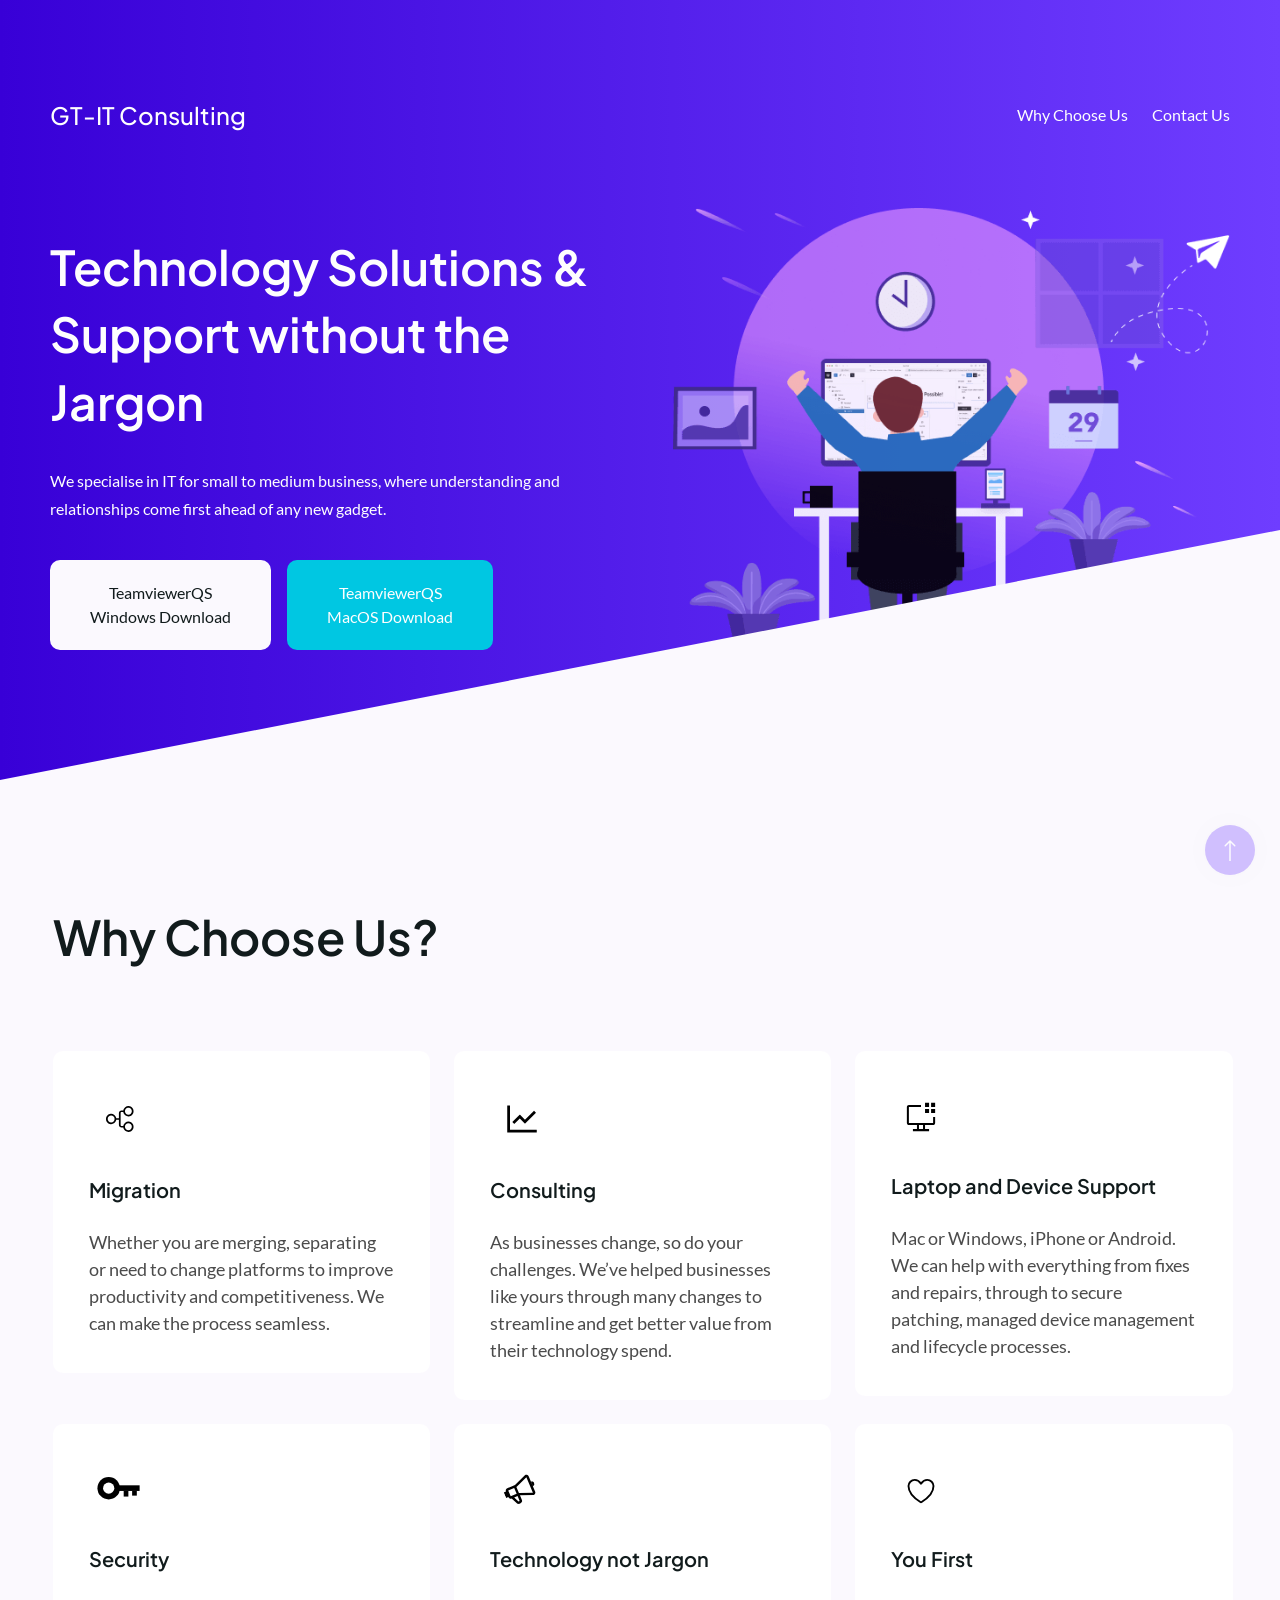
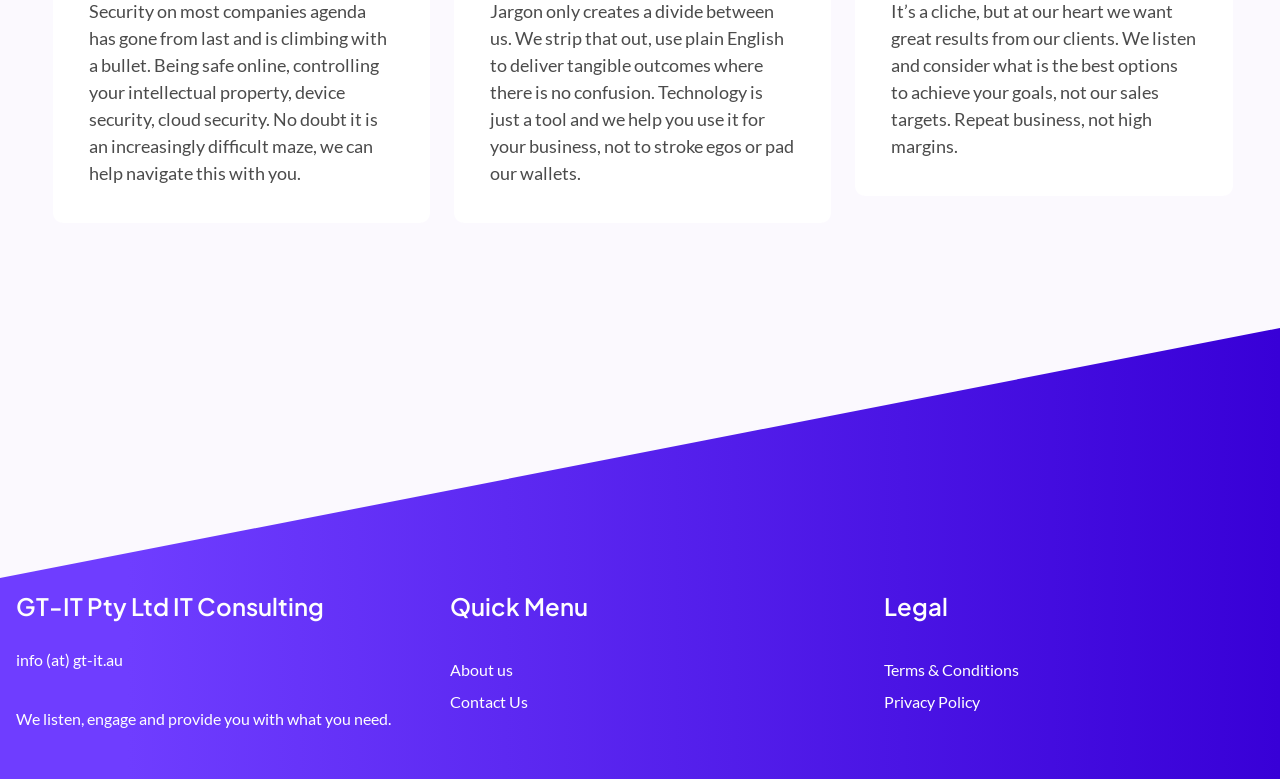
<file: index.html>
<!DOCTYPE html>
<html lang="en-US">
<head><meta charset="UTF-8">
	
	<meta name="viewport" content="width=device-width, initial-scale=1">
<meta name="robots" content="max-image-preview:large">
<title>GT-IT Consulting</title>
<link rel="alternate" type="application/rss+xml" title="GT-IT Consulting » Feed" href="/feed/">
<link rel="alternate" type="application/rss+xml" title="GT-IT Consulting » Comments Feed" href="/comments/feed/">
<style id="gt-it-custom-css">
/* Hide #Why label above Why Choose Us heading */
#why h6.wp-block-heading.has-foreground-color { display: none; }
/* Hero diagonal triangle: match background-alt so it blends into Why Choose Us */
.wp-block-cover.fotawpbanner-with-slantbottom::before {
  border-color: transparent transparent var(--wp--preset--color--background-alt) transparent !important;
	  pointer-events: none;
}

.footer-topslant {
  position: relative;
  overflow: visible;
  padding-top: 260px !important;
}
.footer-topslant::before {
  content: "";
  width: 0;
  height: 0;
  position: absolute;
  left: 0;
  top: 0;
  border-style: solid;
  border-width: 250px 100vw 0 0;
  border-color: var(--wp--preset--color--background-alt) transparent transparent transparent;
  z-index: 3;
}
</style>
<style id="wp-img-auto-sizes-contain-inline-css">
img:is([sizes=auto i],[sizes^="auto," i]){contain-intrinsic-size:3000px 1500px}
/*# sourceURL=wp-img-auto-sizes-contain-inline-css */
</style>
<style id="wp-block-site-title-inline-css">
.wp-block-site-title{box-sizing:border-box}.wp-block-site-title :where(a){color:inherit;font-family:inherit;font-size:inherit;font-style:inherit;font-weight:inherit;letter-spacing:inherit;line-height:inherit;text-decoration:inherit}
/*# sourceURL=/wp-includes/blocks/site-title/style.min.css */
</style>
<style id="wp-block-group-inline-css">
.wp-block-group{box-sizing:border-box}:where(.wp-block-group.wp-block-group-is-layout-constrained){position:relative}
/*# sourceURL=/wp-includes/blocks/group/style.min.css */
</style>
<style id="wp-block-group-theme-inline-css">
:where(.wp-block-group.has-background){padding:1.25em 2.375em}
/*# sourceURL=/wp-includes/blocks/group/theme.min.css */
</style>
<style id="wp-block-navigation-link-inline-css">
.wp-block-navigation .wp-block-navigation-item__label{overflow-wrap:break-word}.wp-block-navigation .wp-block-navigation-item__description{display:none}.link-ui-tools{outline:1px solid #f0f0f0;padding:8px}.link-ui-block-inserter{padding-top:8px}.link-ui-block-inserter__back{margin-left:8px;text-transform:uppercase}
/*# sourceURL=/wp-includes/blocks/navigation-link/style.min.css */
</style>
<link rel="stylesheet" id="wp-block-navigation-css" href="/wp-includes/blocks/navigation/style.min.css?ver=6.9.1" media="all">
<style id="wp-block-spacer-inline-css">
.wp-block-spacer{clear:both}
/*# sourceURL=/wp-includes/blocks/spacer/style.min.css */
</style>
<style id="wp-block-heading-inline-css">
h1:where(.wp-block-heading).has-background,h2:where(.wp-block-heading).has-background,h3:where(.wp-block-heading).has-background,h4:where(.wp-block-heading).has-background,h5:where(.wp-block-heading).has-background,h6:where(.wp-block-heading).has-background{padding:1.25em 2.375em}h1.has-text-align-left[style*=writing-mode]:where([style*=vertical-lr]),h1.has-text-align-right[style*=writing-mode]:where([style*=vertical-rl]),h2.has-text-align-left[style*=writing-mode]:where([style*=vertical-lr]),h2.has-text-align-right[style*=writing-mode]:where([style*=vertical-rl]),h3.has-text-align-left[style*=writing-mode]:where([style*=vertical-lr]),h3.has-text-align-right[style*=writing-mode]:where([style*=vertical-rl]),h4.has-text-align-left[style*=writing-mode]:where([style*=vertical-lr]),h4.has-text-align-right[style*=writing-mode]:where([style*=vertical-rl]),h5.has-text-align-left[style*=writing-mode]:where([style*=vertical-lr]),h5.has-text-align-right[style*=writing-mode]:where([style*=vertical-rl]),h6.has-text-align-left[style*=writing-mode]:where([style*=vertical-lr]),h6.has-text-align-right[style*=writing-mode]:where([style*=vertical-rl]){rotate:180deg}
/*# sourceURL=/wp-includes/blocks/heading/style.min.css */
</style>
<style id="wp-block-paragraph-inline-css">
.is-small-text{font-size:.875em}.is-regular-text{font-size:1em}.is-large-text{font-size:2.25em}.is-larger-text{font-size:3em}.has-drop-cap:not(:focus):first-letter{float:left;font-size:8.4em;font-style:normal;font-weight:100;line-height:.68;margin:.05em .1em 0 0;text-transform:uppercase}body.rtl .has-drop-cap:not(:focus):first-letter{float:none;margin-left:.1em}p.has-drop-cap.has-background{overflow:hidden}:root :where(p.has-background){padding:1.25em 2.375em}:where(p.has-text-color:not(.has-link-color)) a{color:inherit}p.has-text-align-left[style*="writing-mode:vertical-lr"],p.has-text-align-right[style*="writing-mode:vertical-rl"]{rotate:180deg}
/*# sourceURL=/wp-includes/blocks/paragraph/style.min.css */
</style>
<style id="wp-block-button-inline-css">
.wp-block-button__link{align-content:center;box-sizing:border-box;cursor:pointer;display:inline-block;height:100%;text-align:center;word-break:break-word}.wp-block-button__link.aligncenter{text-align:center}.wp-block-button__link.alignright{text-align:right}:where(.wp-block-button__link){border-radius:9999px;box-shadow:none;padding:calc(.667em + 2px) calc(1.333em + 2px);text-decoration:none}.wp-block-button[style*=text-decoration] .wp-block-button__link{text-decoration:inherit}.wp-block-buttons>.wp-block-button.has-custom-width{max-width:none}.wp-block-buttons>.wp-block-button.has-custom-width .wp-block-button__link{width:100%}.wp-block-buttons>.wp-block-button.has-custom-font-size .wp-block-button__link{font-size:inherit}.wp-block-buttons>.wp-block-button.wp-block-button__width-25{width:calc(25% - var(--wp--style--block-gap, .5em)*.75)}.wp-block-buttons>.wp-block-button.wp-block-button__width-50{width:calc(50% - var(--wp--style--block-gap, .5em)*.5)}.wp-block-buttons>.wp-block-button.wp-block-button__width-75{width:calc(75% - var(--wp--style--block-gap, .5em)*.25)}.wp-block-buttons>.wp-block-button.wp-block-button__width-100{flex-basis:100%;width:100%}.wp-block-buttons.is-vertical>.wp-block-button.wp-block-button__width-25{width:25%}.wp-block-buttons.is-vertical>.wp-block-button.wp-block-button__width-50{width:50%}.wp-block-buttons.is-vertical>.wp-block-button.wp-block-button__width-75{width:75%}.wp-block-button.is-style-squared,.wp-block-button__link.wp-block-button.is-style-squared{border-radius:0}.wp-block-button.no-border-radius,.wp-block-button__link.no-border-radius{border-radius:0!important}:root :where(.wp-block-button .wp-block-button__link.is-style-outline),:root :where(.wp-block-button.is-style-outline>.wp-block-button__link){border:2px solid;padding:.667em 1.333em}:root :where(.wp-block-button .wp-block-button__link.is-style-outline:not(.has-text-color)),:root :where(.wp-block-button.is-style-outline>.wp-block-button__link:not(.has-text-color)){color:currentColor}:root :where(.wp-block-button .wp-block-button__link.is-style-outline:not(.has-background)),:root :where(.wp-block-button.is-style-outline>.wp-block-button__link:not(.has-background)){background-color:initial;background-image:none}
/*# sourceURL=/wp-includes/blocks/button/style.min.css */
</style>
<style id="wp-block-buttons-inline-css">
.wp-block-buttons{box-sizing:border-box}.wp-block-buttons.is-vertical{flex-direction:column}.wp-block-buttons.is-vertical>.wp-block-button:last-child{margin-bottom:0}.wp-block-buttons>.wp-block-button{display:inline-block;margin:0}.wp-block-buttons.is-content-justification-left{justify-content:flex-start}.wp-block-buttons.is-content-justification-left.is-vertical{align-items:flex-start}.wp-block-buttons.is-content-justification-center{justify-content:center}.wp-block-buttons.is-content-justification-center.is-vertical{align-items:center}.wp-block-buttons.is-content-justification-right{justify-content:flex-end}.wp-block-buttons.is-content-justification-right.is-vertical{align-items:flex-end}.wp-block-buttons.is-content-justification-space-between{justify-content:space-between}.wp-block-buttons.aligncenter{text-align:center}.wp-block-buttons:not(.is-content-justification-space-between,.is-content-justification-right,.is-content-justification-left,.is-content-justification-center) .wp-block-button.aligncenter{margin-left:auto;margin-right:auto;width:100%}.wp-block-buttons[style*=text-decoration] .wp-block-button,.wp-block-buttons[style*=text-decoration] .wp-block-button__link{text-decoration:inherit}.wp-block-buttons.has-custom-font-size .wp-block-button__link{font-size:inherit}.wp-block-buttons .wp-block-button__link{width:100%}.wp-block-button.aligncenter{text-align:center}
/*# sourceURL=/wp-includes/blocks/buttons/style.min.css */
</style>
<style id="wp-block-image-inline-css">
.wp-block-image>a,.wp-block-image>figure>a{display:inline-block}.wp-block-image img{box-sizing:border-box;height:auto;max-width:100%;vertical-align:bottom}@media not (prefers-reduced-motion){.wp-block-image img.hide{visibility:hidden}.wp-block-image img.show{animation:show-content-image .4s}}.wp-block-image[style*=border-radius] img,.wp-block-image[style*=border-radius]>a{border-radius:inherit}.wp-block-image.has-custom-border img{box-sizing:border-box}.wp-block-image.aligncenter{text-align:center}.wp-block-image.alignfull>a,.wp-block-image.alignwide>a{width:100%}.wp-block-image.alignfull img,.wp-block-image.alignwide img{height:auto;width:100%}.wp-block-image .aligncenter,.wp-block-image .alignleft,.wp-block-image .alignright,.wp-block-image.aligncenter,.wp-block-image.alignleft,.wp-block-image.alignright{display:table}.wp-block-image .aligncenter>figcaption,.wp-block-image .alignleft>figcaption,.wp-block-image .alignright>figcaption,.wp-block-image.aligncenter>figcaption,.wp-block-image.alignleft>figcaption,.wp-block-image.alignright>figcaption{caption-side:bottom;display:table-caption}.wp-block-image .alignleft{float:left;margin:.5em 1em .5em 0}.wp-block-image .alignright{float:right;margin:.5em 0 .5em 1em}.wp-block-image .aligncenter{margin-left:auto;margin-right:auto}.wp-block-image :where(figcaption){margin-bottom:1em;margin-top:.5em}.wp-block-image.is-style-circle-mask img{border-radius:9999px}@supports ((-webkit-mask-image:none) or (mask-image:none)) or (-webkit-mask-image:none){.wp-block-image.is-style-circle-mask img{border-radius:0;-webkit-mask-image:url('data:image/svg+xml;utf8,<svg viewBox="0 0 100 100" xmlns="http://www.w3.org/2000/svg"><circle cx="50" cy="50" r="50"/></svg>');mask-image:url('data:image/svg+xml;utf8,<svg viewBox="0 0 100 100" xmlns="http://www.w3.org/2000/svg"><circle cx="50" cy="50" r="50"/></svg>');mask-mode:alpha;-webkit-mask-position:center;mask-position:center;-webkit-mask-repeat:no-repeat;mask-repeat:no-repeat;-webkit-mask-size:contain;mask-size:contain}}:root :where(.wp-block-image.is-style-rounded img,.wp-block-image .is-style-rounded img){border-radius:9999px}.wp-block-image figure{margin:0}.wp-lightbox-container{display:flex;flex-direction:column;position:relative}.wp-lightbox-container img{cursor:zoom-in}.wp-lightbox-container img:hover+button{opacity:1}.wp-lightbox-container button{align-items:center;backdrop-filter:blur(16px) saturate(180%);background-color:#5a5a5a40;border:none;border-radius:4px;cursor:zoom-in;display:flex;height:20px;justify-content:center;opacity:0;padding:0;position:absolute;right:16px;text-align:center;top:16px;width:20px;z-index:100}@media not (prefers-reduced-motion){.wp-lightbox-container button{transition:opacity .2s ease}}.wp-lightbox-container button:focus-visible{outline:3px auto #5a5a5a40;outline:3px auto -webkit-focus-ring-color;outline-offset:3px}.wp-lightbox-container button:hover{cursor:pointer;opacity:1}.wp-lightbox-container button:focus{opacity:1}.wp-lightbox-container button:focus,.wp-lightbox-container button:hover,.wp-lightbox-container button:not(:hover):not(:active):not(.has-background){background-color:#5a5a5a40;border:none}.wp-lightbox-overlay{box-sizing:border-box;cursor:zoom-out;height:100vh;left:0;overflow:hidden;position:fixed;top:0;visibility:hidden;width:100%;z-index:100000}.wp-lightbox-overlay .close-button{align-items:center;cursor:pointer;display:flex;justify-content:center;min-height:40px;min-width:40px;padding:0;position:absolute;right:calc(env(safe-area-inset-right) + 16px);top:calc(env(safe-area-inset-top) + 16px);z-index:5000000}.wp-lightbox-overlay .close-button:focus,.wp-lightbox-overlay .close-button:hover,.wp-lightbox-overlay .close-button:not(:hover):not(:active):not(.has-background){background:none;border:none}.wp-lightbox-overlay .lightbox-image-container{height:var(--wp--lightbox-container-height);left:50%;overflow:hidden;position:absolute;top:50%;transform:translate(-50%,-50%);transform-origin:top left;width:var(--wp--lightbox-container-width);z-index:9999999999}.wp-lightbox-overlay .wp-block-image{align-items:center;box-sizing:border-box;display:flex;height:100%;justify-content:center;margin:0;position:relative;transform-origin:0 0;width:100%;z-index:3000000}.wp-lightbox-overlay .wp-block-image img{height:var(--wp--lightbox-image-height);min-height:var(--wp--lightbox-image-height);min-width:var(--wp--lightbox-image-width);width:var(--wp--lightbox-image-width)}.wp-lightbox-overlay .wp-block-image figcaption{display:none}.wp-lightbox-overlay button{background:none;border:none}.wp-lightbox-overlay .scrim{background-color:#fff;height:100%;opacity:.9;position:absolute;width:100%;z-index:2000000}.wp-lightbox-overlay.active{visibility:visible}@media not (prefers-reduced-motion){.wp-lightbox-overlay.active{animation:turn-on-visibility .25s both}.wp-lightbox-overlay.active img{animation:turn-on-visibility .35s both}.wp-lightbox-overlay.show-closing-animation:not(.active){animation:turn-off-visibility .35s both}.wp-lightbox-overlay.show-closing-animation:not(.active) img{animation:turn-off-visibility .25s both}.wp-lightbox-overlay.zoom.active{animation:none;opacity:1;visibility:visible}.wp-lightbox-overlay.zoom.active .lightbox-image-container{animation:lightbox-zoom-in .4s}.wp-lightbox-overlay.zoom.active .lightbox-image-container img{animation:none}.wp-lightbox-overlay.zoom.active .scrim{animation:turn-on-visibility .4s forwards}.wp-lightbox-overlay.zoom.show-closing-animation:not(.active){animation:none}.wp-lightbox-overlay.zoom.show-closing-animation:not(.active) .lightbox-image-container{animation:lightbox-zoom-out .4s}.wp-lightbox-overlay.zoom.show-closing-animation:not(.active) .lightbox-image-container img{animation:none}.wp-lightbox-overlay.zoom.show-closing-animation:not(.active) .scrim{animation:turn-off-visibility .4s forwards}}@keyframes show-content-image{0%{visibility:hidden}99%{visibility:hidden}to{visibility:visible}}@keyframes turn-on-visibility{0%{opacity:0}to{opacity:1}}@keyframes turn-off-visibility{0%{opacity:1;visibility:visible}99%{opacity:0;visibility:visible}to{opacity:0;visibility:hidden}}@keyframes lightbox-zoom-in{0%{transform:translate(calc((-100vw + var(--wp--lightbox-scrollbar-width))/2 + var(--wp--lightbox-initial-left-position)),calc(-50vh + var(--wp--lightbox-initial-top-position))) scale(var(--wp--lightbox-scale))}to{transform:translate(-50%,-50%) scale(1)}}@keyframes lightbox-zoom-out{0%{transform:translate(-50%,-50%) scale(1);visibility:visible}99%{visibility:visible}to{transform:translate(calc((-100vw + var(--wp--lightbox-scrollbar-width))/2 + var(--wp--lightbox-initial-left-position)),calc(-50vh + var(--wp--lightbox-initial-top-position))) scale(var(--wp--lightbox-scale));visibility:hidden}}
/*# sourceURL=/wp-includes/blocks/image/style.min.css */
</style>
<style id="wp-block-image-theme-inline-css">
:root :where(.wp-block-image figcaption){color:#555;font-size:13px;text-align:center}.is-dark-theme :root :where(.wp-block-image figcaption){color:#ffffffa6}.wp-block-image{margin:0 0 1em}
/*# sourceURL=/wp-includes/blocks/image/theme.min.css */
</style>
<style id="wp-block-columns-inline-css">
.wp-block-columns{box-sizing:border-box;display:flex;flex-wrap:wrap!important}@media (min-width:782px){.wp-block-columns{flex-wrap:nowrap!important}}.wp-block-columns{align-items:normal!important}.wp-block-columns.are-vertically-aligned-top{align-items:flex-start}.wp-block-columns.are-vertically-aligned-center{align-items:center}.wp-block-columns.are-vertically-aligned-bottom{align-items:flex-end}@media (max-width:781px){.wp-block-columns:not(.is-not-stacked-on-mobile)>.wp-block-column{flex-basis:100%!important}}@media (min-width:782px){.wp-block-columns:not(.is-not-stacked-on-mobile)>.wp-block-column{flex-basis:0;flex-grow:1}.wp-block-columns:not(.is-not-stacked-on-mobile)>.wp-block-column[style*=flex-basis]{flex-grow:0}}.wp-block-columns.is-not-stacked-on-mobile{flex-wrap:nowrap!important}.wp-block-columns.is-not-stacked-on-mobile>.wp-block-column{flex-basis:0;flex-grow:1}.wp-block-columns.is-not-stacked-on-mobile>.wp-block-column[style*=flex-basis]{flex-grow:0}:where(.wp-block-columns){margin-bottom:1.75em}:where(.wp-block-columns.has-background){padding:1.25em 2.375em}.wp-block-column{flex-grow:1;min-width:0;overflow-wrap:break-word;word-break:break-word}.wp-block-column.is-vertically-aligned-top{align-self:flex-start}.wp-block-column.is-vertically-aligned-center{align-self:center}.wp-block-column.is-vertically-aligned-bottom{align-self:flex-end}.wp-block-column.is-vertically-aligned-stretch{align-self:stretch}.wp-block-column.is-vertically-aligned-bottom,.wp-block-column.is-vertically-aligned-center,.wp-block-column.is-vertically-aligned-top{width:100%}
/*# sourceURL=/wp-includes/blocks/columns/style.min.css */
</style>
<link rel="stylesheet" id="wp-block-cover-css" href="/wp-includes/blocks/cover/style.min.css?ver=6.9.1" media="all">
<style id="wp-block-template-part-theme-inline-css">
:root :where(.wp-block-template-part.has-background){margin-bottom:0;margin-top:0;padding:1.25em 2.375em}
/*# sourceURL=/wp-includes/blocks/template-part/theme.min.css */
</style>
<link rel="stylesheet" id="wp-block-gallery-css" href="/wp-includes/blocks/gallery/style.min.css?ver=6.9.1" media="all">
<style id="wp-block-gallery-theme-inline-css">
.blocks-gallery-caption{color:#555;font-size:13px;text-align:center}.is-dark-theme .blocks-gallery-caption{color:#ffffffa6}
/*# sourceURL=/wp-includes/blocks/gallery/theme.min.css */
</style>
<style id="wp-block-social-links-inline-css">
.wp-block-social-links{background:none;box-sizing:border-box;margin-left:0;padding-left:0;padding-right:0;text-indent:0}.wp-block-social-links .wp-social-link a,.wp-block-social-links .wp-social-link a:hover{border-bottom:0;box-shadow:none;text-decoration:none}.wp-block-social-links .wp-social-link svg{height:1em;width:1em}.wp-block-social-links .wp-social-link span:not(.screen-reader-text){font-size:.65em;margin-left:.5em;margin-right:.5em}.wp-block-social-links.has-small-icon-size{font-size:16px}.wp-block-social-links,.wp-block-social-links.has-normal-icon-size{font-size:24px}.wp-block-social-links.has-large-icon-size{font-size:36px}.wp-block-social-links.has-huge-icon-size{font-size:48px}.wp-block-social-links.aligncenter{display:flex;justify-content:center}.wp-block-social-links.alignright{justify-content:flex-end}.wp-block-social-link{border-radius:9999px;display:block}@media not (prefers-reduced-motion){.wp-block-social-link{transition:transform .1s ease}}.wp-block-social-link{height:auto}.wp-block-social-link a{align-items:center;display:flex;line-height:0}.wp-block-social-link:hover{transform:scale(1.1)}.wp-block-social-links .wp-block-social-link.wp-social-link{display:inline-block;margin:0;padding:0}.wp-block-social-links .wp-block-social-link.wp-social-link .wp-block-social-link-anchor,.wp-block-social-links .wp-block-social-link.wp-social-link .wp-block-social-link-anchor svg,.wp-block-social-links .wp-block-social-link.wp-social-link .wp-block-social-link-anchor:active,.wp-block-social-links .wp-block-social-link.wp-social-link .wp-block-social-link-anchor:hover,.wp-block-social-links .wp-block-social-link.wp-social-link .wp-block-social-link-anchor:visited{color:currentColor;fill:currentColor}:where(.wp-block-social-links:not(.is-style-logos-only)) .wp-social-link{background-color:#f0f0f0;color:#444}:where(.wp-block-social-links:not(.is-style-logos-only)) .wp-social-link-amazon{background-color:#f90;color:#fff}:where(.wp-block-social-links:not(.is-style-logos-only)) .wp-social-link-bandcamp{background-color:#1ea0c3;color:#fff}:where(.wp-block-social-links:not(.is-style-logos-only)) .wp-social-link-behance{background-color:#0757fe;color:#fff}:where(.wp-block-social-links:not(.is-style-logos-only)) .wp-social-link-bluesky{background-color:#0a7aff;color:#fff}:where(.wp-block-social-links:not(.is-style-logos-only)) .wp-social-link-codepen{background-color:#1e1f26;color:#fff}:where(.wp-block-social-links:not(.is-style-logos-only)) .wp-social-link-deviantart{background-color:#02e49b;color:#fff}:where(.wp-block-social-links:not(.is-style-logos-only)) .wp-social-link-discord{background-color:#5865f2;color:#fff}:where(.wp-block-social-links:not(.is-style-logos-only)) .wp-social-link-dribbble{background-color:#e94c89;color:#fff}:where(.wp-block-social-links:not(.is-style-logos-only)) .wp-social-link-dropbox{background-color:#4280ff;color:#fff}:where(.wp-block-social-links:not(.is-style-logos-only)) .wp-social-link-etsy{background-color:#f45800;color:#fff}:where(.wp-block-social-links:not(.is-style-logos-only)) .wp-social-link-facebook{background-color:#0866ff;color:#fff}:where(.wp-block-social-links:not(.is-style-logos-only)) .wp-social-link-fivehundredpx{background-color:#000;color:#fff}:where(.wp-block-social-links:not(.is-style-logos-only)) .wp-social-link-flickr{background-color:#0461dd;color:#fff}:where(.wp-block-social-links:not(.is-style-logos-only)) .wp-social-link-foursquare{background-color:#e65678;color:#fff}:where(.wp-block-social-links:not(.is-style-logos-only)) .wp-social-link-github{background-color:#24292d;color:#fff}:where(.wp-block-social-links:not(.is-style-logos-only)) .wp-social-link-goodreads{background-color:#eceadd;color:#382110}:where(.wp-block-social-links:not(.is-style-logos-only)) .wp-social-link-google{background-color:#ea4434;color:#fff}:where(.wp-block-social-links:not(.is-style-logos-only)) .wp-social-link-gravatar{background-color:#1d4fc4;color:#fff}:where(.wp-block-social-links:not(.is-style-logos-only)) .wp-social-link-instagram{background-color:#f00075;color:#fff}:where(.wp-block-social-links:not(.is-style-logos-only)) .wp-social-link-lastfm{background-color:#e21b24;color:#fff}:where(.wp-block-social-links:not(.is-style-logos-only)) .wp-social-link-linkedin{background-color:#0d66c2;color:#fff}:where(.wp-block-social-links:not(.is-style-logos-only)) .wp-social-link-mastodon{background-color:#3288d4;color:#fff}:where(.wp-block-social-links:not(.is-style-logos-only)) .wp-social-link-medium{background-color:#000;color:#fff}:where(.wp-block-social-links:not(.is-style-logos-only)) .wp-social-link-meetup{background-color:#f6405f;color:#fff}:where(.wp-block-social-links:not(.is-style-logos-only)) .wp-social-link-patreon{background-color:#000;color:#fff}:where(.wp-block-social-links:not(.is-style-logos-only)) .wp-social-link-pinterest{background-color:#e60122;color:#fff}:where(.wp-block-social-links:not(.is-style-logos-only)) .wp-social-link-pocket{background-color:#ef4155;color:#fff}:where(.wp-block-social-links:not(.is-style-logos-only)) .wp-social-link-reddit{background-color:#ff4500;color:#fff}:where(.wp-block-social-links:not(.is-style-logos-only)) .wp-social-link-skype{background-color:#0478d7;color:#fff}:where(.wp-block-social-links:not(.is-style-logos-only)) .wp-social-link-snapchat{background-color:#fefc00;color:#fff;stroke:#000}:where(.wp-block-social-links:not(.is-style-logos-only)) .wp-social-link-soundcloud{background-color:#ff5600;color:#fff}:where(.wp-block-social-links:not(.is-style-logos-only)) .wp-social-link-spotify{background-color:#1bd760;color:#fff}:where(.wp-block-social-links:not(.is-style-logos-only)) .wp-social-link-telegram{background-color:#2aabee;color:#fff}:where(.wp-block-social-links:not(.is-style-logos-only)) .wp-social-link-threads{background-color:#000;color:#fff}:where(.wp-block-social-links:not(.is-style-logos-only)) .wp-social-link-tiktok{background-color:#000;color:#fff}:where(.wp-block-social-links:not(.is-style-logos-only)) .wp-social-link-tumblr{background-color:#011835;color:#fff}:where(.wp-block-social-links:not(.is-style-logos-only)) .wp-social-link-twitch{background-color:#6440a4;color:#fff}:where(.wp-block-social-links:not(.is-style-logos-only)) .wp-social-link-twitter{background-color:#1da1f2;color:#fff}:where(.wp-block-social-links:not(.is-style-logos-only)) .wp-social-link-vimeo{background-color:#1eb7ea;color:#fff}:where(.wp-block-social-links:not(.is-style-logos-only)) .wp-social-link-vk{background-color:#4680c2;color:#fff}:where(.wp-block-social-links:not(.is-style-logos-only)) .wp-social-link-wordpress{background-color:#3499cd;color:#fff}:where(.wp-block-social-links:not(.is-style-logos-only)) .wp-social-link-whatsapp{background-color:#25d366;color:#fff}:where(.wp-block-social-links:not(.is-style-logos-only)) .wp-social-link-x{background-color:#000;color:#fff}:where(.wp-block-social-links:not(.is-style-logos-only)) .wp-social-link-yelp{background-color:#d32422;color:#fff}:where(.wp-block-social-links:not(.is-style-logos-only)) .wp-social-link-youtube{background-color:red;color:#fff}:where(.wp-block-social-links.is-style-logos-only) .wp-social-link{background:none}:where(.wp-block-social-links.is-style-logos-only) .wp-social-link svg{height:1.25em;width:1.25em}:where(.wp-block-social-links.is-style-logos-only) .wp-social-link-amazon{color:#f90}:where(.wp-block-social-links.is-style-logos-only) .wp-social-link-bandcamp{color:#1ea0c3}:where(.wp-block-social-links.is-style-logos-only) .wp-social-link-behance{color:#0757fe}:where(.wp-block-social-links.is-style-logos-only) .wp-social-link-bluesky{color:#0a7aff}:where(.wp-block-social-links.is-style-logos-only) .wp-social-link-codepen{color:#1e1f26}:where(.wp-block-social-links.is-style-logos-only) .wp-social-link-deviantart{color:#02e49b}:where(.wp-block-social-links.is-style-logos-only) .wp-social-link-discord{color:#5865f2}:where(.wp-block-social-links.is-style-logos-only) .wp-social-link-dribbble{color:#e94c89}:where(.wp-block-social-links.is-style-logos-only) .wp-social-link-dropbox{color:#4280ff}:where(.wp-block-social-links.is-style-logos-only) .wp-social-link-etsy{color:#f45800}:where(.wp-block-social-links.is-style-logos-only) .wp-social-link-facebook{color:#0866ff}:where(.wp-block-social-links.is-style-logos-only) .wp-social-link-fivehundredpx{color:#000}:where(.wp-block-social-links.is-style-logos-only) .wp-social-link-flickr{color:#0461dd}:where(.wp-block-social-links.is-style-logos-only) .wp-social-link-foursquare{color:#e65678}:where(.wp-block-social-links.is-style-logos-only) .wp-social-link-github{color:#24292d}:where(.wp-block-social-links.is-style-logos-only) .wp-social-link-goodreads{color:#382110}:where(.wp-block-social-links.is-style-logos-only) .wp-social-link-google{color:#ea4434}:where(.wp-block-social-links.is-style-logos-only) .wp-social-link-gravatar{color:#1d4fc4}:where(.wp-block-social-links.is-style-logos-only) .wp-social-link-instagram{color:#f00075}:where(.wp-block-social-links.is-style-logos-only) .wp-social-link-lastfm{color:#e21b24}:where(.wp-block-social-links.is-style-logos-only) .wp-social-link-linkedin{color:#0d66c2}:where(.wp-block-social-links.is-style-logos-only) .wp-social-link-mastodon{color:#3288d4}:where(.wp-block-social-links.is-style-logos-only) .wp-social-link-medium{color:#000}:where(.wp-block-social-links.is-style-logos-only) .wp-social-link-meetup{color:#f6405f}:where(.wp-block-social-links.is-style-logos-only) .wp-social-link-patreon{color:#000}:where(.wp-block-social-links.is-style-logos-only) .wp-social-link-pinterest{color:#e60122}:where(.wp-block-social-links.is-style-logos-only) .wp-social-link-pocket{color:#ef4155}:where(.wp-block-social-links.is-style-logos-only) .wp-social-link-reddit{color:#ff4500}:where(.wp-block-social-links.is-style-logos-only) .wp-social-link-skype{color:#0478d7}:where(.wp-block-social-links.is-style-logos-only) .wp-social-link-snapchat{color:#fff;stroke:#000}:where(.wp-block-social-links.is-style-logos-only) .wp-social-link-soundcloud{color:#ff5600}:where(.wp-block-social-links.is-style-logos-only) .wp-social-link-spotify{color:#1bd760}:where(.wp-block-social-links.is-style-logos-only) .wp-social-link-telegram{color:#2aabee}:where(.wp-block-social-links.is-style-logos-only) .wp-social-link-threads{color:#000}:where(.wp-block-social-links.is-style-logos-only) .wp-social-link-tiktok{color:#000}:where(.wp-block-social-links.is-style-logos-only) .wp-social-link-tumblr{color:#011835}:where(.wp-block-social-links.is-style-logos-only) .wp-social-link-twitch{color:#6440a4}:where(.wp-block-social-links.is-style-logos-only) .wp-social-link-twitter{color:#1da1f2}:where(.wp-block-social-links.is-style-logos-only) .wp-social-link-vimeo{color:#1eb7ea}:where(.wp-block-social-links.is-style-logos-only) .wp-social-link-vk{color:#4680c2}:where(.wp-block-social-links.is-style-logos-only) .wp-social-link-whatsapp{color:#25d366}:where(.wp-block-social-links.is-style-logos-only) .wp-social-link-wordpress{color:#3499cd}:where(.wp-block-social-links.is-style-logos-only) .wp-social-link-x{color:#000}:where(.wp-block-social-links.is-style-logos-only) .wp-social-link-yelp{color:#d32422}:where(.wp-block-social-links.is-style-logos-only) .wp-social-link-youtube{color:red}.wp-block-social-links.is-style-pill-shape .wp-social-link{width:auto}:root :where(.wp-block-social-links .wp-social-link a){padding:.25em}:root :where(.wp-block-social-links.is-style-logos-only .wp-social-link a){padding:0}:root :where(.wp-block-social-links.is-style-pill-shape .wp-social-link a){padding-left:.6666666667em;padding-right:.6666666667em}.wp-block-social-links:not(.has-icon-color):not(.has-icon-background-color) .wp-social-link-snapchat .wp-block-social-link-label{color:#000}
/*# sourceURL=/wp-includes/blocks/social-links/style.min.css */
</style>
<style id="wp-block-list-inline-css">
ol,ul{box-sizing:border-box}:root :where(.wp-block-list.has-background){padding:1.25em 2.375em}
/*# sourceURL=/wp-includes/blocks/list/style.min.css */
</style>
<style id="wp-emoji-styles-inline-css">

	img.wp-smiley, img.emoji {
		display: inline !important;
		border: none !important;
		box-shadow: none !important;
		height: 1em !important;
		width: 1em !important;
		margin: 0 0.07em !important;
		vertical-align: -0.1em !important;
		background: none !important;
		padding: 0 !important;
	}
/*# sourceURL=wp-emoji-styles-inline-css */
</style>
<style id="wp-block-library-inline-css">
:root{--wp-block-synced-color:#7a00df;--wp-block-synced-color--rgb:122,0,223;--wp-bound-block-color:var(--wp-block-synced-color);--wp-editor-canvas-background:#ddd;--wp-admin-theme-color:#007cba;--wp-admin-theme-color--rgb:0,124,186;--wp-admin-theme-color-darker-10:#006ba1;--wp-admin-theme-color-darker-10--rgb:0,107,160.5;--wp-admin-theme-color-darker-20:#005a87;--wp-admin-theme-color-darker-20--rgb:0,90,135;--wp-admin-border-width-focus:2px}@media (min-resolution:192dpi){:root{--wp-admin-border-width-focus:1.5px}}.wp-element-button{cursor:pointer}:root .has-very-light-gray-background-color{background-color:#eee}:root .has-very-dark-gray-background-color{background-color:#313131}:root .has-very-light-gray-color{color:#eee}:root .has-very-dark-gray-color{color:#313131}:root .has-vivid-green-cyan-to-vivid-cyan-blue-gradient-background{background:linear-gradient(135deg,#00d084,#0693e3)}:root .has-purple-crush-gradient-background{background:linear-gradient(135deg,#34e2e4,#4721fb 50%,#ab1dfe)}:root .has-hazy-dawn-gradient-background{background:linear-gradient(135deg,#faaca8,#dad0ec)}:root .has-subdued-olive-gradient-background{background:linear-gradient(135deg,#fafae1,#67a671)}:root .has-atomic-cream-gradient-background{background:linear-gradient(135deg,#fdd79a,#004a59)}:root .has-nightshade-gradient-background{background:linear-gradient(135deg,#330968,#31cdcf)}:root .has-midnight-gradient-background{background:linear-gradient(135deg,#020381,#2874fc)}:root{--wp--preset--font-size--normal:16px;--wp--preset--font-size--huge:42px}.has-regular-font-size{font-size:1em}.has-larger-font-size{font-size:2.625em}.has-normal-font-size{font-size:var(--wp--preset--font-size--normal)}.has-huge-font-size{font-size:var(--wp--preset--font-size--huge)}.has-text-align-center{text-align:center}.has-text-align-left{text-align:left}.has-text-align-right{text-align:right}.has-fit-text{white-space:nowrap!important}#end-resizable-editor-section{display:none}.aligncenter{clear:both}.items-justified-left{justify-content:flex-start}.items-justified-center{justify-content:center}.items-justified-right{justify-content:flex-end}.items-justified-space-between{justify-content:space-between}.screen-reader-text{border:0;clip-path:inset(50%);height:1px;margin:-1px;overflow:hidden;padding:0;position:absolute;width:1px;word-wrap:normal!important}.screen-reader-text:focus{background-color:#ddd;clip-path:none;color:#444;display:block;font-size:1em;height:auto;left:5px;line-height:normal;padding:15px 23px 14px;text-decoration:none;top:5px;width:auto;z-index:100000}html :where(.has-border-color){border-style:solid}html :where([style*=border-top-color]){border-top-style:solid}html :where([style*=border-right-color]){border-right-style:solid}html :where([style*=border-bottom-color]){border-bottom-style:solid}html :where([style*=border-left-color]){border-left-style:solid}html :where([style*=border-width]){border-style:solid}html :where([style*=border-top-width]){border-top-style:solid}html :where([style*=border-right-width]){border-right-style:solid}html :where([style*=border-bottom-width]){border-bottom-style:solid}html :where([style*=border-left-width]){border-left-style:solid}html :where(img[class*=wp-image-]){height:auto;max-width:100%}:where(figure){margin:0 0 1em}html :where(.is-position-sticky){--wp-admin--admin-bar--position-offset:var(--wp-admin--admin-bar--height,0px)}@media screen and (max-width:600px){html :where(.is-position-sticky){--wp-admin--admin-bar--position-offset:0px}}
/*# sourceURL=/wp-includes/css/dist/block-library/common.min.css */
</style>
<link rel="stylesheet" id="fotawp-blocks-style-css" href="/wp-content/themes/fotawp/assets/css/blocks.css?ver=6.9.1" media="all">
<style id="global-styles-inline-css">
:root{--wp--preset--aspect-ratio--square: 1;--wp--preset--aspect-ratio--4-3: 4/3;--wp--preset--aspect-ratio--3-4: 3/4;--wp--preset--aspect-ratio--3-2: 3/2;--wp--preset--aspect-ratio--2-3: 2/3;--wp--preset--aspect-ratio--16-9: 16/9;--wp--preset--aspect-ratio--9-16: 9/16;--wp--preset--color--black: #000000;--wp--preset--color--cyan-bluish-gray: #abb8c3;--wp--preset--color--white: #ffffff;--wp--preset--color--pale-pink: #f78da7;--wp--preset--color--vivid-red: #cf2e2e;--wp--preset--color--luminous-vivid-orange: #ff6900;--wp--preset--color--luminous-vivid-amber: #fcb900;--wp--preset--color--light-green-cyan: #7bdcb5;--wp--preset--color--vivid-green-cyan: #00d084;--wp--preset--color--pale-cyan-blue: #8ed1fc;--wp--preset--color--vivid-cyan-blue: #0693e3;--wp--preset--color--vivid-purple: #9b51e0;--wp--preset--color--primary: #3800D7;--wp--preset--color--secondary: #00C7E2;--wp--preset--color--tertiary: #6F3DFF;--wp--preset--color--tertiary-light: #EFEAF7;--wp--preset--color--accent: #966BF1;--wp--preset--color--accent-lite: #BF76D5;--wp--preset--color--background-alt: #FBF9FE;--wp--preset--color--foreground: #4B4B4B;--wp--preset--color--background: #ffffff;--wp--preset--color--heading-color: #111B1C;--wp--preset--color--sub-heading-color: #515151;--wp--preset--color--foregound-alt: #FEFEFE;--wp--preset--color--border-color: #EDEFF2;--wp--preset--color--post-meta-color: #767676;--wp--preset--color--extra-category-color: #DE0741;--wp--preset--color--overlay-header-bgcolor: #1D0F30;--wp--preset--color--transparent: #ffffff00;--wp--preset--gradient--vivid-cyan-blue-to-vivid-purple: linear-gradient(135deg,rgb(6,147,227) 0%,rgb(155,81,224) 100%);--wp--preset--gradient--light-green-cyan-to-vivid-green-cyan: linear-gradient(135deg,rgb(122,220,180) 0%,rgb(0,208,130) 100%);--wp--preset--gradient--luminous-vivid-amber-to-luminous-vivid-orange: linear-gradient(135deg,rgb(252,185,0) 0%,rgb(255,105,0) 100%);--wp--preset--gradient--luminous-vivid-orange-to-vivid-red: linear-gradient(135deg,rgb(255,105,0) 0%,rgb(207,46,46) 100%);--wp--preset--gradient--very-light-gray-to-cyan-bluish-gray: linear-gradient(135deg,rgb(238,238,238) 0%,rgb(169,184,195) 100%);--wp--preset--gradient--cool-to-warm-spectrum: linear-gradient(135deg,rgb(74,234,220) 0%,rgb(151,120,209) 20%,rgb(207,42,186) 40%,rgb(238,44,130) 60%,rgb(251,105,98) 80%,rgb(254,248,76) 100%);--wp--preset--gradient--blush-light-purple: linear-gradient(135deg,rgb(255,206,236) 0%,rgb(152,150,240) 100%);--wp--preset--gradient--blush-bordeaux: linear-gradient(135deg,rgb(254,205,165) 0%,rgb(254,45,45) 50%,rgb(107,0,62) 100%);--wp--preset--gradient--luminous-dusk: linear-gradient(135deg,rgb(255,203,112) 0%,rgb(199,81,192) 50%,rgb(65,88,208) 100%);--wp--preset--gradient--pale-ocean: linear-gradient(135deg,rgb(255,245,203) 0%,rgb(182,227,212) 50%,rgb(51,167,181) 100%);--wp--preset--gradient--electric-grass: linear-gradient(135deg,rgb(202,248,128) 0%,rgb(113,206,126) 100%);--wp--preset--gradient--midnight: linear-gradient(135deg,rgb(2,3,129) 0%,rgb(40,116,252) 100%);--wp--preset--gradient--first-primary-gradient: linear-gradient(90deg, var(--wp--preset--color--primary) 0%, var(--wp--preset--color--tertiary) 100%);--wp--preset--gradient--second-primary-gradient: linear-gradient(90deg, var(--wp--preset--color--tertiary) 10%,var(--wp--preset--color--primary) 100%);--wp--preset--gradient--third-primary-gradient: linear-gradient(290deg, var(--wp--preset--color--accent-lite) 0%, var(--wp--preset--color--accent) 60%, var(--wp--preset--color--primary) 120%);--wp--preset--gradient--fourth-primary-gradient: linear-gradient(135deg, var(--wp--preset--color--primary) 45%, var(--wp--preset--color--accent-lite) 100%);--wp--preset--gradient--fade-gradient: linear-gradient(108.08deg, #F3FEFF 49.32%, #E5DDFE 98.43%);--wp--preset--gradient--combination-gradient: linear-gradient(180deg, #00C7E2 0%, #3800D7 70%);--wp--preset--font-size--small: 16px;--wp--preset--font-size--medium: 20px;--wp--preset--font-size--large: 24px;--wp--preset--font-size--x-large: 34px;--wp--preset--font-size--xx-small: 12px;--wp--preset--font-size--x-small: 14px;--wp--preset--font-size--xx-large: 44px;--wp--preset--font-size--xxx-large: 56px;--wp--preset--font-size--xxxx-large: 74px;--wp--preset--font-family--albert-sans: "Albert Sans", sans-serif;--wp--preset--font-family--allura: "Allura", sans-serif;--wp--preset--font-family--dancing-script: "Dancing Script", sans-serif;--wp--preset--font-family--dm-sans: "DM Sans", sans-serif;--wp--preset--font-family--hanken-grotesk: "Hanken Grotesk", sans-serif;--wp--preset--font-family--ibm-plex-serif: "IBM Plex Serif", sans-serif;--wp--preset--font-family--inter: "Inter", sans-serif;--wp--preset--font-family--jost: "Jost", sans-serif;--wp--preset--font-family--body: "Lato", sans-serif;--wp--preset--font-family--league-spartan: "League Spartan", sans-serif;--wp--preset--font-family--merriweather: "Merriweather", sans-serif;--wp--preset--font-family--montserrat: "Montserrat", sans-serif;--wp--preset--font-family--nunito: "Nunito", sans-serif;--wp--preset--font-family--open-sans: "Open Sans", sans-serif;--wp--preset--font-family--oswald: "Oswald", sans-serif;--wp--preset--font-family--outfit: "Outfit", sans-serif;--wp--preset--font-family--pacifico: "Pacifico", sans-serif;--wp--preset--font-family--playfair-display: "Playfair Display", sans-serif;--wp--preset--font-family--plus-jakarta-sans: "Plus Jakarta Sans", sans-serif;--wp--preset--font-family--poppins: "Poppins", sans-serif;--wp--preset--font-family--public-sans: "Public Sans", sans-serif;--wp--preset--font-family--quicksand: "Quicksand", sans-serif;--wp--preset--font-family--raleway: "Raleway", sans-serif;--wp--preset--font-family--roboto-condensed: "Roboto Condensed", sans-serif;--wp--preset--font-family--space-grotesk: "Space Grotesk", sans-serif;--wp--preset--font-family--syne: "Syne", sans-serif;--wp--preset--spacing--20: 0.44rem;--wp--preset--spacing--30: 0.67rem;--wp--preset--spacing--40: 1rem;--wp--preset--spacing--50: 1.5rem;--wp--preset--spacing--60: 2.25rem;--wp--preset--spacing--70: 3.38rem;--wp--preset--spacing--80: 5.06rem;--wp--preset--shadow--natural: 6px 6px 9px rgba(0, 0, 0, 0.2);--wp--preset--shadow--deep: 12px 12px 50px rgba(0, 0, 0, 0.4);--wp--preset--shadow--sharp: 6px 6px 0px rgba(0, 0, 0, 0.2);--wp--preset--shadow--outlined: 6px 6px 0px -3px rgb(255, 255, 255), 6px 6px rgb(0, 0, 0);--wp--preset--shadow--crisp: 6px 6px 0px rgb(0, 0, 0);--wp--custom--font-weight--black: 900;--wp--custom--font-weight--extra-bold: 800;--wp--custom--font-weight--bold: 700;--wp--custom--font-weight--semi-bold: 600;--wp--custom--font-weight--medium: 500;--wp--custom--font-weight--regular: 400;--wp--custom--font-weight--light: 300;--wp--custom--font-weight--extra-light: 200;--wp--custom--font-weight--thin: 100;--wp--custom--line-height--initial: 1;--wp--custom--line-height--xx-small: 1.2;--wp--custom--line-height--x-small: 1.3;--wp--custom--line-height--small: 1.4;--wp--custom--line-height--medium: 1.45;--wp--custom--line-height--large: 1.6;--wp--custom--border-radius--xx-small: 2px;--wp--custom--border-radius--x-small: 4px;--wp--custom--border-radius--small: 6px;--wp--custom--border-radius--medium: 10px;--wp--custom--border-radius--large: 30px;--wp--custom--border-radius--x-large: 50px;--wp--custom--border-radius--xx-large: 99px;--wp--custom--border-radius--full: 999px;}:root { --wp--style--global--content-size: 100%;--wp--style--global--wide-size: 100%; }:where(body) { margin: 0; }.wp-site-blocks > .alignleft { float: left; margin-right: 2em; }.wp-site-blocks > .alignright { float: right; margin-left: 2em; }.wp-site-blocks > .aligncenter { justify-content: center; margin-left: auto; margin-right: auto; }:where(.wp-site-blocks) > * { margin-block-start: 24px; margin-block-end: 0; }:where(.wp-site-blocks) > :first-child { margin-block-start: 0; }:where(.wp-site-blocks) > :last-child { margin-block-end: 0; }:root { --wp--style--block-gap: 24px; }:root :where(.is-layout-flow) > :first-child{margin-block-start: 0;}:root :where(.is-layout-flow) > :last-child{margin-block-end: 0;}:root :where(.is-layout-flow) > *{margin-block-start: 24px;margin-block-end: 0;}:root :where(.is-layout-constrained) > :first-child{margin-block-start: 0;}:root :where(.is-layout-constrained) > :last-child{margin-block-end: 0;}:root :where(.is-layout-constrained) > *{margin-block-start: 24px;margin-block-end: 0;}:root :where(.is-layout-flex){gap: 24px;}:root :where(.is-layout-grid){gap: 24px;}.is-layout-flow > .alignleft{float: left;margin-inline-start: 0;margin-inline-end: 2em;}.is-layout-flow > .alignright{float: right;margin-inline-start: 2em;margin-inline-end: 0;}.is-layout-flow > .aligncenter{margin-left: auto !important;margin-right: auto !important;}.is-layout-constrained > .alignleft{float: left;margin-inline-start: 0;margin-inline-end: 2em;}.is-layout-constrained > .alignright{float: right;margin-inline-start: 2em;margin-inline-end: 0;}.is-layout-constrained > .aligncenter{margin-left: auto !important;margin-right: auto !important;}.is-layout-constrained > :where(:not(.alignleft):not(.alignright):not(.alignfull)){max-width: var(--wp--style--global--content-size);margin-left: auto !important;margin-right: auto !important;}.is-layout-constrained > .alignwide{max-width: var(--wp--style--global--wide-size);}body .is-layout-flex{display: flex;}.is-layout-flex{flex-wrap: wrap;align-items: center;}.is-layout-flex > :is(*, div){margin: 0;}body .is-layout-grid{display: grid;}.is-layout-grid > :is(*, div){margin: 0;}body{background-color: var(--wp--preset--color--background);color: var(--wp--preset--color--foreground);font-family: var(--wp--preset--font-family--body);font-size: var(--wp-preset--font-size--small);line-height: 1.5;padding-top: 0px;padding-right: 0px;padding-bottom: 0px;padding-left: 0px;}a:where(:not(.wp-element-button)){color: var(--wp--preset--color--primary);text-decoration: none;}:root :where(a:where(:not(.wp-element-button)):hover){color: var(--wp--preset--color--secondary);}h1, h2, h3, h4, h5, h6{background-color: var(--wp--preset--color--transparent);color: var(--wp--preset--color--heading-color);font-family: var(--wp--preset--font-family--plus-jakarta-sans);font-style: normal;font-weight: var(--wp--preset--font-weight--semi-bold);line-height: var(--wp--preset--line-height--xxSmall);}h1{font-size: var(--wp--preset--font-size--xxx-large);font-weight: 600;line-height: var(--wp--preset--line-height--initial);margin-bottom: var(--wp--preset--spacing--small);}h2{font-size: var(--wp--preset--font-size--xx-large);font-weight: 600;line-height: var(--wp--preset--line-height--xx-small);margin-top: var(--wp--preset--spacing--medium);margin-bottom: var(--wp--preset--spacing--x-small);}h3{font-size: var(--wp--preset--font-size--x-large);font-weight: 600;line-height: var(--wp--preset--line-height--x-small);margin-top: var(--wp--preset--spacing--medium);margin-bottom: var(--wp--preset--spacing--x-small);}h4{font-size: var(--wp--preset--font-size--large);font-weight: 500;line-height: var(--wp--preset--line-height--x-small);margin-top: var(--wp--preset--spacing--small);margin-bottom: var(--wp--preset--spacing--xx-small);}h5{font-size: var(--wp--preset--font-size--medium);font-weight: 500;line-height: var(--wp--preset--line-height--medium);margin-top: var(--wp--preset--spacing--small);margin-bottom: var(--wp--preset--spacing--xx-small);}h6{font-size: var(--wp--preset--font-size--small);margin-top: var(--wp--preset--spacing--x-small);margin-bottom: var(--wp--preset--spacing--xx-small);}:root :where(.wp-element-button, .wp-block-button__link){background-color: var(--wp--preset--color--primary);border-radius: 0.375em;border-color: var(--wp--preset--color--tertiary);border-width: 0;color: var(--wp--preset--color--background);font-family: inherit;font-size: var(--wp--preset--font-size--small);font-style: inherit;font-weight: var(--wp--preset--font-weight--medium);letter-spacing: inherit;line-height: var(--wp--preset--line-height--initial);padding-top: calc(0.667em + 2px);padding-right: calc(1.333em + 2px);padding-bottom: calc(0.667em + 2px);padding-left: calc(1.333em + 2px);text-decoration: none;text-transform: inherit;}:root :where(.wp-element-button:hover, .wp-block-button__link:hover){background-color: var(--wp--preset--color--secondary);}.has-black-color{color: var(--wp--preset--color--black) !important;}.has-cyan-bluish-gray-color{color: var(--wp--preset--color--cyan-bluish-gray) !important;}.has-white-color{color: var(--wp--preset--color--white) !important;}.has-pale-pink-color{color: var(--wp--preset--color--pale-pink) !important;}.has-vivid-red-color{color: var(--wp--preset--color--vivid-red) !important;}.has-luminous-vivid-orange-color{color: var(--wp--preset--color--luminous-vivid-orange) !important;}.has-luminous-vivid-amber-color{color: var(--wp--preset--color--luminous-vivid-amber) !important;}.has-light-green-cyan-color{color: var(--wp--preset--color--light-green-cyan) !important;}.has-vivid-green-cyan-color{color: var(--wp--preset--color--vivid-green-cyan) !important;}.has-pale-cyan-blue-color{color: var(--wp--preset--color--pale-cyan-blue) !important;}.has-vivid-cyan-blue-color{color: var(--wp--preset--color--vivid-cyan-blue) !important;}.has-vivid-purple-color{color: var(--wp--preset--color--vivid-purple) !important;}.has-primary-color{color: var(--wp--preset--color--primary) !important;}.has-secondary-color{color: var(--wp--preset--color--secondary) !important;}.has-tertiary-color{color: var(--wp--preset--color--tertiary) !important;}.has-tertiary-light-color{color: var(--wp--preset--color--tertiary-light) !important;}.has-accent-color{color: var(--wp--preset--color--accent) !important;}.has-accent-lite-color{color: var(--wp--preset--color--accent-lite) !important;}.has-background-alt-color{color: var(--wp--preset--color--background-alt) !important;}.has-foreground-color{color: var(--wp--preset--color--foreground) !important;}.has-background-color{color: var(--wp--preset--color--background) !important;}.has-heading-color-color{color: var(--wp--preset--color--heading-color) !important;}.has-sub-heading-color-color{color: var(--wp--preset--color--sub-heading-color) !important;}.has-foregound-alt-color{color: var(--wp--preset--color--foregound-alt) !important;}.has-border-color-color{color: var(--wp--preset--color--border-color) !important;}.has-post-meta-color-color{color: var(--wp--preset--color--post-meta-color) !important;}.has-extra-category-color-color{color: var(--wp--preset--color--extra-category-color) !important;}.has-overlay-header-bgcolor-color{color: var(--wp--preset--color--overlay-header-bgcolor) !important;}.has-transparent-color{color: var(--wp--preset--color--transparent) !important;}.has-black-background-color{background-color: var(--wp--preset--color--black) !important;}.has-cyan-bluish-gray-background-color{background-color: var(--wp--preset--color--cyan-bluish-gray) !important;}.has-white-background-color{background-color: var(--wp--preset--color--white) !important;}.has-pale-pink-background-color{background-color: var(--wp--preset--color--pale-pink) !important;}.has-vivid-red-background-color{background-color: var(--wp--preset--color--vivid-red) !important;}.has-luminous-vivid-orange-background-color{background-color: var(--wp--preset--color--luminous-vivid-orange) !important;}.has-luminous-vivid-amber-background-color{background-color: var(--wp--preset--color--luminous-vivid-amber) !important;}.has-light-green-cyan-background-color{background-color: var(--wp--preset--color--light-green-cyan) !important;}.has-vivid-green-cyan-background-color{background-color: var(--wp--preset--color--vivid-green-cyan) !important;}.has-pale-cyan-blue-background-color{background-color: var(--wp--preset--color--pale-cyan-blue) !important;}.has-vivid-cyan-blue-background-color{background-color: var(--wp--preset--color--vivid-cyan-blue) !important;}.has-vivid-purple-background-color{background-color: var(--wp--preset--color--vivid-purple) !important;}.has-primary-background-color{background-color: var(--wp--preset--color--primary) !important;}.has-secondary-background-color{background-color: var(--wp--preset--color--secondary) !important;}.has-tertiary-background-color{background-color: var(--wp--preset--color--tertiary) !important;}.has-tertiary-light-background-color{background-color: var(--wp--preset--color--tertiary-light) !important;}.has-accent-background-color{background-color: var(--wp--preset--color--accent) !important;}.has-accent-lite-background-color{background-color: var(--wp--preset--color--accent-lite) !important;}.has-background-alt-background-color{background-color: var(--wp--preset--color--background-alt) !important;}.has-foreground-background-color{background-color: var(--wp--preset--color--foreground) !important;}.has-background-background-color{background-color: var(--wp--preset--color--background) !important;}.has-heading-color-background-color{background-color: var(--wp--preset--color--heading-color) !important;}.has-sub-heading-color-background-color{background-color: var(--wp--preset--color--sub-heading-color) !important;}.has-foregound-alt-background-color{background-color: var(--wp--preset--color--foregound-alt) !important;}.has-border-color-background-color{background-color: var(--wp--preset--color--border-color) !important;}.has-post-meta-color-background-color{background-color: var(--wp--preset--color--post-meta-color) !important;}.has-extra-category-color-background-color{background-color: var(--wp--preset--color--extra-category-color) !important;}.has-overlay-header-bgcolor-background-color{background-color: var(--wp--preset--color--overlay-header-bgcolor) !important;}.has-transparent-background-color{background-color: var(--wp--preset--color--transparent) !important;}.has-black-border-color{border-color: var(--wp--preset--color--black) !important;}.has-cyan-bluish-gray-border-color{border-color: var(--wp--preset--color--cyan-bluish-gray) !important;}.has-white-border-color{border-color: var(--wp--preset--color--white) !important;}.has-pale-pink-border-color{border-color: var(--wp--preset--color--pale-pink) !important;}.has-vivid-red-border-color{border-color: var(--wp--preset--color--vivid-red) !important;}.has-luminous-vivid-orange-border-color{border-color: var(--wp--preset--color--luminous-vivid-orange) !important;}.has-luminous-vivid-amber-border-color{border-color: var(--wp--preset--color--luminous-vivid-amber) !important;}.has-light-green-cyan-border-color{border-color: var(--wp--preset--color--light-green-cyan) !important;}.has-vivid-green-cyan-border-color{border-color: var(--wp--preset--color--vivid-green-cyan) !important;}.has-pale-cyan-blue-border-color{border-color: var(--wp--preset--color--pale-cyan-blue) !important;}.has-vivid-cyan-blue-border-color{border-color: var(--wp--preset--color--vivid-cyan-blue) !important;}.has-vivid-purple-border-color{border-color: var(--wp--preset--color--vivid-purple) !important;}.has-primary-border-color{border-color: var(--wp--preset--color--primary) !important;}.has-secondary-border-color{border-color: var(--wp--preset--color--secondary) !important;}.has-tertiary-border-color{border-color: var(--wp--preset--color--tertiary) !important;}.has-tertiary-light-border-color{border-color: var(--wp--preset--color--tertiary-light) !important;}.has-accent-border-color{border-color: var(--wp--preset--color--accent) !important;}.has-accent-lite-border-color{border-color: var(--wp--preset--color--accent-lite) !important;}.has-background-alt-border-color{border-color: var(--wp--preset--color--background-alt) !important;}.has-foreground-border-color{border-color: var(--wp--preset--color--foreground) !important;}.has-background-border-color{border-color: var(--wp--preset--color--background) !important;}.has-heading-color-border-color{border-color: var(--wp--preset--color--heading-color) !important;}.has-sub-heading-color-border-color{border-color: var(--wp--preset--color--sub-heading-color) !important;}.has-foregound-alt-border-color{border-color: var(--wp--preset--color--foregound-alt) !important;}.has-border-color-border-color{border-color: var(--wp--preset--color--border-color) !important;}.has-post-meta-color-border-color{border-color: var(--wp--preset--color--post-meta-color) !important;}.has-extra-category-color-border-color{border-color: var(--wp--preset--color--extra-category-color) !important;}.has-overlay-header-bgcolor-border-color{border-color: var(--wp--preset--color--overlay-header-bgcolor) !important;}.has-transparent-border-color{border-color: var(--wp--preset--color--transparent) !important;}.has-vivid-cyan-blue-to-vivid-purple-gradient-background{background: var(--wp--preset--gradient--vivid-cyan-blue-to-vivid-purple) !important;}.has-light-green-cyan-to-vivid-green-cyan-gradient-background{background: var(--wp--preset--gradient--light-green-cyan-to-vivid-green-cyan) !important;}.has-luminous-vivid-amber-to-luminous-vivid-orange-gradient-background{background: var(--wp--preset--gradient--luminous-vivid-amber-to-luminous-vivid-orange) !important;}.has-luminous-vivid-orange-to-vivid-red-gradient-background{background: var(--wp--preset--gradient--luminous-vivid-orange-to-vivid-red) !important;}.has-very-light-gray-to-cyan-bluish-gray-gradient-background{background: var(--wp--preset--gradient--very-light-gray-to-cyan-bluish-gray) !important;}.has-cool-to-warm-spectrum-gradient-background{background: var(--wp--preset--gradient--cool-to-warm-spectrum) !important;}.has-blush-light-purple-gradient-background{background: var(--wp--preset--gradient--blush-light-purple) !important;}.has-blush-bordeaux-gradient-background{background: var(--wp--preset--gradient--blush-bordeaux) !important;}.has-luminous-dusk-gradient-background{background: var(--wp--preset--gradient--luminous-dusk) !important;}.has-pale-ocean-gradient-background{background: var(--wp--preset--gradient--pale-ocean) !important;}.has-electric-grass-gradient-background{background: var(--wp--preset--gradient--electric-grass) !important;}.has-midnight-gradient-background{background: var(--wp--preset--gradient--midnight) !important;}.has-first-primary-gradient-gradient-background{background: var(--wp--preset--gradient--first-primary-gradient) !important;}.has-second-primary-gradient-gradient-background{background: var(--wp--preset--gradient--second-primary-gradient) !important;}.has-third-primary-gradient-gradient-background{background: var(--wp--preset--gradient--third-primary-gradient) !important;}.has-fourth-primary-gradient-gradient-background{background: var(--wp--preset--gradient--fourth-primary-gradient) !important;}.has-fade-gradient-gradient-background{background: var(--wp--preset--gradient--fade-gradient) !important;}.has-combination-gradient-gradient-background{background: var(--wp--preset--gradient--combination-gradient) !important;}.has-small-font-size{font-size: var(--wp--preset--font-size--small) !important;}.has-medium-font-size{font-size: var(--wp--preset--font-size--medium) !important;}.has-large-font-size{font-size: var(--wp--preset--font-size--large) !important;}.has-x-large-font-size{font-size: var(--wp--preset--font-size--x-large) !important;}.has-xx-small-font-size{font-size: var(--wp--preset--font-size--xx-small) !important;}.has-x-small-font-size{font-size: var(--wp--preset--font-size--x-small) !important;}.has-xx-large-font-size{font-size: var(--wp--preset--font-size--xx-large) !important;}.has-xxx-large-font-size{font-size: var(--wp--preset--font-size--xxx-large) !important;}.has-xxxx-large-font-size{font-size: var(--wp--preset--font-size--xxxx-large) !important;}.has-albert-sans-font-family{font-family: var(--wp--preset--font-family--albert-sans) !important;}.has-allura-font-family{font-family: var(--wp--preset--font-family--allura) !important;}.has-dancing-script-font-family{font-family: var(--wp--preset--font-family--dancing-script) !important;}.has-dm-sans-font-family{font-family: var(--wp--preset--font-family--dm-sans) !important;}.has-hanken-grotesk-font-family{font-family: var(--wp--preset--font-family--hanken-grotesk) !important;}.has-ibm-plex-serif-font-family{font-family: var(--wp--preset--font-family--ibm-plex-serif) !important;}.has-inter-font-family{font-family: var(--wp--preset--font-family--inter) !important;}.has-jost-font-family{font-family: var(--wp--preset--font-family--jost) !important;}.has-body-font-family{font-family: var(--wp--preset--font-family--body) !important;}.has-league-spartan-font-family{font-family: var(--wp--preset--font-family--league-spartan) !important;}.has-merriweather-font-family{font-family: var(--wp--preset--font-family--merriweather) !important;}.has-montserrat-font-family{font-family: var(--wp--preset--font-family--montserrat) !important;}.has-nunito-font-family{font-family: var(--wp--preset--font-family--nunito) !important;}.has-open-sans-font-family{font-family: var(--wp--preset--font-family--open-sans) !important;}.has-oswald-font-family{font-family: var(--wp--preset--font-family--oswald) !important;}.has-outfit-font-family{font-family: var(--wp--preset--font-family--outfit) !important;}.has-pacifico-font-family{font-family: var(--wp--preset--font-family--pacifico) !important;}.has-playfair-display-font-family{font-family: var(--wp--preset--font-family--playfair-display) !important;}.has-plus-jakarta-sans-font-family{font-family: var(--wp--preset--font-family--plus-jakarta-sans) !important;}.has-poppins-font-family{font-family: var(--wp--preset--font-family--poppins) !important;}.has-public-sans-font-family{font-family: var(--wp--preset--font-family--public-sans) !important;}.has-quicksand-font-family{font-family: var(--wp--preset--font-family--quicksand) !important;}.has-raleway-font-family{font-family: var(--wp--preset--font-family--raleway) !important;}.has-roboto-condensed-font-family{font-family: var(--wp--preset--font-family--roboto-condensed) !important;}.has-space-grotesk-font-family{font-family: var(--wp--preset--font-family--space-grotesk) !important;}.has-syne-font-family{font-family: var(--wp--preset--font-family--syne) !important;}
/*# sourceURL=global-styles-inline-css */
</style>
<style id="core-block-supports-inline-css">
.wp-elements-56e6b7b50cd2b74590395bb033423eaa a:where(:not(.wp-element-button)){color:var(--wp--preset--color--foregound-alt);}.wp-container-core-group-is-layout-fc054d2d{flex-wrap:nowrap;gap:var(--wp--preset--spacing--30);}.wp-container-core-navigation-is-layout-f5b6105e{gap:var(--wp--preset--spacing--50);justify-content:center;}.wp-container-core-group-is-layout-0c0c9e10{justify-content:flex-end;}.wp-container-core-group-is-layout-9366075c{justify-content:space-between;}.wp-container-core-group-is-layout-cdc884a5 > :where(:not(.alignleft):not(.alignright):not(.alignfull)){max-width:1180px;margin-left:auto !important;margin-right:auto !important;}.wp-container-core-group-is-layout-cdc884a5 > .alignwide{max-width:1180px;}.wp-container-core-group-is-layout-cdc884a5 .alignfull{max-width:none;}.wp-container-core-group-is-layout-cdc884a5 > .alignfull{margin-right:calc(0px * -1);margin-left:calc(0px * -1);}.wp-container-core-buttons-is-layout-9d59fe93{gap:var(--wp--preset--spacing--40);}.wp-container-core-column-is-layout-c8bb7c14 > *{margin-block-start:0;margin-block-end:0;}.wp-container-core-column-is-layout-c8bb7c14 > * + *{margin-block-start:var(--wp--preset--spacing--20);margin-block-end:0;}.wp-container-core-columns-is-layout-643ced6b{flex-wrap:nowrap;gap:var(--wp--preset--spacing--60) var(--wp--preset--spacing--60);}.wp-container-core-group-is-layout-e70e5c24 > :where(:not(.alignleft):not(.alignright):not(.alignfull)){max-width:1180px;margin-left:auto !important;margin-right:auto !important;}.wp-container-core-group-is-layout-e70e5c24 > .alignwide{max-width:1180px;}.wp-container-core-group-is-layout-e70e5c24 .alignfull{max-width:none;}.wp-container-core-group-is-layout-e70e5c24 > *{margin-block-start:0;margin-block-end:0;}.wp-container-core-group-is-layout-e70e5c24 > * + *{margin-block-start:0;margin-block-end:0;}.wp-container-core-columns-is-layout-28f84493{flex-wrap:nowrap;}.wp-container-core-group-is-layout-da7f0b59 > :where(:not(.alignleft):not(.alignright):not(.alignfull)){max-width:1180px;margin-left:auto !important;margin-right:auto !important;}.wp-container-core-group-is-layout-da7f0b59 > .alignwide{max-width:1180px;}.wp-container-core-group-is-layout-da7f0b59 .alignfull{max-width:none;}.wp-container-core-group-is-layout-465a2fef > .alignfull{margin-right:calc(0px * -1);margin-left:calc(0px * -1);}.wp-container-core-group-is-layout-32228efa > :where(:not(.alignleft):not(.alignright):not(.alignfull)){max-width:1180px;margin-left:auto !important;margin-right:auto !important;}.wp-container-core-group-is-layout-32228efa > .alignwide{max-width:1180px;}.wp-container-core-group-is-layout-32228efa .alignfull{max-width:none;}.wp-container-core-group-is-layout-fe9cc265{flex-direction:column;align-items:flex-start;}.wp-container-core-group-is-layout-ca09131d > .alignfull{margin-right:calc(var(--wp--preset--spacing--60) * -1);margin-left:calc(var(--wp--preset--spacing--60) * -1);}.wp-block-gallery.wp-block-gallery-3{--wp--style--unstable-gallery-gap:var( --wp--style--gallery-gap-default, var( --gallery-block--gutter-size, var( --wp--style--block-gap, 0.5em ) ) );gap:var( --wp--style--gallery-gap-default, var( --gallery-block--gutter-size, var( --wp--style--block-gap, 0.5em ) ) );}.wp-container-core-group-is-layout-da8aefc1 > :where(:not(.alignleft):not(.alignright):not(.alignfull)){max-width:1180px;margin-left:auto !important;margin-right:auto !important;}.wp-container-core-group-is-layout-da8aefc1 > .alignwide{max-width:1180px;}.wp-container-core-group-is-layout-da8aefc1 .alignfull{max-width:none;}.wp-container-core-group-is-layout-dedbb937 > .alignfull{margin-right:calc(0px * -1);margin-left:calc(0px * -1);}.wp-container-core-social-links-is-layout-8f0a90ea{flex-wrap:nowrap;gap:var(--wp--preset--spacing--20) 0;}.wp-elements-9affc47db6167e0d48b34c68260d6804 a:where(:not(.wp-element-button)){color:var(--wp--preset--color--foregound-alt);}.wp-elements-344e105d80130d755c07aebc5fe36d78 a:where(:not(.wp-element-button)){color:var(--wp--preset--color--foregound-alt);}.wp-container-core-columns-is-layout-d0cfe4c5{flex-wrap:nowrap;gap:var(--wp--preset--spacing--70) var(--wp--preset--spacing--70);}.wp-elements-3318a9a1b74fab775e2a8db285ce2261 a:where(:not(.wp-element-button)){color:var(--wp--preset--color--foregound-alt);}.wp-container-core-group-is-layout-2cfed10a{flex-wrap:nowrap;justify-content:space-between;}.wp-container-core-group-is-layout-154ff700 > :where(:not(.alignleft):not(.alignright):not(.alignfull)){max-width:1260px;margin-left:auto !important;margin-right:auto !important;}.wp-container-core-group-is-layout-154ff700 > .alignwide{max-width:1260px;}.wp-container-core-group-is-layout-154ff700 .alignfull{max-width:none;}.wp-container-core-group-is-layout-154ff700 > .alignfull{margin-right:calc(var(--wp--preset--spacing--40) * -1);margin-left:calc(var(--wp--preset--spacing--40) * -1);}.wp-duotone-unset-2.wp-block-image img, .wp-duotone-unset-2.wp-block-image .components-placeholder{filter:unset;}
/*# sourceURL=core-block-supports-inline-css */
</style>
<style id="wp-block-template-skip-link-inline-css">

		.skip-link.screen-reader-text {
			border: 0;
			clip-path: inset(50%);
			height: 1px;
			margin: -1px;
			overflow: hidden;
			padding: 0;
			position: absolute !important;
			width: 1px;
			word-wrap: normal !important;
		}

		.skip-link.screen-reader-text:focus {
			background-color: #eee;
			clip-path: none;
			color: #444;
			display: block;
			font-size: 1em;
			height: auto;
			left: 5px;
			line-height: normal;
			padding: 15px 23px 14px;
			text-decoration: none;
			top: 5px;
			width: auto;
			z-index: 100000;
		}
/*# sourceURL=wp-block-template-skip-link-inline-css */
</style>
<link rel="stylesheet" id="fotawp-style-css" href="/wp-content/themes/fotawp/style.css?ver=2.0.0" media="all">
<link rel="stylesheet" id="fotawp-aos-style-css" href="/wp-content/themes/fotawp/assets/css/aos.css?ver=6.9.1" media="all">
<script src="/wp-includes/js/jquery/jquery.min.js?ver=3.7.1" id="jquery-core-js"></script>
<script src="/wp-includes/js/jquery/jquery-migrate.min.js?ver=3.4.1" id="jquery-migrate-js"></script>
<link rel="https://api.w.org/" href="/wp-json/"><link rel="EditURI" type="application/rsd+xml" title="RSD" href="/xmlrpc.php?rsd">
<meta name="generator" content="WordPress 6.9.1">
<script type="importmap" id="wp-importmap">
{"imports":{"@wordpress/interactivity":"/wp-includes/js/dist/script-modules/interactivity/index.min.js?ver=66c613f68580994bb00a"}}
</script>
<link rel="modulepreload" href="/wp-includes/js/dist/script-modules/interactivity/index.min.js?ver=66c613f68580994bb00a" id="@wordpress/interactivity-js-modulepreload" fetchpriority="low">
<style class="wp-fonts-local">
@font-face{font-family:"Albert Sans";font-style:normal;font-weight:300 400 500 600 700 900;font-display:fallback;src:url('/wp-content/themes/fotawp/assets/fonts/albert-sans/AlbertSans-VariableFont_wght.ttf') format('truetype');font-stretch:normal;}
@font-face{font-family:"Albert Sans";font-style:italic;font-weight:300 400 500 600 700 900;font-display:fallback;src:url('/wp-content/themes/fotawp/assets/fonts/albert-sans/AlbertSans-Italic-VariableFont_wght.ttf') format('truetype');font-stretch:normal;}
@font-face{font-family:Allura;font-style:normal;font-weight:400;font-display:fallback;src:url('/wp-content/themes/fotawp/assets/fonts/allura/Allura-Regular.woff2') format('woff2');font-stretch:normal;}
@font-face{font-family:"Dancing Script";font-style:normal;font-weight:300 400 500 600 700 900;font-display:fallback;src:url('/wp-content/themes/fotawp/assets/fonts/dancing_script/DancingScript-VariableFont_wght.ttf') format('truetype');font-stretch:normal;}
@font-face{font-family:"DM Sans";font-style:normal;font-weight:300 400 500 600 700 900;font-display:fallback;src:url('/wp-content/themes/fotawp/assets/fonts/dm-sans/DMSans-VariableFont_wght.ttf') format('truetype');font-stretch:normal;}
@font-face{font-family:"DM Sans";font-style:italic;font-weight:300 400 500 600 700 900;font-display:fallback;src:url('/wp-content/themes/fotawp/assets/fonts/dm-sans/DMSans-Italic-VariableFont_wght.ttf') format('truetype');font-stretch:normal;}
@font-face{font-family:"Hanken Grotesk";font-style:normal;font-weight:300 400 500 600 700 900;font-display:fallback;src:url('/wp-content/themes/fotawp/assets/fonts/hanken-grotesk/HankenGrotesk-VariableFont_wght.ttf') format('truetype');font-stretch:normal;}
@font-face{font-family:"Hanken Grotesk";font-style:italic;font-weight:300 400 500 600 700 900;font-display:fallback;src:url('/wp-content/themes/fotawp/assets/fonts/hanken-grotesk/HankenGrotesk-Italic-VariableFont_wght.ttf') format('truetype');font-stretch:normal;}
@font-face{font-family:"IBM Plex Serif";font-style:normal;font-weight:400;font-display:fallback;src:url('/wp-content/themes/fotawp/assets/fonts/ibm_plex_serif/IBMPlexSerif-Regular.woff2') format('woff2');font-stretch:normal;}
@font-face{font-family:"IBM Plex Serif";font-style:normal;font-weight:500;font-display:fallback;src:url('/wp-content/themes/fotawp/assets/fonts/ibm_plex_serif/IBMPlexSerif-Medium.woff2') format('woff2');font-stretch:normal;}
@font-face{font-family:"IBM Plex Serif";font-style:normal;font-weight:600;font-display:fallback;src:url('/wp-content/themes/fotawp/assets/fonts/ibm_plex_serif/IBMPlexSerif-SemiBold.woff2') format('woff2');font-stretch:normal;}
@font-face{font-family:"IBM Plex Serif";font-style:normal;font-weight:700;font-display:fallback;src:url('/wp-content/themes/fotawp/assets/fonts/ibm_plex_serif/IBMPlexSerif-Bold.woff2') format('woff2');font-stretch:normal;}
@font-face{font-family:Inter;font-style:normal;font-weight:300 400 500 600 700;font-display:fallback;src:url('/wp-content/themes/fotawp/assets/fonts/inter/Inter-VariableFont_wght.ttf') format('truetype');font-stretch:normal;}
@font-face{font-family:Jost;font-style:normal;font-weight:300 400 500 600 700 900;font-display:fallback;src:url('/wp-content/themes/fotawp/assets/fonts/jost/Jost-VariableFont_wght.ttf') format('truetype');font-stretch:normal;}
@font-face{font-family:Jost;font-style:italic;font-weight:300 400 500 600 700 900;font-display:fallback;src:url('/wp-content/themes/fotawp/assets/fonts/jost/Jost-Italic-VariableFont_wght.ttf') format('truetype');font-stretch:normal;}
@font-face{font-family:Lato;font-style:normal;font-weight:300;font-display:fallback;src:url('/wp-content/themes/fotawp/assets/fonts/lato/Lato-Light.woff2') format('woff2');font-stretch:normal;}
@font-face{font-family:Lato;font-style:normal;font-weight:400;font-display:fallback;src:url('/wp-content/themes/fotawp/assets/fonts/lato/Lato-Regular.woff2') format('woff2');font-stretch:normal;}
@font-face{font-family:Lato;font-style:normal;font-weight:700;font-display:fallback;src:url('/wp-content/themes/fotawp/assets/fonts/lato/Lato-Bold.woff2') format('woff2');font-stretch:normal;}
@font-face{font-family:"League Spartan";font-style:normal;font-weight:100 200 300 400 500 600 700 900;font-display:fallback;src:url('/wp-content/themes/fotawp/assets/fonts/league_spartan/LeagueSpartan-VariableFont_wght.ttf') format('truetype');font-stretch:normal;}
@font-face{font-family:Merriweather;font-style:normal;font-weight:300;font-display:fallback;src:url('/wp-content/themes/fotawp/assets/fonts/merriweather/Merriweather-Light.woff2') format('woff2');font-stretch:normal;}
@font-face{font-family:Merriweather;font-style:normal;font-weight:400;font-display:fallback;src:url('/wp-content/themes/fotawp/assets/fonts/merriweather/Merriweather-Regular.woff2') format('woff2');font-stretch:normal;}
@font-face{font-family:Merriweather;font-style:normal;font-weight:700;font-display:fallback;src:url('/wp-content/themes/fotawp/assets/fonts/merriweather/Merriweather-Bold.woff2') format('woff2');font-stretch:normal;}
@font-face{font-family:Montserrat;font-style:normal;font-weight:300 400 500 600 700 900;font-display:fallback;src:url('/wp-content/themes/fotawp/assets/fonts/montserrat/Montserrat-VariableFont_wght.ttf') format('truetype');font-stretch:normal;}
@font-face{font-family:Montserrat;font-style:italic;font-weight:300 400 500 600 700 900;font-display:fallback;src:url('/wp-content/themes/fotawp/assets/fonts/montserrat/Montserrat-Italic-VariableFont_wght.ttf') format('truetype');font-stretch:normal;}
@font-face{font-family:Nunito;font-style:normal;font-weight:300 400 500 600 700 900;font-display:fallback;src:url('/wp-content/themes/fotawp/assets/fonts/nunito/Nunito-VariableFont_wght.ttf') format('truetype');font-stretch:normal;}
@font-face{font-family:Nunito;font-style:italic;font-weight:300 400 500 600 700 900;font-display:fallback;src:url('/wp-content/themes/fotawp/assets/fonts/nunito/Nunito-Italic-VariableFont_wght.ttf') format('truetype');font-stretch:normal;}
@font-face{font-family:"Open Sans";font-style:normal;font-weight:300 400 500 600 700 900;font-display:fallback;src:url('/wp-content/themes/fotawp/assets/fonts/open-sans/OpenSans-VariableFont_wght.ttf') format('truetype');font-stretch:normal;}
@font-face{font-family:"Open Sans";font-style:italic;font-weight:300 400 500 600 700 900;font-display:fallback;src:url('/wp-content/themes/fotawp/assets/fonts/open-sans/OpenSans-Italic-VariableFont_wght.ttf') format('truetype');font-stretch:normal;}
@font-face{font-family:Oswald;font-style:normal;font-weight:300 400 500 600 700 900;font-display:fallback;src:url('/wp-content/themes/fotawp/assets/fonts/oswald/Oswald-VariableFont_wght.ttf') format('truetype');font-stretch:normal;}
@font-face{font-family:Outfit;font-style:normal;font-weight:300 400 500 600 700 900;font-display:fallback;src:url('/wp-content/themes/fotawp/assets/fonts/outfit/Outfit-VariableFont_wght.ttf') format('truetype');font-stretch:normal;}
@font-face{font-family:Pacifico;font-style:normal;font-weight:400;font-display:fallback;src:url('/wp-content/themes/fotawp/assets/fonts/pacifico/Pacifico-Regular.woff2') format('woff2');font-stretch:normal;}
@font-face{font-family:"Playfair Display";font-style:normal;font-weight:300 400 500 600 700 900;font-display:fallback;src:url('/wp-content/themes/fotawp/assets/fonts/playfair-display/PlayfairDisplay-VariableFont_wght.ttf') format('truetype');font-stretch:normal;}
@font-face{font-family:"Playfair Display";font-style:italic;font-weight:300 400 500 600 700 900;font-display:fallback;src:url('/wp-content/themes/fotawp/assets/fonts/playfair-display/PlayfairDisplay-Italic-VariableFont_wght.ttf') format('truetype');font-stretch:normal;}
@font-face{font-family:"Plus Jakarta Sans";font-style:normal;font-weight:300 400 500 600 700 900;font-display:fallback;src:url('/wp-content/themes/fotawp/assets/fonts/plus-jakarta-sans/PlusJakartaSans-VariableFont_wght.ttf') format('truetype');font-stretch:normal;}
@font-face{font-family:"Plus Jakarta Sans";font-style:italic;font-weight:300 400 500 600 700 900;font-display:fallback;src:url('/wp-content/themes/fotawp/assets/fonts/plus-jakarta-sans/PlusJakartaSans-Italic-VariableFont_wght.ttf') format('truetype');font-stretch:normal;}
@font-face{font-family:Poppins;font-style:normal;font-weight:300;font-display:fallback;src:url('/wp-content/themes/fotawp/assets/fonts/poppins/Poppins-Light.woff2') format('woff2');font-stretch:normal;}
@font-face{font-family:Poppins;font-style:normal;font-weight:400;font-display:fallback;src:url('/wp-content/themes/fotawp/assets/fonts/poppins/Poppins-Regular.woff2') format('woff2');font-stretch:normal;}
@font-face{font-family:Poppins;font-style:normal;font-weight:500;font-display:fallback;src:url('/wp-content/themes/fotawp/assets/fonts/poppins/Poppins-Medium.woff2') format('woff2');font-stretch:normal;}
@font-face{font-family:Poppins;font-style:normal;font-weight:600;font-display:fallback;src:url('/wp-content/themes/fotawp/assets/fonts/poppins/Poppins-SemiBold.woff2') format('woff2');font-stretch:normal;}
@font-face{font-family:Poppins;font-style:normal;font-weight:700;font-display:fallback;src:url('/wp-content/themes/fotawp/assets/fonts/poppins/Poppins-Bold.woff2') format('woff2');font-stretch:normal;}
@font-face{font-family:"Public Sans";font-style:normal;font-weight:300 400 500 600 700 900;font-display:fallback;src:url('/wp-content/themes/fotawp/assets/fonts/public_sans/PublicSans-VariableFont_wght.ttf') format('truetype');font-stretch:normal;}
@font-face{font-family:"Public Sans";font-style:italic;font-weight:300 400 500 600 700 900;font-display:fallback;src:url('/wp-content/themes/fotawp/assets/fonts/public_sans/PublicSans-Italic-VariableFont_wght.ttf') format('truetype');font-stretch:normal;}
@font-face{font-family:Quicksand;font-style:normal;font-weight:300 400 500 600 700 900;font-display:fallback;src:url('/wp-content/themes/fotawp/assets/fonts/quicksand/Quicksand-VariableFont_wght.ttf') format('truetype');font-stretch:normal;}
@font-face{font-family:Raleway;font-style:normal;font-weight:300 400 500 600 700 900;font-display:fallback;src:url('/wp-content/themes/fotawp/assets/fonts/raleway/Raleway-VariableFont_wght.ttf') format('truetype');font-stretch:normal;}
@font-face{font-family:Raleway;font-style:italic;font-weight:300 400 500 600 700 900;font-display:fallback;src:url('/wp-content/themes/fotawp/assets/fonts/raleway/Raleway-Italic-VariableFont_wght.ttf') format('truetype');font-stretch:normal;}
@font-face{font-family:"Roboto Condensed";font-style:normal;font-weight:300 400 500 600 700 900;font-display:fallback;src:url('/wp-content/themes/fotawp/assets/fonts/roboto_condensed/RobotoCondensed-VariableFont_wght.ttf') format('truetype');font-stretch:normal;}
@font-face{font-family:"Roboto Condensed";font-style:italic;font-weight:300 400 500 600 700 900;font-display:fallback;src:url('/wp-content/themes/fotawp/assets/fonts/roboto_condensed/RobotoCondensed-Italic-VariableFont_wght.ttf') format('truetype');font-stretch:normal;}
@font-face{font-family:"Space Grotesk";font-style:normal;font-weight:300 400 500 600 700 900;font-display:fallback;src:url('/wp-content/themes/fotawp/assets/fonts/space_grotesk/SpaceGrotesk-VariableFont_wght.ttf') format('truetype');font-stretch:normal;}
@font-face{font-family:Syne;font-style:normal;font-weight:300 400 500 600 700 900;font-display:fallback;src:url('/wp-content/themes/fotawp/assets/fonts/syne/Syne-VariableFont_wght.ttf') format('truetype');font-stretch:normal;}
</style>
</head>

<body class="home blog wp-embed-responsive wp-theme-fotawp">

<div class="wp-site-blocks"><header class="wp-block-template-part">
<div class="wp-block-cover alignfull is-light fotawpbanner-with-slantbottom" style="padding-top:var(--wp--preset--spacing--40);padding-right:var(--wp--preset--spacing--40);padding-bottom:var(--wp--preset--spacing--40);padding-left:var(--wp--preset--spacing--40);min-height:780px;aspect-ratio:unset;"><span aria-hidden="true" class="wp-block-cover__background has-background-dim-100 has-background-dim has-background-gradient has-first-primary-gradient-gradient-background"></span><div class="wp-block-cover__inner-container is-layout-flow wp-block-cover-is-layout-flow">
<div class="wp-block-group is-layout-constrained wp-container-core-group-is-layout-cdc884a5 wp-block-group-is-layout-constrained" style="padding-top:var(--wp--preset--spacing--40);padding-right:0;padding-bottom:var(--wp--preset--spacing--20);padding-left:0">
<div class="wp-block-group is-content-justification-space-between is-layout-flex wp-container-core-group-is-layout-9366075c wp-block-group-is-layout-flex">
<div class="wp-block-group is-nowrap is-layout-flex wp-container-core-group-is-layout-fc054d2d wp-block-group-is-layout-flex"><h1 style="font-style:normal;font-weight:500;" class="has-link-color wp-elements-56e6b7b50cd2b74590395bb033423eaa wp-block-site-title has-text-color has-text-alter-color-color has-large-font-size"><a href="/" target="_self" rel="home" aria-current="page">GT-IT Consulting</a></h1></div>



<div class="wp-block-group is-content-justification-right is-layout-flex wp-container-core-group-is-layout-0c0c9e10 wp-block-group-is-layout-flex"><nav class="has-text-color has-foregound-alt-color is-responsive items-justified-center wp-block-navigation is-content-justification-center is-layout-flex wp-container-core-navigation-is-layout-f5b6105e wp-block-navigation-is-layout-flex" aria-label="Header navigation" data-wp-interactive="core/navigation" data-wp-context="{&quot;overlayOpenedBy&quot;:{&quot;click&quot;:false,&quot;hover&quot;:false,&quot;focus&quot;:false},&quot;type&quot;:&quot;overlay&quot;,&quot;roleAttribute&quot;:&quot;&quot;,&quot;ariaLabel&quot;:&quot;Menu&quot;}"><button aria-haspopup="dialog" aria-label="Open menu" class="wp-block-navigation__responsive-container-open" data-wp-on--click="actions.openMenuOnClick" data-wp-on--keydown="actions.handleMenuKeydown"><svg width="24" height="24" xmlns="http://www.w3.org/2000/svg" viewbox="0 0 24 24" aria-hidden="true" focusable="false"><path d="M4 7.5h16v1.5H4z"></path><path d="M4 15h16v1.5H4z"></path></svg></button>
				<div class="wp-block-navigation__responsive-container  has-text-color has-secondary-color has-background has-accent-background-color" id="modal-1" data-wp-class--has-modal-open="state.isMenuOpen" data-wp-class--is-menu-open="state.isMenuOpen" data-wp-watch="callbacks.initMenu" data-wp-on--keydown="actions.handleMenuKeydown" data-wp-on--focusout="actions.handleMenuFocusout" tabindex="-1">
					<div class="wp-block-navigation__responsive-close" tabindex="-1">
						<div class="wp-block-navigation__responsive-dialog" data-wp-bind--aria-modal="state.ariaModal" data-wp-bind--aria-label="state.ariaLabel" data-wp-bind--role="state.roleAttribute">
							<button aria-label="Close menu" class="wp-block-navigation__responsive-container-close" data-wp-on--click="actions.closeMenuOnClick"><svg xmlns="http://www.w3.org/2000/svg" viewbox="0 0 24 24" width="24" height="24" aria-hidden="true" focusable="false"><path d="m13.06 12 6.47-6.47-1.06-1.06L12 10.94 5.53 4.47 4.47 5.53 10.94 12l-6.47 6.47 1.06 1.06L12 13.06l6.47 6.47 1.06-1.06L13.06 12Z"></path></svg></button>
							<div class="wp-block-navigation__responsive-container-content" data-wp-watch="callbacks.focusFirstElement" id="modal-1-content">
								<ul class="wp-block-navigation__container has-text-color has-foregound-alt-color is-responsive items-justified-center wp-block-navigation"><li class=" wp-block-navigation-item wp-block-navigation-link"><a class="wp-block-navigation-item__content" href="#why"><span class="wp-block-navigation-item__label">Why Choose Us</span></a></li><li class=" wp-block-navigation-item wp-block-navigation-link"><a class="wp-block-navigation-item__content" href="#Footer"><span class="wp-block-navigation-item__label">Contact Us</span></a></li></ul>
							</div>
						</div>
					</div>
				</div></nav></div>
</div>
</div>



<div style="height:20px" aria-hidden="true" class="wp-block-spacer"></div>



<div class="wp-block-group is-layout-constrained wp-container-core-group-is-layout-e70e5c24 wp-block-group-is-layout-constrained">
<div class="wp-block-columns is-layout-flex wp-container-core-columns-is-layout-643ced6b wp-block-columns-is-layout-flex">
<div class="wp-block-column is-vertically-aligned-center is-style-default is-layout-flow wp-container-core-column-is-layout-c8bb7c14 wp-block-column-is-layout-flow" style="padding-top:var(--wp--preset--spacing--40);padding-right:0;padding-bottom:var(--wp--preset--spacing--40);padding-left:0;flex-basis:47%">
<h2 class="wp-block-heading alignwide has-text-align-left has-foregound-alt-color has-text-color" style="margin-top:0;margin-right:0;margin-bottom:32px;margin-left:0;padding-top:0;padding-right:0;padding-bottom:0;padding-left:0;font-size:48px;font-style:normal;font-weight:600;line-height:1.4">Technology Solutions &amp; Support without the Jargon</h2>



<p class="has-foregound-alt-color has-text-color" style="margin-bottom:var(--wp--preset--spacing--60);font-size:16px;line-height:1.8">We specialise in IT for small to medium business, where understanding and relationships come first ahead of any new gadget.</p>



<div class="wp-block-buttons is-layout-flex wp-container-core-buttons-is-layout-9d59fe93 wp-block-buttons-is-layout-flex">
<div class="wp-block-button is-style-button-hover-secondary-bgcolor"><a class="wp-block-button__link has-heading-color-color has-background-alt-background-color has-text-color has-background wp-element-button" href="https://download.teamviewer.com/download/TeamViewerQS_x64.exe" style="border-radius:10px;padding-top:1.3rem;padding-right:2.5rem;padding-bottom:1.3rem;padding-left:2.5rem" target="_blank" rel="noreferrer noopener">TeamviewerQS <br>Windows Download</a></div>



<div class="wp-block-button has-custom-font-size is-style-button-hover-white-bgcolor has-small-font-size"><a class="wp-block-button__link has-foregound-alt-color has-secondary-background-color has-text-color has-background wp-element-button" href="https://download.teamviewer.com/download/TeamViewerQS.dmg" style="border-radius:10px;padding-top:1.3rem;padding-right:2.5rem;padding-bottom:1.3rem;padding-left:2.5rem" target="_blank" rel="noreferrer noopener">TeamviewerQS <br>MacOS Download</a></div>
</div>
</div>



<div class="wp-block-column is-layout-flow wp-block-column-is-layout-flow" style="padding-top:0;padding-right:0;padding-bottom:0;padding-left:0">
<figure class="wp-block-image alignright size-full"><img decoding="async" src="/wp-content/themes/fotawp/assets/images/banner_featured_image.png" alt="" class="wp-image-1828"></figure>
</div>
</div>
</div>



<div style="height:0px" aria-hidden="true" class="wp-block-spacer"></div>
</div></div>
</header>


<main class="wp-block-group is-layout-constrained wp-block-group-is-layout-constrained">



<div id="why" class="wp-block-group has-heading-color-color has-background-alt-background-color has-text-color has-background is-layout-constrained wp-container-core-group-is-layout-465a2fef wp-block-group-is-layout-constrained" style="padding-top:0;padding-right:0;padding-bottom:0;padding-left:0">
<div class="wp-block-cover is-light" style="padding-top:var(--wp--preset--spacing--80);padding-right:var(--wp--preset--spacing--30);padding-bottom:var(--wp--preset--spacing--80);padding-left:var(--wp--preset--spacing--40)"><span aria-hidden="true" class="wp-block-cover__background has-background-dim-0 has-background-dim"></span><div class="wp-block-cover__inner-container is-layout-flow wp-block-cover-is-layout-flow">
<div class="wp-block-group is-layout-constrained wp-container-core-group-is-layout-32228efa wp-block-group-is-layout-constrained" style="padding-top:var(--wp--preset--spacing--50)">
<div class="wp-block-columns is-layout-flex wp-container-core-columns-is-layout-28f84493 wp-block-columns-is-layout-flex">
<div class="wp-block-column is-layout-flow wp-block-column-is-layout-flow">
<h6 class="wp-block-heading has-foreground-color has-text-color has-x-small-font-size" style="font-style:normal;font-weight:600">#Why</h6>



<h1 class="wp-block-heading has-heading-color-color has-text-color" style="margin-top:var(--wp--preset--spacing--40);font-size:48px;font-style:normal;font-weight:600">Why Choose Us?</h1>
</div>



<div class="wp-block-column is-layout-flow wp-block-column-is-layout-flow"></div>
</div>
</div>



<div class="wp-block-group is-layout-constrained wp-container-core-group-is-layout-da8aefc1 wp-block-group-is-layout-constrained" style="padding-top:var(--wp--preset--spacing--70);padding-bottom:var(--wp--preset--spacing--50)">
<div class="wp-block-columns is-layout-flex wp-container-core-columns-is-layout-28f84493 wp-block-columns-is-layout-flex">
<div class="wp-block-column is-layout-flow wp-block-column-is-layout-flow">
<div class="wp-block-group is-style-fotawp-boxshadow-hover has-background-background-color has-background is-layout-constrained wp-container-core-group-is-layout-ca09131d wp-block-group-is-layout-constrained" style="border-radius:10px;padding-top:var(--wp--preset--spacing--60);padding-right:var(--wp--preset--spacing--60);padding-bottom:var(--wp--preset--spacing--60);padding-left:var(--wp--preset--spacing--60)">
<div class="wp-block-group is-vertical is-layout-flex wp-container-core-group-is-layout-fe9cc265 wp-block-group-is-layout-flex">
<figure class="wp-block-image alignleft size-full fotawp-duotone-primary"><img src="/wp-content/themes/fotawp/assets/images/icon_strategy.svg" alt="" class="wp-image-1114"></figure>



<h6 class="wp-block-heading has-heading-color-color has-text-color has-medium-font-size" style="font-style:normal;font-weight:600">Migration</h6>



<p class="has-foreground-color has-text-color" style="font-size:18px;line-height:1.5">Whether you are merging, separating or need to change platforms to improve productivity and competitiveness. We can make the process seamless.</p>
</div>
</div>
</div>



<div class="wp-block-column is-layout-flow wp-block-column-is-layout-flow">
<div class="wp-block-group is-style-fotawp-boxshadow-hover has-background-background-color has-background is-layout-constrained wp-container-core-group-is-layout-ca09131d wp-block-group-is-layout-constrained" style="border-radius:10px;padding-top:var(--wp--preset--spacing--60);padding-right:var(--wp--preset--spacing--60);padding-bottom:var(--wp--preset--spacing--60);padding-left:var(--wp--preset--spacing--60)">
<div class="wp-block-group is-vertical is-layout-flex wp-container-core-group-is-layout-fe9cc265 wp-block-group-is-layout-flex">
<div class="wp-block-group is-vertical is-layout-flex wp-container-core-group-is-layout-fe9cc265 wp-block-group-is-layout-flex">
<figure class="wp-block-image alignleft size-full fotawp-duotone-primary"><img src="/wp-content/themes/fotawp/assets/images/icon_data.svg" alt="" class="wp-image-167"></figure>
</div>



<h6 class="wp-block-heading has-heading-color-color has-text-color has-medium-font-size" style="font-style:normal;font-weight:600">Consulting</h6>



<p class="has-foreground-color has-text-color" style="font-size:18px;line-height:1.5">As businesses change, so do your challenges. We’ve helped businesses like yours through many changes to streamline and get better value from their technology spend.</p>
</div>
</div>
</div>



<div class="wp-block-column is-layout-flow wp-block-column-is-layout-flow">
<div class="wp-block-group is-style-fotawp-boxshadow-hover has-background-background-color has-background is-layout-constrained wp-container-core-group-is-layout-ca09131d wp-block-group-is-layout-constrained" style="border-radius:10px;padding-top:var(--wp--preset--spacing--60);padding-right:var(--wp--preset--spacing--60);padding-bottom:var(--wp--preset--spacing--60);padding-left:var(--wp--preset--spacing--60)">
<div class="wp-block-group is-vertical is-layout-flex wp-container-core-group-is-layout-fe9cc265 wp-block-group-is-layout-flex">
<figure class="wp-block-image alignleft size-full is-resized fotawp-duotone-primary"><img src="/wp-content/themes/fotawp/assets/images/icon_screen.svg" alt="" class="wp-image-167" style="width:60px;height:60px"></figure>



<h6 class="wp-block-heading has-heading-color-color has-text-color has-medium-font-size" style="font-style:normal;font-weight:600">Laptop and Device Support</h6>



<p class="has-foreground-color has-text-color" style="font-size:18px;line-height:1.5">Mac or Windows, iPhone or Android. We can help with everything from fixes and repairs, through to secure patching, managed device management and lifecycle processes.</p>
</div>
</div>
</div>
</div>



<div class="wp-block-columns is-layout-flex wp-container-core-columns-is-layout-28f84493 wp-block-columns-is-layout-flex">
<div class="wp-block-column is-layout-flow wp-block-column-is-layout-flow">
<div class="wp-block-group is-style-fotawp-boxshadow-hover has-background-background-color has-background is-layout-constrained wp-container-core-group-is-layout-ca09131d wp-block-group-is-layout-constrained" style="border-radius:10px;padding-top:var(--wp--preset--spacing--60);padding-right:var(--wp--preset--spacing--60);padding-bottom:var(--wp--preset--spacing--60);padding-left:var(--wp--preset--spacing--60)">
<div class="wp-block-group is-vertical is-layout-flex wp-container-core-group-is-layout-fe9cc265 wp-block-group-is-layout-flex">
<figure class="wp-block-image alignleft size-full is-resized fotawp-duotone-primary"><img src="/wp-content/themes/fotawp/assets/images/icon_key.svg" alt="" class="wp-image-167" style="width:60px;height:60px"></figure>



<h6 class="wp-block-heading has-heading-color-color has-text-color has-medium-font-size" style="font-style:normal;font-weight:600">Security</h6>



<p class="has-foreground-color has-text-color" style="font-size:18px;line-height:1.5">Security on most companies agenda has gone from last and is climbing with a bullet. Being safe online, controlling your intellectual property, device security, cloud security. No doubt it is an increasingly difficult maze, we can help navigate this with you. </p>
</div>
</div>
</div>



<div class="wp-block-column is-layout-flow wp-block-column-is-layout-flow">
<div class="wp-block-group is-style-fotawp-boxshadow-hover has-background-background-color has-background is-layout-constrained wp-container-core-group-is-layout-ca09131d wp-block-group-is-layout-constrained" style="border-radius:10px;padding-top:var(--wp--preset--spacing--60);padding-right:var(--wp--preset--spacing--60);padding-bottom:var(--wp--preset--spacing--60);padding-left:var(--wp--preset--spacing--60)">
<div class="wp-block-group is-vertical is-layout-flex wp-container-core-group-is-layout-fe9cc265 wp-block-group-is-layout-flex">
<figure class="wp-block-image alignleft size-full is-resized fotawp-duotone-primary"><img src="/wp-content/themes/fotawp/assets/images/icon_marketing.svg" alt="" class="wp-image-167" style="width:60px;height:60px"></figure>



<h6 class="wp-block-heading has-heading-color-color has-text-color has-medium-font-size" style="font-style:normal;font-weight:600">Technology not Jargon</h6>



<p class="has-foreground-color has-text-color" style="font-size:18px;line-height:1.5">Jargon only creates a divide between us. We strip that out, use plain English to deliver tangible outcomes where there is no confusion. Technology is just a tool and we help you use it for your business, not to stroke egos or pad our wallets.</p>
</div>
</div>
</div>



<div class="wp-block-column is-layout-flow wp-block-column-is-layout-flow">
<div class="wp-block-group is-style-fotawp-boxshadow-hover has-background-background-color has-background is-layout-constrained wp-container-core-group-is-layout-ca09131d wp-block-group-is-layout-constrained" style="border-radius:10px;padding-top:var(--wp--preset--spacing--60);padding-right:var(--wp--preset--spacing--60);padding-bottom:var(--wp--preset--spacing--60);padding-left:var(--wp--preset--spacing--60)">
<div class="wp-block-group is-vertical is-layout-flex wp-container-core-group-is-layout-fe9cc265 wp-block-group-is-layout-flex">
<figure class="wp-block-image alignleft size-full is-resized fotawp-duotone-primary"><img src="/wp-content/themes/fotawp/assets/images/icon_social.svg" alt="" class="wp-image-167" style="width:60px;height:60px"></figure>



<h6 class="wp-block-heading has-heading-color-color has-text-color has-medium-font-size" style="font-style:normal;font-weight:600">You First</h6>



<p class="has-foreground-color has-text-color" style="font-size:18px;line-height:1.5">It’s a cliche, but at our heart we want great results from our clients. We listen and consider what is the best options to achieve your goals, not our sales targets. Repeat business, not high margins.</p>
</div>
</div>
</div>
</div>
</div>
</div></div>
</div>




</main>


<footer id="Footer" class="wp-block-template-part">
<div class="wp-block-group footer-topslant has-background-color has-second-primary-gradient-gradient-background has-text-color has-background is-layout-constrained wp-container-core-group-is-layout-154ff700 wp-block-group-is-layout-constrained" style="padding-top:var(--wp--preset--spacing--80);padding-right:var(--wp--preset--spacing--40);padding-bottom:var(--wp--preset--spacing--50);padding-left:var(--wp--preset--spacing--40)">
<div class="wp-block-columns is-layout-flex wp-container-core-columns-is-layout-d0cfe4c5 wp-block-columns-is-layout-flex" style="padding-top:0;padding-right:0;padding-bottom:0;padding-left:0">
<div class="wp-block-column is-layout-flow wp-block-column-is-layout-flow" style="padding-top:0;padding-right:0;padding-bottom:0;padding-left:0">
<h3 class="wp-block-heading has-foregound-alt-color has-text-color has-large-font-size" style="margin-bottom:var(--wp--preset--spacing--40);font-style:normal;font-weight:600">GT-IT Pty Ltd   IT Consulting</h3>



<p>info (at) gt-it.au</p>



<p class="has-foregound-alt-color has-text-color" style="margin-top:35px;margin-right:0;margin-bottom:var(--wp--preset--spacing--30);margin-left:0">We listen, engage and provide you with what you need. </p>



<ul class="wp-block-social-links has-icon-background-color is-style-default is-nowrap is-layout-flex wp-container-core-social-links-is-layout-8f0a90ea wp-block-social-links-is-layout-flex"></ul>
</div>



<div class="wp-block-column is-layout-flow wp-block-column-is-layout-flow" style="padding-top:0;padding-right:0;padding-bottom:0;padding-left:0">
<h3 class="wp-block-heading has-foregound-alt-color has-text-color has-large-font-size" style="margin-bottom:var(--wp--preset--spacing--40);font-style:normal;font-weight:600">Quick Menu</h3>



<ul style="margin-top:30px;margin-right:0;margin-bottom:0;margin-left:0;padding-top:0;padding-right:0;padding-bottom:0;padding-left:0;line-height:2" class="is-style-hide-bullet-list-link-hover-style-secondary has-link-color wp-block-list wp-elements-9affc47db6167e0d48b34c68260d6804">
<li><a href="#why">About us</a></li>



<li><a href="#Footer">Contact Us</a></li>
</ul>
</div>



<div class="wp-block-column is-layout-flow wp-block-column-is-layout-flow" style="padding-top:0;padding-right:0;padding-bottom:0;padding-left:0">
<h3 class="wp-block-heading has-foregound-alt-color has-text-color has-large-font-size" style="margin-bottom:var(--wp--preset--spacing--40);font-style:normal;font-weight:600">Legal</h3>



<ul style="margin-top:30px;margin-right:0;margin-bottom:0;margin-left:0;padding-top:0;padding-right:0;padding-bottom:0;padding-left:0;line-height:2" class="is-style-hide-bullet-list-link-hover-style-secondary has-link-color wp-block-list wp-elements-344e105d80130d755c07aebc5fe36d78">
<li><a href="#">Terms &amp; Conditions</a></li>



<li><a href="#">Privacy Policy</a></li>
</ul>
</div>
</div>



</div>



<div class="wp-block-buttons is-layout-flex wp-block-buttons-is-layout-flex">
<div class="wp-block-button fotawp-scrollto-top is-style-button-hover-white-bgcolor"><a class="wp-block-button__link has-foregound-alt-color has-tertiary-background-color has-text-color has-background wp-element-button" style="border-radius:50%">Scroll to Top</a></div>
</div>
</footer></div>
<script type="speculationrules">
{"prefetch":[{"source":"document","where":{"and":[{"href_matches":"/*"},{"not":{"href_matches":["/wp-*.php","/wp-admin/*","/wp-content/uploads/*","/wp-content/*","/wp-content/plugins/*","/wp-content/themes/fotawp/*","/*\\?(.+)"]}},{"not":{"selector_matches":"a[rel~=\"nofollow\"]"}},{"not":{"selector_matches":".no-prefetch, .no-prefetch a"}}]},"eagerness":"conservative"}]}
</script>
<script type="module" src="/wp-includes/js/dist/script-modules/block-library/navigation/view.min.js?ver=b0f909c3ec791c383210" id="@wordpress/block-library/navigation/view-js-module" fetchpriority="low" data-wp-router-options="{&quot;loadOnClientNavigation&quot;:true}"></script>
<script id="wp-block-template-skip-link-js-after">
	( function() {
		var skipLinkTarget = document.querySelector( 'main' ),
			sibling,
			skipLinkTargetID,
			skipLink;

		// Early exit if a skip-link target can't be located.
		if ( ! skipLinkTarget ) {
			return;
		}

		/*
		 * Get the site wrapper.
		 * The skip-link will be injected in the beginning of it.
		 */
		sibling = document.querySelector( '.wp-site-blocks' );

		// Early exit if the root element was not found.
		if ( ! sibling ) {
			return;
		}

		// Get the skip-link target's ID, and generate one if it doesn't exist.
		skipLinkTargetID = skipLinkTarget.id;
		if ( ! skipLinkTargetID ) {
			skipLinkTargetID = 'wp--skip-link--target';
			skipLinkTarget.id = skipLinkTargetID;
		}

		// Create the skip link.
		skipLink = document.createElement( 'a' );
		skipLink.classList.add( 'skip-link', 'screen-reader-text' );
		skipLink.id = 'wp-skip-link';
		skipLink.href = '#' + skipLinkTargetID;
		skipLink.innerText = 'Skip to content';

		// Inject the skip link.
		sibling.parentElement.insertBefore( skipLink, sibling );
	}() );
	
//# sourceURL=wp-block-template-skip-link-js-after
</script>
<script src="/wp-content/themes/fotawp/assets/js/aos.js?ver=2.0.0" id="fotawp-aos-scripts-js"></script>
<script src="/wp-content/themes/fotawp/assets/js/fotawp-scripts.js?ver=2.0.0" id="fotawp-scripts-js"></script>
<script id="wp-emoji-settings" type="application/json">
{"baseUrl":"https://s.w.org/images/core/emoji/17.0.2/72x72/","ext":".png","svgUrl":"https://s.w.org/images/core/emoji/17.0.2/svg/","svgExt":".svg","source":{"concatemoji":"/wp-includes/js/wp-emoji-release.min.js?ver=6.9.1"}}
</script>
<script type="module">
/*! This file is auto-generated */
const a=JSON.parse(document.getElementById("wp-emoji-settings").textContent),o=(window._wpemojiSettings=a,"wpEmojiSettingsSupports"),s=["flag","emoji"];function i(e){try{var t={supportTests:e,timestamp:(new Date).valueOf()};sessionStorage.setItem(o,JSON.stringify(t))}catch(e){}}function c(e,t,n){e.clearRect(0,0,e.canvas.width,e.canvas.height),e.fillText(t,0,0);t=new Uint32Array(e.getImageData(0,0,e.canvas.width,e.canvas.height).data);e.clearRect(0,0,e.canvas.width,e.canvas.height),e.fillText(n,0,0);const a=new Uint32Array(e.getImageData(0,0,e.canvas.width,e.canvas.height).data);return t.every((e,t)=>e===a[t])}function p(e,t){e.clearRect(0,0,e.canvas.width,e.canvas.height),e.fillText(t,0,0);var n=e.getImageData(16,16,1,1);for(let e=0;e<n.data.length;e++)if(0!==n.data[e])return!1;return!0}function u(e,t,n,a){switch(t){case"flag":return n(e,"\ud83c\udff3\ufe0f\u200d\u26a7\ufe0f","\ud83c\udff3\ufe0f\u200b\u26a7\ufe0f")?!1:!n(e,"\ud83c\udde8\ud83c\uddf6","\ud83c\udde8\u200b\ud83c\uddf6")&&!n(e,"\ud83c\udff4\udb40\udc67\udb40\udc62\udb40\udc65\udb40\udc6e\udb40\udc67\udb40\udc7f","\ud83c\udff4\u200b\udb40\udc67\u200b\udb40\udc62\u200b\udb40\udc65\u200b\udb40\udc6e\u200b\udb40\udc67\u200b\udb40\udc7f");case"emoji":return!a(e,"\ud83e\u1fac8")}return!1}function f(e,t,n,a){let r;const o=(r="undefined"!=typeof WorkerGlobalScope&&self instanceof WorkerGlobalScope?new OffscreenCanvas(300,150):document.createElement("canvas")).getContext("2d",{willReadFrequently:!0}),s=(o.textBaseline="top",o.font="600 32px Arial",{});return e.forEach(e=>{s[e]=t(o,e,n,a)}),s}function r(e){var t=document.createElement("script");t.src=e,t.defer=!0,document.head.appendChild(t)}a.supports={everything:!0,everythingExceptFlag:!0},new Promise(t=>{let n=function(){try{var e=JSON.parse(sessionStorage.getItem(o));if("object"==typeof e&&"number"==typeof e.timestamp&&(new Date).valueOf()<e.timestamp+604800&&"object"==typeof e.supportTests)return e.supportTests}catch(e){}return null}();if(!n){if("undefined"!=typeof Worker&&"undefined"!=typeof OffscreenCanvas&&"undefined"!=typeof URL&&URL.createObjectURL&&"undefined"!=typeof Blob)try{var e="postMessage("+f.toString()+"("+[JSON.stringify(s),u.toString(),c.toString(),p.toString()].join(",")+"));",a=new Blob([e],{type:"text/javascript"});const r=new Worker(URL.createObjectURL(a),{name:"wpTestEmojiSupports"});return void(r.onmessage=e=>{i(n=e.data),r.terminate(),t(n)})}catch(e){}i(n=f(s,u,c,p))}t(n)}).then(e=>{for(const n in e)a.supports[n]=e[n],a.supports.everything=a.supports.everything&&a.supports[n],"flag"!==n&&(a.supports.everythingExceptFlag=a.supports.everythingExceptFlag&&a.supports[n]);var t;a.supports.everythingExceptFlag=a.supports.everythingExceptFlag&&!a.supports.flag,a.supports.everything||((t=a.source||{}).concatemoji?r(t.concatemoji):t.wpemoji&&t.twemoji&&(r(t.twemoji),r(t.wpemoji)))});
//# sourceURL=/wp-includes/js/wp-emoji-loader.min.js
</script>
</body>
</html>
</file>
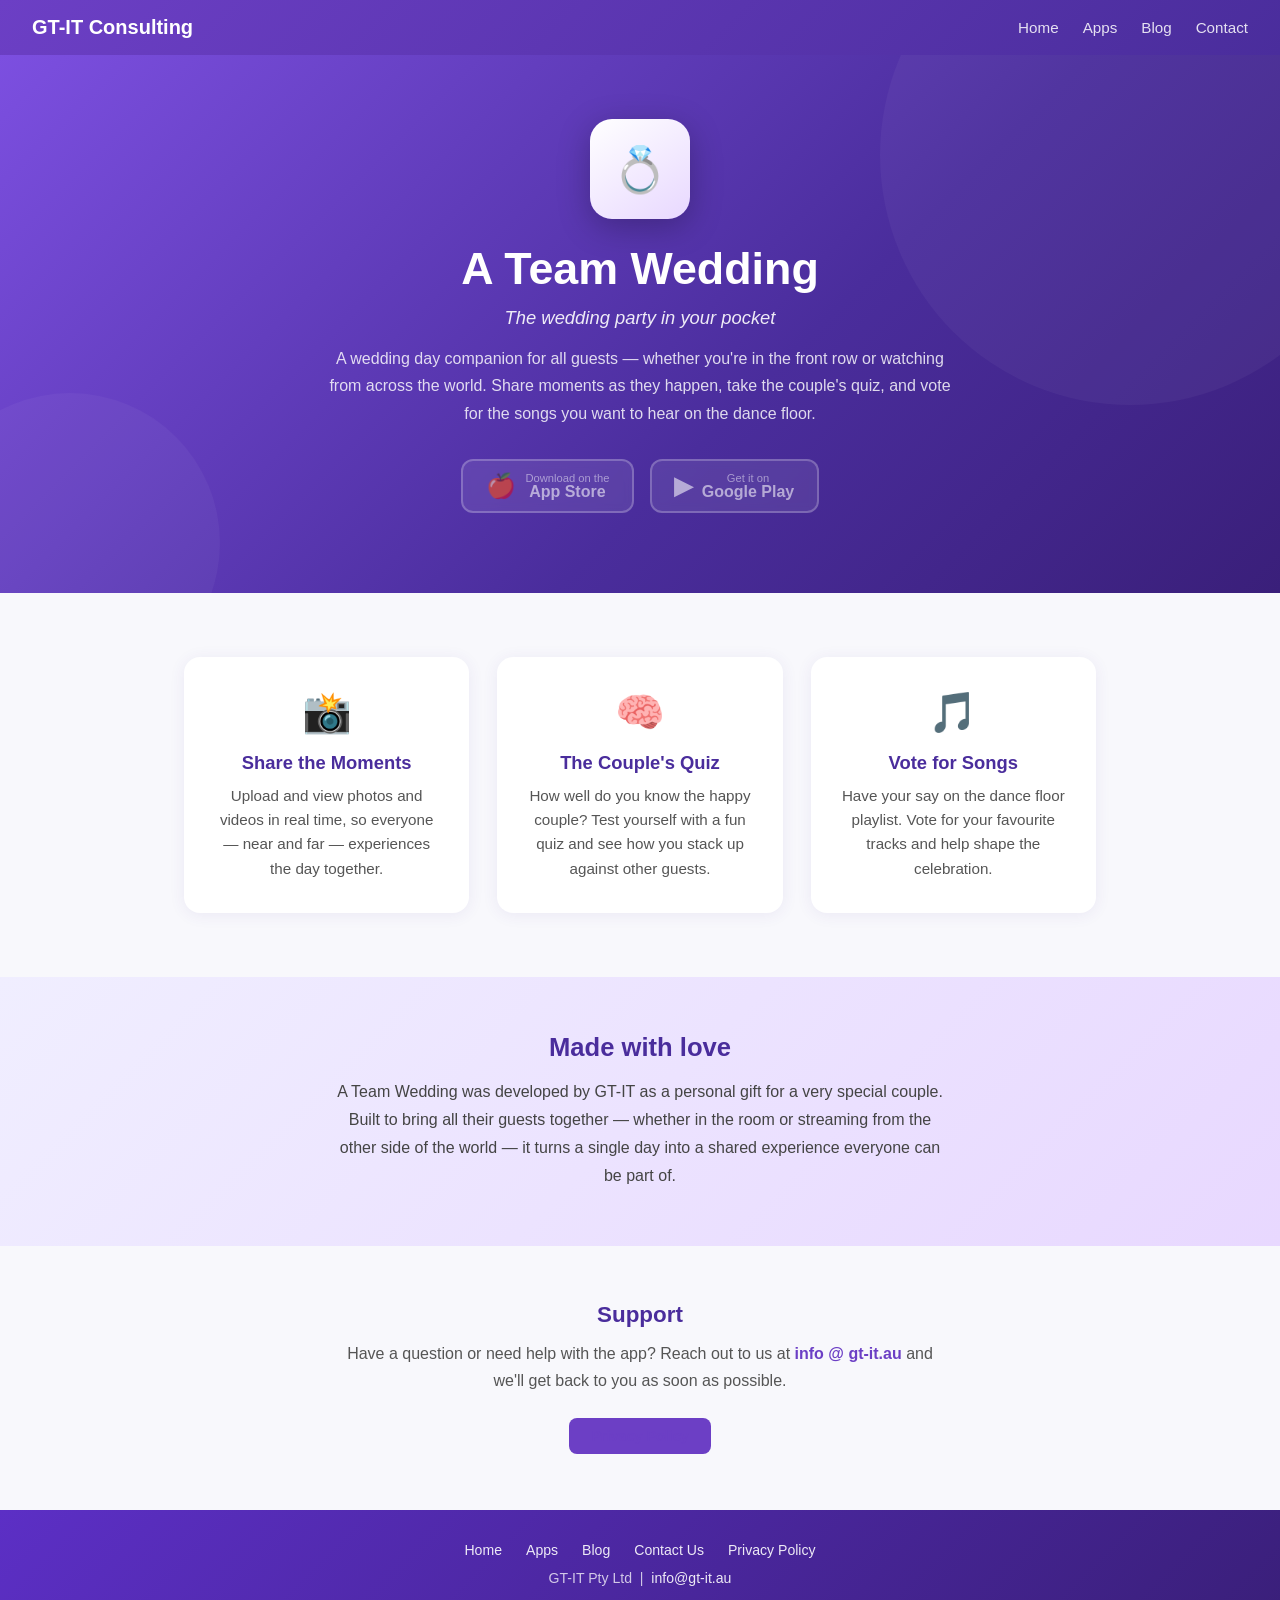
<file: apps/index.html>
<!DOCTYPE html>
<html lang="en">
<head>
  <meta charset="UTF-8" />
  <meta name="viewport" content="width=device-width, initial-scale=1.0" />
  <title>A Team Wedding — Wedding Day App</title>
  <meta name="description" content="A Team Wedding is a wedding day companion app for all guests — near and far. Share moments, take the couples quiz, and vote for your favourite songs." />

  <!-- App store meta tags -->
  <meta property="og:title" content="A Team Wedding" />
  <meta property="og:description" content="A wedding day companion app for all guests — near and far. Share moments, take the couples quiz, and vote for your favourite songs." />
  <meta property="og:type" content="website" />

  <style>
    *, *::before, *::after { box-sizing: border-box; margin: 0; padding: 0; }

    body {
      font-family: -apple-system, BlinkMacSystemFont, "Segoe UI", Roboto, Helvetica, Arial, sans-serif;
      color: #1a1a2e;
      background: #f8f8fc;
    }

    /* ── Nav ── */
    nav {
      background: linear-gradient(135deg, #6c3fc5 0%, #4a2d9c 100%);
      padding: 1rem 2rem;
      display: flex;
      align-items: center;
      justify-content: space-between;
    }
    nav .brand { color: #fff; font-size: 1.25rem; font-weight: 700; text-decoration: none; }
    nav ul { list-style: none; display: flex; gap: 1.5rem; }
    nav ul a { color: rgba(255,255,255,0.85); text-decoration: none; font-size: 0.95rem; transition: color 0.2s; }
    nav ul a:hover { color: #fff; }

    /* ── Hero ── */
    .hero {
      background: linear-gradient(135deg, #7c4fe0 0%, #4a2d9c 60%, #3a1f7a 100%);
      color: #fff;
      padding: 4rem 1.5rem 5rem;
      text-align: center;
      position: relative;
      overflow: hidden;
    }
    .hero::before {
      content: '';
      position: absolute;
      width: 500px; height: 500px;
      background: rgba(255,255,255,0.04);
      border-radius: 50%;
      top: -150px; right: -100px;
    }
    .hero::after {
      content: '';
      position: absolute;
      width: 300px; height: 300px;
      background: rgba(255,255,255,0.04);
      border-radius: 50%;
      bottom: -100px; left: -80px;
    }
    .hero-inner { position: relative; z-index: 1; max-width: 640px; margin: 0 auto; }

    .app-icon {
      width: 100px; height: 100px;
      background: linear-gradient(145deg, #fff 0%, #e8d8ff 100%);
      border-radius: 22px;
      margin: 0 auto 1.5rem;
      display: flex;
      align-items: center;
      justify-content: center;
      font-size: 2.8rem;
      box-shadow: 0 8px 32px rgba(0,0,0,0.25);
    }

    .hero h1 { font-size: clamp(2rem, 5vw, 2.8rem); margin-bottom: 0.5rem; }
    .hero .tagline {
      font-size: 1.15rem;
      opacity: 0.9;
      margin-bottom: 0.75rem;
      font-style: italic;
    }
    .hero p {
      font-size: 1rem;
      opacity: 0.82;
      line-height: 1.7;
      margin-bottom: 2rem;
    }

    /* ── Store badges ── */
    .store-badges {
      display: flex;
      gap: 1rem;
      justify-content: center;
      flex-wrap: wrap;
    }
    .badge {
      display: inline-flex;
      align-items: center;
      gap: 0.6rem;
      background: rgba(255,255,255,0.15);
      border: 2px solid rgba(255,255,255,0.4);
      color: #fff;
      text-decoration: none;
      padding: 0.7rem 1.4rem;
      border-radius: 12px;
      font-size: 0.9rem;
      font-weight: 600;
      transition: background 0.2s, border-color 0.2s;
      backdrop-filter: blur(4px);
    }
    .badge:hover {
      background: rgba(255,255,255,0.25);
      border-color: rgba(255,255,255,0.7);
    }
    .badge .badge-icon { font-size: 1.5rem; }
    .badge-sub { display: block; font-size: 0.7rem; font-weight: 400; opacity: 0.85; }
    .badge-label { display: block; font-size: 1rem; font-weight: 700; line-height: 1; }
    .badge.coming-soon { opacity: 0.6; cursor: default; pointer-events: none; }

    /* ── Features ── */
    .features {
      max-width: 960px;
      margin: 0 auto;
      padding: 4rem 1.5rem;
      display: grid;
      grid-template-columns: repeat(auto-fit, minmax(260px, 1fr));
      gap: 1.75rem;
    }
    .feature-card {
      background: #fff;
      border-radius: 16px;
      padding: 2rem 1.75rem;
      box-shadow: 0 2px 16px rgba(74,45,156,0.08);
      text-align: center;
      transition: transform 0.2s, box-shadow 0.2s;
    }
    .feature-card:hover {
      transform: translateY(-3px);
      box-shadow: 0 8px 28px rgba(74,45,156,0.14);
    }
    .feature-icon {
      font-size: 2.5rem;
      margin-bottom: 1rem;
    }
    .feature-card h3 { font-size: 1.15rem; color: #4a2d9c; margin-bottom: 0.6rem; }
    .feature-card p { color: #555; font-size: 0.95rem; line-height: 1.6; }

    /* ── About section ── */
    .about {
      background: linear-gradient(135deg, #f0eeff 0%, #e8d8ff 100%);
      padding: 3.5rem 1.5rem;
      text-align: center;
    }
    .about-inner { max-width: 620px; margin: 0 auto; }
    .about h2 { font-size: 1.6rem; color: #4a2d9c; margin-bottom: 1rem; }
    .about p { color: #444; line-height: 1.75; font-size: 1rem; }

    /* ── Support ── */
    .support {
      max-width: 640px;
      margin: 0 auto;
      padding: 3.5rem 1.5rem;
      text-align: center;
    }
    .support h2 { font-size: 1.4rem; color: #4a2d9c; margin-bottom: 0.75rem; }
    .support p { color: #555; line-height: 1.7; }
    .support a { color: #6c3fc5; text-decoration: none; font-weight: 600; }
    .support a:hover { text-decoration: underline; }
    .privacy-link {
      display: inline-block;
      margin-top: 1.5rem;
      background: #6c3fc5;
      color: #fff;
      padding: 0.6rem 1.4rem;
      border-radius: 8px;
      text-decoration: none;
      font-size: 0.9rem;
      font-weight: 600;
      transition: background 0.2s;
    }
    .privacy-link:hover { background: #4a2d9c; }

    /* ── Footer ── */
    footer {
      background: linear-gradient(135deg, #5c2fc5 0%, #3a1f7a 100%);
      color: rgba(255,255,255,0.75);
      text-align: center;
      padding: 2rem 1.5rem;
      font-size: 0.88rem;
    }
    footer a { color: rgba(255,255,255,0.9); text-decoration: none; }
    footer a:hover { text-decoration: underline; }
    footer .footer-links { margin-bottom: 0.75rem; display: flex; justify-content: center; gap: 1.5rem; flex-wrap: wrap; }

    @media (max-width: 600px) {
      nav ul { gap: 1rem; }
      .store-badges { flex-direction: column; align-items: center; }
    }
  </style>
</head>
<body>

  <nav>
    <a href="../index.html" class="brand">GT-IT Consulting</a>
    <ul>
      <li><a href="../index.html">Home</a></li>
      <li><a href="#">Apps</a></li>
      <li><a href="../blog/index.html">Blog</a></li>
      <li><a href="../contact-us/index.html">Contact</a></li>
    </ul>
  </nav>

  <div class="hero">
    <div class="hero-inner">
      <div class="app-icon">💍</div>
      <h1>A Team Wedding</h1>
      <p class="tagline">The wedding party in your pocket</p>
      <p>
        A wedding day companion for all guests — whether you're in the front row
        or watching from across the world. Share moments as they happen, take the
        couple's quiz, and vote for the songs you want to hear on the dance floor.
      </p>
      <div class="store-badges">
        <a href="#coming-soon" class="badge coming-soon" aria-label="Download on the App Store">
          <span class="badge-icon">🍎</span>
          <span>
            <span class="badge-sub">Download on the</span>
            <span class="badge-label">App Store</span>
          </span>
        </a>
        <a href="#coming-soon" class="badge coming-soon" aria-label="Get it on Google Play">
          <span class="badge-icon">▶</span>
          <span>
            <span class="badge-sub">Get it on</span>
            <span class="badge-label">Google Play</span>
          </span>
        </a>
      </div>
    </div>
  </div>

  <!-- Features -->
  <section class="features">
    <div class="feature-card">
      <div class="feature-icon">📸</div>
      <h3>Share the Moments</h3>
      <p>Upload and view photos and videos in real time, so everyone — near and far — experiences the day together.</p>
    </div>
    <div class="feature-card">
      <div class="feature-icon">🧠</div>
      <h3>The Couple's Quiz</h3>
      <p>How well do you know the happy couple? Test yourself with a fun quiz and see how you stack up against other guests.</p>
    </div>
    <div class="feature-card">
      <div class="feature-icon">🎵</div>
      <h3>Vote for Songs</h3>
      <p>Have your say on the dance floor playlist. Vote for your favourite tracks and help shape the celebration.</p>
    </div>
  </section>

  <!-- About -->
  <section class="about">
    <div class="about-inner">
      <h2>Made with love</h2>
      <p>
        A Team Wedding was developed by GT-IT as a personal gift for a very special couple.
        Built to bring all their guests together — whether in the room or streaming from
        the other side of the world — it turns a single day into a shared experience everyone
        can be part of.
      </p>
    </div>
  </section>

  <!-- Support -->
  <section class="support" id="support">
    <h2>Support</h2>
    <p>
      Have a question or need help with the app? Reach out to us at
      <a href="mailto:info@gt-it.au">info&nbsp;@&nbsp;gt-it.au</a> and we'll get back to you as soon as possible.
    </p>
    <a class="privacy-link" href="privacy.html">Privacy Policy</a>
  </section>

  <footer>
    <div class="footer-links">
      <a href="../index.html">Home</a>
      <a href="#">Apps</a>
      <a href="../blog/index.html">Blog</a>
      <a href="../contact-us/index.html">Contact Us</a>
      <a href="privacy.html">Privacy Policy</a>
    </div>
    <p>GT-IT Pty Ltd &nbsp;|&nbsp; <a href="mailto:info &nbsp; @ &nbsp; gt-it.au">info@gt-it.au</a></p>
  </footer>

</body>
</html>
</file>
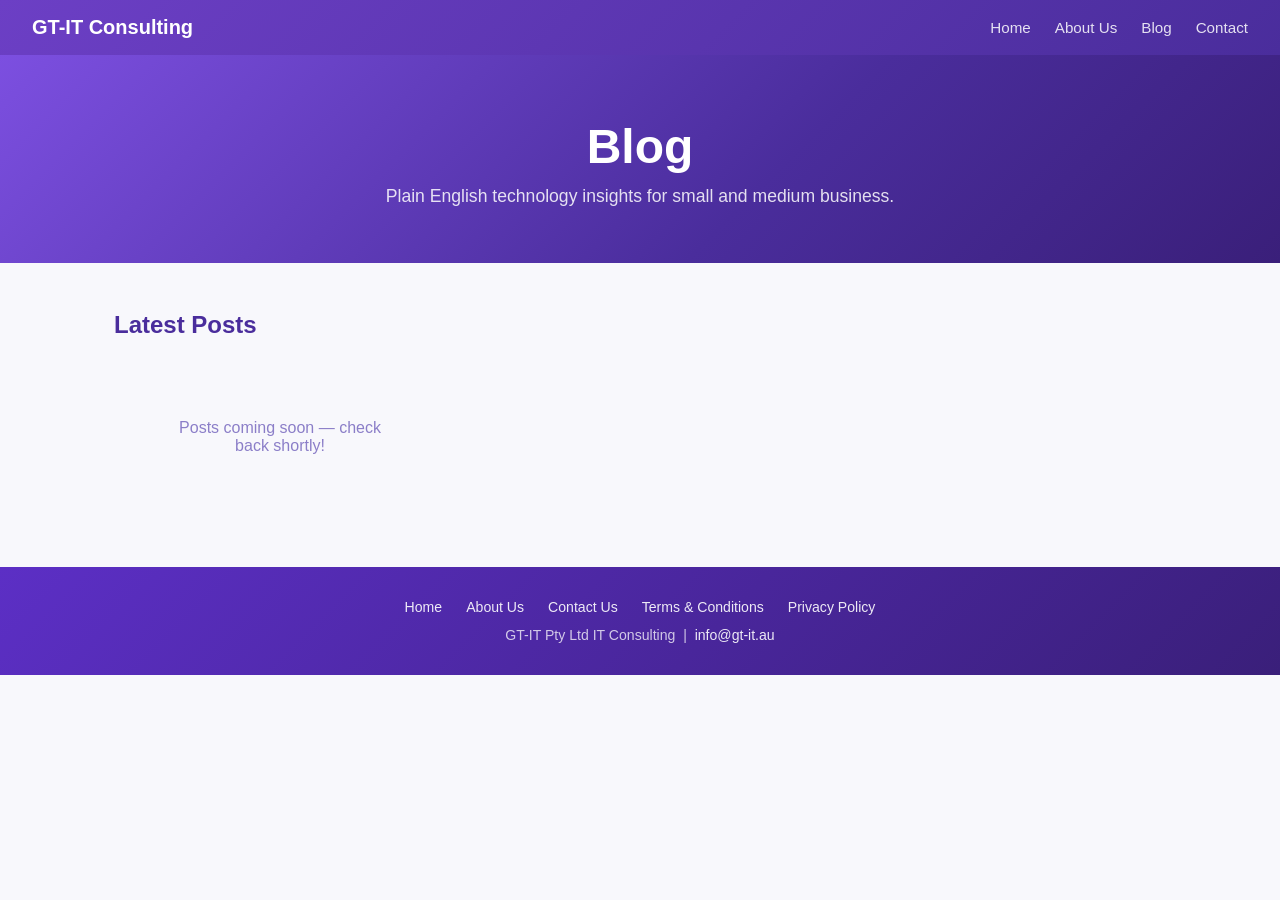
<file: blog/index.html>
<!DOCTYPE html>
<html lang="en">
<head>
  <meta charset="UTF-8" />
  <meta name="viewport" content="width=device-width, initial-scale=1.0" />
  <title>Blog — GT-IT Consulting</title>
  <meta name="description" content="Technology insights and tips from GT-IT Consulting. Plain English IT for small and medium business." />
  <style>
    *, *::before, *::after { box-sizing: border-box; margin: 0; padding: 0; }

    body {
      font-family: -apple-system, BlinkMacSystemFont, "Segoe UI", Roboto, Helvetica, Arial, sans-serif;
      color: #1a1a2e;
      background: #f8f8fc;
    }

    /* ── Nav ── */
    nav {
      background: linear-gradient(135deg, #6c3fc5 0%, #4a2d9c 100%);
      padding: 1rem 2rem;
      display: flex;
      align-items: center;
      justify-content: space-between;
    }
    nav .brand {
      color: #fff;
      font-size: 1.25rem;
      font-weight: 700;
      text-decoration: none;
    }
    nav ul {
      list-style: none;
      display: flex;
      gap: 1.5rem;
    }
    nav ul a {
      color: rgba(255,255,255,0.85);
      text-decoration: none;
      font-size: 0.95rem;
      transition: color 0.2s;
    }
    nav ul a:hover { color: #fff; }

    /* ── Hero ── */
    .hero {
      background: linear-gradient(135deg, #7c4fe0 0%, #4a2d9c 60%, #3a1f7a 100%);
      color: #fff;
      text-align: center;
      padding: 4rem 1.5rem 3.5rem;
    }
    .hero h1 { font-size: clamp(2rem, 5vw, 3rem); margin-bottom: 0.75rem; }
    .hero p { font-size: 1.1rem; opacity: 0.85; max-width: 540px; margin: 0 auto; }

    /* ── Posts grid ── */
    .posts-section {
      max-width: 1100px;
      margin: 0 auto;
      padding: 3rem 1.5rem 4rem;
    }
    .posts-section h2 {
      font-size: 1.5rem;
      margin-bottom: 2rem;
      color: #4a2d9c;
    }
    .posts-grid {
      display: grid;
      grid-template-columns: repeat(auto-fill, minmax(300px, 1fr));
      gap: 1.75rem;
    }

    /* ── Post card ── */
    .post-card {
      background: #fff;
      border-radius: 12px;
      padding: 1.75rem;
      box-shadow: 0 2px 12px rgba(74,45,156,0.08);
      transition: transform 0.2s, box-shadow 0.2s;
      display: flex;
      flex-direction: column;
    }
    .post-card:hover {
      transform: translateY(-3px);
      box-shadow: 0 8px 24px rgba(74,45,156,0.14);
    }
    .post-meta {
      font-size: 0.8rem;
      color: #8b7ec8;
      margin-bottom: 0.6rem;
      text-transform: uppercase;
      letter-spacing: 0.05em;
    }
    .post-card h3 {
      font-size: 1.15rem;
      margin-bottom: 0.75rem;
      line-height: 1.4;
      color: #1a1a2e;
    }
    .post-card p {
      color: #555;
      font-size: 0.93rem;
      line-height: 1.6;
      flex: 1;
    }
    .read-more {
      display: inline-block;
      margin-top: 1.2rem;
      color: #6c3fc5;
      font-weight: 600;
      font-size: 0.9rem;
      text-decoration: none;
      transition: color 0.2s;
    }
    .read-more:hover { color: #4a2d9c; text-decoration: underline; }

    /* ── Empty state ── */
    .empty-state {
      text-align: center;
      padding: 3rem;
      color: #8b7ec8;
    }
    .empty-state p { font-size: 1rem; }

    /* ── Footer ── */
    footer {
      background: linear-gradient(135deg, #5c2fc5 0%, #3a1f7a 100%);
      color: rgba(255,255,255,0.75);
      text-align: center;
      padding: 2rem 1.5rem;
      font-size: 0.88rem;
    }
    footer a { color: rgba(255,255,255,0.9); text-decoration: none; }
    footer a:hover { text-decoration: underline; }
    footer .footer-links { margin-bottom: 0.75rem; display: flex; justify-content: center; gap: 1.5rem; flex-wrap: wrap; }

    @media (max-width: 600px) {
      nav ul { gap: 1rem; }
    }
  </style>
</head>
<body>

  <nav>
    <a href="../index.html" class="brand">GT-IT Consulting</a>
    <ul>
      <li><a href="../index.html">Home</a></li>
      <li><a href="../about-us/index.html">About Us</a></li>
      <li><a href="#">Blog</a></li>
      <li><a href="../contact-us/index.html">Contact</a></li>
    </ul>
  </nav>

  <div class="hero">
    <h1>Blog</h1>
    <p>Plain English technology insights for small and medium business.</p>
  </div>

  <section class="posts-section">
    <h2>Latest Posts</h2>

    <div class="posts-grid">

      <!--
        ════════════════════════════════════════════════
        HOW TO ADD A NEW POST:
        1. Copy one of the <article class="post-card"> blocks below
        2. Update the date, title, excerpt, and the href in the "Read more" link
        3. The href should point to your new post file, e.g. href="my-post-title.html"
        4. Save this file and upload it to GitHub
        ════════════════════════════════════════════════

        EXAMPLE CARD — remove this comment block and uncomment the card below
        when you're ready to add your first post:

      <article class="post-card">
        <div class="post-meta">March 4, 2026</div>
        <h3>Your Post Title Goes Here</h3>
        <p>A short 2–3 sentence summary of what the post is about. Keep it punchy so readers want to click through.</p>
        <a class="read-more" href="your-post-filename.html">Read more →</a>
      </article>

      -->

      <div class="empty-state">
        <p>Posts coming soon — check back shortly!</p>
      </div>

    </div>
  </section>

  <footer>
    <div class="footer-links">
      <a href="../index.html">Home</a>
      <a href="../about-us/index.html">About Us</a>
      <a href="../contact-us/index.html">Contact Us</a>
      <a href="../terms-conditions/index.html">Terms &amp; Conditions</a>
      <a href="../privacy-policy/index.html">Privacy Policy</a>
    </div>
    <p>GT-IT Pty Ltd IT Consulting &nbsp;|&nbsp; <a href="mailto:info@gt-it.au">info@gt-it.au</a></p>
  </footer>

</body>
</html>
</file>
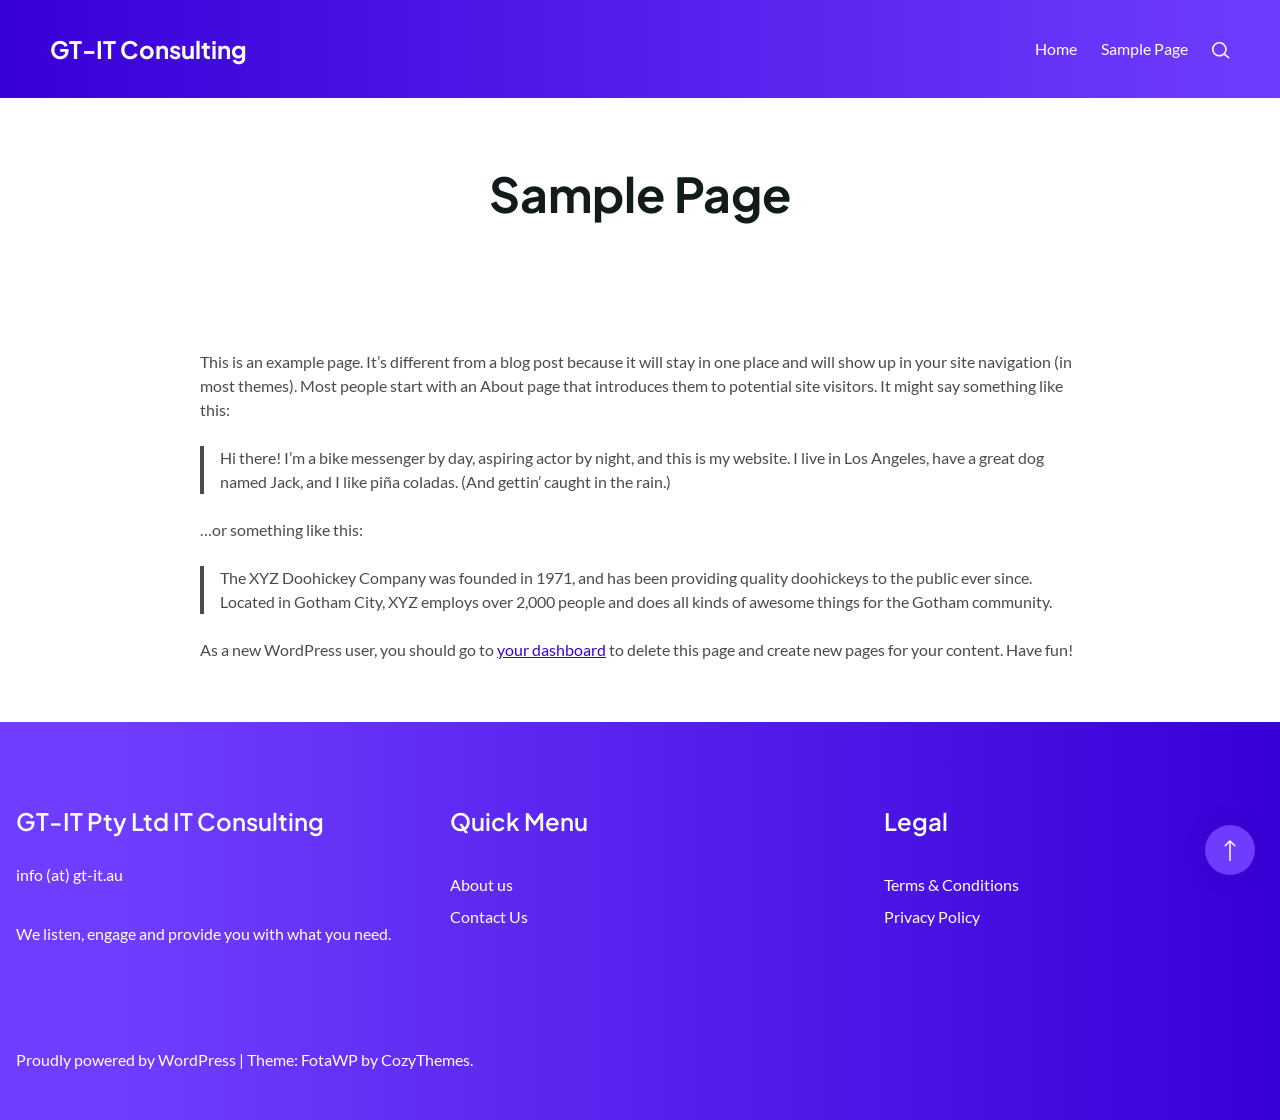
<file: sample-page/index.html>
<!DOCTYPE html>
<html lang="en-US">
<head><meta charset="UTF-8">
	
	<meta name="viewport" content="width=device-width, initial-scale=1">
<meta name="robots" content="max-image-preview:large">
<title>Sample Page – GT-IT Consulting</title>
<link rel="alternate" type="application/rss+xml" title="GT-IT Consulting » Feed" href="/feed/">
<link rel="alternate" type="application/rss+xml" title="GT-IT Consulting » Comments Feed" href="/comments/feed/">
<link rel="alternate" title="oEmbed (JSON)" type="application/json+oembed" href="/wp-json/oembed/1.0/embed?url=%2Fsample-page%2F">
<link rel="alternate" title="oEmbed (XML)" type="text/xml+oembed" href="/wp-json/oembed/1.0/embed?url=%2Fsample-page%2F&amp;format=xml">
<style id="wp-img-auto-sizes-contain-inline-css">
img:is([sizes=auto i],[sizes^="auto," i]){contain-intrinsic-size:3000px 1500px}
/*# sourceURL=wp-img-auto-sizes-contain-inline-css */
</style>
<style id="wp-block-site-title-inline-css">
.wp-block-site-title{box-sizing:border-box}.wp-block-site-title :where(a){color:inherit;font-family:inherit;font-size:inherit;font-style:inherit;font-weight:inherit;letter-spacing:inherit;line-height:inherit;text-decoration:inherit}
/*# sourceURL=/wp-includes/blocks/site-title/style.min.css */
</style>
<style id="wp-block-group-inline-css">
.wp-block-group{box-sizing:border-box}:where(.wp-block-group.wp-block-group-is-layout-constrained){position:relative}
/*# sourceURL=/wp-includes/blocks/group/style.min.css */
</style>
<style id="wp-block-group-theme-inline-css">
:where(.wp-block-group.has-background){padding:1.25em 2.375em}
/*# sourceURL=/wp-includes/blocks/group/theme.min.css */
</style>
<style id="wp-block-page-list-inline-css">
.wp-block-navigation .wp-block-page-list{align-items:var(--navigation-layout-align,initial);background-color:inherit;display:flex;flex-direction:var(--navigation-layout-direction,initial);flex-wrap:var(--navigation-layout-wrap,wrap);justify-content:var(--navigation-layout-justify,initial)}.wp-block-navigation .wp-block-navigation-item{background-color:inherit}.wp-block-page-list{box-sizing:border-box}
/*# sourceURL=/wp-includes/blocks/page-list/style.min.css */
</style>
<link rel="stylesheet" id="wp-block-navigation-css" href="/wp-includes/blocks/navigation/style.min.css?ver=6.9.1" media="all">
<style id="wp-block-button-inline-css">
.wp-block-button__link{align-content:center;box-sizing:border-box;cursor:pointer;display:inline-block;height:100%;text-align:center;word-break:break-word}.wp-block-button__link.aligncenter{text-align:center}.wp-block-button__link.alignright{text-align:right}:where(.wp-block-button__link){border-radius:9999px;box-shadow:none;padding:calc(.667em + 2px) calc(1.333em + 2px);text-decoration:none}.wp-block-button[style*=text-decoration] .wp-block-button__link{text-decoration:inherit}.wp-block-buttons>.wp-block-button.has-custom-width{max-width:none}.wp-block-buttons>.wp-block-button.has-custom-width .wp-block-button__link{width:100%}.wp-block-buttons>.wp-block-button.has-custom-font-size .wp-block-button__link{font-size:inherit}.wp-block-buttons>.wp-block-button.wp-block-button__width-25{width:calc(25% - var(--wp--style--block-gap, .5em)*.75)}.wp-block-buttons>.wp-block-button.wp-block-button__width-50{width:calc(50% - var(--wp--style--block-gap, .5em)*.5)}.wp-block-buttons>.wp-block-button.wp-block-button__width-75{width:calc(75% - var(--wp--style--block-gap, .5em)*.25)}.wp-block-buttons>.wp-block-button.wp-block-button__width-100{flex-basis:100%;width:100%}.wp-block-buttons.is-vertical>.wp-block-button.wp-block-button__width-25{width:25%}.wp-block-buttons.is-vertical>.wp-block-button.wp-block-button__width-50{width:50%}.wp-block-buttons.is-vertical>.wp-block-button.wp-block-button__width-75{width:75%}.wp-block-button.is-style-squared,.wp-block-button__link.wp-block-button.is-style-squared{border-radius:0}.wp-block-button.no-border-radius,.wp-block-button__link.no-border-radius{border-radius:0!important}:root :where(.wp-block-button .wp-block-button__link.is-style-outline),:root :where(.wp-block-button.is-style-outline>.wp-block-button__link){border:2px solid;padding:.667em 1.333em}:root :where(.wp-block-button .wp-block-button__link.is-style-outline:not(.has-text-color)),:root :where(.wp-block-button.is-style-outline>.wp-block-button__link:not(.has-text-color)){color:currentColor}:root :where(.wp-block-button .wp-block-button__link.is-style-outline:not(.has-background)),:root :where(.wp-block-button.is-style-outline>.wp-block-button__link:not(.has-background)){background-color:initial;background-image:none}
/*# sourceURL=/wp-includes/blocks/button/style.min.css */
</style>
<style id="wp-block-buttons-inline-css">
.wp-block-buttons{box-sizing:border-box}.wp-block-buttons.is-vertical{flex-direction:column}.wp-block-buttons.is-vertical>.wp-block-button:last-child{margin-bottom:0}.wp-block-buttons>.wp-block-button{display:inline-block;margin:0}.wp-block-buttons.is-content-justification-left{justify-content:flex-start}.wp-block-buttons.is-content-justification-left.is-vertical{align-items:flex-start}.wp-block-buttons.is-content-justification-center{justify-content:center}.wp-block-buttons.is-content-justification-center.is-vertical{align-items:center}.wp-block-buttons.is-content-justification-right{justify-content:flex-end}.wp-block-buttons.is-content-justification-right.is-vertical{align-items:flex-end}.wp-block-buttons.is-content-justification-space-between{justify-content:space-between}.wp-block-buttons.aligncenter{text-align:center}.wp-block-buttons:not(.is-content-justification-space-between,.is-content-justification-right,.is-content-justification-left,.is-content-justification-center) .wp-block-button.aligncenter{margin-left:auto;margin-right:auto;width:100%}.wp-block-buttons[style*=text-decoration] .wp-block-button,.wp-block-buttons[style*=text-decoration] .wp-block-button__link{text-decoration:inherit}.wp-block-buttons.has-custom-font-size .wp-block-button__link{font-size:inherit}.wp-block-buttons .wp-block-button__link{width:100%}.wp-block-button.aligncenter{text-align:center}
/*# sourceURL=/wp-includes/blocks/buttons/style.min.css */
</style>
<style id="wp-block-search-inline-css">
.wp-block-search__button{margin-left:10px;word-break:normal}.wp-block-search__button.has-icon{line-height:0}.wp-block-search__button svg{height:1.25em;min-height:24px;min-width:24px;width:1.25em;fill:currentColor;vertical-align:text-bottom}:where(.wp-block-search__button){border:1px solid #ccc;padding:6px 10px}.wp-block-search__inside-wrapper{display:flex;flex:auto;flex-wrap:nowrap;max-width:100%}.wp-block-search__label{width:100%}.wp-block-search.wp-block-search__button-only .wp-block-search__button{box-sizing:border-box;display:flex;flex-shrink:0;justify-content:center;margin-left:0;max-width:100%}.wp-block-search.wp-block-search__button-only .wp-block-search__inside-wrapper{min-width:0!important;transition-property:width}.wp-block-search.wp-block-search__button-only .wp-block-search__input{flex-basis:100%;transition-duration:.3s}.wp-block-search.wp-block-search__button-only.wp-block-search__searchfield-hidden,.wp-block-search.wp-block-search__button-only.wp-block-search__searchfield-hidden .wp-block-search__inside-wrapper{overflow:hidden}.wp-block-search.wp-block-search__button-only.wp-block-search__searchfield-hidden .wp-block-search__input{border-left-width:0!important;border-right-width:0!important;flex-basis:0;flex-grow:0;margin:0;min-width:0!important;padding-left:0!important;padding-right:0!important;width:0!important}:where(.wp-block-search__input){appearance:none;border:1px solid #949494;flex-grow:1;font-family:inherit;font-size:inherit;font-style:inherit;font-weight:inherit;letter-spacing:inherit;line-height:inherit;margin-left:0;margin-right:0;min-width:3rem;padding:8px;text-decoration:unset!important;text-transform:inherit}:where(.wp-block-search__button-inside .wp-block-search__inside-wrapper){background-color:#fff;border:1px solid #949494;box-sizing:border-box;padding:4px}:where(.wp-block-search__button-inside .wp-block-search__inside-wrapper) .wp-block-search__input{border:none;border-radius:0;padding:0 4px}:where(.wp-block-search__button-inside .wp-block-search__inside-wrapper) .wp-block-search__input:focus{outline:none}:where(.wp-block-search__button-inside .wp-block-search__inside-wrapper) :where(.wp-block-search__button){padding:4px 8px}.wp-block-search.aligncenter .wp-block-search__inside-wrapper{margin:auto}.wp-block[data-align=right] .wp-block-search.wp-block-search__button-only .wp-block-search__inside-wrapper{float:right}
/*# sourceURL=/wp-includes/blocks/search/style.min.css */
</style>
<style id="wp-block-search-theme-inline-css">
.wp-block-search .wp-block-search__label{font-weight:700}.wp-block-search__button{border:1px solid #ccc;padding:.375em .625em}
/*# sourceURL=/wp-includes/blocks/search/theme.min.css */
</style>
<link rel="stylesheet" id="wp-block-cover-css" href="/wp-includes/blocks/cover/style.min.css?ver=6.9.1" media="all">
<style id="wp-block-template-part-theme-inline-css">
:root :where(.wp-block-template-part.has-background){margin-bottom:0;margin-top:0;padding:1.25em 2.375em}
/*# sourceURL=/wp-includes/blocks/template-part/theme.min.css */
</style>
<style id="wp-block-post-title-inline-css">
.wp-block-post-title{box-sizing:border-box;word-break:break-word}.wp-block-post-title :where(a){display:inline-block;font-family:inherit;font-size:inherit;font-style:inherit;font-weight:inherit;letter-spacing:inherit;line-height:inherit;text-decoration:inherit}
/*# sourceURL=/wp-includes/blocks/post-title/style.min.css */
</style>
<style id="wp-block-paragraph-inline-css">
.is-small-text{font-size:.875em}.is-regular-text{font-size:1em}.is-large-text{font-size:2.25em}.is-larger-text{font-size:3em}.has-drop-cap:not(:focus):first-letter{float:left;font-size:8.4em;font-style:normal;font-weight:100;line-height:.68;margin:.05em .1em 0 0;text-transform:uppercase}body.rtl .has-drop-cap:not(:focus):first-letter{float:none;margin-left:.1em}p.has-drop-cap.has-background{overflow:hidden}:root :where(p.has-background){padding:1.25em 2.375em}:where(p.has-text-color:not(.has-link-color)) a{color:inherit}p.has-text-align-left[style*="writing-mode:vertical-lr"],p.has-text-align-right[style*="writing-mode:vertical-rl"]{rotate:180deg}
/*# sourceURL=/wp-includes/blocks/paragraph/style.min.css */
</style>
<style id="wp-block-quote-inline-css">
.wp-block-quote{box-sizing:border-box;overflow-wrap:break-word}.wp-block-quote.is-large:where(:not(.is-style-plain)),.wp-block-quote.is-style-large:where(:not(.is-style-plain)){margin-bottom:1em;padding:0 1em}.wp-block-quote.is-large:where(:not(.is-style-plain)) p,.wp-block-quote.is-style-large:where(:not(.is-style-plain)) p{font-size:1.5em;font-style:italic;line-height:1.6}.wp-block-quote.is-large:where(:not(.is-style-plain)) cite,.wp-block-quote.is-large:where(:not(.is-style-plain)) footer,.wp-block-quote.is-style-large:where(:not(.is-style-plain)) cite,.wp-block-quote.is-style-large:where(:not(.is-style-plain)) footer{font-size:1.125em;text-align:right}.wp-block-quote>cite{display:block}
/*# sourceURL=/wp-includes/blocks/quote/style.min.css */
</style>
<style id="wp-block-quote-theme-inline-css">
.wp-block-quote{border-left:.25em solid;margin:0 0 1.75em;padding-left:1em}.wp-block-quote cite,.wp-block-quote footer{color:currentColor;font-size:.8125em;font-style:normal;position:relative}.wp-block-quote:where(.has-text-align-right){border-left:none;border-right:.25em solid;padding-left:0;padding-right:1em}.wp-block-quote:where(.has-text-align-center){border:none;padding-left:0}.wp-block-quote.is-large,.wp-block-quote.is-style-large,.wp-block-quote:where(.is-style-plain){border:none}
/*# sourceURL=/wp-includes/blocks/quote/theme.min.css */
</style>
<style id="wp-block-post-content-inline-css">
.wp-block-post-content{display:flow-root}
/*# sourceURL=/wp-includes/blocks/post-content/style.min.css */
</style>
<style id="wp-block-heading-inline-css">
h1:where(.wp-block-heading).has-background,h2:where(.wp-block-heading).has-background,h3:where(.wp-block-heading).has-background,h4:where(.wp-block-heading).has-background,h5:where(.wp-block-heading).has-background,h6:where(.wp-block-heading).has-background{padding:1.25em 2.375em}h1.has-text-align-left[style*=writing-mode]:where([style*=vertical-lr]),h1.has-text-align-right[style*=writing-mode]:where([style*=vertical-rl]),h2.has-text-align-left[style*=writing-mode]:where([style*=vertical-lr]),h2.has-text-align-right[style*=writing-mode]:where([style*=vertical-rl]),h3.has-text-align-left[style*=writing-mode]:where([style*=vertical-lr]),h3.has-text-align-right[style*=writing-mode]:where([style*=vertical-rl]),h4.has-text-align-left[style*=writing-mode]:where([style*=vertical-lr]),h4.has-text-align-right[style*=writing-mode]:where([style*=vertical-rl]),h5.has-text-align-left[style*=writing-mode]:where([style*=vertical-lr]),h5.has-text-align-right[style*=writing-mode]:where([style*=vertical-rl]),h6.has-text-align-left[style*=writing-mode]:where([style*=vertical-lr]),h6.has-text-align-right[style*=writing-mode]:where([style*=vertical-rl]){rotate:180deg}
/*# sourceURL=/wp-includes/blocks/heading/style.min.css */
</style>
<style id="wp-block-social-links-inline-css">
.wp-block-social-links{background:none;box-sizing:border-box;margin-left:0;padding-left:0;padding-right:0;text-indent:0}.wp-block-social-links .wp-social-link a,.wp-block-social-links .wp-social-link a:hover{border-bottom:0;box-shadow:none;text-decoration:none}.wp-block-social-links .wp-social-link svg{height:1em;width:1em}.wp-block-social-links .wp-social-link span:not(.screen-reader-text){font-size:.65em;margin-left:.5em;margin-right:.5em}.wp-block-social-links.has-small-icon-size{font-size:16px}.wp-block-social-links,.wp-block-social-links.has-normal-icon-size{font-size:24px}.wp-block-social-links.has-large-icon-size{font-size:36px}.wp-block-social-links.has-huge-icon-size{font-size:48px}.wp-block-social-links.aligncenter{display:flex;justify-content:center}.wp-block-social-links.alignright{justify-content:flex-end}.wp-block-social-link{border-radius:9999px;display:block}@media not (prefers-reduced-motion){.wp-block-social-link{transition:transform .1s ease}}.wp-block-social-link{height:auto}.wp-block-social-link a{align-items:center;display:flex;line-height:0}.wp-block-social-link:hover{transform:scale(1.1)}.wp-block-social-links .wp-block-social-link.wp-social-link{display:inline-block;margin:0;padding:0}.wp-block-social-links .wp-block-social-link.wp-social-link .wp-block-social-link-anchor,.wp-block-social-links .wp-block-social-link.wp-social-link .wp-block-social-link-anchor svg,.wp-block-social-links .wp-block-social-link.wp-social-link .wp-block-social-link-anchor:active,.wp-block-social-links .wp-block-social-link.wp-social-link .wp-block-social-link-anchor:hover,.wp-block-social-links .wp-block-social-link.wp-social-link .wp-block-social-link-anchor:visited{color:currentColor;fill:currentColor}:where(.wp-block-social-links:not(.is-style-logos-only)) .wp-social-link{background-color:#f0f0f0;color:#444}:where(.wp-block-social-links:not(.is-style-logos-only)) .wp-social-link-amazon{background-color:#f90;color:#fff}:where(.wp-block-social-links:not(.is-style-logos-only)) .wp-social-link-bandcamp{background-color:#1ea0c3;color:#fff}:where(.wp-block-social-links:not(.is-style-logos-only)) .wp-social-link-behance{background-color:#0757fe;color:#fff}:where(.wp-block-social-links:not(.is-style-logos-only)) .wp-social-link-bluesky{background-color:#0a7aff;color:#fff}:where(.wp-block-social-links:not(.is-style-logos-only)) .wp-social-link-codepen{background-color:#1e1f26;color:#fff}:where(.wp-block-social-links:not(.is-style-logos-only)) .wp-social-link-deviantart{background-color:#02e49b;color:#fff}:where(.wp-block-social-links:not(.is-style-logos-only)) .wp-social-link-discord{background-color:#5865f2;color:#fff}:where(.wp-block-social-links:not(.is-style-logos-only)) .wp-social-link-dribbble{background-color:#e94c89;color:#fff}:where(.wp-block-social-links:not(.is-style-logos-only)) .wp-social-link-dropbox{background-color:#4280ff;color:#fff}:where(.wp-block-social-links:not(.is-style-logos-only)) .wp-social-link-etsy{background-color:#f45800;color:#fff}:where(.wp-block-social-links:not(.is-style-logos-only)) .wp-social-link-facebook{background-color:#0866ff;color:#fff}:where(.wp-block-social-links:not(.is-style-logos-only)) .wp-social-link-fivehundredpx{background-color:#000;color:#fff}:where(.wp-block-social-links:not(.is-style-logos-only)) .wp-social-link-flickr{background-color:#0461dd;color:#fff}:where(.wp-block-social-links:not(.is-style-logos-only)) .wp-social-link-foursquare{background-color:#e65678;color:#fff}:where(.wp-block-social-links:not(.is-style-logos-only)) .wp-social-link-github{background-color:#24292d;color:#fff}:where(.wp-block-social-links:not(.is-style-logos-only)) .wp-social-link-goodreads{background-color:#eceadd;color:#382110}:where(.wp-block-social-links:not(.is-style-logos-only)) .wp-social-link-google{background-color:#ea4434;color:#fff}:where(.wp-block-social-links:not(.is-style-logos-only)) .wp-social-link-gravatar{background-color:#1d4fc4;color:#fff}:where(.wp-block-social-links:not(.is-style-logos-only)) .wp-social-link-instagram{background-color:#f00075;color:#fff}:where(.wp-block-social-links:not(.is-style-logos-only)) .wp-social-link-lastfm{background-color:#e21b24;color:#fff}:where(.wp-block-social-links:not(.is-style-logos-only)) .wp-social-link-linkedin{background-color:#0d66c2;color:#fff}:where(.wp-block-social-links:not(.is-style-logos-only)) .wp-social-link-mastodon{background-color:#3288d4;color:#fff}:where(.wp-block-social-links:not(.is-style-logos-only)) .wp-social-link-medium{background-color:#000;color:#fff}:where(.wp-block-social-links:not(.is-style-logos-only)) .wp-social-link-meetup{background-color:#f6405f;color:#fff}:where(.wp-block-social-links:not(.is-style-logos-only)) .wp-social-link-patreon{background-color:#000;color:#fff}:where(.wp-block-social-links:not(.is-style-logos-only)) .wp-social-link-pinterest{background-color:#e60122;color:#fff}:where(.wp-block-social-links:not(.is-style-logos-only)) .wp-social-link-pocket{background-color:#ef4155;color:#fff}:where(.wp-block-social-links:not(.is-style-logos-only)) .wp-social-link-reddit{background-color:#ff4500;color:#fff}:where(.wp-block-social-links:not(.is-style-logos-only)) .wp-social-link-skype{background-color:#0478d7;color:#fff}:where(.wp-block-social-links:not(.is-style-logos-only)) .wp-social-link-snapchat{background-color:#fefc00;color:#fff;stroke:#000}:where(.wp-block-social-links:not(.is-style-logos-only)) .wp-social-link-soundcloud{background-color:#ff5600;color:#fff}:where(.wp-block-social-links:not(.is-style-logos-only)) .wp-social-link-spotify{background-color:#1bd760;color:#fff}:where(.wp-block-social-links:not(.is-style-logos-only)) .wp-social-link-telegram{background-color:#2aabee;color:#fff}:where(.wp-block-social-links:not(.is-style-logos-only)) .wp-social-link-threads{background-color:#000;color:#fff}:where(.wp-block-social-links:not(.is-style-logos-only)) .wp-social-link-tiktok{background-color:#000;color:#fff}:where(.wp-block-social-links:not(.is-style-logos-only)) .wp-social-link-tumblr{background-color:#011835;color:#fff}:where(.wp-block-social-links:not(.is-style-logos-only)) .wp-social-link-twitch{background-color:#6440a4;color:#fff}:where(.wp-block-social-links:not(.is-style-logos-only)) .wp-social-link-twitter{background-color:#1da1f2;color:#fff}:where(.wp-block-social-links:not(.is-style-logos-only)) .wp-social-link-vimeo{background-color:#1eb7ea;color:#fff}:where(.wp-block-social-links:not(.is-style-logos-only)) .wp-social-link-vk{background-color:#4680c2;color:#fff}:where(.wp-block-social-links:not(.is-style-logos-only)) .wp-social-link-wordpress{background-color:#3499cd;color:#fff}:where(.wp-block-social-links:not(.is-style-logos-only)) .wp-social-link-whatsapp{background-color:#25d366;color:#fff}:where(.wp-block-social-links:not(.is-style-logos-only)) .wp-social-link-x{background-color:#000;color:#fff}:where(.wp-block-social-links:not(.is-style-logos-only)) .wp-social-link-yelp{background-color:#d32422;color:#fff}:where(.wp-block-social-links:not(.is-style-logos-only)) .wp-social-link-youtube{background-color:red;color:#fff}:where(.wp-block-social-links.is-style-logos-only) .wp-social-link{background:none}:where(.wp-block-social-links.is-style-logos-only) .wp-social-link svg{height:1.25em;width:1.25em}:where(.wp-block-social-links.is-style-logos-only) .wp-social-link-amazon{color:#f90}:where(.wp-block-social-links.is-style-logos-only) .wp-social-link-bandcamp{color:#1ea0c3}:where(.wp-block-social-links.is-style-logos-only) .wp-social-link-behance{color:#0757fe}:where(.wp-block-social-links.is-style-logos-only) .wp-social-link-bluesky{color:#0a7aff}:where(.wp-block-social-links.is-style-logos-only) .wp-social-link-codepen{color:#1e1f26}:where(.wp-block-social-links.is-style-logos-only) .wp-social-link-deviantart{color:#02e49b}:where(.wp-block-social-links.is-style-logos-only) .wp-social-link-discord{color:#5865f2}:where(.wp-block-social-links.is-style-logos-only) .wp-social-link-dribbble{color:#e94c89}:where(.wp-block-social-links.is-style-logos-only) .wp-social-link-dropbox{color:#4280ff}:where(.wp-block-social-links.is-style-logos-only) .wp-social-link-etsy{color:#f45800}:where(.wp-block-social-links.is-style-logos-only) .wp-social-link-facebook{color:#0866ff}:where(.wp-block-social-links.is-style-logos-only) .wp-social-link-fivehundredpx{color:#000}:where(.wp-block-social-links.is-style-logos-only) .wp-social-link-flickr{color:#0461dd}:where(.wp-block-social-links.is-style-logos-only) .wp-social-link-foursquare{color:#e65678}:where(.wp-block-social-links.is-style-logos-only) .wp-social-link-github{color:#24292d}:where(.wp-block-social-links.is-style-logos-only) .wp-social-link-goodreads{color:#382110}:where(.wp-block-social-links.is-style-logos-only) .wp-social-link-google{color:#ea4434}:where(.wp-block-social-links.is-style-logos-only) .wp-social-link-gravatar{color:#1d4fc4}:where(.wp-block-social-links.is-style-logos-only) .wp-social-link-instagram{color:#f00075}:where(.wp-block-social-links.is-style-logos-only) .wp-social-link-lastfm{color:#e21b24}:where(.wp-block-social-links.is-style-logos-only) .wp-social-link-linkedin{color:#0d66c2}:where(.wp-block-social-links.is-style-logos-only) .wp-social-link-mastodon{color:#3288d4}:where(.wp-block-social-links.is-style-logos-only) .wp-social-link-medium{color:#000}:where(.wp-block-social-links.is-style-logos-only) .wp-social-link-meetup{color:#f6405f}:where(.wp-block-social-links.is-style-logos-only) .wp-social-link-patreon{color:#000}:where(.wp-block-social-links.is-style-logos-only) .wp-social-link-pinterest{color:#e60122}:where(.wp-block-social-links.is-style-logos-only) .wp-social-link-pocket{color:#ef4155}:where(.wp-block-social-links.is-style-logos-only) .wp-social-link-reddit{color:#ff4500}:where(.wp-block-social-links.is-style-logos-only) .wp-social-link-skype{color:#0478d7}:where(.wp-block-social-links.is-style-logos-only) .wp-social-link-snapchat{color:#fff;stroke:#000}:where(.wp-block-social-links.is-style-logos-only) .wp-social-link-soundcloud{color:#ff5600}:where(.wp-block-social-links.is-style-logos-only) .wp-social-link-spotify{color:#1bd760}:where(.wp-block-social-links.is-style-logos-only) .wp-social-link-telegram{color:#2aabee}:where(.wp-block-social-links.is-style-logos-only) .wp-social-link-threads{color:#000}:where(.wp-block-social-links.is-style-logos-only) .wp-social-link-tiktok{color:#000}:where(.wp-block-social-links.is-style-logos-only) .wp-social-link-tumblr{color:#011835}:where(.wp-block-social-links.is-style-logos-only) .wp-social-link-twitch{color:#6440a4}:where(.wp-block-social-links.is-style-logos-only) .wp-social-link-twitter{color:#1da1f2}:where(.wp-block-social-links.is-style-logos-only) .wp-social-link-vimeo{color:#1eb7ea}:where(.wp-block-social-links.is-style-logos-only) .wp-social-link-vk{color:#4680c2}:where(.wp-block-social-links.is-style-logos-only) .wp-social-link-whatsapp{color:#25d366}:where(.wp-block-social-links.is-style-logos-only) .wp-social-link-wordpress{color:#3499cd}:where(.wp-block-social-links.is-style-logos-only) .wp-social-link-x{color:#000}:where(.wp-block-social-links.is-style-logos-only) .wp-social-link-yelp{color:#d32422}:where(.wp-block-social-links.is-style-logos-only) .wp-social-link-youtube{color:red}.wp-block-social-links.is-style-pill-shape .wp-social-link{width:auto}:root :where(.wp-block-social-links .wp-social-link a){padding:.25em}:root :where(.wp-block-social-links.is-style-logos-only .wp-social-link a){padding:0}:root :where(.wp-block-social-links.is-style-pill-shape .wp-social-link a){padding-left:.6666666667em;padding-right:.6666666667em}.wp-block-social-links:not(.has-icon-color):not(.has-icon-background-color) .wp-social-link-snapchat .wp-block-social-link-label{color:#000}
/*# sourceURL=/wp-includes/blocks/social-links/style.min.css */
</style>
<style id="wp-block-list-inline-css">
ol,ul{box-sizing:border-box}:root :where(.wp-block-list.has-background){padding:1.25em 2.375em}
/*# sourceURL=/wp-includes/blocks/list/style.min.css */
</style>
<style id="wp-block-columns-inline-css">
.wp-block-columns{box-sizing:border-box;display:flex;flex-wrap:wrap!important}@media (min-width:782px){.wp-block-columns{flex-wrap:nowrap!important}}.wp-block-columns{align-items:normal!important}.wp-block-columns.are-vertically-aligned-top{align-items:flex-start}.wp-block-columns.are-vertically-aligned-center{align-items:center}.wp-block-columns.are-vertically-aligned-bottom{align-items:flex-end}@media (max-width:781px){.wp-block-columns:not(.is-not-stacked-on-mobile)>.wp-block-column{flex-basis:100%!important}}@media (min-width:782px){.wp-block-columns:not(.is-not-stacked-on-mobile)>.wp-block-column{flex-basis:0;flex-grow:1}.wp-block-columns:not(.is-not-stacked-on-mobile)>.wp-block-column[style*=flex-basis]{flex-grow:0}}.wp-block-columns.is-not-stacked-on-mobile{flex-wrap:nowrap!important}.wp-block-columns.is-not-stacked-on-mobile>.wp-block-column{flex-basis:0;flex-grow:1}.wp-block-columns.is-not-stacked-on-mobile>.wp-block-column[style*=flex-basis]{flex-grow:0}:where(.wp-block-columns){margin-bottom:1.75em}:where(.wp-block-columns.has-background){padding:1.25em 2.375em}.wp-block-column{flex-grow:1;min-width:0;overflow-wrap:break-word;word-break:break-word}.wp-block-column.is-vertically-aligned-top{align-self:flex-start}.wp-block-column.is-vertically-aligned-center{align-self:center}.wp-block-column.is-vertically-aligned-bottom{align-self:flex-end}.wp-block-column.is-vertically-aligned-stretch{align-self:stretch}.wp-block-column.is-vertically-aligned-bottom,.wp-block-column.is-vertically-aligned-center,.wp-block-column.is-vertically-aligned-top{width:100%}
/*# sourceURL=/wp-includes/blocks/columns/style.min.css */
</style>
<style id="wp-emoji-styles-inline-css">

	img.wp-smiley, img.emoji {
		display: inline !important;
		border: none !important;
		box-shadow: none !important;
		height: 1em !important;
		width: 1em !important;
		margin: 0 0.07em !important;
		vertical-align: -0.1em !important;
		background: none !important;
		padding: 0 !important;
	}
/*# sourceURL=wp-emoji-styles-inline-css */
</style>
<style id="wp-block-library-inline-css">
:root{--wp-block-synced-color:#7a00df;--wp-block-synced-color--rgb:122,0,223;--wp-bound-block-color:var(--wp-block-synced-color);--wp-editor-canvas-background:#ddd;--wp-admin-theme-color:#007cba;--wp-admin-theme-color--rgb:0,124,186;--wp-admin-theme-color-darker-10:#006ba1;--wp-admin-theme-color-darker-10--rgb:0,107,160.5;--wp-admin-theme-color-darker-20:#005a87;--wp-admin-theme-color-darker-20--rgb:0,90,135;--wp-admin-border-width-focus:2px}@media (min-resolution:192dpi){:root{--wp-admin-border-width-focus:1.5px}}.wp-element-button{cursor:pointer}:root .has-very-light-gray-background-color{background-color:#eee}:root .has-very-dark-gray-background-color{background-color:#313131}:root .has-very-light-gray-color{color:#eee}:root .has-very-dark-gray-color{color:#313131}:root .has-vivid-green-cyan-to-vivid-cyan-blue-gradient-background{background:linear-gradient(135deg,#00d084,#0693e3)}:root .has-purple-crush-gradient-background{background:linear-gradient(135deg,#34e2e4,#4721fb 50%,#ab1dfe)}:root .has-hazy-dawn-gradient-background{background:linear-gradient(135deg,#faaca8,#dad0ec)}:root .has-subdued-olive-gradient-background{background:linear-gradient(135deg,#fafae1,#67a671)}:root .has-atomic-cream-gradient-background{background:linear-gradient(135deg,#fdd79a,#004a59)}:root .has-nightshade-gradient-background{background:linear-gradient(135deg,#330968,#31cdcf)}:root .has-midnight-gradient-background{background:linear-gradient(135deg,#020381,#2874fc)}:root{--wp--preset--font-size--normal:16px;--wp--preset--font-size--huge:42px}.has-regular-font-size{font-size:1em}.has-larger-font-size{font-size:2.625em}.has-normal-font-size{font-size:var(--wp--preset--font-size--normal)}.has-huge-font-size{font-size:var(--wp--preset--font-size--huge)}.has-text-align-center{text-align:center}.has-text-align-left{text-align:left}.has-text-align-right{text-align:right}.has-fit-text{white-space:nowrap!important}#end-resizable-editor-section{display:none}.aligncenter{clear:both}.items-justified-left{justify-content:flex-start}.items-justified-center{justify-content:center}.items-justified-right{justify-content:flex-end}.items-justified-space-between{justify-content:space-between}.screen-reader-text{border:0;clip-path:inset(50%);height:1px;margin:-1px;overflow:hidden;padding:0;position:absolute;width:1px;word-wrap:normal!important}.screen-reader-text:focus{background-color:#ddd;clip-path:none;color:#444;display:block;font-size:1em;height:auto;left:5px;line-height:normal;padding:15px 23px 14px;text-decoration:none;top:5px;width:auto;z-index:100000}html :where(.has-border-color){border-style:solid}html :where([style*=border-top-color]){border-top-style:solid}html :where([style*=border-right-color]){border-right-style:solid}html :where([style*=border-bottom-color]){border-bottom-style:solid}html :where([style*=border-left-color]){border-left-style:solid}html :where([style*=border-width]){border-style:solid}html :where([style*=border-top-width]){border-top-style:solid}html :where([style*=border-right-width]){border-right-style:solid}html :where([style*=border-bottom-width]){border-bottom-style:solid}html :where([style*=border-left-width]){border-left-style:solid}html :where(img[class*=wp-image-]){height:auto;max-width:100%}:where(figure){margin:0 0 1em}html :where(.is-position-sticky){--wp-admin--admin-bar--position-offset:var(--wp-admin--admin-bar--height,0px)}@media screen and (max-width:600px){html :where(.is-position-sticky){--wp-admin--admin-bar--position-offset:0px}}
/*# sourceURL=/wp-includes/css/dist/block-library/common.min.css */
</style>
<link rel="stylesheet" id="fotawp-blocks-style-css" href="/wp-content/themes/fotawp/assets/css/blocks.css?ver=6.9.1" media="all">
<style id="global-styles-inline-css">
:root{--wp--preset--aspect-ratio--square: 1;--wp--preset--aspect-ratio--4-3: 4/3;--wp--preset--aspect-ratio--3-4: 3/4;--wp--preset--aspect-ratio--3-2: 3/2;--wp--preset--aspect-ratio--2-3: 2/3;--wp--preset--aspect-ratio--16-9: 16/9;--wp--preset--aspect-ratio--9-16: 9/16;--wp--preset--color--black: #000000;--wp--preset--color--cyan-bluish-gray: #abb8c3;--wp--preset--color--white: #ffffff;--wp--preset--color--pale-pink: #f78da7;--wp--preset--color--vivid-red: #cf2e2e;--wp--preset--color--luminous-vivid-orange: #ff6900;--wp--preset--color--luminous-vivid-amber: #fcb900;--wp--preset--color--light-green-cyan: #7bdcb5;--wp--preset--color--vivid-green-cyan: #00d084;--wp--preset--color--pale-cyan-blue: #8ed1fc;--wp--preset--color--vivid-cyan-blue: #0693e3;--wp--preset--color--vivid-purple: #9b51e0;--wp--preset--color--primary: #3800D7;--wp--preset--color--secondary: #00C7E2;--wp--preset--color--tertiary: #6F3DFF;--wp--preset--color--tertiary-light: #EFEAF7;--wp--preset--color--accent: #966BF1;--wp--preset--color--accent-lite: #BF76D5;--wp--preset--color--background-alt: #FBF9FE;--wp--preset--color--foreground: #4B4B4B;--wp--preset--color--background: #ffffff;--wp--preset--color--heading-color: #111B1C;--wp--preset--color--sub-heading-color: #515151;--wp--preset--color--foregound-alt: #FEFEFE;--wp--preset--color--border-color: #EDEFF2;--wp--preset--color--post-meta-color: #767676;--wp--preset--color--extra-category-color: #DE0741;--wp--preset--color--overlay-header-bgcolor: #1D0F30;--wp--preset--color--transparent: #ffffff00;--wp--preset--gradient--vivid-cyan-blue-to-vivid-purple: linear-gradient(135deg,rgb(6,147,227) 0%,rgb(155,81,224) 100%);--wp--preset--gradient--light-green-cyan-to-vivid-green-cyan: linear-gradient(135deg,rgb(122,220,180) 0%,rgb(0,208,130) 100%);--wp--preset--gradient--luminous-vivid-amber-to-luminous-vivid-orange: linear-gradient(135deg,rgb(252,185,0) 0%,rgb(255,105,0) 100%);--wp--preset--gradient--luminous-vivid-orange-to-vivid-red: linear-gradient(135deg,rgb(255,105,0) 0%,rgb(207,46,46) 100%);--wp--preset--gradient--very-light-gray-to-cyan-bluish-gray: linear-gradient(135deg,rgb(238,238,238) 0%,rgb(169,184,195) 100%);--wp--preset--gradient--cool-to-warm-spectrum: linear-gradient(135deg,rgb(74,234,220) 0%,rgb(151,120,209) 20%,rgb(207,42,186) 40%,rgb(238,44,130) 60%,rgb(251,105,98) 80%,rgb(254,248,76) 100%);--wp--preset--gradient--blush-light-purple: linear-gradient(135deg,rgb(255,206,236) 0%,rgb(152,150,240) 100%);--wp--preset--gradient--blush-bordeaux: linear-gradient(135deg,rgb(254,205,165) 0%,rgb(254,45,45) 50%,rgb(107,0,62) 100%);--wp--preset--gradient--luminous-dusk: linear-gradient(135deg,rgb(255,203,112) 0%,rgb(199,81,192) 50%,rgb(65,88,208) 100%);--wp--preset--gradient--pale-ocean: linear-gradient(135deg,rgb(255,245,203) 0%,rgb(182,227,212) 50%,rgb(51,167,181) 100%);--wp--preset--gradient--electric-grass: linear-gradient(135deg,rgb(202,248,128) 0%,rgb(113,206,126) 100%);--wp--preset--gradient--midnight: linear-gradient(135deg,rgb(2,3,129) 0%,rgb(40,116,252) 100%);--wp--preset--gradient--first-primary-gradient: linear-gradient(90deg, var(--wp--preset--color--primary) 0%, var(--wp--preset--color--tertiary) 100%);--wp--preset--gradient--second-primary-gradient: linear-gradient(90deg, var(--wp--preset--color--tertiary) 10%,var(--wp--preset--color--primary) 100%);--wp--preset--gradient--third-primary-gradient: linear-gradient(290deg, var(--wp--preset--color--accent-lite) 0%, var(--wp--preset--color--accent) 60%, var(--wp--preset--color--primary) 120%);--wp--preset--gradient--fourth-primary-gradient: linear-gradient(135deg, var(--wp--preset--color--primary) 45%, var(--wp--preset--color--accent-lite) 100%);--wp--preset--gradient--fade-gradient: linear-gradient(108.08deg, #F3FEFF 49.32%, #E5DDFE 98.43%);--wp--preset--gradient--combination-gradient: linear-gradient(180deg, #00C7E2 0%, #3800D7 70%);--wp--preset--font-size--small: 16px;--wp--preset--font-size--medium: 20px;--wp--preset--font-size--large: 24px;--wp--preset--font-size--x-large: 34px;--wp--preset--font-size--xx-small: 12px;--wp--preset--font-size--x-small: 14px;--wp--preset--font-size--xx-large: 44px;--wp--preset--font-size--xxx-large: 56px;--wp--preset--font-size--xxxx-large: 74px;--wp--preset--font-family--albert-sans: "Albert Sans", sans-serif;--wp--preset--font-family--allura: "Allura", sans-serif;--wp--preset--font-family--dancing-script: "Dancing Script", sans-serif;--wp--preset--font-family--dm-sans: "DM Sans", sans-serif;--wp--preset--font-family--hanken-grotesk: "Hanken Grotesk", sans-serif;--wp--preset--font-family--ibm-plex-serif: "IBM Plex Serif", sans-serif;--wp--preset--font-family--inter: "Inter", sans-serif;--wp--preset--font-family--jost: "Jost", sans-serif;--wp--preset--font-family--body: "Lato", sans-serif;--wp--preset--font-family--league-spartan: "League Spartan", sans-serif;--wp--preset--font-family--merriweather: "Merriweather", sans-serif;--wp--preset--font-family--montserrat: "Montserrat", sans-serif;--wp--preset--font-family--nunito: "Nunito", sans-serif;--wp--preset--font-family--open-sans: "Open Sans", sans-serif;--wp--preset--font-family--oswald: "Oswald", sans-serif;--wp--preset--font-family--outfit: "Outfit", sans-serif;--wp--preset--font-family--pacifico: "Pacifico", sans-serif;--wp--preset--font-family--playfair-display: "Playfair Display", sans-serif;--wp--preset--font-family--plus-jakarta-sans: "Plus Jakarta Sans", sans-serif;--wp--preset--font-family--poppins: "Poppins", sans-serif;--wp--preset--font-family--public-sans: "Public Sans", sans-serif;--wp--preset--font-family--quicksand: "Quicksand", sans-serif;--wp--preset--font-family--raleway: "Raleway", sans-serif;--wp--preset--font-family--roboto-condensed: "Roboto Condensed", sans-serif;--wp--preset--font-family--space-grotesk: "Space Grotesk", sans-serif;--wp--preset--font-family--syne: "Syne", sans-serif;--wp--preset--spacing--20: 0.44rem;--wp--preset--spacing--30: 0.67rem;--wp--preset--spacing--40: 1rem;--wp--preset--spacing--50: 1.5rem;--wp--preset--spacing--60: 2.25rem;--wp--preset--spacing--70: 3.38rem;--wp--preset--spacing--80: 5.06rem;--wp--preset--shadow--natural: 6px 6px 9px rgba(0, 0, 0, 0.2);--wp--preset--shadow--deep: 12px 12px 50px rgba(0, 0, 0, 0.4);--wp--preset--shadow--sharp: 6px 6px 0px rgba(0, 0, 0, 0.2);--wp--preset--shadow--outlined: 6px 6px 0px -3px rgb(255, 255, 255), 6px 6px rgb(0, 0, 0);--wp--preset--shadow--crisp: 6px 6px 0px rgb(0, 0, 0);--wp--custom--font-weight--black: 900;--wp--custom--font-weight--extra-bold: 800;--wp--custom--font-weight--bold: 700;--wp--custom--font-weight--semi-bold: 600;--wp--custom--font-weight--medium: 500;--wp--custom--font-weight--regular: 400;--wp--custom--font-weight--light: 300;--wp--custom--font-weight--extra-light: 200;--wp--custom--font-weight--thin: 100;--wp--custom--line-height--initial: 1;--wp--custom--line-height--xx-small: 1.2;--wp--custom--line-height--x-small: 1.3;--wp--custom--line-height--small: 1.4;--wp--custom--line-height--medium: 1.45;--wp--custom--line-height--large: 1.6;--wp--custom--border-radius--xx-small: 2px;--wp--custom--border-radius--x-small: 4px;--wp--custom--border-radius--small: 6px;--wp--custom--border-radius--medium: 10px;--wp--custom--border-radius--large: 30px;--wp--custom--border-radius--x-large: 50px;--wp--custom--border-radius--xx-large: 99px;--wp--custom--border-radius--full: 999px;}:root { --wp--style--global--content-size: 100%;--wp--style--global--wide-size: 100%; }:where(body) { margin: 0; }.wp-site-blocks > .alignleft { float: left; margin-right: 2em; }.wp-site-blocks > .alignright { float: right; margin-left: 2em; }.wp-site-blocks > .aligncenter { justify-content: center; margin-left: auto; margin-right: auto; }:where(.wp-site-blocks) > * { margin-block-start: 24px; margin-block-end: 0; }:where(.wp-site-blocks) > :first-child { margin-block-start: 0; }:where(.wp-site-blocks) > :last-child { margin-block-end: 0; }:root { --wp--style--block-gap: 24px; }:root :where(.is-layout-flow) > :first-child{margin-block-start: 0;}:root :where(.is-layout-flow) > :last-child{margin-block-end: 0;}:root :where(.is-layout-flow) > *{margin-block-start: 24px;margin-block-end: 0;}:root :where(.is-layout-constrained) > :first-child{margin-block-start: 0;}:root :where(.is-layout-constrained) > :last-child{margin-block-end: 0;}:root :where(.is-layout-constrained) > *{margin-block-start: 24px;margin-block-end: 0;}:root :where(.is-layout-flex){gap: 24px;}:root :where(.is-layout-grid){gap: 24px;}.is-layout-flow > .alignleft{float: left;margin-inline-start: 0;margin-inline-end: 2em;}.is-layout-flow > .alignright{float: right;margin-inline-start: 2em;margin-inline-end: 0;}.is-layout-flow > .aligncenter{margin-left: auto !important;margin-right: auto !important;}.is-layout-constrained > .alignleft{float: left;margin-inline-start: 0;margin-inline-end: 2em;}.is-layout-constrained > .alignright{float: right;margin-inline-start: 2em;margin-inline-end: 0;}.is-layout-constrained > .aligncenter{margin-left: auto !important;margin-right: auto !important;}.is-layout-constrained > :where(:not(.alignleft):not(.alignright):not(.alignfull)){max-width: var(--wp--style--global--content-size);margin-left: auto !important;margin-right: auto !important;}.is-layout-constrained > .alignwide{max-width: var(--wp--style--global--wide-size);}body .is-layout-flex{display: flex;}.is-layout-flex{flex-wrap: wrap;align-items: center;}.is-layout-flex > :is(*, div){margin: 0;}body .is-layout-grid{display: grid;}.is-layout-grid > :is(*, div){margin: 0;}body{background-color: var(--wp--preset--color--background);color: var(--wp--preset--color--foreground);font-family: var(--wp--preset--font-family--body);font-size: var(--wp-preset--font-size--small);line-height: 1.5;padding-top: 0px;padding-right: 0px;padding-bottom: 0px;padding-left: 0px;}a:where(:not(.wp-element-button)){color: var(--wp--preset--color--primary);text-decoration: none;}:root :where(a:where(:not(.wp-element-button)):hover){color: var(--wp--preset--color--secondary);}h1, h2, h3, h4, h5, h6{background-color: var(--wp--preset--color--transparent);color: var(--wp--preset--color--heading-color);font-family: var(--wp--preset--font-family--plus-jakarta-sans);font-style: normal;font-weight: var(--wp--preset--font-weight--semi-bold);line-height: var(--wp--preset--line-height--xxSmall);}h1{font-size: var(--wp--preset--font-size--xxx-large);font-weight: 600;line-height: var(--wp--preset--line-height--initial);margin-bottom: var(--wp--preset--spacing--small);}h2{font-size: var(--wp--preset--font-size--xx-large);font-weight: 600;line-height: var(--wp--preset--line-height--xx-small);margin-top: var(--wp--preset--spacing--medium);margin-bottom: var(--wp--preset--spacing--x-small);}h3{font-size: var(--wp--preset--font-size--x-large);font-weight: 600;line-height: var(--wp--preset--line-height--x-small);margin-top: var(--wp--preset--spacing--medium);margin-bottom: var(--wp--preset--spacing--x-small);}h4{font-size: var(--wp--preset--font-size--large);font-weight: 500;line-height: var(--wp--preset--line-height--x-small);margin-top: var(--wp--preset--spacing--small);margin-bottom: var(--wp--preset--spacing--xx-small);}h5{font-size: var(--wp--preset--font-size--medium);font-weight: 500;line-height: var(--wp--preset--line-height--medium);margin-top: var(--wp--preset--spacing--small);margin-bottom: var(--wp--preset--spacing--xx-small);}h6{font-size: var(--wp--preset--font-size--small);margin-top: var(--wp--preset--spacing--x-small);margin-bottom: var(--wp--preset--spacing--xx-small);}:root :where(.wp-element-button, .wp-block-button__link){background-color: var(--wp--preset--color--primary);border-radius: 0.375em;border-color: var(--wp--preset--color--tertiary);border-width: 0;color: var(--wp--preset--color--background);font-family: inherit;font-size: var(--wp--preset--font-size--small);font-style: inherit;font-weight: var(--wp--preset--font-weight--medium);letter-spacing: inherit;line-height: var(--wp--preset--line-height--initial);padding-top: calc(0.667em + 2px);padding-right: calc(1.333em + 2px);padding-bottom: calc(0.667em + 2px);padding-left: calc(1.333em + 2px);text-decoration: none;text-transform: inherit;}:root :where(.wp-element-button:hover, .wp-block-button__link:hover){background-color: var(--wp--preset--color--secondary);}.has-black-color{color: var(--wp--preset--color--black) !important;}.has-cyan-bluish-gray-color{color: var(--wp--preset--color--cyan-bluish-gray) !important;}.has-white-color{color: var(--wp--preset--color--white) !important;}.has-pale-pink-color{color: var(--wp--preset--color--pale-pink) !important;}.has-vivid-red-color{color: var(--wp--preset--color--vivid-red) !important;}.has-luminous-vivid-orange-color{color: var(--wp--preset--color--luminous-vivid-orange) !important;}.has-luminous-vivid-amber-color{color: var(--wp--preset--color--luminous-vivid-amber) !important;}.has-light-green-cyan-color{color: var(--wp--preset--color--light-green-cyan) !important;}.has-vivid-green-cyan-color{color: var(--wp--preset--color--vivid-green-cyan) !important;}.has-pale-cyan-blue-color{color: var(--wp--preset--color--pale-cyan-blue) !important;}.has-vivid-cyan-blue-color{color: var(--wp--preset--color--vivid-cyan-blue) !important;}.has-vivid-purple-color{color: var(--wp--preset--color--vivid-purple) !important;}.has-primary-color{color: var(--wp--preset--color--primary) !important;}.has-secondary-color{color: var(--wp--preset--color--secondary) !important;}.has-tertiary-color{color: var(--wp--preset--color--tertiary) !important;}.has-tertiary-light-color{color: var(--wp--preset--color--tertiary-light) !important;}.has-accent-color{color: var(--wp--preset--color--accent) !important;}.has-accent-lite-color{color: var(--wp--preset--color--accent-lite) !important;}.has-background-alt-color{color: var(--wp--preset--color--background-alt) !important;}.has-foreground-color{color: var(--wp--preset--color--foreground) !important;}.has-background-color{color: var(--wp--preset--color--background) !important;}.has-heading-color-color{color: var(--wp--preset--color--heading-color) !important;}.has-sub-heading-color-color{color: var(--wp--preset--color--sub-heading-color) !important;}.has-foregound-alt-color{color: var(--wp--preset--color--foregound-alt) !important;}.has-border-color-color{color: var(--wp--preset--color--border-color) !important;}.has-post-meta-color-color{color: var(--wp--preset--color--post-meta-color) !important;}.has-extra-category-color-color{color: var(--wp--preset--color--extra-category-color) !important;}.has-overlay-header-bgcolor-color{color: var(--wp--preset--color--overlay-header-bgcolor) !important;}.has-transparent-color{color: var(--wp--preset--color--transparent) !important;}.has-black-background-color{background-color: var(--wp--preset--color--black) !important;}.has-cyan-bluish-gray-background-color{background-color: var(--wp--preset--color--cyan-bluish-gray) !important;}.has-white-background-color{background-color: var(--wp--preset--color--white) !important;}.has-pale-pink-background-color{background-color: var(--wp--preset--color--pale-pink) !important;}.has-vivid-red-background-color{background-color: var(--wp--preset--color--vivid-red) !important;}.has-luminous-vivid-orange-background-color{background-color: var(--wp--preset--color--luminous-vivid-orange) !important;}.has-luminous-vivid-amber-background-color{background-color: var(--wp--preset--color--luminous-vivid-amber) !important;}.has-light-green-cyan-background-color{background-color: var(--wp--preset--color--light-green-cyan) !important;}.has-vivid-green-cyan-background-color{background-color: var(--wp--preset--color--vivid-green-cyan) !important;}.has-pale-cyan-blue-background-color{background-color: var(--wp--preset--color--pale-cyan-blue) !important;}.has-vivid-cyan-blue-background-color{background-color: var(--wp--preset--color--vivid-cyan-blue) !important;}.has-vivid-purple-background-color{background-color: var(--wp--preset--color--vivid-purple) !important;}.has-primary-background-color{background-color: var(--wp--preset--color--primary) !important;}.has-secondary-background-color{background-color: var(--wp--preset--color--secondary) !important;}.has-tertiary-background-color{background-color: var(--wp--preset--color--tertiary) !important;}.has-tertiary-light-background-color{background-color: var(--wp--preset--color--tertiary-light) !important;}.has-accent-background-color{background-color: var(--wp--preset--color--accent) !important;}.has-accent-lite-background-color{background-color: var(--wp--preset--color--accent-lite) !important;}.has-background-alt-background-color{background-color: var(--wp--preset--color--background-alt) !important;}.has-foreground-background-color{background-color: var(--wp--preset--color--foreground) !important;}.has-background-background-color{background-color: var(--wp--preset--color--background) !important;}.has-heading-color-background-color{background-color: var(--wp--preset--color--heading-color) !important;}.has-sub-heading-color-background-color{background-color: var(--wp--preset--color--sub-heading-color) !important;}.has-foregound-alt-background-color{background-color: var(--wp--preset--color--foregound-alt) !important;}.has-border-color-background-color{background-color: var(--wp--preset--color--border-color) !important;}.has-post-meta-color-background-color{background-color: var(--wp--preset--color--post-meta-color) !important;}.has-extra-category-color-background-color{background-color: var(--wp--preset--color--extra-category-color) !important;}.has-overlay-header-bgcolor-background-color{background-color: var(--wp--preset--color--overlay-header-bgcolor) !important;}.has-transparent-background-color{background-color: var(--wp--preset--color--transparent) !important;}.has-black-border-color{border-color: var(--wp--preset--color--black) !important;}.has-cyan-bluish-gray-border-color{border-color: var(--wp--preset--color--cyan-bluish-gray) !important;}.has-white-border-color{border-color: var(--wp--preset--color--white) !important;}.has-pale-pink-border-color{border-color: var(--wp--preset--color--pale-pink) !important;}.has-vivid-red-border-color{border-color: var(--wp--preset--color--vivid-red) !important;}.has-luminous-vivid-orange-border-color{border-color: var(--wp--preset--color--luminous-vivid-orange) !important;}.has-luminous-vivid-amber-border-color{border-color: var(--wp--preset--color--luminous-vivid-amber) !important;}.has-light-green-cyan-border-color{border-color: var(--wp--preset--color--light-green-cyan) !important;}.has-vivid-green-cyan-border-color{border-color: var(--wp--preset--color--vivid-green-cyan) !important;}.has-pale-cyan-blue-border-color{border-color: var(--wp--preset--color--pale-cyan-blue) !important;}.has-vivid-cyan-blue-border-color{border-color: var(--wp--preset--color--vivid-cyan-blue) !important;}.has-vivid-purple-border-color{border-color: var(--wp--preset--color--vivid-purple) !important;}.has-primary-border-color{border-color: var(--wp--preset--color--primary) !important;}.has-secondary-border-color{border-color: var(--wp--preset--color--secondary) !important;}.has-tertiary-border-color{border-color: var(--wp--preset--color--tertiary) !important;}.has-tertiary-light-border-color{border-color: var(--wp--preset--color--tertiary-light) !important;}.has-accent-border-color{border-color: var(--wp--preset--color--accent) !important;}.has-accent-lite-border-color{border-color: var(--wp--preset--color--accent-lite) !important;}.has-background-alt-border-color{border-color: var(--wp--preset--color--background-alt) !important;}.has-foreground-border-color{border-color: var(--wp--preset--color--foreground) !important;}.has-background-border-color{border-color: var(--wp--preset--color--background) !important;}.has-heading-color-border-color{border-color: var(--wp--preset--color--heading-color) !important;}.has-sub-heading-color-border-color{border-color: var(--wp--preset--color--sub-heading-color) !important;}.has-foregound-alt-border-color{border-color: var(--wp--preset--color--foregound-alt) !important;}.has-border-color-border-color{border-color: var(--wp--preset--color--border-color) !important;}.has-post-meta-color-border-color{border-color: var(--wp--preset--color--post-meta-color) !important;}.has-extra-category-color-border-color{border-color: var(--wp--preset--color--extra-category-color) !important;}.has-overlay-header-bgcolor-border-color{border-color: var(--wp--preset--color--overlay-header-bgcolor) !important;}.has-transparent-border-color{border-color: var(--wp--preset--color--transparent) !important;}.has-vivid-cyan-blue-to-vivid-purple-gradient-background{background: var(--wp--preset--gradient--vivid-cyan-blue-to-vivid-purple) !important;}.has-light-green-cyan-to-vivid-green-cyan-gradient-background{background: var(--wp--preset--gradient--light-green-cyan-to-vivid-green-cyan) !important;}.has-luminous-vivid-amber-to-luminous-vivid-orange-gradient-background{background: var(--wp--preset--gradient--luminous-vivid-amber-to-luminous-vivid-orange) !important;}.has-luminous-vivid-orange-to-vivid-red-gradient-background{background: var(--wp--preset--gradient--luminous-vivid-orange-to-vivid-red) !important;}.has-very-light-gray-to-cyan-bluish-gray-gradient-background{background: var(--wp--preset--gradient--very-light-gray-to-cyan-bluish-gray) !important;}.has-cool-to-warm-spectrum-gradient-background{background: var(--wp--preset--gradient--cool-to-warm-spectrum) !important;}.has-blush-light-purple-gradient-background{background: var(--wp--preset--gradient--blush-light-purple) !important;}.has-blush-bordeaux-gradient-background{background: var(--wp--preset--gradient--blush-bordeaux) !important;}.has-luminous-dusk-gradient-background{background: var(--wp--preset--gradient--luminous-dusk) !important;}.has-pale-ocean-gradient-background{background: var(--wp--preset--gradient--pale-ocean) !important;}.has-electric-grass-gradient-background{background: var(--wp--preset--gradient--electric-grass) !important;}.has-midnight-gradient-background{background: var(--wp--preset--gradient--midnight) !important;}.has-first-primary-gradient-gradient-background{background: var(--wp--preset--gradient--first-primary-gradient) !important;}.has-second-primary-gradient-gradient-background{background: var(--wp--preset--gradient--second-primary-gradient) !important;}.has-third-primary-gradient-gradient-background{background: var(--wp--preset--gradient--third-primary-gradient) !important;}.has-fourth-primary-gradient-gradient-background{background: var(--wp--preset--gradient--fourth-primary-gradient) !important;}.has-fade-gradient-gradient-background{background: var(--wp--preset--gradient--fade-gradient) !important;}.has-combination-gradient-gradient-background{background: var(--wp--preset--gradient--combination-gradient) !important;}.has-small-font-size{font-size: var(--wp--preset--font-size--small) !important;}.has-medium-font-size{font-size: var(--wp--preset--font-size--medium) !important;}.has-large-font-size{font-size: var(--wp--preset--font-size--large) !important;}.has-x-large-font-size{font-size: var(--wp--preset--font-size--x-large) !important;}.has-xx-small-font-size{font-size: var(--wp--preset--font-size--xx-small) !important;}.has-x-small-font-size{font-size: var(--wp--preset--font-size--x-small) !important;}.has-xx-large-font-size{font-size: var(--wp--preset--font-size--xx-large) !important;}.has-xxx-large-font-size{font-size: var(--wp--preset--font-size--xxx-large) !important;}.has-xxxx-large-font-size{font-size: var(--wp--preset--font-size--xxxx-large) !important;}.has-albert-sans-font-family{font-family: var(--wp--preset--font-family--albert-sans) !important;}.has-allura-font-family{font-family: var(--wp--preset--font-family--allura) !important;}.has-dancing-script-font-family{font-family: var(--wp--preset--font-family--dancing-script) !important;}.has-dm-sans-font-family{font-family: var(--wp--preset--font-family--dm-sans) !important;}.has-hanken-grotesk-font-family{font-family: var(--wp--preset--font-family--hanken-grotesk) !important;}.has-ibm-plex-serif-font-family{font-family: var(--wp--preset--font-family--ibm-plex-serif) !important;}.has-inter-font-family{font-family: var(--wp--preset--font-family--inter) !important;}.has-jost-font-family{font-family: var(--wp--preset--font-family--jost) !important;}.has-body-font-family{font-family: var(--wp--preset--font-family--body) !important;}.has-league-spartan-font-family{font-family: var(--wp--preset--font-family--league-spartan) !important;}.has-merriweather-font-family{font-family: var(--wp--preset--font-family--merriweather) !important;}.has-montserrat-font-family{font-family: var(--wp--preset--font-family--montserrat) !important;}.has-nunito-font-family{font-family: var(--wp--preset--font-family--nunito) !important;}.has-open-sans-font-family{font-family: var(--wp--preset--font-family--open-sans) !important;}.has-oswald-font-family{font-family: var(--wp--preset--font-family--oswald) !important;}.has-outfit-font-family{font-family: var(--wp--preset--font-family--outfit) !important;}.has-pacifico-font-family{font-family: var(--wp--preset--font-family--pacifico) !important;}.has-playfair-display-font-family{font-family: var(--wp--preset--font-family--playfair-display) !important;}.has-plus-jakarta-sans-font-family{font-family: var(--wp--preset--font-family--plus-jakarta-sans) !important;}.has-poppins-font-family{font-family: var(--wp--preset--font-family--poppins) !important;}.has-public-sans-font-family{font-family: var(--wp--preset--font-family--public-sans) !important;}.has-quicksand-font-family{font-family: var(--wp--preset--font-family--quicksand) !important;}.has-raleway-font-family{font-family: var(--wp--preset--font-family--raleway) !important;}.has-roboto-condensed-font-family{font-family: var(--wp--preset--font-family--roboto-condensed) !important;}.has-space-grotesk-font-family{font-family: var(--wp--preset--font-family--space-grotesk) !important;}.has-syne-font-family{font-family: var(--wp--preset--font-family--syne) !important;}
/*# sourceURL=global-styles-inline-css */
</style>
<style id="core-block-supports-inline-css">
.wp-elements-f34b060ba0ded17f784cdd9f4092eb39 a:where(:not(.wp-element-button)){color:var(--wp--preset--color--foregound-alt);}.wp-elements-f34b060ba0ded17f784cdd9f4092eb39 a:where(:not(.wp-element-button)):hover{color:var(--wp--preset--color--secondary);}.wp-container-core-group-is-layout-fc054d2d{flex-wrap:nowrap;gap:var(--wp--preset--spacing--30);}.wp-container-core-cover-is-layout-f09885c1 > :where(:not(.alignleft):not(.alignright):not(.alignfull)){max-width:970px;margin-left:auto !important;margin-right:auto !important;}.wp-container-core-cover-is-layout-f09885c1 > .alignwide{max-width:970px;}.wp-container-core-cover-is-layout-f09885c1 .alignfull{max-width:none;}.wp-container-core-group-is-layout-b46cc6d1 > :where(:not(.alignleft):not(.alignright):not(.alignfull)){max-width:100%;margin-left:auto !important;margin-right:auto !important;}.wp-container-core-group-is-layout-b46cc6d1 > .alignwide{max-width:100%;}.wp-container-core-group-is-layout-b46cc6d1 .alignfull{max-width:none;}.wp-container-core-group-is-layout-b46cc6d1 > .alignfull{margin-right:calc(0px * -1);margin-left:calc(0px * -1);}.wp-container-core-group-is-layout-4b827052{gap:0;flex-direction:column;align-items:flex-start;}.wp-container-core-group-is-layout-0c0c9e10{justify-content:flex-end;}.wp-container-core-group-is-layout-cb46ffcb{flex-wrap:nowrap;justify-content:space-between;}.wp-container-core-group-is-layout-b89f2ee0 > :where(:not(.alignleft):not(.alignright):not(.alignfull)){max-width:1180px;margin-left:auto !important;margin-right:auto !important;}.wp-container-core-group-is-layout-b89f2ee0 > .alignwide{max-width:1180px;}.wp-container-core-group-is-layout-b89f2ee0 .alignfull{max-width:none;}.wp-container-core-group-is-layout-b89f2ee0 > .alignfull{margin-right:calc(var(--wp--preset--spacing--40) * -1);margin-left:calc(var(--wp--preset--spacing--40) * -1);}.wp-elements-f1a650090c5f3f0e70a20d7cf3f6e767 a:where(:not(.wp-element-button)){color:var(--wp--preset--color--heading-color);}.wp-container-core-group-is-layout-6c0f40a1 > :where(:not(.alignleft):not(.alignright):not(.alignfull)){max-width:1180px;margin-left:auto !important;margin-right:auto !important;}.wp-container-core-group-is-layout-6c0f40a1 > .alignwide{max-width:1180px;}.wp-container-core-group-is-layout-6c0f40a1 .alignfull{max-width:none;}.wp-container-core-group-is-layout-6c0f40a1 > .alignfull{margin-right:calc(var(--wp--preset--spacing--40) * -1);margin-left:calc(var(--wp--preset--spacing--40) * -1);}.wp-container-core-group-is-layout-d67a82c2 > :where(:not(.alignleft):not(.alignright):not(.alignfull)){max-width:880px;margin-left:auto !important;margin-right:auto !important;}.wp-container-core-group-is-layout-d67a82c2 > .alignwide{max-width:880px;}.wp-container-core-group-is-layout-d67a82c2 .alignfull{max-width:none;}.wp-container-core-group-is-layout-ce984258 > :where(:not(.alignleft):not(.alignright):not(.alignfull)){max-width:1180px;margin-left:auto !important;margin-right:auto !important;}.wp-container-core-group-is-layout-ce984258 > .alignwide{max-width:1180px;}.wp-container-core-group-is-layout-ce984258 .alignfull{max-width:none;}.wp-container-core-group-is-layout-ce984258 > .alignfull{margin-right:calc(var(--wp--preset--spacing--40) * -1);margin-left:calc(var(--wp--preset--spacing--40) * -1);}.wp-container-core-group-is-layout-34a92ea5 > :where(:not(.alignleft):not(.alignright):not(.alignfull)){max-width:100%;margin-left:auto !important;margin-right:auto !important;}.wp-container-core-group-is-layout-34a92ea5 > .alignwide{max-width:100%;}.wp-container-core-group-is-layout-34a92ea5 .alignfull{max-width:none;}.wp-container-core-group-is-layout-34a92ea5 > .alignfull{margin-right:calc(0px * -1);margin-left:calc(0px * -1);}.wp-container-core-social-links-is-layout-8f0a90ea{flex-wrap:nowrap;gap:var(--wp--preset--spacing--20) 0;}.wp-elements-9affc47db6167e0d48b34c68260d6804 a:where(:not(.wp-element-button)){color:var(--wp--preset--color--foregound-alt);}.wp-elements-344e105d80130d755c07aebc5fe36d78 a:where(:not(.wp-element-button)){color:var(--wp--preset--color--foregound-alt);}.wp-container-core-columns-is-layout-d0cfe4c5{flex-wrap:nowrap;gap:var(--wp--preset--spacing--70) var(--wp--preset--spacing--70);}.wp-elements-3318a9a1b74fab775e2a8db285ce2261 a:where(:not(.wp-element-button)){color:var(--wp--preset--color--foregound-alt);}.wp-container-core-group-is-layout-2cfed10a{flex-wrap:nowrap;justify-content:space-between;}.wp-container-core-group-is-layout-154ff700 > :where(:not(.alignleft):not(.alignright):not(.alignfull)){max-width:1260px;margin-left:auto !important;margin-right:auto !important;}.wp-container-core-group-is-layout-154ff700 > .alignwide{max-width:1260px;}.wp-container-core-group-is-layout-154ff700 .alignfull{max-width:none;}.wp-container-core-group-is-layout-154ff700 > .alignfull{margin-right:calc(var(--wp--preset--spacing--40) * -1);margin-left:calc(var(--wp--preset--spacing--40) * -1);}.wp-duotone-unset-1.wp-block-site-logo img, .wp-duotone-unset-1.wp-block-site-logo .components-placeholder__illustration, .wp-duotone-unset-1.wp-block-site-logo .components-placeholder::before{filter:unset;}
/*# sourceURL=core-block-supports-inline-css */
</style>
<style id="wp-block-template-skip-link-inline-css">

		.skip-link.screen-reader-text {
			border: 0;
			clip-path: inset(50%);
			height: 1px;
			margin: -1px;
			overflow: hidden;
			padding: 0;
			position: absolute !important;
			width: 1px;
			word-wrap: normal !important;
		}

		.skip-link.screen-reader-text:focus {
			background-color: #eee;
			clip-path: none;
			color: #444;
			display: block;
			font-size: 1em;
			height: auto;
			left: 5px;
			line-height: normal;
			padding: 15px 23px 14px;
			text-decoration: none;
			top: 5px;
			width: auto;
			z-index: 100000;
		}
/*# sourceURL=wp-block-template-skip-link-inline-css */
</style>
<link rel="stylesheet" id="fotawp-style-css" href="/wp-content/themes/fotawp/style.css?ver=2.0.0" media="all">
<link rel="stylesheet" id="fotawp-aos-style-css" href="/wp-content/themes/fotawp/assets/css/aos.css?ver=6.9.1" media="all">
<script src="/wp-includes/js/jquery/jquery.min.js?ver=3.7.1" id="jquery-core-js"></script>
<script src="/wp-includes/js/jquery/jquery-migrate.min.js?ver=3.4.1" id="jquery-migrate-js"></script>
<link rel="https://api.w.org/" href="/wp-json/"><link rel="alternate" title="JSON" type="application/json" href="/wp-json/wp/v2/pages/2"><link rel="EditURI" type="application/rsd+xml" title="RSD" href="/xmlrpc.php?rsd">
<meta name="generator" content="WordPress 6.9.1">
<link rel="canonical" href="/sample-page/">
<link rel="shortlink" href="/?p=2">
<script type="importmap" id="wp-importmap">
{"imports":{"@wordpress/interactivity":"/wp-includes/js/dist/script-modules/interactivity/index.min.js?ver=66c613f68580994bb00a"}}
</script>
<link rel="modulepreload" href="/wp-includes/js/dist/script-modules/interactivity/index.min.js?ver=66c613f68580994bb00a" id="@wordpress/interactivity-js-modulepreload" fetchpriority="low">
<style class="wp-fonts-local">
@font-face{font-family:"Albert Sans";font-style:normal;font-weight:300 400 500 600 700 900;font-display:fallback;src:url('/wp-content/themes/fotawp/assets/fonts/albert-sans/AlbertSans-VariableFont_wght.ttf') format('truetype');font-stretch:normal;}
@font-face{font-family:"Albert Sans";font-style:italic;font-weight:300 400 500 600 700 900;font-display:fallback;src:url('/wp-content/themes/fotawp/assets/fonts/albert-sans/AlbertSans-Italic-VariableFont_wght.ttf') format('truetype');font-stretch:normal;}
@font-face{font-family:Allura;font-style:normal;font-weight:400;font-display:fallback;src:url('/wp-content/themes/fotawp/assets/fonts/allura/Allura-Regular.woff2') format('woff2');font-stretch:normal;}
@font-face{font-family:"Dancing Script";font-style:normal;font-weight:300 400 500 600 700 900;font-display:fallback;src:url('/wp-content/themes/fotawp/assets/fonts/dancing_script/DancingScript-VariableFont_wght.ttf') format('truetype');font-stretch:normal;}
@font-face{font-family:"DM Sans";font-style:normal;font-weight:300 400 500 600 700 900;font-display:fallback;src:url('/wp-content/themes/fotawp/assets/fonts/dm-sans/DMSans-VariableFont_wght.ttf') format('truetype');font-stretch:normal;}
@font-face{font-family:"DM Sans";font-style:italic;font-weight:300 400 500 600 700 900;font-display:fallback;src:url('/wp-content/themes/fotawp/assets/fonts/dm-sans/DMSans-Italic-VariableFont_wght.ttf') format('truetype');font-stretch:normal;}
@font-face{font-family:"Hanken Grotesk";font-style:normal;font-weight:300 400 500 600 700 900;font-display:fallback;src:url('/wp-content/themes/fotawp/assets/fonts/hanken-grotesk/HankenGrotesk-VariableFont_wght.ttf') format('truetype');font-stretch:normal;}
@font-face{font-family:"Hanken Grotesk";font-style:italic;font-weight:300 400 500 600 700 900;font-display:fallback;src:url('/wp-content/themes/fotawp/assets/fonts/hanken-grotesk/HankenGrotesk-Italic-VariableFont_wght.ttf') format('truetype');font-stretch:normal;}
@font-face{font-family:"IBM Plex Serif";font-style:normal;font-weight:400;font-display:fallback;src:url('/wp-content/themes/fotawp/assets/fonts/ibm_plex_serif/IBMPlexSerif-Regular.woff2') format('woff2');font-stretch:normal;}
@font-face{font-family:"IBM Plex Serif";font-style:normal;font-weight:500;font-display:fallback;src:url('/wp-content/themes/fotawp/assets/fonts/ibm_plex_serif/IBMPlexSerif-Medium.woff2') format('woff2');font-stretch:normal;}
@font-face{font-family:"IBM Plex Serif";font-style:normal;font-weight:600;font-display:fallback;src:url('/wp-content/themes/fotawp/assets/fonts/ibm_plex_serif/IBMPlexSerif-SemiBold.woff2') format('woff2');font-stretch:normal;}
@font-face{font-family:"IBM Plex Serif";font-style:normal;font-weight:700;font-display:fallback;src:url('/wp-content/themes/fotawp/assets/fonts/ibm_plex_serif/IBMPlexSerif-Bold.woff2') format('woff2');font-stretch:normal;}
@font-face{font-family:Inter;font-style:normal;font-weight:300 400 500 600 700;font-display:fallback;src:url('/wp-content/themes/fotawp/assets/fonts/inter/Inter-VariableFont_wght.ttf') format('truetype');font-stretch:normal;}
@font-face{font-family:Jost;font-style:normal;font-weight:300 400 500 600 700 900;font-display:fallback;src:url('/wp-content/themes/fotawp/assets/fonts/jost/Jost-VariableFont_wght.ttf') format('truetype');font-stretch:normal;}
@font-face{font-family:Jost;font-style:italic;font-weight:300 400 500 600 700 900;font-display:fallback;src:url('/wp-content/themes/fotawp/assets/fonts/jost/Jost-Italic-VariableFont_wght.ttf') format('truetype');font-stretch:normal;}
@font-face{font-family:Lato;font-style:normal;font-weight:300;font-display:fallback;src:url('/wp-content/themes/fotawp/assets/fonts/lato/Lato-Light.woff2') format('woff2');font-stretch:normal;}
@font-face{font-family:Lato;font-style:normal;font-weight:400;font-display:fallback;src:url('/wp-content/themes/fotawp/assets/fonts/lato/Lato-Regular.woff2') format('woff2');font-stretch:normal;}
@font-face{font-family:Lato;font-style:normal;font-weight:700;font-display:fallback;src:url('/wp-content/themes/fotawp/assets/fonts/lato/Lato-Bold.woff2') format('woff2');font-stretch:normal;}
@font-face{font-family:"League Spartan";font-style:normal;font-weight:100 200 300 400 500 600 700 900;font-display:fallback;src:url('/wp-content/themes/fotawp/assets/fonts/league_spartan/LeagueSpartan-VariableFont_wght.ttf') format('truetype');font-stretch:normal;}
@font-face{font-family:Merriweather;font-style:normal;font-weight:300;font-display:fallback;src:url('/wp-content/themes/fotawp/assets/fonts/merriweather/Merriweather-Light.woff2') format('woff2');font-stretch:normal;}
@font-face{font-family:Merriweather;font-style:normal;font-weight:400;font-display:fallback;src:url('/wp-content/themes/fotawp/assets/fonts/merriweather/Merriweather-Regular.woff2') format('woff2');font-stretch:normal;}
@font-face{font-family:Merriweather;font-style:normal;font-weight:700;font-display:fallback;src:url('/wp-content/themes/fotawp/assets/fonts/merriweather/Merriweather-Bold.woff2') format('woff2');font-stretch:normal;}
@font-face{font-family:Montserrat;font-style:normal;font-weight:300 400 500 600 700 900;font-display:fallback;src:url('/wp-content/themes/fotawp/assets/fonts/montserrat/Montserrat-VariableFont_wght.ttf') format('truetype');font-stretch:normal;}
@font-face{font-family:Montserrat;font-style:italic;font-weight:300 400 500 600 700 900;font-display:fallback;src:url('/wp-content/themes/fotawp/assets/fonts/montserrat/Montserrat-Italic-VariableFont_wght.ttf') format('truetype');font-stretch:normal;}
@font-face{font-family:Nunito;font-style:normal;font-weight:300 400 500 600 700 900;font-display:fallback;src:url('/wp-content/themes/fotawp/assets/fonts/nunito/Nunito-VariableFont_wght.ttf') format('truetype');font-stretch:normal;}
@font-face{font-family:Nunito;font-style:italic;font-weight:300 400 500 600 700 900;font-display:fallback;src:url('/wp-content/themes/fotawp/assets/fonts/nunito/Nunito-Italic-VariableFont_wght.ttf') format('truetype');font-stretch:normal;}
@font-face{font-family:"Open Sans";font-style:normal;font-weight:300 400 500 600 700 900;font-display:fallback;src:url('/wp-content/themes/fotawp/assets/fonts/open-sans/OpenSans-VariableFont_wght.ttf') format('truetype');font-stretch:normal;}
@font-face{font-family:"Open Sans";font-style:italic;font-weight:300 400 500 600 700 900;font-display:fallback;src:url('/wp-content/themes/fotawp/assets/fonts/open-sans/OpenSans-Italic-VariableFont_wght.ttf') format('truetype');font-stretch:normal;}
@font-face{font-family:Oswald;font-style:normal;font-weight:300 400 500 600 700 900;font-display:fallback;src:url('/wp-content/themes/fotawp/assets/fonts/oswald/Oswald-VariableFont_wght.ttf') format('truetype');font-stretch:normal;}
@font-face{font-family:Outfit;font-style:normal;font-weight:300 400 500 600 700 900;font-display:fallback;src:url('/wp-content/themes/fotawp/assets/fonts/outfit/Outfit-VariableFont_wght.ttf') format('truetype');font-stretch:normal;}
@font-face{font-family:Pacifico;font-style:normal;font-weight:400;font-display:fallback;src:url('/wp-content/themes/fotawp/assets/fonts/pacifico/Pacifico-Regular.woff2') format('woff2');font-stretch:normal;}
@font-face{font-family:"Playfair Display";font-style:normal;font-weight:300 400 500 600 700 900;font-display:fallback;src:url('/wp-content/themes/fotawp/assets/fonts/playfair-display/PlayfairDisplay-VariableFont_wght.ttf') format('truetype');font-stretch:normal;}
@font-face{font-family:"Playfair Display";font-style:italic;font-weight:300 400 500 600 700 900;font-display:fallback;src:url('/wp-content/themes/fotawp/assets/fonts/playfair-display/PlayfairDisplay-Italic-VariableFont_wght.ttf') format('truetype');font-stretch:normal;}
@font-face{font-family:"Plus Jakarta Sans";font-style:normal;font-weight:300 400 500 600 700 900;font-display:fallback;src:url('/wp-content/themes/fotawp/assets/fonts/plus-jakarta-sans/PlusJakartaSans-VariableFont_wght.ttf') format('truetype');font-stretch:normal;}
@font-face{font-family:"Plus Jakarta Sans";font-style:italic;font-weight:300 400 500 600 700 900;font-display:fallback;src:url('/wp-content/themes/fotawp/assets/fonts/plus-jakarta-sans/PlusJakartaSans-Italic-VariableFont_wght.ttf') format('truetype');font-stretch:normal;}
@font-face{font-family:Poppins;font-style:normal;font-weight:300;font-display:fallback;src:url('/wp-content/themes/fotawp/assets/fonts/poppins/Poppins-Light.woff2') format('woff2');font-stretch:normal;}
@font-face{font-family:Poppins;font-style:normal;font-weight:400;font-display:fallback;src:url('/wp-content/themes/fotawp/assets/fonts/poppins/Poppins-Regular.woff2') format('woff2');font-stretch:normal;}
@font-face{font-family:Poppins;font-style:normal;font-weight:500;font-display:fallback;src:url('/wp-content/themes/fotawp/assets/fonts/poppins/Poppins-Medium.woff2') format('woff2');font-stretch:normal;}
@font-face{font-family:Poppins;font-style:normal;font-weight:600;font-display:fallback;src:url('/wp-content/themes/fotawp/assets/fonts/poppins/Poppins-SemiBold.woff2') format('woff2');font-stretch:normal;}
@font-face{font-family:Poppins;font-style:normal;font-weight:700;font-display:fallback;src:url('/wp-content/themes/fotawp/assets/fonts/poppins/Poppins-Bold.woff2') format('woff2');font-stretch:normal;}
@font-face{font-family:"Public Sans";font-style:normal;font-weight:300 400 500 600 700 900;font-display:fallback;src:url('/wp-content/themes/fotawp/assets/fonts/public_sans/PublicSans-VariableFont_wght.ttf') format('truetype');font-stretch:normal;}
@font-face{font-family:"Public Sans";font-style:italic;font-weight:300 400 500 600 700 900;font-display:fallback;src:url('/wp-content/themes/fotawp/assets/fonts/public_sans/PublicSans-Italic-VariableFont_wght.ttf') format('truetype');font-stretch:normal;}
@font-face{font-family:Quicksand;font-style:normal;font-weight:300 400 500 600 700 900;font-display:fallback;src:url('/wp-content/themes/fotawp/assets/fonts/quicksand/Quicksand-VariableFont_wght.ttf') format('truetype');font-stretch:normal;}
@font-face{font-family:Raleway;font-style:normal;font-weight:300 400 500 600 700 900;font-display:fallback;src:url('/wp-content/themes/fotawp/assets/fonts/raleway/Raleway-VariableFont_wght.ttf') format('truetype');font-stretch:normal;}
@font-face{font-family:Raleway;font-style:italic;font-weight:300 400 500 600 700 900;font-display:fallback;src:url('/wp-content/themes/fotawp/assets/fonts/raleway/Raleway-Italic-VariableFont_wght.ttf') format('truetype');font-stretch:normal;}
@font-face{font-family:"Roboto Condensed";font-style:normal;font-weight:300 400 500 600 700 900;font-display:fallback;src:url('/wp-content/themes/fotawp/assets/fonts/roboto_condensed/RobotoCondensed-VariableFont_wght.ttf') format('truetype');font-stretch:normal;}
@font-face{font-family:"Roboto Condensed";font-style:italic;font-weight:300 400 500 600 700 900;font-display:fallback;src:url('/wp-content/themes/fotawp/assets/fonts/roboto_condensed/RobotoCondensed-Italic-VariableFont_wght.ttf') format('truetype');font-stretch:normal;}
@font-face{font-family:"Space Grotesk";font-style:normal;font-weight:300 400 500 600 700 900;font-display:fallback;src:url('/wp-content/themes/fotawp/assets/fonts/space_grotesk/SpaceGrotesk-VariableFont_wght.ttf') format('truetype');font-stretch:normal;}
@font-face{font-family:Syne;font-style:normal;font-weight:300 400 500 600 700 900;font-display:fallback;src:url('/wp-content/themes/fotawp/assets/fonts/syne/Syne-VariableFont_wght.ttf') format('truetype');font-stretch:normal;}
</style>
</head>

<body class="wp-singular page-template-default page page-id-2 wp-embed-responsive wp-theme-fotawp">

<div class="wp-site-blocks"><header class="wp-block-template-part">
<div class="wp-block-group has-first-primary-gradient-gradient-background has-background is-layout-constrained wp-container-core-group-is-layout-b89f2ee0 wp-block-group-is-layout-constrained" style="padding-top:var(--wp--preset--spacing--50);padding-right:var(--wp--preset--spacing--40);padding-bottom:var(--wp--preset--spacing--50);padding-left:var(--wp--preset--spacing--40)">
  <div class="wp-block-group is-content-justification-space-between is-nowrap is-layout-flex wp-container-core-group-is-layout-cb46ffcb wp-block-group-is-layout-flex">
    <div class="wp-block-group is-nowrap is-layout-flex wp-container-core-group-is-layout-fc054d2d wp-block-group-is-layout-flex">

      <h1 style="font-style:normal;font-weight:700;" class="has-link-color wp-elements-f34b060ba0ded17f784cdd9f4092eb39 wp-block-site-title has-large-font-size"><a href="/" target="_self" rel="home">GT-IT Consulting</a></h1>
    </div>
    

    
    <div class="wp-block-group is-content-justification-right is-layout-flex wp-container-core-group-is-layout-0c0c9e10 wp-block-group-is-layout-flex"><nav class="has-text-color has-foregound-alt-color is-responsive fotawp-navigation wp-block-navigation is-layout-flex wp-block-navigation-is-layout-flex" data-wp-interactive="core/navigation" data-wp-context="{&quot;overlayOpenedBy&quot;:{&quot;click&quot;:false,&quot;hover&quot;:false,&quot;focus&quot;:false},&quot;type&quot;:&quot;overlay&quot;,&quot;roleAttribute&quot;:&quot;&quot;,&quot;ariaLabel&quot;:&quot;Menu&quot;}"><button aria-haspopup="dialog" aria-label="Open menu" class="wp-block-navigation__responsive-container-open" data-wp-on--click="actions.openMenuOnClick" data-wp-on--keydown="actions.handleMenuKeydown"><svg width="24" height="24" xmlns="http://www.w3.org/2000/svg" viewbox="0 0 24 24" aria-hidden="true" focusable="false"><path d="M4 7.5h16v1.5H4z"></path><path d="M4 15h16v1.5H4z"></path></svg></button>
				<div class="wp-block-navigation__responsive-container  has-text-color has-heading-color-color has-background has-foregound-alt-background-color" id="modal-2" data-wp-class--has-modal-open="state.isMenuOpen" data-wp-class--is-menu-open="state.isMenuOpen" data-wp-watch="callbacks.initMenu" data-wp-on--keydown="actions.handleMenuKeydown" data-wp-on--focusout="actions.handleMenuFocusout" tabindex="-1">
					<div class="wp-block-navigation__responsive-close" tabindex="-1">
						<div class="wp-block-navigation__responsive-dialog" data-wp-bind--aria-modal="state.ariaModal" data-wp-bind--aria-label="state.ariaLabel" data-wp-bind--role="state.roleAttribute">
							<button aria-label="Close menu" class="wp-block-navigation__responsive-container-close" data-wp-on--click="actions.closeMenuOnClick"><svg xmlns="http://www.w3.org/2000/svg" viewbox="0 0 24 24" width="24" height="24" aria-hidden="true" focusable="false"><path d="m13.06 12 6.47-6.47-1.06-1.06L12 10.94 5.53 4.47 4.47 5.53 10.94 12l-6.47 6.47 1.06 1.06L12 13.06l6.47 6.47 1.06-1.06L13.06 12Z"></path></svg></button>
							<div class="wp-block-navigation__responsive-container-content" data-wp-watch="callbacks.focusFirstElement" id="modal-2-content">
								<ul class="wp-block-navigation__container has-text-color has-foregound-alt-color is-responsive fotawp-navigation wp-block-navigation"><li class="has-text-color has-foregound-alt-color wp-block-navigation-item wp-block-home-link"><a class="wp-block-home-link__content wp-block-navigation-item__content" href="/" rel="home">Home</a></li><ul class="has-text-color has-foregound-alt-color wp-block-page-list"><li class="wp-block-pages-list__item current-menu-item wp-block-navigation-item open-on-hover-click"><a class="wp-block-pages-list__item__link wp-block-navigation-item__content" href="/sample-page/" aria-current="page">Sample Page</a></li></ul></ul>
							</div>
						</div>
					</div>
				</div></nav>

      
      <div class="wp-block-group fotawp-search-modal is-vertical is-layout-flex wp-container-core-group-is-layout-4b827052 wp-block-group-is-layout-flex">
        <div class="wp-block-buttons is-layout-flex wp-block-buttons-is-layout-flex">
          <div class="wp-block-button has-custom-font-size fotawp-search-button has-small-font-size"><a class="wp-block-button__link has-foregound-alt-color has-transparent-background-color has-text-color has-background has-link-color wp-element-button" style="padding-top:0px;padding-right:0px;padding-bottom:0px;padding-left:0px">Search</a></div>
          
        </div>
        

        
        <div class="wp-block-group fotawp-search-content is-layout-constrained wp-container-core-group-is-layout-b46cc6d1 wp-block-group-is-layout-constrained" style="padding-top:0;padding-right:0;padding-bottom:0;padding-left:0">
          <div class="wp-block-cover search-modal-cover" style="min-height:760px;aspect-ratio:unset;"><span aria-hidden="true" class="wp-block-cover__background has-black-background-color has-background-dim-70 has-background-dim"></span>
            <div class="wp-block-cover__inner-container is-layout-constrained wp-container-core-cover-is-layout-f09885c1 wp-block-cover-is-layout-constrained"><form role="search" method="get" action="/" class="wp-block-search__button-inside wp-block-search__icon-button wp-block-search"><label class="wp-block-search__label screen-reader-text" for="wp-block-search__input-3">Search</label><div class="wp-block-search__inside-wrapper" style="width: 100%;border-width: 0px;border-style: none"><input class="wp-block-search__input" id="wp-block-search__input-3" placeholder="Search this site..." value="" type="search" name="s" required style="border-radius: 0px"><button aria-label="Search" class="wp-block-search__button has-text-color has-primary-color has-background has-background-background-color has-icon wp-element-button" type="submit" style="border-radius: 0px"><svg class="search-icon" viewbox="0 0 24 24" width="24" height="24">
					<path d="M13 5c-3.3 0-6 2.7-6 6 0 1.4.5 2.7 1.3 3.7l-3.8 3.8 1.1 1.1 3.8-3.8c1 .8 2.3 1.3 3.7 1.3 3.3 0 6-2.7 6-6S16.3 5 13 5zm0 10.5c-2.5 0-4.5-2-4.5-4.5s2-4.5 4.5-4.5 4.5 2 4.5 4.5-2 4.5-4.5 4.5z"></path>
				</svg></button></div></form>

              
              <button class="fotawp-search-close" tabindex="3">x</button>
              
            </div>
          </div>
          
        </div>
        
      </div>
      
    </div>
    
  </div>
  
</div>

</header>

<main class="wp-block-group is-layout-constrained wp-container-core-group-is-layout-34a92ea5 wp-block-group-is-layout-constrained" style="padding-right:0;padding-left:0">
  <div class="wp-block-group has-background-background-color has-background is-layout-constrained wp-container-core-group-is-layout-6c0f40a1 wp-block-group-is-layout-constrained" style="margin-top:0;margin-bottom:0;padding-top:60px;padding-right:var(--wp--preset--spacing--40);padding-bottom:60px;padding-left:var(--wp--preset--spacing--40)"><h2 style="font-size:48px;font-style:normal;font-weight:700;" class="has-text-align-center has-link-color wp-elements-f1a650090c5f3f0e70a20d7cf3f6e767 wp-block-post-title has-text-color has-heading-color-color">Sample Page</h2></div>
  

  
  <div class="wp-block-group is-layout-constrained wp-container-core-group-is-layout-ce984258 wp-block-group-is-layout-constrained" style="margin-top:0;margin-bottom:0;padding-top:0px;padding-right:var(--wp--preset--spacing--40);padding-bottom:60px;padding-left:var(--wp--preset--spacing--40)">

    
    <div class="wp-block-group is-layout-constrained wp-container-core-group-is-layout-d67a82c2 wp-block-group-is-layout-constrained" style="margin-top:60px;margin-bottom:0"><div class="entry-content wp-block-post-content is-layout-flow wp-block-post-content-is-layout-flow">
<p>This is an example page. It’s different from a blog post because it will stay in one place and will show up in your site navigation (in most themes). Most people start with an About page that introduces them to potential site visitors. It might say something like this:</p>



<blockquote class="wp-block-quote is-layout-flow wp-block-quote-is-layout-flow"><p>Hi there! I’m a bike messenger by day, aspiring actor by night, and this is my website. I live in Los Angeles, have a great dog named Jack, and I like piña coladas. (And gettin’ caught in the rain.)</p></blockquote>



<p>…or something like this:</p>



<blockquote class="wp-block-quote is-layout-flow wp-block-quote-is-layout-flow"><p>The XYZ Doohickey Company was founded in 1971, and has been providing quality doohickeys to the public ever since. Located in Gotham City, XYZ employs over 2,000 people and does all kinds of awesome things for the Gotham community.</p></blockquote>



<p>As a new WordPress user, you should go to <a href="/wp-admin/">your dashboard</a> to delete this page and create new pages for your content. Have fun!</p>
</div></div>
    
  </div>
  
</main>

<footer class="wp-block-template-part">
<div class="wp-block-group has-background-color has-second-primary-gradient-gradient-background has-text-color has-background is-layout-constrained wp-container-core-group-is-layout-154ff700 wp-block-group-is-layout-constrained" style="padding-top:var(--wp--preset--spacing--80);padding-right:var(--wp--preset--spacing--40);padding-bottom:var(--wp--preset--spacing--50);padding-left:var(--wp--preset--spacing--40)">
<div class="wp-block-columns is-layout-flex wp-container-core-columns-is-layout-d0cfe4c5 wp-block-columns-is-layout-flex" style="padding-top:0;padding-right:0;padding-bottom:0;padding-left:0">
<div class="wp-block-column is-layout-flow wp-block-column-is-layout-flow" style="padding-top:0;padding-right:0;padding-bottom:0;padding-left:0">
<h3 class="wp-block-heading has-foregound-alt-color has-text-color has-large-font-size" style="margin-bottom:var(--wp--preset--spacing--40);font-style:normal;font-weight:600">GT-IT Pty Ltd   IT Consulting</h3>



<p>info (at) gt-it.au</p>



<p class="has-foregound-alt-color has-text-color" style="margin-top:35px;margin-right:0;margin-bottom:var(--wp--preset--spacing--30);margin-left:0">We listen, engage and provide you with what you need. </p>



<ul class="wp-block-social-links has-icon-background-color is-style-default is-nowrap is-layout-flex wp-container-core-social-links-is-layout-8f0a90ea wp-block-social-links-is-layout-flex"></ul>
</div>



<div class="wp-block-column is-layout-flow wp-block-column-is-layout-flow" style="padding-top:0;padding-right:0;padding-bottom:0;padding-left:0">
<h3 class="wp-block-heading has-foregound-alt-color has-text-color has-large-font-size" style="margin-bottom:var(--wp--preset--spacing--40);font-style:normal;font-weight:600">Quick Menu</h3>



<ul style="margin-top:30px;margin-right:0;margin-bottom:0;margin-left:0;padding-top:0;padding-right:0;padding-bottom:0;padding-left:0;line-height:2" class="is-style-hide-bullet-list-link-hover-style-secondary has-link-color wp-block-list wp-elements-9affc47db6167e0d48b34c68260d6804">
<li><a href="#">About us</a></li>



<li><a href="#">Contact Us</a></li>
</ul>
</div>



<div class="wp-block-column is-layout-flow wp-block-column-is-layout-flow" style="padding-top:0;padding-right:0;padding-bottom:0;padding-left:0">
<h3 class="wp-block-heading has-foregound-alt-color has-text-color has-large-font-size" style="margin-bottom:var(--wp--preset--spacing--40);font-style:normal;font-weight:600">Legal</h3>



<ul style="margin-top:30px;margin-right:0;margin-bottom:0;margin-left:0;padding-top:0;padding-right:0;padding-bottom:0;padding-left:0;line-height:2" class="is-style-hide-bullet-list-link-hover-style-secondary has-link-color wp-block-list wp-elements-344e105d80130d755c07aebc5fe36d78">
<li><a href="#">Terms &amp; Conditions</a></li>



<li><a href="#">Privacy Policy</a></li>
</ul>
</div>
</div>



<div class="wp-block-group is-content-justification-space-between is-nowrap is-layout-flex wp-container-core-group-is-layout-2cfed10a wp-block-group-is-layout-flex" style="padding-top:var(--wp--preset--spacing--70);padding-right:0;padding-bottom:var(--wp--preset--spacing--50);padding-left:0">
<p class="has-foregound-alt-color has-text-color has-link-color wp-elements-3318a9a1b74fab775e2a8db285ce2261">Proudly powered by WordPress | Theme: FotaWP by <a href="https://cozythemes.com/" target="_blank" rel="noopener">CozyThemes.</a></p>
</div>
</div>



<div class="wp-block-buttons is-layout-flex wp-block-buttons-is-layout-flex">
<div class="wp-block-button fotawp-scrollto-top is-style-button-hover-white-bgcolor"><a class="wp-block-button__link has-foregound-alt-color has-tertiary-background-color has-text-color has-background wp-element-button" style="border-radius:50%">Scroll to Top</a></div>
</div>
</footer>
</div>
<script type="speculationrules">
{"prefetch":[{"source":"document","where":{"and":[{"href_matches":"/*"},{"not":{"href_matches":["/wp-*.php","/wp-admin/*","/wp-content/uploads/*","/wp-content/*","/wp-content/plugins/*","/wp-content/themes/fotawp/*","/*\\?(.+)"]}},{"not":{"selector_matches":"a[rel~=\"nofollow\"]"}},{"not":{"selector_matches":".no-prefetch, .no-prefetch a"}}]},"eagerness":"conservative"}]}
</script>
<script type="module" src="/wp-includes/js/dist/script-modules/block-library/navigation/view.min.js?ver=b0f909c3ec791c383210" id="@wordpress/block-library/navigation/view-js-module" fetchpriority="low" data-wp-router-options="{&quot;loadOnClientNavigation&quot;:true}"></script>
<script id="wp-block-template-skip-link-js-after">
	( function() {
		var skipLinkTarget = document.querySelector( 'main' ),
			sibling,
			skipLinkTargetID,
			skipLink;

		// Early exit if a skip-link target can't be located.
		if ( ! skipLinkTarget ) {
			return;
		}

		/*
		 * Get the site wrapper.
		 * The skip-link will be injected in the beginning of it.
		 */
		sibling = document.querySelector( '.wp-site-blocks' );

		// Early exit if the root element was not found.
		if ( ! sibling ) {
			return;
		}

		// Get the skip-link target's ID, and generate one if it doesn't exist.
		skipLinkTargetID = skipLinkTarget.id;
		if ( ! skipLinkTargetID ) {
			skipLinkTargetID = 'wp--skip-link--target';
			skipLinkTarget.id = skipLinkTargetID;
		}

		// Create the skip link.
		skipLink = document.createElement( 'a' );
		skipLink.classList.add( 'skip-link', 'screen-reader-text' );
		skipLink.id = 'wp-skip-link';
		skipLink.href = '#' + skipLinkTargetID;
		skipLink.innerText = 'Skip to content';

		// Inject the skip link.
		sibling.parentElement.insertBefore( skipLink, sibling );
	}() );
	
//# sourceURL=wp-block-template-skip-link-js-after
</script>
<script src="/wp-content/themes/fotawp/assets/js/aos.js?ver=2.0.0" id="fotawp-aos-scripts-js"></script>
<script src="/wp-content/themes/fotawp/assets/js/fotawp-scripts.js?ver=2.0.0" id="fotawp-scripts-js"></script>
<script id="wp-emoji-settings" type="application/json">
{"baseUrl":"https://s.w.org/images/core/emoji/17.0.2/72x72/","ext":".png","svgUrl":"https://s.w.org/images/core/emoji/17.0.2/svg/","svgExt":".svg","source":{"concatemoji":"/wp-includes/js/wp-emoji-release.min.js?ver=6.9.1"}}
</script>
<script type="module">
/*! This file is auto-generated */
const a=JSON.parse(document.getElementById("wp-emoji-settings").textContent),o=(window._wpemojiSettings=a,"wpEmojiSettingsSupports"),s=["flag","emoji"];function i(e){try{var t={supportTests:e,timestamp:(new Date).valueOf()};sessionStorage.setItem(o,JSON.stringify(t))}catch(e){}}function c(e,t,n){e.clearRect(0,0,e.canvas.width,e.canvas.height),e.fillText(t,0,0);t=new Uint32Array(e.getImageData(0,0,e.canvas.width,e.canvas.height).data);e.clearRect(0,0,e.canvas.width,e.canvas.height),e.fillText(n,0,0);const a=new Uint32Array(e.getImageData(0,0,e.canvas.width,e.canvas.height).data);return t.every((e,t)=>e===a[t])}function p(e,t){e.clearRect(0,0,e.canvas.width,e.canvas.height),e.fillText(t,0,0);var n=e.getImageData(16,16,1,1);for(let e=0;e<n.data.length;e++)if(0!==n.data[e])return!1;return!0}function u(e,t,n,a){switch(t){case"flag":return n(e,"\ud83c\udff3\ufe0f\u200d\u26a7\ufe0f","\ud83c\udff3\ufe0f\u200b\u26a7\ufe0f")?!1:!n(e,"\ud83c\udde8\ud83c\uddf6","\ud83c\udde8\u200b\ud83c\uddf6")&&!n(e,"\ud83c\udff4\udb40\udc67\udb40\udc62\udb40\udc65\udb40\udc6e\udb40\udc67\udb40\udc7f","\ud83c\udff4\u200b\udb40\udc67\u200b\udb40\udc62\u200b\udb40\udc65\u200b\udb40\udc6e\u200b\udb40\udc67\u200b\udb40\udc7f");case"emoji":return!a(e,"\ud83e\u1fac8")}return!1}function f(e,t,n,a){let r;const o=(r="undefined"!=typeof WorkerGlobalScope&&self instanceof WorkerGlobalScope?new OffscreenCanvas(300,150):document.createElement("canvas")).getContext("2d",{willReadFrequently:!0}),s=(o.textBaseline="top",o.font="600 32px Arial",{});return e.forEach(e=>{s[e]=t(o,e,n,a)}),s}function r(e){var t=document.createElement("script");t.src=e,t.defer=!0,document.head.appendChild(t)}a.supports={everything:!0,everythingExceptFlag:!0},new Promise(t=>{let n=function(){try{var e=JSON.parse(sessionStorage.getItem(o));if("object"==typeof e&&"number"==typeof e.timestamp&&(new Date).valueOf()<e.timestamp+604800&&"object"==typeof e.supportTests)return e.supportTests}catch(e){}return null}();if(!n){if("undefined"!=typeof Worker&&"undefined"!=typeof OffscreenCanvas&&"undefined"!=typeof URL&&URL.createObjectURL&&"undefined"!=typeof Blob)try{var e="postMessage("+f.toString()+"("+[JSON.stringify(s),u.toString(),c.toString(),p.toString()].join(",")+"));",a=new Blob([e],{type:"text/javascript"});const r=new Worker(URL.createObjectURL(a),{name:"wpTestEmojiSupports"});return void(r.onmessage=e=>{i(n=e.data),r.terminate(),t(n)})}catch(e){}i(n=f(s,u,c,p))}t(n)}).then(e=>{for(const n in e)a.supports[n]=e[n],a.supports.everything=a.supports.everything&&a.supports[n],"flag"!==n&&(a.supports.everythingExceptFlag=a.supports.everythingExceptFlag&&a.supports[n]);var t;a.supports.everythingExceptFlag=a.supports.everythingExceptFlag&&!a.supports.flag,a.supports.everything||((t=a.source||{}).concatemoji?r(t.concatemoji):t.wpemoji&&t.twemoji&&(r(t.twemoji),r(t.wpemoji)))});
//# sourceURL=/wp-includes/js/wp-emoji-loader.min.js
</script>
</body>
</html>
</file>
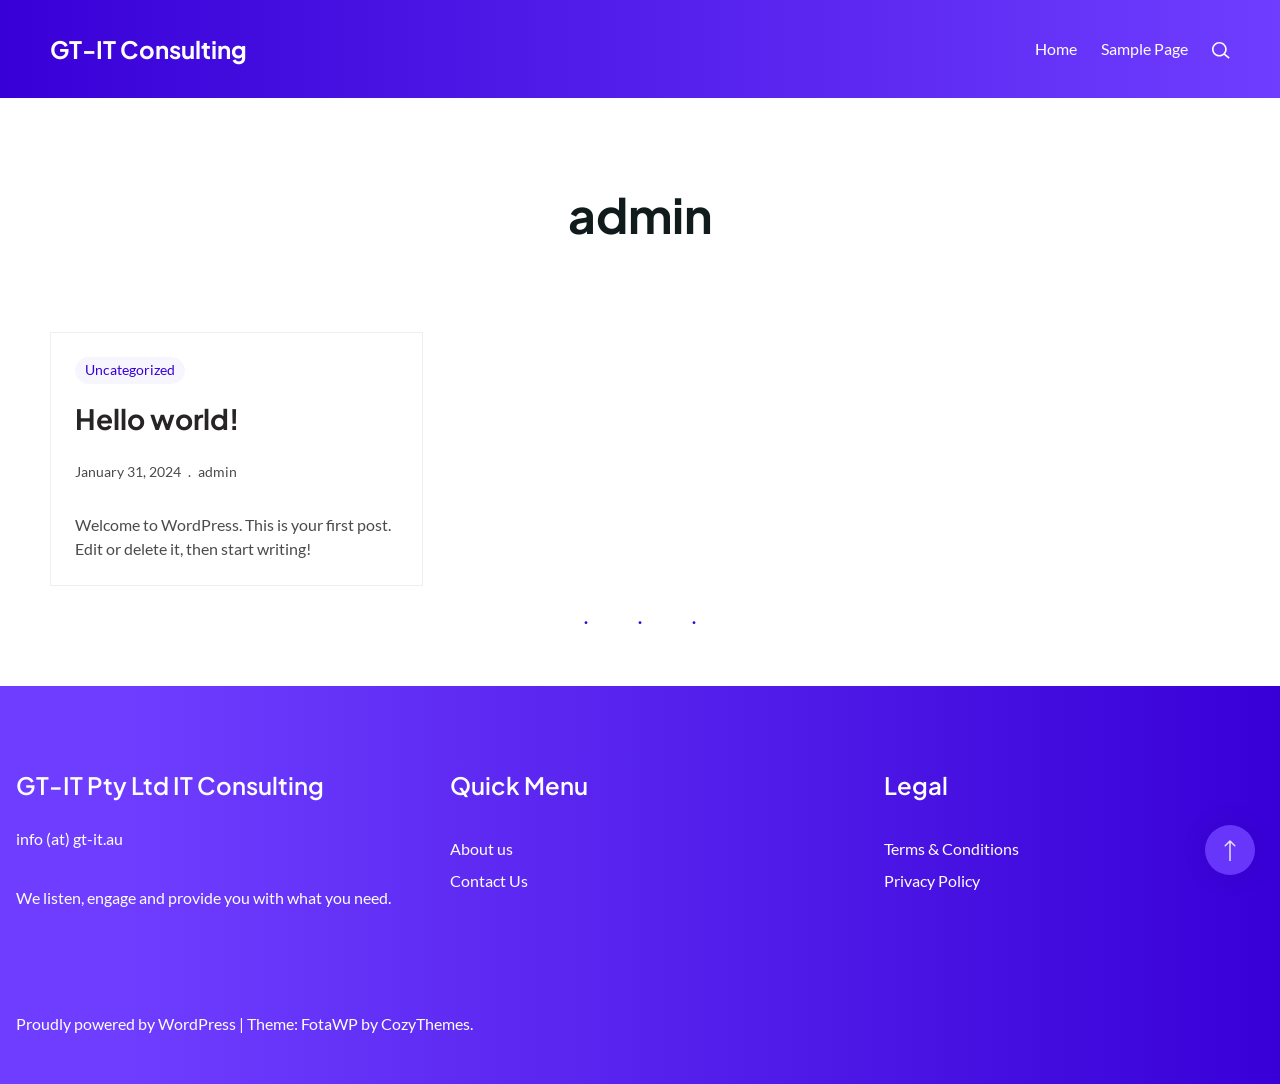
<file: author/garethth/index.html>
<!DOCTYPE html>
<html lang="en-US">
<head><meta charset="UTF-8">
	
	<meta name="viewport" content="width=device-width, initial-scale=1">
<meta name="robots" content="max-image-preview:large">
<title>admin – GT-IT Consulting</title>
<link rel="alternate" type="application/rss+xml" title="GT-IT Consulting » Feed" href="/feed/">
<link rel="alternate" type="application/rss+xml" title="GT-IT Consulting » Comments Feed" href="/comments/feed/">
<link rel="alternate" type="application/rss+xml" title="GT-IT Consulting » Posts by admin Feed" href="/author/garethth/feed/">
<style id="wp-img-auto-sizes-contain-inline-css">
img:is([sizes=auto i],[sizes^="auto," i]){contain-intrinsic-size:3000px 1500px}
/*# sourceURL=wp-img-auto-sizes-contain-inline-css */
</style>
<style id="wp-block-site-title-inline-css">
.wp-block-site-title{box-sizing:border-box}.wp-block-site-title :where(a){color:inherit;font-family:inherit;font-size:inherit;font-style:inherit;font-weight:inherit;letter-spacing:inherit;line-height:inherit;text-decoration:inherit}
/*# sourceURL=/wp-includes/blocks/site-title/style.min.css */
</style>
<style id="wp-block-group-inline-css">
.wp-block-group{box-sizing:border-box}:where(.wp-block-group.wp-block-group-is-layout-constrained){position:relative}
/*# sourceURL=/wp-includes/blocks/group/style.min.css */
</style>
<style id="wp-block-group-theme-inline-css">
:where(.wp-block-group.has-background){padding:1.25em 2.375em}
/*# sourceURL=/wp-includes/blocks/group/theme.min.css */
</style>
<style id="wp-block-page-list-inline-css">
.wp-block-navigation .wp-block-page-list{align-items:var(--navigation-layout-align,initial);background-color:inherit;display:flex;flex-direction:var(--navigation-layout-direction,initial);flex-wrap:var(--navigation-layout-wrap,wrap);justify-content:var(--navigation-layout-justify,initial)}.wp-block-navigation .wp-block-navigation-item{background-color:inherit}.wp-block-page-list{box-sizing:border-box}
/*# sourceURL=/wp-includes/blocks/page-list/style.min.css */
</style>
<link rel="stylesheet" id="wp-block-navigation-css" href="/wp-includes/blocks/navigation/style.min.css?ver=6.9.1" media="all">
<style id="wp-block-button-inline-css">
.wp-block-button__link{align-content:center;box-sizing:border-box;cursor:pointer;display:inline-block;height:100%;text-align:center;word-break:break-word}.wp-block-button__link.aligncenter{text-align:center}.wp-block-button__link.alignright{text-align:right}:where(.wp-block-button__link){border-radius:9999px;box-shadow:none;padding:calc(.667em + 2px) calc(1.333em + 2px);text-decoration:none}.wp-block-button[style*=text-decoration] .wp-block-button__link{text-decoration:inherit}.wp-block-buttons>.wp-block-button.has-custom-width{max-width:none}.wp-block-buttons>.wp-block-button.has-custom-width .wp-block-button__link{width:100%}.wp-block-buttons>.wp-block-button.has-custom-font-size .wp-block-button__link{font-size:inherit}.wp-block-buttons>.wp-block-button.wp-block-button__width-25{width:calc(25% - var(--wp--style--block-gap, .5em)*.75)}.wp-block-buttons>.wp-block-button.wp-block-button__width-50{width:calc(50% - var(--wp--style--block-gap, .5em)*.5)}.wp-block-buttons>.wp-block-button.wp-block-button__width-75{width:calc(75% - var(--wp--style--block-gap, .5em)*.25)}.wp-block-buttons>.wp-block-button.wp-block-button__width-100{flex-basis:100%;width:100%}.wp-block-buttons.is-vertical>.wp-block-button.wp-block-button__width-25{width:25%}.wp-block-buttons.is-vertical>.wp-block-button.wp-block-button__width-50{width:50%}.wp-block-buttons.is-vertical>.wp-block-button.wp-block-button__width-75{width:75%}.wp-block-button.is-style-squared,.wp-block-button__link.wp-block-button.is-style-squared{border-radius:0}.wp-block-button.no-border-radius,.wp-block-button__link.no-border-radius{border-radius:0!important}:root :where(.wp-block-button .wp-block-button__link.is-style-outline),:root :where(.wp-block-button.is-style-outline>.wp-block-button__link){border:2px solid;padding:.667em 1.333em}:root :where(.wp-block-button .wp-block-button__link.is-style-outline:not(.has-text-color)),:root :where(.wp-block-button.is-style-outline>.wp-block-button__link:not(.has-text-color)){color:currentColor}:root :where(.wp-block-button .wp-block-button__link.is-style-outline:not(.has-background)),:root :where(.wp-block-button.is-style-outline>.wp-block-button__link:not(.has-background)){background-color:initial;background-image:none}
/*# sourceURL=/wp-includes/blocks/button/style.min.css */
</style>
<style id="wp-block-buttons-inline-css">
.wp-block-buttons{box-sizing:border-box}.wp-block-buttons.is-vertical{flex-direction:column}.wp-block-buttons.is-vertical>.wp-block-button:last-child{margin-bottom:0}.wp-block-buttons>.wp-block-button{display:inline-block;margin:0}.wp-block-buttons.is-content-justification-left{justify-content:flex-start}.wp-block-buttons.is-content-justification-left.is-vertical{align-items:flex-start}.wp-block-buttons.is-content-justification-center{justify-content:center}.wp-block-buttons.is-content-justification-center.is-vertical{align-items:center}.wp-block-buttons.is-content-justification-right{justify-content:flex-end}.wp-block-buttons.is-content-justification-right.is-vertical{align-items:flex-end}.wp-block-buttons.is-content-justification-space-between{justify-content:space-between}.wp-block-buttons.aligncenter{text-align:center}.wp-block-buttons:not(.is-content-justification-space-between,.is-content-justification-right,.is-content-justification-left,.is-content-justification-center) .wp-block-button.aligncenter{margin-left:auto;margin-right:auto;width:100%}.wp-block-buttons[style*=text-decoration] .wp-block-button,.wp-block-buttons[style*=text-decoration] .wp-block-button__link{text-decoration:inherit}.wp-block-buttons.has-custom-font-size .wp-block-button__link{font-size:inherit}.wp-block-buttons .wp-block-button__link{width:100%}.wp-block-button.aligncenter{text-align:center}
/*# sourceURL=/wp-includes/blocks/buttons/style.min.css */
</style>
<style id="wp-block-search-inline-css">
.wp-block-search__button{margin-left:10px;word-break:normal}.wp-block-search__button.has-icon{line-height:0}.wp-block-search__button svg{height:1.25em;min-height:24px;min-width:24px;width:1.25em;fill:currentColor;vertical-align:text-bottom}:where(.wp-block-search__button){border:1px solid #ccc;padding:6px 10px}.wp-block-search__inside-wrapper{display:flex;flex:auto;flex-wrap:nowrap;max-width:100%}.wp-block-search__label{width:100%}.wp-block-search.wp-block-search__button-only .wp-block-search__button{box-sizing:border-box;display:flex;flex-shrink:0;justify-content:center;margin-left:0;max-width:100%}.wp-block-search.wp-block-search__button-only .wp-block-search__inside-wrapper{min-width:0!important;transition-property:width}.wp-block-search.wp-block-search__button-only .wp-block-search__input{flex-basis:100%;transition-duration:.3s}.wp-block-search.wp-block-search__button-only.wp-block-search__searchfield-hidden,.wp-block-search.wp-block-search__button-only.wp-block-search__searchfield-hidden .wp-block-search__inside-wrapper{overflow:hidden}.wp-block-search.wp-block-search__button-only.wp-block-search__searchfield-hidden .wp-block-search__input{border-left-width:0!important;border-right-width:0!important;flex-basis:0;flex-grow:0;margin:0;min-width:0!important;padding-left:0!important;padding-right:0!important;width:0!important}:where(.wp-block-search__input){appearance:none;border:1px solid #949494;flex-grow:1;font-family:inherit;font-size:inherit;font-style:inherit;font-weight:inherit;letter-spacing:inherit;line-height:inherit;margin-left:0;margin-right:0;min-width:3rem;padding:8px;text-decoration:unset!important;text-transform:inherit}:where(.wp-block-search__button-inside .wp-block-search__inside-wrapper){background-color:#fff;border:1px solid #949494;box-sizing:border-box;padding:4px}:where(.wp-block-search__button-inside .wp-block-search__inside-wrapper) .wp-block-search__input{border:none;border-radius:0;padding:0 4px}:where(.wp-block-search__button-inside .wp-block-search__inside-wrapper) .wp-block-search__input:focus{outline:none}:where(.wp-block-search__button-inside .wp-block-search__inside-wrapper) :where(.wp-block-search__button){padding:4px 8px}.wp-block-search.aligncenter .wp-block-search__inside-wrapper{margin:auto}.wp-block[data-align=right] .wp-block-search.wp-block-search__button-only .wp-block-search__inside-wrapper{float:right}
/*# sourceURL=/wp-includes/blocks/search/style.min.css */
</style>
<style id="wp-block-search-theme-inline-css">
.wp-block-search .wp-block-search__label{font-weight:700}.wp-block-search__button{border:1px solid #ccc;padding:.375em .625em}
/*# sourceURL=/wp-includes/blocks/search/theme.min.css */
</style>
<link rel="stylesheet" id="wp-block-cover-css" href="/wp-includes/blocks/cover/style.min.css?ver=6.9.1" media="all">
<style id="wp-block-template-part-theme-inline-css">
:root :where(.wp-block-template-part.has-background){margin-bottom:0;margin-top:0;padding:1.25em 2.375em}
/*# sourceURL=/wp-includes/blocks/template-part/theme.min.css */
</style>
<style id="wp-block-query-title-inline-css">
.wp-block-query-title{box-sizing:border-box}
/*# sourceURL=/wp-includes/blocks/query-title/style.min.css */
</style>
<style id="wp-block-post-terms-inline-css">
.wp-block-post-terms{box-sizing:border-box}.wp-block-post-terms .wp-block-post-terms__separator{white-space:pre-wrap}
/*# sourceURL=/wp-includes/blocks/post-terms/style.min.css */
</style>
<style id="wp-block-post-title-inline-css">
.wp-block-post-title{box-sizing:border-box;word-break:break-word}.wp-block-post-title :where(a){display:inline-block;font-family:inherit;font-size:inherit;font-style:inherit;font-weight:inherit;letter-spacing:inherit;line-height:inherit;text-decoration:inherit}
/*# sourceURL=/wp-includes/blocks/post-title/style.min.css */
</style>
<style id="wp-block-post-date-inline-css">
.wp-block-post-date{box-sizing:border-box}
/*# sourceURL=/wp-includes/blocks/post-date/style.min.css */
</style>
<style id="wp-block-paragraph-inline-css">
.is-small-text{font-size:.875em}.is-regular-text{font-size:1em}.is-large-text{font-size:2.25em}.is-larger-text{font-size:3em}.has-drop-cap:not(:focus):first-letter{float:left;font-size:8.4em;font-style:normal;font-weight:100;line-height:.68;margin:.05em .1em 0 0;text-transform:uppercase}body.rtl .has-drop-cap:not(:focus):first-letter{float:none;margin-left:.1em}p.has-drop-cap.has-background{overflow:hidden}:root :where(p.has-background){padding:1.25em 2.375em}:where(p.has-text-color:not(.has-link-color)) a{color:inherit}p.has-text-align-left[style*="writing-mode:vertical-lr"],p.has-text-align-right[style*="writing-mode:vertical-rl"]{rotate:180deg}
/*# sourceURL=/wp-includes/blocks/paragraph/style.min.css */
</style>
<style id="wp-block-post-author-name-inline-css">
.wp-block-post-author-name{box-sizing:border-box}
/*# sourceURL=/wp-includes/blocks/post-author-name/style.min.css */
</style>
<style id="wp-block-post-excerpt-inline-css">
:where(.wp-block-post-excerpt){box-sizing:border-box;margin-bottom:var(--wp--style--block-gap);margin-top:var(--wp--style--block-gap)}.wp-block-post-excerpt__excerpt{margin-bottom:0;margin-top:0}.wp-block-post-excerpt__more-text{margin-bottom:0;margin-top:var(--wp--style--block-gap)}.wp-block-post-excerpt__more-link{display:inline-block}
/*# sourceURL=/wp-includes/blocks/post-excerpt/style.min.css */
</style>
<style id="wp-block-post-template-inline-css">
.wp-block-post-template{box-sizing:border-box;list-style:none;margin-bottom:0;margin-top:0;max-width:100%;padding:0}.wp-block-post-template.is-flex-container{display:flex;flex-direction:row;flex-wrap:wrap;gap:1.25em}.wp-block-post-template.is-flex-container>li{margin:0;width:100%}@media (min-width:600px){.wp-block-post-template.is-flex-container.is-flex-container.columns-2>li{width:calc(50% - .625em)}.wp-block-post-template.is-flex-container.is-flex-container.columns-3>li{width:calc(33.33333% - .83333em)}.wp-block-post-template.is-flex-container.is-flex-container.columns-4>li{width:calc(25% - .9375em)}.wp-block-post-template.is-flex-container.is-flex-container.columns-5>li{width:calc(20% - 1em)}.wp-block-post-template.is-flex-container.is-flex-container.columns-6>li{width:calc(16.66667% - 1.04167em)}}@media (max-width:600px){.wp-block-post-template-is-layout-grid.wp-block-post-template-is-layout-grid.wp-block-post-template-is-layout-grid.wp-block-post-template-is-layout-grid{grid-template-columns:1fr}}.wp-block-post-template-is-layout-constrained>li>.alignright,.wp-block-post-template-is-layout-flow>li>.alignright{float:right;margin-inline-end:0;margin-inline-start:2em}.wp-block-post-template-is-layout-constrained>li>.alignleft,.wp-block-post-template-is-layout-flow>li>.alignleft{float:left;margin-inline-end:2em;margin-inline-start:0}.wp-block-post-template-is-layout-constrained>li>.aligncenter,.wp-block-post-template-is-layout-flow>li>.aligncenter{margin-inline-end:auto;margin-inline-start:auto}
/*# sourceURL=/wp-includes/blocks/post-template/style.min.css */
</style>
<style id="wp-block-separator-inline-css">
@charset "UTF-8";.wp-block-separator{border:none;border-top:2px solid}:root :where(.wp-block-separator.is-style-dots){height:auto;line-height:1;text-align:center}:root :where(.wp-block-separator.is-style-dots):before{color:currentColor;content:"···";font-family:serif;font-size:1.5em;letter-spacing:2em;padding-left:2em}.wp-block-separator.is-style-dots{background:none!important;border:none!important}
/*# sourceURL=/wp-includes/blocks/separator/style.min.css */
</style>
<style id="wp-block-separator-theme-inline-css">
.wp-block-separator.has-css-opacity{opacity:.4}.wp-block-separator{border:none;border-bottom:2px solid;margin-left:auto;margin-right:auto}.wp-block-separator.has-alpha-channel-opacity{opacity:1}.wp-block-separator:not(.is-style-wide):not(.is-style-dots){width:100px}.wp-block-separator.has-background:not(.is-style-dots){border-bottom:none;height:1px}.wp-block-separator.has-background:not(.is-style-wide):not(.is-style-dots){height:2px}
/*# sourceURL=/wp-includes/blocks/separator/theme.min.css */
</style>
<style id="wp-block-heading-inline-css">
h1:where(.wp-block-heading).has-background,h2:where(.wp-block-heading).has-background,h3:where(.wp-block-heading).has-background,h4:where(.wp-block-heading).has-background,h5:where(.wp-block-heading).has-background,h6:where(.wp-block-heading).has-background{padding:1.25em 2.375em}h1.has-text-align-left[style*=writing-mode]:where([style*=vertical-lr]),h1.has-text-align-right[style*=writing-mode]:where([style*=vertical-rl]),h2.has-text-align-left[style*=writing-mode]:where([style*=vertical-lr]),h2.has-text-align-right[style*=writing-mode]:where([style*=vertical-rl]),h3.has-text-align-left[style*=writing-mode]:where([style*=vertical-lr]),h3.has-text-align-right[style*=writing-mode]:where([style*=vertical-rl]),h4.has-text-align-left[style*=writing-mode]:where([style*=vertical-lr]),h4.has-text-align-right[style*=writing-mode]:where([style*=vertical-rl]),h5.has-text-align-left[style*=writing-mode]:where([style*=vertical-lr]),h5.has-text-align-right[style*=writing-mode]:where([style*=vertical-rl]),h6.has-text-align-left[style*=writing-mode]:where([style*=vertical-lr]),h6.has-text-align-right[style*=writing-mode]:where([style*=vertical-rl]){rotate:180deg}
/*# sourceURL=/wp-includes/blocks/heading/style.min.css */
</style>
<style id="wp-block-social-links-inline-css">
.wp-block-social-links{background:none;box-sizing:border-box;margin-left:0;padding-left:0;padding-right:0;text-indent:0}.wp-block-social-links .wp-social-link a,.wp-block-social-links .wp-social-link a:hover{border-bottom:0;box-shadow:none;text-decoration:none}.wp-block-social-links .wp-social-link svg{height:1em;width:1em}.wp-block-social-links .wp-social-link span:not(.screen-reader-text){font-size:.65em;margin-left:.5em;margin-right:.5em}.wp-block-social-links.has-small-icon-size{font-size:16px}.wp-block-social-links,.wp-block-social-links.has-normal-icon-size{font-size:24px}.wp-block-social-links.has-large-icon-size{font-size:36px}.wp-block-social-links.has-huge-icon-size{font-size:48px}.wp-block-social-links.aligncenter{display:flex;justify-content:center}.wp-block-social-links.alignright{justify-content:flex-end}.wp-block-social-link{border-radius:9999px;display:block}@media not (prefers-reduced-motion){.wp-block-social-link{transition:transform .1s ease}}.wp-block-social-link{height:auto}.wp-block-social-link a{align-items:center;display:flex;line-height:0}.wp-block-social-link:hover{transform:scale(1.1)}.wp-block-social-links .wp-block-social-link.wp-social-link{display:inline-block;margin:0;padding:0}.wp-block-social-links .wp-block-social-link.wp-social-link .wp-block-social-link-anchor,.wp-block-social-links .wp-block-social-link.wp-social-link .wp-block-social-link-anchor svg,.wp-block-social-links .wp-block-social-link.wp-social-link .wp-block-social-link-anchor:active,.wp-block-social-links .wp-block-social-link.wp-social-link .wp-block-social-link-anchor:hover,.wp-block-social-links .wp-block-social-link.wp-social-link .wp-block-social-link-anchor:visited{color:currentColor;fill:currentColor}:where(.wp-block-social-links:not(.is-style-logos-only)) .wp-social-link{background-color:#f0f0f0;color:#444}:where(.wp-block-social-links:not(.is-style-logos-only)) .wp-social-link-amazon{background-color:#f90;color:#fff}:where(.wp-block-social-links:not(.is-style-logos-only)) .wp-social-link-bandcamp{background-color:#1ea0c3;color:#fff}:where(.wp-block-social-links:not(.is-style-logos-only)) .wp-social-link-behance{background-color:#0757fe;color:#fff}:where(.wp-block-social-links:not(.is-style-logos-only)) .wp-social-link-bluesky{background-color:#0a7aff;color:#fff}:where(.wp-block-social-links:not(.is-style-logos-only)) .wp-social-link-codepen{background-color:#1e1f26;color:#fff}:where(.wp-block-social-links:not(.is-style-logos-only)) .wp-social-link-deviantart{background-color:#02e49b;color:#fff}:where(.wp-block-social-links:not(.is-style-logos-only)) .wp-social-link-discord{background-color:#5865f2;color:#fff}:where(.wp-block-social-links:not(.is-style-logos-only)) .wp-social-link-dribbble{background-color:#e94c89;color:#fff}:where(.wp-block-social-links:not(.is-style-logos-only)) .wp-social-link-dropbox{background-color:#4280ff;color:#fff}:where(.wp-block-social-links:not(.is-style-logos-only)) .wp-social-link-etsy{background-color:#f45800;color:#fff}:where(.wp-block-social-links:not(.is-style-logos-only)) .wp-social-link-facebook{background-color:#0866ff;color:#fff}:where(.wp-block-social-links:not(.is-style-logos-only)) .wp-social-link-fivehundredpx{background-color:#000;color:#fff}:where(.wp-block-social-links:not(.is-style-logos-only)) .wp-social-link-flickr{background-color:#0461dd;color:#fff}:where(.wp-block-social-links:not(.is-style-logos-only)) .wp-social-link-foursquare{background-color:#e65678;color:#fff}:where(.wp-block-social-links:not(.is-style-logos-only)) .wp-social-link-github{background-color:#24292d;color:#fff}:where(.wp-block-social-links:not(.is-style-logos-only)) .wp-social-link-goodreads{background-color:#eceadd;color:#382110}:where(.wp-block-social-links:not(.is-style-logos-only)) .wp-social-link-google{background-color:#ea4434;color:#fff}:where(.wp-block-social-links:not(.is-style-logos-only)) .wp-social-link-gravatar{background-color:#1d4fc4;color:#fff}:where(.wp-block-social-links:not(.is-style-logos-only)) .wp-social-link-instagram{background-color:#f00075;color:#fff}:where(.wp-block-social-links:not(.is-style-logos-only)) .wp-social-link-lastfm{background-color:#e21b24;color:#fff}:where(.wp-block-social-links:not(.is-style-logos-only)) .wp-social-link-linkedin{background-color:#0d66c2;color:#fff}:where(.wp-block-social-links:not(.is-style-logos-only)) .wp-social-link-mastodon{background-color:#3288d4;color:#fff}:where(.wp-block-social-links:not(.is-style-logos-only)) .wp-social-link-medium{background-color:#000;color:#fff}:where(.wp-block-social-links:not(.is-style-logos-only)) .wp-social-link-meetup{background-color:#f6405f;color:#fff}:where(.wp-block-social-links:not(.is-style-logos-only)) .wp-social-link-patreon{background-color:#000;color:#fff}:where(.wp-block-social-links:not(.is-style-logos-only)) .wp-social-link-pinterest{background-color:#e60122;color:#fff}:where(.wp-block-social-links:not(.is-style-logos-only)) .wp-social-link-pocket{background-color:#ef4155;color:#fff}:where(.wp-block-social-links:not(.is-style-logos-only)) .wp-social-link-reddit{background-color:#ff4500;color:#fff}:where(.wp-block-social-links:not(.is-style-logos-only)) .wp-social-link-skype{background-color:#0478d7;color:#fff}:where(.wp-block-social-links:not(.is-style-logos-only)) .wp-social-link-snapchat{background-color:#fefc00;color:#fff;stroke:#000}:where(.wp-block-social-links:not(.is-style-logos-only)) .wp-social-link-soundcloud{background-color:#ff5600;color:#fff}:where(.wp-block-social-links:not(.is-style-logos-only)) .wp-social-link-spotify{background-color:#1bd760;color:#fff}:where(.wp-block-social-links:not(.is-style-logos-only)) .wp-social-link-telegram{background-color:#2aabee;color:#fff}:where(.wp-block-social-links:not(.is-style-logos-only)) .wp-social-link-threads{background-color:#000;color:#fff}:where(.wp-block-social-links:not(.is-style-logos-only)) .wp-social-link-tiktok{background-color:#000;color:#fff}:where(.wp-block-social-links:not(.is-style-logos-only)) .wp-social-link-tumblr{background-color:#011835;color:#fff}:where(.wp-block-social-links:not(.is-style-logos-only)) .wp-social-link-twitch{background-color:#6440a4;color:#fff}:where(.wp-block-social-links:not(.is-style-logos-only)) .wp-social-link-twitter{background-color:#1da1f2;color:#fff}:where(.wp-block-social-links:not(.is-style-logos-only)) .wp-social-link-vimeo{background-color:#1eb7ea;color:#fff}:where(.wp-block-social-links:not(.is-style-logos-only)) .wp-social-link-vk{background-color:#4680c2;color:#fff}:where(.wp-block-social-links:not(.is-style-logos-only)) .wp-social-link-wordpress{background-color:#3499cd;color:#fff}:where(.wp-block-social-links:not(.is-style-logos-only)) .wp-social-link-whatsapp{background-color:#25d366;color:#fff}:where(.wp-block-social-links:not(.is-style-logos-only)) .wp-social-link-x{background-color:#000;color:#fff}:where(.wp-block-social-links:not(.is-style-logos-only)) .wp-social-link-yelp{background-color:#d32422;color:#fff}:where(.wp-block-social-links:not(.is-style-logos-only)) .wp-social-link-youtube{background-color:red;color:#fff}:where(.wp-block-social-links.is-style-logos-only) .wp-social-link{background:none}:where(.wp-block-social-links.is-style-logos-only) .wp-social-link svg{height:1.25em;width:1.25em}:where(.wp-block-social-links.is-style-logos-only) .wp-social-link-amazon{color:#f90}:where(.wp-block-social-links.is-style-logos-only) .wp-social-link-bandcamp{color:#1ea0c3}:where(.wp-block-social-links.is-style-logos-only) .wp-social-link-behance{color:#0757fe}:where(.wp-block-social-links.is-style-logos-only) .wp-social-link-bluesky{color:#0a7aff}:where(.wp-block-social-links.is-style-logos-only) .wp-social-link-codepen{color:#1e1f26}:where(.wp-block-social-links.is-style-logos-only) .wp-social-link-deviantart{color:#02e49b}:where(.wp-block-social-links.is-style-logos-only) .wp-social-link-discord{color:#5865f2}:where(.wp-block-social-links.is-style-logos-only) .wp-social-link-dribbble{color:#e94c89}:where(.wp-block-social-links.is-style-logos-only) .wp-social-link-dropbox{color:#4280ff}:where(.wp-block-social-links.is-style-logos-only) .wp-social-link-etsy{color:#f45800}:where(.wp-block-social-links.is-style-logos-only) .wp-social-link-facebook{color:#0866ff}:where(.wp-block-social-links.is-style-logos-only) .wp-social-link-fivehundredpx{color:#000}:where(.wp-block-social-links.is-style-logos-only) .wp-social-link-flickr{color:#0461dd}:where(.wp-block-social-links.is-style-logos-only) .wp-social-link-foursquare{color:#e65678}:where(.wp-block-social-links.is-style-logos-only) .wp-social-link-github{color:#24292d}:where(.wp-block-social-links.is-style-logos-only) .wp-social-link-goodreads{color:#382110}:where(.wp-block-social-links.is-style-logos-only) .wp-social-link-google{color:#ea4434}:where(.wp-block-social-links.is-style-logos-only) .wp-social-link-gravatar{color:#1d4fc4}:where(.wp-block-social-links.is-style-logos-only) .wp-social-link-instagram{color:#f00075}:where(.wp-block-social-links.is-style-logos-only) .wp-social-link-lastfm{color:#e21b24}:where(.wp-block-social-links.is-style-logos-only) .wp-social-link-linkedin{color:#0d66c2}:where(.wp-block-social-links.is-style-logos-only) .wp-social-link-mastodon{color:#3288d4}:where(.wp-block-social-links.is-style-logos-only) .wp-social-link-medium{color:#000}:where(.wp-block-social-links.is-style-logos-only) .wp-social-link-meetup{color:#f6405f}:where(.wp-block-social-links.is-style-logos-only) .wp-social-link-patreon{color:#000}:where(.wp-block-social-links.is-style-logos-only) .wp-social-link-pinterest{color:#e60122}:where(.wp-block-social-links.is-style-logos-only) .wp-social-link-pocket{color:#ef4155}:where(.wp-block-social-links.is-style-logos-only) .wp-social-link-reddit{color:#ff4500}:where(.wp-block-social-links.is-style-logos-only) .wp-social-link-skype{color:#0478d7}:where(.wp-block-social-links.is-style-logos-only) .wp-social-link-snapchat{color:#fff;stroke:#000}:where(.wp-block-social-links.is-style-logos-only) .wp-social-link-soundcloud{color:#ff5600}:where(.wp-block-social-links.is-style-logos-only) .wp-social-link-spotify{color:#1bd760}:where(.wp-block-social-links.is-style-logos-only) .wp-social-link-telegram{color:#2aabee}:where(.wp-block-social-links.is-style-logos-only) .wp-social-link-threads{color:#000}:where(.wp-block-social-links.is-style-logos-only) .wp-social-link-tiktok{color:#000}:where(.wp-block-social-links.is-style-logos-only) .wp-social-link-tumblr{color:#011835}:where(.wp-block-social-links.is-style-logos-only) .wp-social-link-twitch{color:#6440a4}:where(.wp-block-social-links.is-style-logos-only) .wp-social-link-twitter{color:#1da1f2}:where(.wp-block-social-links.is-style-logos-only) .wp-social-link-vimeo{color:#1eb7ea}:where(.wp-block-social-links.is-style-logos-only) .wp-social-link-vk{color:#4680c2}:where(.wp-block-social-links.is-style-logos-only) .wp-social-link-whatsapp{color:#25d366}:where(.wp-block-social-links.is-style-logos-only) .wp-social-link-wordpress{color:#3499cd}:where(.wp-block-social-links.is-style-logos-only) .wp-social-link-x{color:#000}:where(.wp-block-social-links.is-style-logos-only) .wp-social-link-yelp{color:#d32422}:where(.wp-block-social-links.is-style-logos-only) .wp-social-link-youtube{color:red}.wp-block-social-links.is-style-pill-shape .wp-social-link{width:auto}:root :where(.wp-block-social-links .wp-social-link a){padding:.25em}:root :where(.wp-block-social-links.is-style-logos-only .wp-social-link a){padding:0}:root :where(.wp-block-social-links.is-style-pill-shape .wp-social-link a){padding-left:.6666666667em;padding-right:.6666666667em}.wp-block-social-links:not(.has-icon-color):not(.has-icon-background-color) .wp-social-link-snapchat .wp-block-social-link-label{color:#000}
/*# sourceURL=/wp-includes/blocks/social-links/style.min.css */
</style>
<style id="wp-block-list-inline-css">
ol,ul{box-sizing:border-box}:root :where(.wp-block-list.has-background){padding:1.25em 2.375em}
/*# sourceURL=/wp-includes/blocks/list/style.min.css */
</style>
<style id="wp-block-columns-inline-css">
.wp-block-columns{box-sizing:border-box;display:flex;flex-wrap:wrap!important}@media (min-width:782px){.wp-block-columns{flex-wrap:nowrap!important}}.wp-block-columns{align-items:normal!important}.wp-block-columns.are-vertically-aligned-top{align-items:flex-start}.wp-block-columns.are-vertically-aligned-center{align-items:center}.wp-block-columns.are-vertically-aligned-bottom{align-items:flex-end}@media (max-width:781px){.wp-block-columns:not(.is-not-stacked-on-mobile)>.wp-block-column{flex-basis:100%!important}}@media (min-width:782px){.wp-block-columns:not(.is-not-stacked-on-mobile)>.wp-block-column{flex-basis:0;flex-grow:1}.wp-block-columns:not(.is-not-stacked-on-mobile)>.wp-block-column[style*=flex-basis]{flex-grow:0}}.wp-block-columns.is-not-stacked-on-mobile{flex-wrap:nowrap!important}.wp-block-columns.is-not-stacked-on-mobile>.wp-block-column{flex-basis:0;flex-grow:1}.wp-block-columns.is-not-stacked-on-mobile>.wp-block-column[style*=flex-basis]{flex-grow:0}:where(.wp-block-columns){margin-bottom:1.75em}:where(.wp-block-columns.has-background){padding:1.25em 2.375em}.wp-block-column{flex-grow:1;min-width:0;overflow-wrap:break-word;word-break:break-word}.wp-block-column.is-vertically-aligned-top{align-self:flex-start}.wp-block-column.is-vertically-aligned-center{align-self:center}.wp-block-column.is-vertically-aligned-bottom{align-self:flex-end}.wp-block-column.is-vertically-aligned-stretch{align-self:stretch}.wp-block-column.is-vertically-aligned-bottom,.wp-block-column.is-vertically-aligned-center,.wp-block-column.is-vertically-aligned-top{width:100%}
/*# sourceURL=/wp-includes/blocks/columns/style.min.css */
</style>
<style id="wp-emoji-styles-inline-css">

	img.wp-smiley, img.emoji {
		display: inline !important;
		border: none !important;
		box-shadow: none !important;
		height: 1em !important;
		width: 1em !important;
		margin: 0 0.07em !important;
		vertical-align: -0.1em !important;
		background: none !important;
		padding: 0 !important;
	}
/*# sourceURL=wp-emoji-styles-inline-css */
</style>
<style id="wp-block-library-inline-css">
:root{--wp-block-synced-color:#7a00df;--wp-block-synced-color--rgb:122,0,223;--wp-bound-block-color:var(--wp-block-synced-color);--wp-editor-canvas-background:#ddd;--wp-admin-theme-color:#007cba;--wp-admin-theme-color--rgb:0,124,186;--wp-admin-theme-color-darker-10:#006ba1;--wp-admin-theme-color-darker-10--rgb:0,107,160.5;--wp-admin-theme-color-darker-20:#005a87;--wp-admin-theme-color-darker-20--rgb:0,90,135;--wp-admin-border-width-focus:2px}@media (min-resolution:192dpi){:root{--wp-admin-border-width-focus:1.5px}}.wp-element-button{cursor:pointer}:root .has-very-light-gray-background-color{background-color:#eee}:root .has-very-dark-gray-background-color{background-color:#313131}:root .has-very-light-gray-color{color:#eee}:root .has-very-dark-gray-color{color:#313131}:root .has-vivid-green-cyan-to-vivid-cyan-blue-gradient-background{background:linear-gradient(135deg,#00d084,#0693e3)}:root .has-purple-crush-gradient-background{background:linear-gradient(135deg,#34e2e4,#4721fb 50%,#ab1dfe)}:root .has-hazy-dawn-gradient-background{background:linear-gradient(135deg,#faaca8,#dad0ec)}:root .has-subdued-olive-gradient-background{background:linear-gradient(135deg,#fafae1,#67a671)}:root .has-atomic-cream-gradient-background{background:linear-gradient(135deg,#fdd79a,#004a59)}:root .has-nightshade-gradient-background{background:linear-gradient(135deg,#330968,#31cdcf)}:root .has-midnight-gradient-background{background:linear-gradient(135deg,#020381,#2874fc)}:root{--wp--preset--font-size--normal:16px;--wp--preset--font-size--huge:42px}.has-regular-font-size{font-size:1em}.has-larger-font-size{font-size:2.625em}.has-normal-font-size{font-size:var(--wp--preset--font-size--normal)}.has-huge-font-size{font-size:var(--wp--preset--font-size--huge)}.has-text-align-center{text-align:center}.has-text-align-left{text-align:left}.has-text-align-right{text-align:right}.has-fit-text{white-space:nowrap!important}#end-resizable-editor-section{display:none}.aligncenter{clear:both}.items-justified-left{justify-content:flex-start}.items-justified-center{justify-content:center}.items-justified-right{justify-content:flex-end}.items-justified-space-between{justify-content:space-between}.screen-reader-text{border:0;clip-path:inset(50%);height:1px;margin:-1px;overflow:hidden;padding:0;position:absolute;width:1px;word-wrap:normal!important}.screen-reader-text:focus{background-color:#ddd;clip-path:none;color:#444;display:block;font-size:1em;height:auto;left:5px;line-height:normal;padding:15px 23px 14px;text-decoration:none;top:5px;width:auto;z-index:100000}html :where(.has-border-color){border-style:solid}html :where([style*=border-top-color]){border-top-style:solid}html :where([style*=border-right-color]){border-right-style:solid}html :where([style*=border-bottom-color]){border-bottom-style:solid}html :where([style*=border-left-color]){border-left-style:solid}html :where([style*=border-width]){border-style:solid}html :where([style*=border-top-width]){border-top-style:solid}html :where([style*=border-right-width]){border-right-style:solid}html :where([style*=border-bottom-width]){border-bottom-style:solid}html :where([style*=border-left-width]){border-left-style:solid}html :where(img[class*=wp-image-]){height:auto;max-width:100%}:where(figure){margin:0 0 1em}html :where(.is-position-sticky){--wp-admin--admin-bar--position-offset:var(--wp-admin--admin-bar--height,0px)}@media screen and (max-width:600px){html :where(.is-position-sticky){--wp-admin--admin-bar--position-offset:0px}}
/*# sourceURL=/wp-includes/css/dist/block-library/common.min.css */
</style>
<link rel="stylesheet" id="fotawp-blocks-style-css" href="/wp-content/themes/fotawp/assets/css/blocks.css?ver=6.9.1" media="all">
<style id="global-styles-inline-css">
:root{--wp--preset--aspect-ratio--square: 1;--wp--preset--aspect-ratio--4-3: 4/3;--wp--preset--aspect-ratio--3-4: 3/4;--wp--preset--aspect-ratio--3-2: 3/2;--wp--preset--aspect-ratio--2-3: 2/3;--wp--preset--aspect-ratio--16-9: 16/9;--wp--preset--aspect-ratio--9-16: 9/16;--wp--preset--color--black: #000000;--wp--preset--color--cyan-bluish-gray: #abb8c3;--wp--preset--color--white: #ffffff;--wp--preset--color--pale-pink: #f78da7;--wp--preset--color--vivid-red: #cf2e2e;--wp--preset--color--luminous-vivid-orange: #ff6900;--wp--preset--color--luminous-vivid-amber: #fcb900;--wp--preset--color--light-green-cyan: #7bdcb5;--wp--preset--color--vivid-green-cyan: #00d084;--wp--preset--color--pale-cyan-blue: #8ed1fc;--wp--preset--color--vivid-cyan-blue: #0693e3;--wp--preset--color--vivid-purple: #9b51e0;--wp--preset--color--primary: #3800D7;--wp--preset--color--secondary: #00C7E2;--wp--preset--color--tertiary: #6F3DFF;--wp--preset--color--tertiary-light: #EFEAF7;--wp--preset--color--accent: #966BF1;--wp--preset--color--accent-lite: #BF76D5;--wp--preset--color--background-alt: #FBF9FE;--wp--preset--color--foreground: #4B4B4B;--wp--preset--color--background: #ffffff;--wp--preset--color--heading-color: #111B1C;--wp--preset--color--sub-heading-color: #515151;--wp--preset--color--foregound-alt: #FEFEFE;--wp--preset--color--border-color: #EDEFF2;--wp--preset--color--post-meta-color: #767676;--wp--preset--color--extra-category-color: #DE0741;--wp--preset--color--overlay-header-bgcolor: #1D0F30;--wp--preset--color--transparent: #ffffff00;--wp--preset--gradient--vivid-cyan-blue-to-vivid-purple: linear-gradient(135deg,rgb(6,147,227) 0%,rgb(155,81,224) 100%);--wp--preset--gradient--light-green-cyan-to-vivid-green-cyan: linear-gradient(135deg,rgb(122,220,180) 0%,rgb(0,208,130) 100%);--wp--preset--gradient--luminous-vivid-amber-to-luminous-vivid-orange: linear-gradient(135deg,rgb(252,185,0) 0%,rgb(255,105,0) 100%);--wp--preset--gradient--luminous-vivid-orange-to-vivid-red: linear-gradient(135deg,rgb(255,105,0) 0%,rgb(207,46,46) 100%);--wp--preset--gradient--very-light-gray-to-cyan-bluish-gray: linear-gradient(135deg,rgb(238,238,238) 0%,rgb(169,184,195) 100%);--wp--preset--gradient--cool-to-warm-spectrum: linear-gradient(135deg,rgb(74,234,220) 0%,rgb(151,120,209) 20%,rgb(207,42,186) 40%,rgb(238,44,130) 60%,rgb(251,105,98) 80%,rgb(254,248,76) 100%);--wp--preset--gradient--blush-light-purple: linear-gradient(135deg,rgb(255,206,236) 0%,rgb(152,150,240) 100%);--wp--preset--gradient--blush-bordeaux: linear-gradient(135deg,rgb(254,205,165) 0%,rgb(254,45,45) 50%,rgb(107,0,62) 100%);--wp--preset--gradient--luminous-dusk: linear-gradient(135deg,rgb(255,203,112) 0%,rgb(199,81,192) 50%,rgb(65,88,208) 100%);--wp--preset--gradient--pale-ocean: linear-gradient(135deg,rgb(255,245,203) 0%,rgb(182,227,212) 50%,rgb(51,167,181) 100%);--wp--preset--gradient--electric-grass: linear-gradient(135deg,rgb(202,248,128) 0%,rgb(113,206,126) 100%);--wp--preset--gradient--midnight: linear-gradient(135deg,rgb(2,3,129) 0%,rgb(40,116,252) 100%);--wp--preset--gradient--first-primary-gradient: linear-gradient(90deg, var(--wp--preset--color--primary) 0%, var(--wp--preset--color--tertiary) 100%);--wp--preset--gradient--second-primary-gradient: linear-gradient(90deg, var(--wp--preset--color--tertiary) 10%,var(--wp--preset--color--primary) 100%);--wp--preset--gradient--third-primary-gradient: linear-gradient(290deg, var(--wp--preset--color--accent-lite) 0%, var(--wp--preset--color--accent) 60%, var(--wp--preset--color--primary) 120%);--wp--preset--gradient--fourth-primary-gradient: linear-gradient(135deg, var(--wp--preset--color--primary) 45%, var(--wp--preset--color--accent-lite) 100%);--wp--preset--gradient--fade-gradient: linear-gradient(108.08deg, #F3FEFF 49.32%, #E5DDFE 98.43%);--wp--preset--gradient--combination-gradient: linear-gradient(180deg, #00C7E2 0%, #3800D7 70%);--wp--preset--font-size--small: 16px;--wp--preset--font-size--medium: 20px;--wp--preset--font-size--large: 24px;--wp--preset--font-size--x-large: 34px;--wp--preset--font-size--xx-small: 12px;--wp--preset--font-size--x-small: 14px;--wp--preset--font-size--xx-large: 44px;--wp--preset--font-size--xxx-large: 56px;--wp--preset--font-size--xxxx-large: 74px;--wp--preset--font-family--albert-sans: "Albert Sans", sans-serif;--wp--preset--font-family--allura: "Allura", sans-serif;--wp--preset--font-family--dancing-script: "Dancing Script", sans-serif;--wp--preset--font-family--dm-sans: "DM Sans", sans-serif;--wp--preset--font-family--hanken-grotesk: "Hanken Grotesk", sans-serif;--wp--preset--font-family--ibm-plex-serif: "IBM Plex Serif", sans-serif;--wp--preset--font-family--inter: "Inter", sans-serif;--wp--preset--font-family--jost: "Jost", sans-serif;--wp--preset--font-family--body: "Lato", sans-serif;--wp--preset--font-family--league-spartan: "League Spartan", sans-serif;--wp--preset--font-family--merriweather: "Merriweather", sans-serif;--wp--preset--font-family--montserrat: "Montserrat", sans-serif;--wp--preset--font-family--nunito: "Nunito", sans-serif;--wp--preset--font-family--open-sans: "Open Sans", sans-serif;--wp--preset--font-family--oswald: "Oswald", sans-serif;--wp--preset--font-family--outfit: "Outfit", sans-serif;--wp--preset--font-family--pacifico: "Pacifico", sans-serif;--wp--preset--font-family--playfair-display: "Playfair Display", sans-serif;--wp--preset--font-family--plus-jakarta-sans: "Plus Jakarta Sans", sans-serif;--wp--preset--font-family--poppins: "Poppins", sans-serif;--wp--preset--font-family--public-sans: "Public Sans", sans-serif;--wp--preset--font-family--quicksand: "Quicksand", sans-serif;--wp--preset--font-family--raleway: "Raleway", sans-serif;--wp--preset--font-family--roboto-condensed: "Roboto Condensed", sans-serif;--wp--preset--font-family--space-grotesk: "Space Grotesk", sans-serif;--wp--preset--font-family--syne: "Syne", sans-serif;--wp--preset--spacing--20: 0.44rem;--wp--preset--spacing--30: 0.67rem;--wp--preset--spacing--40: 1rem;--wp--preset--spacing--50: 1.5rem;--wp--preset--spacing--60: 2.25rem;--wp--preset--spacing--70: 3.38rem;--wp--preset--spacing--80: 5.06rem;--wp--preset--shadow--natural: 6px 6px 9px rgba(0, 0, 0, 0.2);--wp--preset--shadow--deep: 12px 12px 50px rgba(0, 0, 0, 0.4);--wp--preset--shadow--sharp: 6px 6px 0px rgba(0, 0, 0, 0.2);--wp--preset--shadow--outlined: 6px 6px 0px -3px rgb(255, 255, 255), 6px 6px rgb(0, 0, 0);--wp--preset--shadow--crisp: 6px 6px 0px rgb(0, 0, 0);--wp--custom--font-weight--black: 900;--wp--custom--font-weight--extra-bold: 800;--wp--custom--font-weight--bold: 700;--wp--custom--font-weight--semi-bold: 600;--wp--custom--font-weight--medium: 500;--wp--custom--font-weight--regular: 400;--wp--custom--font-weight--light: 300;--wp--custom--font-weight--extra-light: 200;--wp--custom--font-weight--thin: 100;--wp--custom--line-height--initial: 1;--wp--custom--line-height--xx-small: 1.2;--wp--custom--line-height--x-small: 1.3;--wp--custom--line-height--small: 1.4;--wp--custom--line-height--medium: 1.45;--wp--custom--line-height--large: 1.6;--wp--custom--border-radius--xx-small: 2px;--wp--custom--border-radius--x-small: 4px;--wp--custom--border-radius--small: 6px;--wp--custom--border-radius--medium: 10px;--wp--custom--border-radius--large: 30px;--wp--custom--border-radius--x-large: 50px;--wp--custom--border-radius--xx-large: 99px;--wp--custom--border-radius--full: 999px;}:root { --wp--style--global--content-size: 100%;--wp--style--global--wide-size: 100%; }:where(body) { margin: 0; }.wp-site-blocks > .alignleft { float: left; margin-right: 2em; }.wp-site-blocks > .alignright { float: right; margin-left: 2em; }.wp-site-blocks > .aligncenter { justify-content: center; margin-left: auto; margin-right: auto; }:where(.wp-site-blocks) > * { margin-block-start: 24px; margin-block-end: 0; }:where(.wp-site-blocks) > :first-child { margin-block-start: 0; }:where(.wp-site-blocks) > :last-child { margin-block-end: 0; }:root { --wp--style--block-gap: 24px; }:root :where(.is-layout-flow) > :first-child{margin-block-start: 0;}:root :where(.is-layout-flow) > :last-child{margin-block-end: 0;}:root :where(.is-layout-flow) > *{margin-block-start: 24px;margin-block-end: 0;}:root :where(.is-layout-constrained) > :first-child{margin-block-start: 0;}:root :where(.is-layout-constrained) > :last-child{margin-block-end: 0;}:root :where(.is-layout-constrained) > *{margin-block-start: 24px;margin-block-end: 0;}:root :where(.is-layout-flex){gap: 24px;}:root :where(.is-layout-grid){gap: 24px;}.is-layout-flow > .alignleft{float: left;margin-inline-start: 0;margin-inline-end: 2em;}.is-layout-flow > .alignright{float: right;margin-inline-start: 2em;margin-inline-end: 0;}.is-layout-flow > .aligncenter{margin-left: auto !important;margin-right: auto !important;}.is-layout-constrained > .alignleft{float: left;margin-inline-start: 0;margin-inline-end: 2em;}.is-layout-constrained > .alignright{float: right;margin-inline-start: 2em;margin-inline-end: 0;}.is-layout-constrained > .aligncenter{margin-left: auto !important;margin-right: auto !important;}.is-layout-constrained > :where(:not(.alignleft):not(.alignright):not(.alignfull)){max-width: var(--wp--style--global--content-size);margin-left: auto !important;margin-right: auto !important;}.is-layout-constrained > .alignwide{max-width: var(--wp--style--global--wide-size);}body .is-layout-flex{display: flex;}.is-layout-flex{flex-wrap: wrap;align-items: center;}.is-layout-flex > :is(*, div){margin: 0;}body .is-layout-grid{display: grid;}.is-layout-grid > :is(*, div){margin: 0;}body{background-color: var(--wp--preset--color--background);color: var(--wp--preset--color--foreground);font-family: var(--wp--preset--font-family--body);font-size: var(--wp-preset--font-size--small);line-height: 1.5;padding-top: 0px;padding-right: 0px;padding-bottom: 0px;padding-left: 0px;}a:where(:not(.wp-element-button)){color: var(--wp--preset--color--primary);text-decoration: none;}:root :where(a:where(:not(.wp-element-button)):hover){color: var(--wp--preset--color--secondary);}h1, h2, h3, h4, h5, h6{background-color: var(--wp--preset--color--transparent);color: var(--wp--preset--color--heading-color);font-family: var(--wp--preset--font-family--plus-jakarta-sans);font-style: normal;font-weight: var(--wp--preset--font-weight--semi-bold);line-height: var(--wp--preset--line-height--xxSmall);}h1{font-size: var(--wp--preset--font-size--xxx-large);font-weight: 600;line-height: var(--wp--preset--line-height--initial);margin-bottom: var(--wp--preset--spacing--small);}h2{font-size: var(--wp--preset--font-size--xx-large);font-weight: 600;line-height: var(--wp--preset--line-height--xx-small);margin-top: var(--wp--preset--spacing--medium);margin-bottom: var(--wp--preset--spacing--x-small);}h3{font-size: var(--wp--preset--font-size--x-large);font-weight: 600;line-height: var(--wp--preset--line-height--x-small);margin-top: var(--wp--preset--spacing--medium);margin-bottom: var(--wp--preset--spacing--x-small);}h4{font-size: var(--wp--preset--font-size--large);font-weight: 500;line-height: var(--wp--preset--line-height--x-small);margin-top: var(--wp--preset--spacing--small);margin-bottom: var(--wp--preset--spacing--xx-small);}h5{font-size: var(--wp--preset--font-size--medium);font-weight: 500;line-height: var(--wp--preset--line-height--medium);margin-top: var(--wp--preset--spacing--small);margin-bottom: var(--wp--preset--spacing--xx-small);}h6{font-size: var(--wp--preset--font-size--small);margin-top: var(--wp--preset--spacing--x-small);margin-bottom: var(--wp--preset--spacing--xx-small);}:root :where(.wp-element-button, .wp-block-button__link){background-color: var(--wp--preset--color--primary);border-radius: 0.375em;border-color: var(--wp--preset--color--tertiary);border-width: 0;color: var(--wp--preset--color--background);font-family: inherit;font-size: var(--wp--preset--font-size--small);font-style: inherit;font-weight: var(--wp--preset--font-weight--medium);letter-spacing: inherit;line-height: var(--wp--preset--line-height--initial);padding-top: calc(0.667em + 2px);padding-right: calc(1.333em + 2px);padding-bottom: calc(0.667em + 2px);padding-left: calc(1.333em + 2px);text-decoration: none;text-transform: inherit;}:root :where(.wp-element-button:hover, .wp-block-button__link:hover){background-color: var(--wp--preset--color--secondary);}.has-black-color{color: var(--wp--preset--color--black) !important;}.has-cyan-bluish-gray-color{color: var(--wp--preset--color--cyan-bluish-gray) !important;}.has-white-color{color: var(--wp--preset--color--white) !important;}.has-pale-pink-color{color: var(--wp--preset--color--pale-pink) !important;}.has-vivid-red-color{color: var(--wp--preset--color--vivid-red) !important;}.has-luminous-vivid-orange-color{color: var(--wp--preset--color--luminous-vivid-orange) !important;}.has-luminous-vivid-amber-color{color: var(--wp--preset--color--luminous-vivid-amber) !important;}.has-light-green-cyan-color{color: var(--wp--preset--color--light-green-cyan) !important;}.has-vivid-green-cyan-color{color: var(--wp--preset--color--vivid-green-cyan) !important;}.has-pale-cyan-blue-color{color: var(--wp--preset--color--pale-cyan-blue) !important;}.has-vivid-cyan-blue-color{color: var(--wp--preset--color--vivid-cyan-blue) !important;}.has-vivid-purple-color{color: var(--wp--preset--color--vivid-purple) !important;}.has-primary-color{color: var(--wp--preset--color--primary) !important;}.has-secondary-color{color: var(--wp--preset--color--secondary) !important;}.has-tertiary-color{color: var(--wp--preset--color--tertiary) !important;}.has-tertiary-light-color{color: var(--wp--preset--color--tertiary-light) !important;}.has-accent-color{color: var(--wp--preset--color--accent) !important;}.has-accent-lite-color{color: var(--wp--preset--color--accent-lite) !important;}.has-background-alt-color{color: var(--wp--preset--color--background-alt) !important;}.has-foreground-color{color: var(--wp--preset--color--foreground) !important;}.has-background-color{color: var(--wp--preset--color--background) !important;}.has-heading-color-color{color: var(--wp--preset--color--heading-color) !important;}.has-sub-heading-color-color{color: var(--wp--preset--color--sub-heading-color) !important;}.has-foregound-alt-color{color: var(--wp--preset--color--foregound-alt) !important;}.has-border-color-color{color: var(--wp--preset--color--border-color) !important;}.has-post-meta-color-color{color: var(--wp--preset--color--post-meta-color) !important;}.has-extra-category-color-color{color: var(--wp--preset--color--extra-category-color) !important;}.has-overlay-header-bgcolor-color{color: var(--wp--preset--color--overlay-header-bgcolor) !important;}.has-transparent-color{color: var(--wp--preset--color--transparent) !important;}.has-black-background-color{background-color: var(--wp--preset--color--black) !important;}.has-cyan-bluish-gray-background-color{background-color: var(--wp--preset--color--cyan-bluish-gray) !important;}.has-white-background-color{background-color: var(--wp--preset--color--white) !important;}.has-pale-pink-background-color{background-color: var(--wp--preset--color--pale-pink) !important;}.has-vivid-red-background-color{background-color: var(--wp--preset--color--vivid-red) !important;}.has-luminous-vivid-orange-background-color{background-color: var(--wp--preset--color--luminous-vivid-orange) !important;}.has-luminous-vivid-amber-background-color{background-color: var(--wp--preset--color--luminous-vivid-amber) !important;}.has-light-green-cyan-background-color{background-color: var(--wp--preset--color--light-green-cyan) !important;}.has-vivid-green-cyan-background-color{background-color: var(--wp--preset--color--vivid-green-cyan) !important;}.has-pale-cyan-blue-background-color{background-color: var(--wp--preset--color--pale-cyan-blue) !important;}.has-vivid-cyan-blue-background-color{background-color: var(--wp--preset--color--vivid-cyan-blue) !important;}.has-vivid-purple-background-color{background-color: var(--wp--preset--color--vivid-purple) !important;}.has-primary-background-color{background-color: var(--wp--preset--color--primary) !important;}.has-secondary-background-color{background-color: var(--wp--preset--color--secondary) !important;}.has-tertiary-background-color{background-color: var(--wp--preset--color--tertiary) !important;}.has-tertiary-light-background-color{background-color: var(--wp--preset--color--tertiary-light) !important;}.has-accent-background-color{background-color: var(--wp--preset--color--accent) !important;}.has-accent-lite-background-color{background-color: var(--wp--preset--color--accent-lite) !important;}.has-background-alt-background-color{background-color: var(--wp--preset--color--background-alt) !important;}.has-foreground-background-color{background-color: var(--wp--preset--color--foreground) !important;}.has-background-background-color{background-color: var(--wp--preset--color--background) !important;}.has-heading-color-background-color{background-color: var(--wp--preset--color--heading-color) !important;}.has-sub-heading-color-background-color{background-color: var(--wp--preset--color--sub-heading-color) !important;}.has-foregound-alt-background-color{background-color: var(--wp--preset--color--foregound-alt) !important;}.has-border-color-background-color{background-color: var(--wp--preset--color--border-color) !important;}.has-post-meta-color-background-color{background-color: var(--wp--preset--color--post-meta-color) !important;}.has-extra-category-color-background-color{background-color: var(--wp--preset--color--extra-category-color) !important;}.has-overlay-header-bgcolor-background-color{background-color: var(--wp--preset--color--overlay-header-bgcolor) !important;}.has-transparent-background-color{background-color: var(--wp--preset--color--transparent) !important;}.has-black-border-color{border-color: var(--wp--preset--color--black) !important;}.has-cyan-bluish-gray-border-color{border-color: var(--wp--preset--color--cyan-bluish-gray) !important;}.has-white-border-color{border-color: var(--wp--preset--color--white) !important;}.has-pale-pink-border-color{border-color: var(--wp--preset--color--pale-pink) !important;}.has-vivid-red-border-color{border-color: var(--wp--preset--color--vivid-red) !important;}.has-luminous-vivid-orange-border-color{border-color: var(--wp--preset--color--luminous-vivid-orange) !important;}.has-luminous-vivid-amber-border-color{border-color: var(--wp--preset--color--luminous-vivid-amber) !important;}.has-light-green-cyan-border-color{border-color: var(--wp--preset--color--light-green-cyan) !important;}.has-vivid-green-cyan-border-color{border-color: var(--wp--preset--color--vivid-green-cyan) !important;}.has-pale-cyan-blue-border-color{border-color: var(--wp--preset--color--pale-cyan-blue) !important;}.has-vivid-cyan-blue-border-color{border-color: var(--wp--preset--color--vivid-cyan-blue) !important;}.has-vivid-purple-border-color{border-color: var(--wp--preset--color--vivid-purple) !important;}.has-primary-border-color{border-color: var(--wp--preset--color--primary) !important;}.has-secondary-border-color{border-color: var(--wp--preset--color--secondary) !important;}.has-tertiary-border-color{border-color: var(--wp--preset--color--tertiary) !important;}.has-tertiary-light-border-color{border-color: var(--wp--preset--color--tertiary-light) !important;}.has-accent-border-color{border-color: var(--wp--preset--color--accent) !important;}.has-accent-lite-border-color{border-color: var(--wp--preset--color--accent-lite) !important;}.has-background-alt-border-color{border-color: var(--wp--preset--color--background-alt) !important;}.has-foreground-border-color{border-color: var(--wp--preset--color--foreground) !important;}.has-background-border-color{border-color: var(--wp--preset--color--background) !important;}.has-heading-color-border-color{border-color: var(--wp--preset--color--heading-color) !important;}.has-sub-heading-color-border-color{border-color: var(--wp--preset--color--sub-heading-color) !important;}.has-foregound-alt-border-color{border-color: var(--wp--preset--color--foregound-alt) !important;}.has-border-color-border-color{border-color: var(--wp--preset--color--border-color) !important;}.has-post-meta-color-border-color{border-color: var(--wp--preset--color--post-meta-color) !important;}.has-extra-category-color-border-color{border-color: var(--wp--preset--color--extra-category-color) !important;}.has-overlay-header-bgcolor-border-color{border-color: var(--wp--preset--color--overlay-header-bgcolor) !important;}.has-transparent-border-color{border-color: var(--wp--preset--color--transparent) !important;}.has-vivid-cyan-blue-to-vivid-purple-gradient-background{background: var(--wp--preset--gradient--vivid-cyan-blue-to-vivid-purple) !important;}.has-light-green-cyan-to-vivid-green-cyan-gradient-background{background: var(--wp--preset--gradient--light-green-cyan-to-vivid-green-cyan) !important;}.has-luminous-vivid-amber-to-luminous-vivid-orange-gradient-background{background: var(--wp--preset--gradient--luminous-vivid-amber-to-luminous-vivid-orange) !important;}.has-luminous-vivid-orange-to-vivid-red-gradient-background{background: var(--wp--preset--gradient--luminous-vivid-orange-to-vivid-red) !important;}.has-very-light-gray-to-cyan-bluish-gray-gradient-background{background: var(--wp--preset--gradient--very-light-gray-to-cyan-bluish-gray) !important;}.has-cool-to-warm-spectrum-gradient-background{background: var(--wp--preset--gradient--cool-to-warm-spectrum) !important;}.has-blush-light-purple-gradient-background{background: var(--wp--preset--gradient--blush-light-purple) !important;}.has-blush-bordeaux-gradient-background{background: var(--wp--preset--gradient--blush-bordeaux) !important;}.has-luminous-dusk-gradient-background{background: var(--wp--preset--gradient--luminous-dusk) !important;}.has-pale-ocean-gradient-background{background: var(--wp--preset--gradient--pale-ocean) !important;}.has-electric-grass-gradient-background{background: var(--wp--preset--gradient--electric-grass) !important;}.has-midnight-gradient-background{background: var(--wp--preset--gradient--midnight) !important;}.has-first-primary-gradient-gradient-background{background: var(--wp--preset--gradient--first-primary-gradient) !important;}.has-second-primary-gradient-gradient-background{background: var(--wp--preset--gradient--second-primary-gradient) !important;}.has-third-primary-gradient-gradient-background{background: var(--wp--preset--gradient--third-primary-gradient) !important;}.has-fourth-primary-gradient-gradient-background{background: var(--wp--preset--gradient--fourth-primary-gradient) !important;}.has-fade-gradient-gradient-background{background: var(--wp--preset--gradient--fade-gradient) !important;}.has-combination-gradient-gradient-background{background: var(--wp--preset--gradient--combination-gradient) !important;}.has-small-font-size{font-size: var(--wp--preset--font-size--small) !important;}.has-medium-font-size{font-size: var(--wp--preset--font-size--medium) !important;}.has-large-font-size{font-size: var(--wp--preset--font-size--large) !important;}.has-x-large-font-size{font-size: var(--wp--preset--font-size--x-large) !important;}.has-xx-small-font-size{font-size: var(--wp--preset--font-size--xx-small) !important;}.has-x-small-font-size{font-size: var(--wp--preset--font-size--x-small) !important;}.has-xx-large-font-size{font-size: var(--wp--preset--font-size--xx-large) !important;}.has-xxx-large-font-size{font-size: var(--wp--preset--font-size--xxx-large) !important;}.has-xxxx-large-font-size{font-size: var(--wp--preset--font-size--xxxx-large) !important;}.has-albert-sans-font-family{font-family: var(--wp--preset--font-family--albert-sans) !important;}.has-allura-font-family{font-family: var(--wp--preset--font-family--allura) !important;}.has-dancing-script-font-family{font-family: var(--wp--preset--font-family--dancing-script) !important;}.has-dm-sans-font-family{font-family: var(--wp--preset--font-family--dm-sans) !important;}.has-hanken-grotesk-font-family{font-family: var(--wp--preset--font-family--hanken-grotesk) !important;}.has-ibm-plex-serif-font-family{font-family: var(--wp--preset--font-family--ibm-plex-serif) !important;}.has-inter-font-family{font-family: var(--wp--preset--font-family--inter) !important;}.has-jost-font-family{font-family: var(--wp--preset--font-family--jost) !important;}.has-body-font-family{font-family: var(--wp--preset--font-family--body) !important;}.has-league-spartan-font-family{font-family: var(--wp--preset--font-family--league-spartan) !important;}.has-merriweather-font-family{font-family: var(--wp--preset--font-family--merriweather) !important;}.has-montserrat-font-family{font-family: var(--wp--preset--font-family--montserrat) !important;}.has-nunito-font-family{font-family: var(--wp--preset--font-family--nunito) !important;}.has-open-sans-font-family{font-family: var(--wp--preset--font-family--open-sans) !important;}.has-oswald-font-family{font-family: var(--wp--preset--font-family--oswald) !important;}.has-outfit-font-family{font-family: var(--wp--preset--font-family--outfit) !important;}.has-pacifico-font-family{font-family: var(--wp--preset--font-family--pacifico) !important;}.has-playfair-display-font-family{font-family: var(--wp--preset--font-family--playfair-display) !important;}.has-plus-jakarta-sans-font-family{font-family: var(--wp--preset--font-family--plus-jakarta-sans) !important;}.has-poppins-font-family{font-family: var(--wp--preset--font-family--poppins) !important;}.has-public-sans-font-family{font-family: var(--wp--preset--font-family--public-sans) !important;}.has-quicksand-font-family{font-family: var(--wp--preset--font-family--quicksand) !important;}.has-raleway-font-family{font-family: var(--wp--preset--font-family--raleway) !important;}.has-roboto-condensed-font-family{font-family: var(--wp--preset--font-family--roboto-condensed) !important;}.has-space-grotesk-font-family{font-family: var(--wp--preset--font-family--space-grotesk) !important;}.has-syne-font-family{font-family: var(--wp--preset--font-family--syne) !important;}
/*# sourceURL=global-styles-inline-css */
</style>
<style id="core-block-supports-inline-css">
.wp-elements-f34b060ba0ded17f784cdd9f4092eb39 a:where(:not(.wp-element-button)){color:var(--wp--preset--color--foregound-alt);}.wp-elements-f34b060ba0ded17f784cdd9f4092eb39 a:where(:not(.wp-element-button)):hover{color:var(--wp--preset--color--secondary);}.wp-container-core-group-is-layout-fc054d2d{flex-wrap:nowrap;gap:var(--wp--preset--spacing--30);}.wp-container-core-cover-is-layout-f09885c1 > :where(:not(.alignleft):not(.alignright):not(.alignfull)){max-width:970px;margin-left:auto !important;margin-right:auto !important;}.wp-container-core-cover-is-layout-f09885c1 > .alignwide{max-width:970px;}.wp-container-core-cover-is-layout-f09885c1 .alignfull{max-width:none;}.wp-container-core-group-is-layout-b46cc6d1 > :where(:not(.alignleft):not(.alignright):not(.alignfull)){max-width:100%;margin-left:auto !important;margin-right:auto !important;}.wp-container-core-group-is-layout-b46cc6d1 > .alignwide{max-width:100%;}.wp-container-core-group-is-layout-b46cc6d1 .alignfull{max-width:none;}.wp-container-core-group-is-layout-b46cc6d1 > .alignfull{margin-right:calc(0px * -1);margin-left:calc(0px * -1);}.wp-container-core-group-is-layout-4b827052{gap:0;flex-direction:column;align-items:flex-start;}.wp-container-core-group-is-layout-0c0c9e10{justify-content:flex-end;}.wp-container-core-group-is-layout-cb46ffcb{flex-wrap:nowrap;justify-content:space-between;}.wp-container-core-group-is-layout-b89f2ee0 > :where(:not(.alignleft):not(.alignright):not(.alignfull)){max-width:1180px;margin-left:auto !important;margin-right:auto !important;}.wp-container-core-group-is-layout-b89f2ee0 > .alignwide{max-width:1180px;}.wp-container-core-group-is-layout-b89f2ee0 .alignfull{max-width:none;}.wp-container-core-group-is-layout-b89f2ee0 > .alignfull{margin-right:calc(var(--wp--preset--spacing--40) * -1);margin-left:calc(var(--wp--preset--spacing--40) * -1);}.wp-container-core-group-is-layout-6a905a4e > .alignfull{margin-right:calc(var(--wp--preset--spacing--40) * -1);margin-left:calc(var(--wp--preset--spacing--40) * -1);}.wp-elements-eedacccbbc3dc10bce6f9ad9657ef5dc a:where(:not(.wp-element-button)){color:#262424;}.wp-container-core-group-is-layout-6ce5725f{flex-wrap:nowrap;gap:var(--wp--preset--spacing--20);}.wp-elements-82a1ccc850577831d677c08a31f3dc65 a:where(:not(.wp-element-button)){color:var(--wp--preset--color--heading-color);}.wp-container-core-group-is-layout-aa0fad5c > .alignfull{margin-right:calc(24px * -1);margin-left:calc(24px * -1);}.wp-container-core-group-is-layout-931b8eb1 > *{margin-block-start:0;margin-block-end:0;}.wp-container-core-group-is-layout-931b8eb1 > * + *{margin-block-start:var(--wp--preset--spacing--20);margin-block-end:0;}.wp-container-core-post-template-is-layout-c494e2e5{grid-template-columns:repeat(3, minmax(0, 1fr));gap:30px;}.wp-container-core-group-is-layout-e35ba24f > :where(:not(.alignleft):not(.alignright):not(.alignfull)){max-width:1180px;margin-left:auto !important;margin-right:auto !important;}.wp-container-core-group-is-layout-e35ba24f > .alignwide{max-width:1180px;}.wp-container-core-group-is-layout-e35ba24f .alignfull{max-width:none;}.wp-container-core-group-is-layout-e35ba24f > .alignfull{margin-right:calc(var(--wp--preset--spacing--40) * -1);margin-left:calc(var(--wp--preset--spacing--40) * -1);}.wp-container-core-social-links-is-layout-8f0a90ea{flex-wrap:nowrap;gap:var(--wp--preset--spacing--20) 0;}.wp-elements-9affc47db6167e0d48b34c68260d6804 a:where(:not(.wp-element-button)){color:var(--wp--preset--color--foregound-alt);}.wp-elements-344e105d80130d755c07aebc5fe36d78 a:where(:not(.wp-element-button)){color:var(--wp--preset--color--foregound-alt);}.wp-container-core-columns-is-layout-d0cfe4c5{flex-wrap:nowrap;gap:var(--wp--preset--spacing--70) var(--wp--preset--spacing--70);}.wp-elements-3318a9a1b74fab775e2a8db285ce2261 a:where(:not(.wp-element-button)){color:var(--wp--preset--color--foregound-alt);}.wp-container-core-group-is-layout-2cfed10a{flex-wrap:nowrap;justify-content:space-between;}.wp-container-core-group-is-layout-154ff700 > :where(:not(.alignleft):not(.alignright):not(.alignfull)){max-width:1260px;margin-left:auto !important;margin-right:auto !important;}.wp-container-core-group-is-layout-154ff700 > .alignwide{max-width:1260px;}.wp-container-core-group-is-layout-154ff700 .alignfull{max-width:none;}.wp-container-core-group-is-layout-154ff700 > .alignfull{margin-right:calc(var(--wp--preset--spacing--40) * -1);margin-left:calc(var(--wp--preset--spacing--40) * -1);}.wp-duotone-unset-1.wp-block-site-logo img, .wp-duotone-unset-1.wp-block-site-logo .components-placeholder__illustration, .wp-duotone-unset-1.wp-block-site-logo .components-placeholder::before{filter:unset;}
/*# sourceURL=core-block-supports-inline-css */
</style>
<style id="wp-block-template-skip-link-inline-css">

		.skip-link.screen-reader-text {
			border: 0;
			clip-path: inset(50%);
			height: 1px;
			margin: -1px;
			overflow: hidden;
			padding: 0;
			position: absolute !important;
			width: 1px;
			word-wrap: normal !important;
		}

		.skip-link.screen-reader-text:focus {
			background-color: #eee;
			clip-path: none;
			color: #444;
			display: block;
			font-size: 1em;
			height: auto;
			left: 5px;
			line-height: normal;
			padding: 15px 23px 14px;
			text-decoration: none;
			top: 5px;
			width: auto;
			z-index: 100000;
		}
/*# sourceURL=wp-block-template-skip-link-inline-css */
</style>
<link rel="stylesheet" id="fotawp-style-css" href="/wp-content/themes/fotawp/style.css?ver=2.0.0" media="all">
<link rel="stylesheet" id="fotawp-aos-style-css" href="/wp-content/themes/fotawp/assets/css/aos.css?ver=6.9.1" media="all">
<script src="/wp-includes/js/jquery/jquery.min.js?ver=3.7.1" id="jquery-core-js"></script>
<script src="/wp-includes/js/jquery/jquery-migrate.min.js?ver=3.4.1" id="jquery-migrate-js"></script>
<link rel="https://api.w.org/" href="/wp-json/"><link rel="alternate" title="JSON" type="application/json" href="/wp-json/wp/v2/users/1"><link rel="EditURI" type="application/rsd+xml" title="RSD" href="/xmlrpc.php?rsd">
<meta name="generator" content="WordPress 6.9.1">
<script type="importmap" id="wp-importmap">
{"imports":{"@wordpress/interactivity":"/wp-includes/js/dist/script-modules/interactivity/index.min.js?ver=66c613f68580994bb00a"}}
</script>
<link rel="modulepreload" href="/wp-includes/js/dist/script-modules/interactivity/index.min.js?ver=66c613f68580994bb00a" id="@wordpress/interactivity-js-modulepreload" fetchpriority="low">
<style class="wp-fonts-local">
@font-face{font-family:"Albert Sans";font-style:normal;font-weight:300 400 500 600 700 900;font-display:fallback;src:url('/wp-content/themes/fotawp/assets/fonts/albert-sans/AlbertSans-VariableFont_wght.ttf') format('truetype');font-stretch:normal;}
@font-face{font-family:"Albert Sans";font-style:italic;font-weight:300 400 500 600 700 900;font-display:fallback;src:url('/wp-content/themes/fotawp/assets/fonts/albert-sans/AlbertSans-Italic-VariableFont_wght.ttf') format('truetype');font-stretch:normal;}
@font-face{font-family:Allura;font-style:normal;font-weight:400;font-display:fallback;src:url('/wp-content/themes/fotawp/assets/fonts/allura/Allura-Regular.woff2') format('woff2');font-stretch:normal;}
@font-face{font-family:"Dancing Script";font-style:normal;font-weight:300 400 500 600 700 900;font-display:fallback;src:url('/wp-content/themes/fotawp/assets/fonts/dancing_script/DancingScript-VariableFont_wght.ttf') format('truetype');font-stretch:normal;}
@font-face{font-family:"DM Sans";font-style:normal;font-weight:300 400 500 600 700 900;font-display:fallback;src:url('/wp-content/themes/fotawp/assets/fonts/dm-sans/DMSans-VariableFont_wght.ttf') format('truetype');font-stretch:normal;}
@font-face{font-family:"DM Sans";font-style:italic;font-weight:300 400 500 600 700 900;font-display:fallback;src:url('/wp-content/themes/fotawp/assets/fonts/dm-sans/DMSans-Italic-VariableFont_wght.ttf') format('truetype');font-stretch:normal;}
@font-face{font-family:"Hanken Grotesk";font-style:normal;font-weight:300 400 500 600 700 900;font-display:fallback;src:url('/wp-content/themes/fotawp/assets/fonts/hanken-grotesk/HankenGrotesk-VariableFont_wght.ttf') format('truetype');font-stretch:normal;}
@font-face{font-family:"Hanken Grotesk";font-style:italic;font-weight:300 400 500 600 700 900;font-display:fallback;src:url('/wp-content/themes/fotawp/assets/fonts/hanken-grotesk/HankenGrotesk-Italic-VariableFont_wght.ttf') format('truetype');font-stretch:normal;}
@font-face{font-family:"IBM Plex Serif";font-style:normal;font-weight:400;font-display:fallback;src:url('/wp-content/themes/fotawp/assets/fonts/ibm_plex_serif/IBMPlexSerif-Regular.woff2') format('woff2');font-stretch:normal;}
@font-face{font-family:"IBM Plex Serif";font-style:normal;font-weight:500;font-display:fallback;src:url('/wp-content/themes/fotawp/assets/fonts/ibm_plex_serif/IBMPlexSerif-Medium.woff2') format('woff2');font-stretch:normal;}
@font-face{font-family:"IBM Plex Serif";font-style:normal;font-weight:600;font-display:fallback;src:url('/wp-content/themes/fotawp/assets/fonts/ibm_plex_serif/IBMPlexSerif-SemiBold.woff2') format('woff2');font-stretch:normal;}
@font-face{font-family:"IBM Plex Serif";font-style:normal;font-weight:700;font-display:fallback;src:url('/wp-content/themes/fotawp/assets/fonts/ibm_plex_serif/IBMPlexSerif-Bold.woff2') format('woff2');font-stretch:normal;}
@font-face{font-family:Inter;font-style:normal;font-weight:300 400 500 600 700;font-display:fallback;src:url('/wp-content/themes/fotawp/assets/fonts/inter/Inter-VariableFont_wght.ttf') format('truetype');font-stretch:normal;}
@font-face{font-family:Jost;font-style:normal;font-weight:300 400 500 600 700 900;font-display:fallback;src:url('/wp-content/themes/fotawp/assets/fonts/jost/Jost-VariableFont_wght.ttf') format('truetype');font-stretch:normal;}
@font-face{font-family:Jost;font-style:italic;font-weight:300 400 500 600 700 900;font-display:fallback;src:url('/wp-content/themes/fotawp/assets/fonts/jost/Jost-Italic-VariableFont_wght.ttf') format('truetype');font-stretch:normal;}
@font-face{font-family:Lato;font-style:normal;font-weight:300;font-display:fallback;src:url('/wp-content/themes/fotawp/assets/fonts/lato/Lato-Light.woff2') format('woff2');font-stretch:normal;}
@font-face{font-family:Lato;font-style:normal;font-weight:400;font-display:fallback;src:url('/wp-content/themes/fotawp/assets/fonts/lato/Lato-Regular.woff2') format('woff2');font-stretch:normal;}
@font-face{font-family:Lato;font-style:normal;font-weight:700;font-display:fallback;src:url('/wp-content/themes/fotawp/assets/fonts/lato/Lato-Bold.woff2') format('woff2');font-stretch:normal;}
@font-face{font-family:"League Spartan";font-style:normal;font-weight:100 200 300 400 500 600 700 900;font-display:fallback;src:url('/wp-content/themes/fotawp/assets/fonts/league_spartan/LeagueSpartan-VariableFont_wght.ttf') format('truetype');font-stretch:normal;}
@font-face{font-family:Merriweather;font-style:normal;font-weight:300;font-display:fallback;src:url('/wp-content/themes/fotawp/assets/fonts/merriweather/Merriweather-Light.woff2') format('woff2');font-stretch:normal;}
@font-face{font-family:Merriweather;font-style:normal;font-weight:400;font-display:fallback;src:url('/wp-content/themes/fotawp/assets/fonts/merriweather/Merriweather-Regular.woff2') format('woff2');font-stretch:normal;}
@font-face{font-family:Merriweather;font-style:normal;font-weight:700;font-display:fallback;src:url('/wp-content/themes/fotawp/assets/fonts/merriweather/Merriweather-Bold.woff2') format('woff2');font-stretch:normal;}
@font-face{font-family:Montserrat;font-style:normal;font-weight:300 400 500 600 700 900;font-display:fallback;src:url('/wp-content/themes/fotawp/assets/fonts/montserrat/Montserrat-VariableFont_wght.ttf') format('truetype');font-stretch:normal;}
@font-face{font-family:Montserrat;font-style:italic;font-weight:300 400 500 600 700 900;font-display:fallback;src:url('/wp-content/themes/fotawp/assets/fonts/montserrat/Montserrat-Italic-VariableFont_wght.ttf') format('truetype');font-stretch:normal;}
@font-face{font-family:Nunito;font-style:normal;font-weight:300 400 500 600 700 900;font-display:fallback;src:url('/wp-content/themes/fotawp/assets/fonts/nunito/Nunito-VariableFont_wght.ttf') format('truetype');font-stretch:normal;}
@font-face{font-family:Nunito;font-style:italic;font-weight:300 400 500 600 700 900;font-display:fallback;src:url('/wp-content/themes/fotawp/assets/fonts/nunito/Nunito-Italic-VariableFont_wght.ttf') format('truetype');font-stretch:normal;}
@font-face{font-family:"Open Sans";font-style:normal;font-weight:300 400 500 600 700 900;font-display:fallback;src:url('/wp-content/themes/fotawp/assets/fonts/open-sans/OpenSans-VariableFont_wght.ttf') format('truetype');font-stretch:normal;}
@font-face{font-family:"Open Sans";font-style:italic;font-weight:300 400 500 600 700 900;font-display:fallback;src:url('/wp-content/themes/fotawp/assets/fonts/open-sans/OpenSans-Italic-VariableFont_wght.ttf') format('truetype');font-stretch:normal;}
@font-face{font-family:Oswald;font-style:normal;font-weight:300 400 500 600 700 900;font-display:fallback;src:url('/wp-content/themes/fotawp/assets/fonts/oswald/Oswald-VariableFont_wght.ttf') format('truetype');font-stretch:normal;}
@font-face{font-family:Outfit;font-style:normal;font-weight:300 400 500 600 700 900;font-display:fallback;src:url('/wp-content/themes/fotawp/assets/fonts/outfit/Outfit-VariableFont_wght.ttf') format('truetype');font-stretch:normal;}
@font-face{font-family:Pacifico;font-style:normal;font-weight:400;font-display:fallback;src:url('/wp-content/themes/fotawp/assets/fonts/pacifico/Pacifico-Regular.woff2') format('woff2');font-stretch:normal;}
@font-face{font-family:"Playfair Display";font-style:normal;font-weight:300 400 500 600 700 900;font-display:fallback;src:url('/wp-content/themes/fotawp/assets/fonts/playfair-display/PlayfairDisplay-VariableFont_wght.ttf') format('truetype');font-stretch:normal;}
@font-face{font-family:"Playfair Display";font-style:italic;font-weight:300 400 500 600 700 900;font-display:fallback;src:url('/wp-content/themes/fotawp/assets/fonts/playfair-display/PlayfairDisplay-Italic-VariableFont_wght.ttf') format('truetype');font-stretch:normal;}
@font-face{font-family:"Plus Jakarta Sans";font-style:normal;font-weight:300 400 500 600 700 900;font-display:fallback;src:url('/wp-content/themes/fotawp/assets/fonts/plus-jakarta-sans/PlusJakartaSans-VariableFont_wght.ttf') format('truetype');font-stretch:normal;}
@font-face{font-family:"Plus Jakarta Sans";font-style:italic;font-weight:300 400 500 600 700 900;font-display:fallback;src:url('/wp-content/themes/fotawp/assets/fonts/plus-jakarta-sans/PlusJakartaSans-Italic-VariableFont_wght.ttf') format('truetype');font-stretch:normal;}
@font-face{font-family:Poppins;font-style:normal;font-weight:300;font-display:fallback;src:url('/wp-content/themes/fotawp/assets/fonts/poppins/Poppins-Light.woff2') format('woff2');font-stretch:normal;}
@font-face{font-family:Poppins;font-style:normal;font-weight:400;font-display:fallback;src:url('/wp-content/themes/fotawp/assets/fonts/poppins/Poppins-Regular.woff2') format('woff2');font-stretch:normal;}
@font-face{font-family:Poppins;font-style:normal;font-weight:500;font-display:fallback;src:url('/wp-content/themes/fotawp/assets/fonts/poppins/Poppins-Medium.woff2') format('woff2');font-stretch:normal;}
@font-face{font-family:Poppins;font-style:normal;font-weight:600;font-display:fallback;src:url('/wp-content/themes/fotawp/assets/fonts/poppins/Poppins-SemiBold.woff2') format('woff2');font-stretch:normal;}
@font-face{font-family:Poppins;font-style:normal;font-weight:700;font-display:fallback;src:url('/wp-content/themes/fotawp/assets/fonts/poppins/Poppins-Bold.woff2') format('woff2');font-stretch:normal;}
@font-face{font-family:"Public Sans";font-style:normal;font-weight:300 400 500 600 700 900;font-display:fallback;src:url('/wp-content/themes/fotawp/assets/fonts/public_sans/PublicSans-VariableFont_wght.ttf') format('truetype');font-stretch:normal;}
@font-face{font-family:"Public Sans";font-style:italic;font-weight:300 400 500 600 700 900;font-display:fallback;src:url('/wp-content/themes/fotawp/assets/fonts/public_sans/PublicSans-Italic-VariableFont_wght.ttf') format('truetype');font-stretch:normal;}
@font-face{font-family:Quicksand;font-style:normal;font-weight:300 400 500 600 700 900;font-display:fallback;src:url('/wp-content/themes/fotawp/assets/fonts/quicksand/Quicksand-VariableFont_wght.ttf') format('truetype');font-stretch:normal;}
@font-face{font-family:Raleway;font-style:normal;font-weight:300 400 500 600 700 900;font-display:fallback;src:url('/wp-content/themes/fotawp/assets/fonts/raleway/Raleway-VariableFont_wght.ttf') format('truetype');font-stretch:normal;}
@font-face{font-family:Raleway;font-style:italic;font-weight:300 400 500 600 700 900;font-display:fallback;src:url('/wp-content/themes/fotawp/assets/fonts/raleway/Raleway-Italic-VariableFont_wght.ttf') format('truetype');font-stretch:normal;}
@font-face{font-family:"Roboto Condensed";font-style:normal;font-weight:300 400 500 600 700 900;font-display:fallback;src:url('/wp-content/themes/fotawp/assets/fonts/roboto_condensed/RobotoCondensed-VariableFont_wght.ttf') format('truetype');font-stretch:normal;}
@font-face{font-family:"Roboto Condensed";font-style:italic;font-weight:300 400 500 600 700 900;font-display:fallback;src:url('/wp-content/themes/fotawp/assets/fonts/roboto_condensed/RobotoCondensed-Italic-VariableFont_wght.ttf') format('truetype');font-stretch:normal;}
@font-face{font-family:"Space Grotesk";font-style:normal;font-weight:300 400 500 600 700 900;font-display:fallback;src:url('/wp-content/themes/fotawp/assets/fonts/space_grotesk/SpaceGrotesk-VariableFont_wght.ttf') format('truetype');font-stretch:normal;}
@font-face{font-family:Syne;font-style:normal;font-weight:300 400 500 600 700 900;font-display:fallback;src:url('/wp-content/themes/fotawp/assets/fonts/syne/Syne-VariableFont_wght.ttf') format('truetype');font-stretch:normal;}
</style>
</head>

<body class="archive author author-garethth author-1 wp-embed-responsive wp-theme-fotawp">

<div class="wp-site-blocks"><header class="wp-block-template-part">
<div class="wp-block-group has-first-primary-gradient-gradient-background has-background is-layout-constrained wp-container-core-group-is-layout-b89f2ee0 wp-block-group-is-layout-constrained" style="padding-top:var(--wp--preset--spacing--50);padding-right:var(--wp--preset--spacing--40);padding-bottom:var(--wp--preset--spacing--50);padding-left:var(--wp--preset--spacing--40)">
  <div class="wp-block-group is-content-justification-space-between is-nowrap is-layout-flex wp-container-core-group-is-layout-cb46ffcb wp-block-group-is-layout-flex">
    <div class="wp-block-group is-nowrap is-layout-flex wp-container-core-group-is-layout-fc054d2d wp-block-group-is-layout-flex">

      <h1 style="font-style:normal;font-weight:700;" class="has-link-color wp-elements-f34b060ba0ded17f784cdd9f4092eb39 wp-block-site-title has-large-font-size"><a href="/" target="_self" rel="home">GT-IT Consulting</a></h1>
    </div>
    

    
    <div class="wp-block-group is-content-justification-right is-layout-flex wp-container-core-group-is-layout-0c0c9e10 wp-block-group-is-layout-flex"><nav class="has-text-color has-foregound-alt-color is-responsive fotawp-navigation wp-block-navigation is-layout-flex wp-block-navigation-is-layout-flex" data-wp-interactive="core/navigation" data-wp-context="{&quot;overlayOpenedBy&quot;:{&quot;click&quot;:false,&quot;hover&quot;:false,&quot;focus&quot;:false},&quot;type&quot;:&quot;overlay&quot;,&quot;roleAttribute&quot;:&quot;&quot;,&quot;ariaLabel&quot;:&quot;Menu&quot;}"><button aria-haspopup="dialog" aria-label="Open menu" class="wp-block-navigation__responsive-container-open" data-wp-on--click="actions.openMenuOnClick" data-wp-on--keydown="actions.handleMenuKeydown"><svg width="24" height="24" xmlns="http://www.w3.org/2000/svg" viewbox="0 0 24 24" aria-hidden="true" focusable="false"><path d="M4 7.5h16v1.5H4z"></path><path d="M4 15h16v1.5H4z"></path></svg></button>
				<div class="wp-block-navigation__responsive-container  has-text-color has-heading-color-color has-background has-foregound-alt-background-color" id="modal-2" data-wp-class--has-modal-open="state.isMenuOpen" data-wp-class--is-menu-open="state.isMenuOpen" data-wp-watch="callbacks.initMenu" data-wp-on--keydown="actions.handleMenuKeydown" data-wp-on--focusout="actions.handleMenuFocusout" tabindex="-1">
					<div class="wp-block-navigation__responsive-close" tabindex="-1">
						<div class="wp-block-navigation__responsive-dialog" data-wp-bind--aria-modal="state.ariaModal" data-wp-bind--aria-label="state.ariaLabel" data-wp-bind--role="state.roleAttribute">
							<button aria-label="Close menu" class="wp-block-navigation__responsive-container-close" data-wp-on--click="actions.closeMenuOnClick"><svg xmlns="http://www.w3.org/2000/svg" viewbox="0 0 24 24" width="24" height="24" aria-hidden="true" focusable="false"><path d="m13.06 12 6.47-6.47-1.06-1.06L12 10.94 5.53 4.47 4.47 5.53 10.94 12l-6.47 6.47 1.06 1.06L12 13.06l6.47 6.47 1.06-1.06L13.06 12Z"></path></svg></button>
							<div class="wp-block-navigation__responsive-container-content" data-wp-watch="callbacks.focusFirstElement" id="modal-2-content">
								<ul class="wp-block-navigation__container has-text-color has-foregound-alt-color is-responsive fotawp-navigation wp-block-navigation"><li class="has-text-color has-foregound-alt-color wp-block-navigation-item wp-block-home-link"><a class="wp-block-home-link__content wp-block-navigation-item__content" href="/" rel="home">Home</a></li><ul class="has-text-color has-foregound-alt-color wp-block-page-list"><li class="wp-block-pages-list__item wp-block-navigation-item open-on-hover-click"><a class="wp-block-pages-list__item__link wp-block-navigation-item__content" href="/sample-page/">Sample Page</a></li></ul></ul>
							</div>
						</div>
					</div>
				</div></nav>

      
      <div class="wp-block-group fotawp-search-modal is-vertical is-layout-flex wp-container-core-group-is-layout-4b827052 wp-block-group-is-layout-flex">
        <div class="wp-block-buttons is-layout-flex wp-block-buttons-is-layout-flex">
          <div class="wp-block-button has-custom-font-size fotawp-search-button has-small-font-size"><a class="wp-block-button__link has-foregound-alt-color has-transparent-background-color has-text-color has-background has-link-color wp-element-button" style="padding-top:0px;padding-right:0px;padding-bottom:0px;padding-left:0px">Search</a></div>
          
        </div>
        

        
        <div class="wp-block-group fotawp-search-content is-layout-constrained wp-container-core-group-is-layout-b46cc6d1 wp-block-group-is-layout-constrained" style="padding-top:0;padding-right:0;padding-bottom:0;padding-left:0">
          <div class="wp-block-cover search-modal-cover" style="min-height:760px;aspect-ratio:unset;"><span aria-hidden="true" class="wp-block-cover__background has-black-background-color has-background-dim-70 has-background-dim"></span>
            <div class="wp-block-cover__inner-container is-layout-constrained wp-container-core-cover-is-layout-f09885c1 wp-block-cover-is-layout-constrained"><form role="search" method="get" action="/" class="wp-block-search__button-inside wp-block-search__icon-button wp-block-search"><label class="wp-block-search__label screen-reader-text" for="wp-block-search__input-3">Search</label><div class="wp-block-search__inside-wrapper" style="width: 100%;border-width: 0px;border-style: none"><input class="wp-block-search__input" id="wp-block-search__input-3" placeholder="Search this site..." value="" type="search" name="s" required style="border-radius: 0px"><button aria-label="Search" class="wp-block-search__button has-text-color has-primary-color has-background has-background-background-color has-icon wp-element-button" type="submit" style="border-radius: 0px"><svg class="search-icon" viewbox="0 0 24 24" width="24" height="24">
					<path d="M13 5c-3.3 0-6 2.7-6 6 0 1.4.5 2.7 1.3 3.7l-3.8 3.8 1.1 1.1 3.8-3.8c1 .8 2.3 1.3 3.7 1.3 3.3 0 6-2.7 6-6S16.3 5 13 5zm0 10.5c-2.5 0-4.5-2-4.5-4.5s2-4.5 4.5-4.5 4.5 2 4.5 4.5-2 4.5-4.5 4.5z"></path>
				</svg></button></div></form>

              
              <button class="fotawp-search-close" tabindex="3">x</button>
              
            </div>
          </div>
          
        </div>
        
      </div>
      
    </div>
    
  </div>
  
</div>

</header>


<main class="wp-block-group is-layout-constrained wp-block-group-is-layout-constrained" style="margin-top: 0; margin-bottom: 0">
  
  <div class="wp-block-group has-background-background-color has-background is-layout-constrained wp-container-core-group-is-layout-6a905a4e wp-block-group-is-layout-constrained" style="margin-top: 0; margin-bottom: 0; padding-top: var(--wp--preset--spacing--80); padding-right: var(--wp--preset--spacing--40); padding-bottom: var(--wp--preset--spacing--80); padding-left: var(--wp--preset--spacing--40)">
    <h1 style="font-size:48px;font-style:normal;font-weight:700;" class="has-text-align-center wp-block-query-title">admin</h1>
  </div>
  

  
  <div class="wp-block-group is-content-justification-center is-layout-constrained wp-container-core-group-is-layout-e35ba24f wp-block-group-is-layout-constrained" style="margin-top: 0; margin-bottom: 0; padding-top: 0; padding-right: var(--wp--preset--spacing--40); padding-bottom: var(--wp--preset--spacing--60); padding-left: var(--wp--preset--spacing--40)">
    
    <div class="wp-block-query is-layout-flow wp-block-query-is-layout-flow">
      <ul class="columns-3 wp-block-post-template is-layout-grid wp-container-core-post-template-is-layout-c494e2e5 wp-block-post-template-is-layout-grid"><li class="wp-block-post post-1 post type-post status-publish format-standard hentry category-uncategorized">
      
      <div class="wp-block-group has-border-color has-border-color-border-color is-layout-flow wp-container-core-group-is-layout-931b8eb1 wp-block-group-is-layout-flow" style="border-width: 1px; padding-top: 0px; padding-right: 0px; padding-bottom: 0px; padding-left: 0px">
        

        
        <div class="wp-block-group is-layout-constrained wp-container-core-group-is-layout-aa0fad5c wp-block-group-is-layout-constrained" style="margin-top: 0; margin-bottom: 0; padding-top: 24px; padding-right: 24px; padding-bottom: 24px; padding-left: 24px">
          <div style="margin-top:0/" class="taxonomy-category is-style-categories-background-with-round wp-block-post-terms has-x-small-font-size"><a href="/category/uncategorized/" rel="tag">Uncategorized</a></div>

          <h2 style="font-size:28px;font-style:normal;font-weight:700;line-height:1.3; margin-bottom:var(--wp--preset--spacing--20);margin-top:var(--wp--preset--spacing--20);" class="has-link-color is-style-title-hover-secondary-color wp-elements-eedacccbbc3dc10bce6f9ad9657ef5dc wp-block-post-title has-text-color has-foreground-color"><a href="/hello-world/" target="_self">Hello world!</a></h2>

          
          <div class="wp-block-group has-x-small-font-size is-nowrap is-layout-flex wp-container-core-group-is-layout-6ce5725f wp-block-group-is-layout-flex" style="padding-bottom: var(--wp--preset--spacing--20)">
            <div class="wp-block-post-date"><time datetime="2024-01-31T04:12:15+00:00">January 31, 2024</time></div>

            
            <p>.</p>
            

            <div class="wp-block-post-author-name">admin</div>
          </div>
          

          <div class="has-link-color wp-elements-82a1ccc850577831d677c08a31f3dc65 wp-block-post-excerpt"><p class="wp-block-post-excerpt__excerpt">Welcome to WordPress. This is your first post. Edit or delete it, then start writing! </p></div>
        </div>
        
      </div>
      
      </li></ul>

      
      <div class="wp-block-group is-layout-constrained wp-block-group-is-layout-constrained">
        
        <p></p>
        
      </div>
      

      
      <hr class="wp-block-separator has-text-color has-primary-color has-alpha-channel-opacity has-primary-background-color has-background is-style-dots" style="margin-top: var(--wp--preset--spacing--40); margin-bottom: var(--wp--preset--spacing--40)">
      

      
    </div>
    
  </div>
  
</main>


<footer class="wp-block-template-part">
<div class="wp-block-group has-background-color has-second-primary-gradient-gradient-background has-text-color has-background is-layout-constrained wp-container-core-group-is-layout-154ff700 wp-block-group-is-layout-constrained" style="padding-top:var(--wp--preset--spacing--80);padding-right:var(--wp--preset--spacing--40);padding-bottom:var(--wp--preset--spacing--50);padding-left:var(--wp--preset--spacing--40)">
<div class="wp-block-columns is-layout-flex wp-container-core-columns-is-layout-d0cfe4c5 wp-block-columns-is-layout-flex" style="padding-top:0;padding-right:0;padding-bottom:0;padding-left:0">
<div class="wp-block-column is-layout-flow wp-block-column-is-layout-flow" style="padding-top:0;padding-right:0;padding-bottom:0;padding-left:0">
<h3 class="wp-block-heading has-foregound-alt-color has-text-color has-large-font-size" style="margin-bottom:var(--wp--preset--spacing--40);font-style:normal;font-weight:600">GT-IT Pty Ltd   IT Consulting</h3>



<p>info (at) gt-it.au</p>



<p class="has-foregound-alt-color has-text-color" style="margin-top:35px;margin-right:0;margin-bottom:var(--wp--preset--spacing--30);margin-left:0">We listen, engage and provide you with what you need. </p>



<ul class="wp-block-social-links has-icon-background-color is-style-default is-nowrap is-layout-flex wp-container-core-social-links-is-layout-8f0a90ea wp-block-social-links-is-layout-flex"></ul>
</div>



<div class="wp-block-column is-layout-flow wp-block-column-is-layout-flow" style="padding-top:0;padding-right:0;padding-bottom:0;padding-left:0">
<h3 class="wp-block-heading has-foregound-alt-color has-text-color has-large-font-size" style="margin-bottom:var(--wp--preset--spacing--40);font-style:normal;font-weight:600">Quick Menu</h3>



<ul style="margin-top:30px;margin-right:0;margin-bottom:0;margin-left:0;padding-top:0;padding-right:0;padding-bottom:0;padding-left:0;line-height:2" class="is-style-hide-bullet-list-link-hover-style-secondary has-link-color wp-block-list wp-elements-9affc47db6167e0d48b34c68260d6804">
<li><a href="#">About us</a></li>



<li><a href="#">Contact Us</a></li>
</ul>
</div>



<div class="wp-block-column is-layout-flow wp-block-column-is-layout-flow" style="padding-top:0;padding-right:0;padding-bottom:0;padding-left:0">
<h3 class="wp-block-heading has-foregound-alt-color has-text-color has-large-font-size" style="margin-bottom:var(--wp--preset--spacing--40);font-style:normal;font-weight:600">Legal</h3>



<ul style="margin-top:30px;margin-right:0;margin-bottom:0;margin-left:0;padding-top:0;padding-right:0;padding-bottom:0;padding-left:0;line-height:2" class="is-style-hide-bullet-list-link-hover-style-secondary has-link-color wp-block-list wp-elements-344e105d80130d755c07aebc5fe36d78">
<li><a href="#">Terms &amp; Conditions</a></li>



<li><a href="#">Privacy Policy</a></li>
</ul>
</div>
</div>



<div class="wp-block-group is-content-justification-space-between is-nowrap is-layout-flex wp-container-core-group-is-layout-2cfed10a wp-block-group-is-layout-flex" style="padding-top:var(--wp--preset--spacing--70);padding-right:0;padding-bottom:var(--wp--preset--spacing--50);padding-left:0">
<p class="has-foregound-alt-color has-text-color has-link-color wp-elements-3318a9a1b74fab775e2a8db285ce2261">Proudly powered by WordPress | Theme: FotaWP by <a href="https://cozythemes.com/" target="_blank" rel="noopener">CozyThemes.</a></p>
</div>
</div>



<div class="wp-block-buttons is-layout-flex wp-block-buttons-is-layout-flex">
<div class="wp-block-button fotawp-scrollto-top is-style-button-hover-white-bgcolor"><a class="wp-block-button__link has-foregound-alt-color has-tertiary-background-color has-text-color has-background wp-element-button" style="border-radius:50%">Scroll to Top</a></div>
</div>
</footer>
</div>
<script type="speculationrules">
{"prefetch":[{"source":"document","where":{"and":[{"href_matches":"/*"},{"not":{"href_matches":["/wp-*.php","/wp-admin/*","/wp-content/uploads/*","/wp-content/*","/wp-content/plugins/*","/wp-content/themes/fotawp/*","/*\\?(.+)"]}},{"not":{"selector_matches":"a[rel~=\"nofollow\"]"}},{"not":{"selector_matches":".no-prefetch, .no-prefetch a"}}]},"eagerness":"conservative"}]}
</script>
<script type="module" src="/wp-includes/js/dist/script-modules/block-library/navigation/view.min.js?ver=b0f909c3ec791c383210" id="@wordpress/block-library/navigation/view-js-module" fetchpriority="low" data-wp-router-options="{&quot;loadOnClientNavigation&quot;:true}"></script>
<script id="wp-block-template-skip-link-js-after">
	( function() {
		var skipLinkTarget = document.querySelector( 'main' ),
			sibling,
			skipLinkTargetID,
			skipLink;

		// Early exit if a skip-link target can't be located.
		if ( ! skipLinkTarget ) {
			return;
		}

		/*
		 * Get the site wrapper.
		 * The skip-link will be injected in the beginning of it.
		 */
		sibling = document.querySelector( '.wp-site-blocks' );

		// Early exit if the root element was not found.
		if ( ! sibling ) {
			return;
		}

		// Get the skip-link target's ID, and generate one if it doesn't exist.
		skipLinkTargetID = skipLinkTarget.id;
		if ( ! skipLinkTargetID ) {
			skipLinkTargetID = 'wp--skip-link--target';
			skipLinkTarget.id = skipLinkTargetID;
		}

		// Create the skip link.
		skipLink = document.createElement( 'a' );
		skipLink.classList.add( 'skip-link', 'screen-reader-text' );
		skipLink.id = 'wp-skip-link';
		skipLink.href = '#' + skipLinkTargetID;
		skipLink.innerText = 'Skip to content';

		// Inject the skip link.
		sibling.parentElement.insertBefore( skipLink, sibling );
	}() );
	
//# sourceURL=wp-block-template-skip-link-js-after
</script>
<script src="/wp-content/themes/fotawp/assets/js/aos.js?ver=2.0.0" id="fotawp-aos-scripts-js"></script>
<script src="/wp-content/themes/fotawp/assets/js/fotawp-scripts.js?ver=2.0.0" id="fotawp-scripts-js"></script>
<script id="wp-emoji-settings" type="application/json">
{"baseUrl":"https://s.w.org/images/core/emoji/17.0.2/72x72/","ext":".png","svgUrl":"https://s.w.org/images/core/emoji/17.0.2/svg/","svgExt":".svg","source":{"concatemoji":"/wp-includes/js/wp-emoji-release.min.js?ver=6.9.1"}}
</script>
<script type="module">
/*! This file is auto-generated */
const a=JSON.parse(document.getElementById("wp-emoji-settings").textContent),o=(window._wpemojiSettings=a,"wpEmojiSettingsSupports"),s=["flag","emoji"];function i(e){try{var t={supportTests:e,timestamp:(new Date).valueOf()};sessionStorage.setItem(o,JSON.stringify(t))}catch(e){}}function c(e,t,n){e.clearRect(0,0,e.canvas.width,e.canvas.height),e.fillText(t,0,0);t=new Uint32Array(e.getImageData(0,0,e.canvas.width,e.canvas.height).data);e.clearRect(0,0,e.canvas.width,e.canvas.height),e.fillText(n,0,0);const a=new Uint32Array(e.getImageData(0,0,e.canvas.width,e.canvas.height).data);return t.every((e,t)=>e===a[t])}function p(e,t){e.clearRect(0,0,e.canvas.width,e.canvas.height),e.fillText(t,0,0);var n=e.getImageData(16,16,1,1);for(let e=0;e<n.data.length;e++)if(0!==n.data[e])return!1;return!0}function u(e,t,n,a){switch(t){case"flag":return n(e,"\ud83c\udff3\ufe0f\u200d\u26a7\ufe0f","\ud83c\udff3\ufe0f\u200b\u26a7\ufe0f")?!1:!n(e,"\ud83c\udde8\ud83c\uddf6","\ud83c\udde8\u200b\ud83c\uddf6")&&!n(e,"\ud83c\udff4\udb40\udc67\udb40\udc62\udb40\udc65\udb40\udc6e\udb40\udc67\udb40\udc7f","\ud83c\udff4\u200b\udb40\udc67\u200b\udb40\udc62\u200b\udb40\udc65\u200b\udb40\udc6e\u200b\udb40\udc67\u200b\udb40\udc7f");case"emoji":return!a(e,"\ud83e\u1fac8")}return!1}function f(e,t,n,a){let r;const o=(r="undefined"!=typeof WorkerGlobalScope&&self instanceof WorkerGlobalScope?new OffscreenCanvas(300,150):document.createElement("canvas")).getContext("2d",{willReadFrequently:!0}),s=(o.textBaseline="top",o.font="600 32px Arial",{});return e.forEach(e=>{s[e]=t(o,e,n,a)}),s}function r(e){var t=document.createElement("script");t.src=e,t.defer=!0,document.head.appendChild(t)}a.supports={everything:!0,everythingExceptFlag:!0},new Promise(t=>{let n=function(){try{var e=JSON.parse(sessionStorage.getItem(o));if("object"==typeof e&&"number"==typeof e.timestamp&&(new Date).valueOf()<e.timestamp+604800&&"object"==typeof e.supportTests)return e.supportTests}catch(e){}return null}();if(!n){if("undefined"!=typeof Worker&&"undefined"!=typeof OffscreenCanvas&&"undefined"!=typeof URL&&URL.createObjectURL&&"undefined"!=typeof Blob)try{var e="postMessage("+f.toString()+"("+[JSON.stringify(s),u.toString(),c.toString(),p.toString()].join(",")+"));",a=new Blob([e],{type:"text/javascript"});const r=new Worker(URL.createObjectURL(a),{name:"wpTestEmojiSupports"});return void(r.onmessage=e=>{i(n=e.data),r.terminate(),t(n)})}catch(e){}i(n=f(s,u,c,p))}t(n)}).then(e=>{for(const n in e)a.supports[n]=e[n],a.supports.everything=a.supports.everything&&a.supports[n],"flag"!==n&&(a.supports.everythingExceptFlag=a.supports.everythingExceptFlag&&a.supports[n]);var t;a.supports.everythingExceptFlag=a.supports.everythingExceptFlag&&!a.supports.flag,a.supports.everything||((t=a.source||{}).concatemoji?r(t.concatemoji):t.wpemoji&&t.twemoji&&(r(t.twemoji),r(t.wpemoji)))});
//# sourceURL=/wp-includes/js/wp-emoji-loader.min.js
</script>
</body>
</html>
</file>
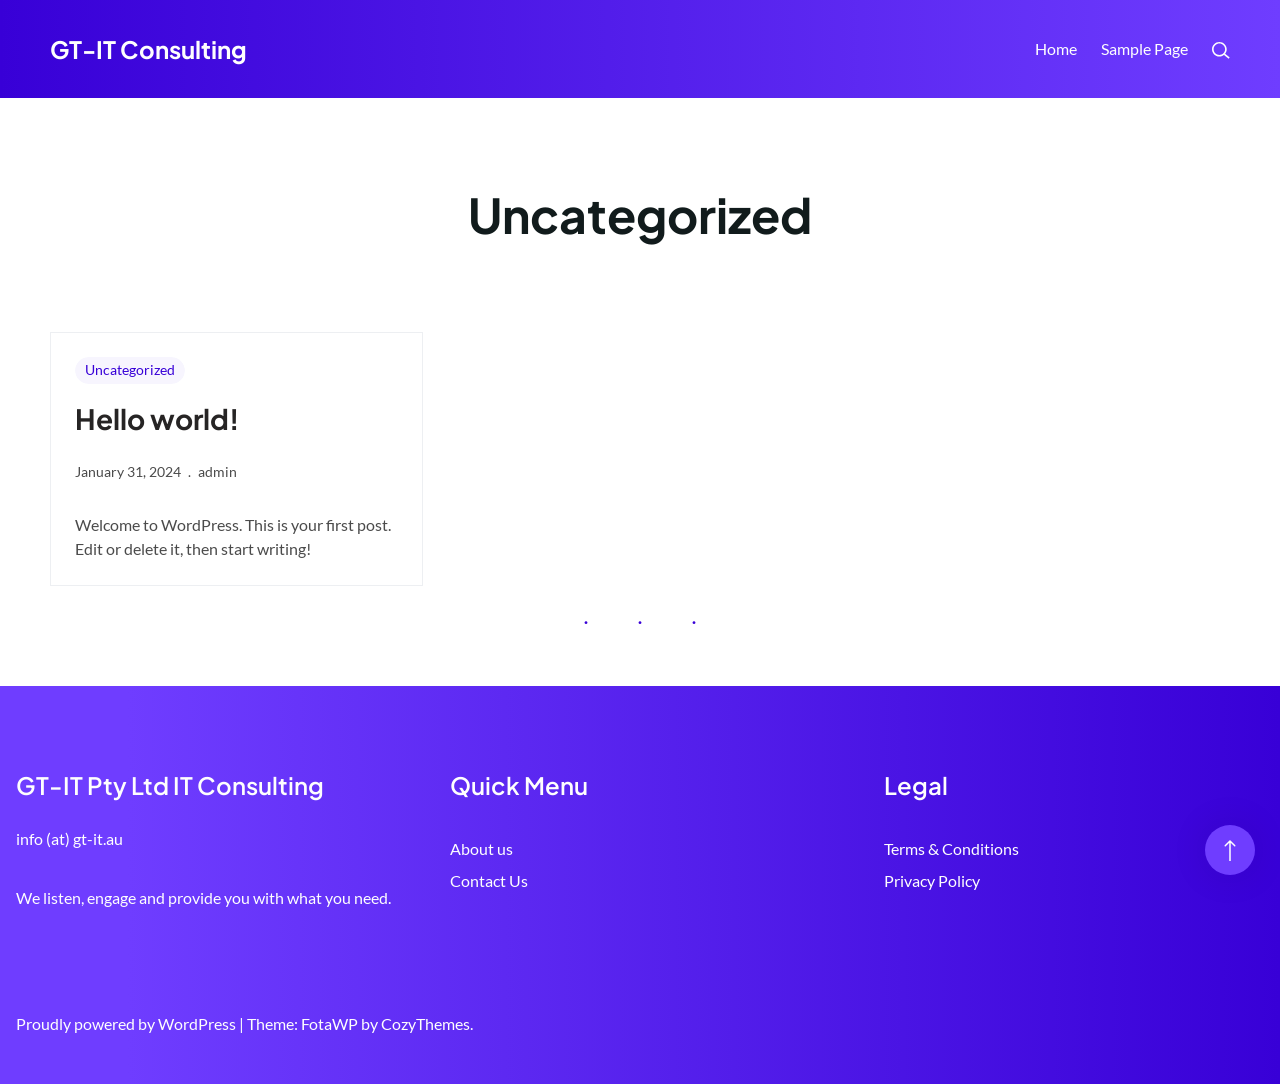
<file: category/uncategorized/index.html>
<!DOCTYPE html>
<html lang="en-US">
<head><meta charset="UTF-8">
	
	<meta name="viewport" content="width=device-width, initial-scale=1">
<meta name="robots" content="max-image-preview:large">
<title>Uncategorized – GT-IT Consulting</title>
<link rel="alternate" type="application/rss+xml" title="GT-IT Consulting » Feed" href="/feed/">
<link rel="alternate" type="application/rss+xml" title="GT-IT Consulting » Comments Feed" href="/comments/feed/">
<link rel="alternate" type="application/rss+xml" title="GT-IT Consulting » Uncategorized Category Feed" href="/category/uncategorized/feed/">
<style id="wp-img-auto-sizes-contain-inline-css">
img:is([sizes=auto i],[sizes^="auto," i]){contain-intrinsic-size:3000px 1500px}
/*# sourceURL=wp-img-auto-sizes-contain-inline-css */
</style>
<style id="wp-block-site-title-inline-css">
.wp-block-site-title{box-sizing:border-box}.wp-block-site-title :where(a){color:inherit;font-family:inherit;font-size:inherit;font-style:inherit;font-weight:inherit;letter-spacing:inherit;line-height:inherit;text-decoration:inherit}
/*# sourceURL=/wp-includes/blocks/site-title/style.min.css */
</style>
<style id="wp-block-group-inline-css">
.wp-block-group{box-sizing:border-box}:where(.wp-block-group.wp-block-group-is-layout-constrained){position:relative}
/*# sourceURL=/wp-includes/blocks/group/style.min.css */
</style>
<style id="wp-block-group-theme-inline-css">
:where(.wp-block-group.has-background){padding:1.25em 2.375em}
/*# sourceURL=/wp-includes/blocks/group/theme.min.css */
</style>
<style id="wp-block-page-list-inline-css">
.wp-block-navigation .wp-block-page-list{align-items:var(--navigation-layout-align,initial);background-color:inherit;display:flex;flex-direction:var(--navigation-layout-direction,initial);flex-wrap:var(--navigation-layout-wrap,wrap);justify-content:var(--navigation-layout-justify,initial)}.wp-block-navigation .wp-block-navigation-item{background-color:inherit}.wp-block-page-list{box-sizing:border-box}
/*# sourceURL=/wp-includes/blocks/page-list/style.min.css */
</style>
<link rel="stylesheet" id="wp-block-navigation-css" href="/wp-includes/blocks/navigation/style.min.css?ver=6.9.1" media="all">
<style id="wp-block-button-inline-css">
.wp-block-button__link{align-content:center;box-sizing:border-box;cursor:pointer;display:inline-block;height:100%;text-align:center;word-break:break-word}.wp-block-button__link.aligncenter{text-align:center}.wp-block-button__link.alignright{text-align:right}:where(.wp-block-button__link){border-radius:9999px;box-shadow:none;padding:calc(.667em + 2px) calc(1.333em + 2px);text-decoration:none}.wp-block-button[style*=text-decoration] .wp-block-button__link{text-decoration:inherit}.wp-block-buttons>.wp-block-button.has-custom-width{max-width:none}.wp-block-buttons>.wp-block-button.has-custom-width .wp-block-button__link{width:100%}.wp-block-buttons>.wp-block-button.has-custom-font-size .wp-block-button__link{font-size:inherit}.wp-block-buttons>.wp-block-button.wp-block-button__width-25{width:calc(25% - var(--wp--style--block-gap, .5em)*.75)}.wp-block-buttons>.wp-block-button.wp-block-button__width-50{width:calc(50% - var(--wp--style--block-gap, .5em)*.5)}.wp-block-buttons>.wp-block-button.wp-block-button__width-75{width:calc(75% - var(--wp--style--block-gap, .5em)*.25)}.wp-block-buttons>.wp-block-button.wp-block-button__width-100{flex-basis:100%;width:100%}.wp-block-buttons.is-vertical>.wp-block-button.wp-block-button__width-25{width:25%}.wp-block-buttons.is-vertical>.wp-block-button.wp-block-button__width-50{width:50%}.wp-block-buttons.is-vertical>.wp-block-button.wp-block-button__width-75{width:75%}.wp-block-button.is-style-squared,.wp-block-button__link.wp-block-button.is-style-squared{border-radius:0}.wp-block-button.no-border-radius,.wp-block-button__link.no-border-radius{border-radius:0!important}:root :where(.wp-block-button .wp-block-button__link.is-style-outline),:root :where(.wp-block-button.is-style-outline>.wp-block-button__link){border:2px solid;padding:.667em 1.333em}:root :where(.wp-block-button .wp-block-button__link.is-style-outline:not(.has-text-color)),:root :where(.wp-block-button.is-style-outline>.wp-block-button__link:not(.has-text-color)){color:currentColor}:root :where(.wp-block-button .wp-block-button__link.is-style-outline:not(.has-background)),:root :where(.wp-block-button.is-style-outline>.wp-block-button__link:not(.has-background)){background-color:initial;background-image:none}
/*# sourceURL=/wp-includes/blocks/button/style.min.css */
</style>
<style id="wp-block-buttons-inline-css">
.wp-block-buttons{box-sizing:border-box}.wp-block-buttons.is-vertical{flex-direction:column}.wp-block-buttons.is-vertical>.wp-block-button:last-child{margin-bottom:0}.wp-block-buttons>.wp-block-button{display:inline-block;margin:0}.wp-block-buttons.is-content-justification-left{justify-content:flex-start}.wp-block-buttons.is-content-justification-left.is-vertical{align-items:flex-start}.wp-block-buttons.is-content-justification-center{justify-content:center}.wp-block-buttons.is-content-justification-center.is-vertical{align-items:center}.wp-block-buttons.is-content-justification-right{justify-content:flex-end}.wp-block-buttons.is-content-justification-right.is-vertical{align-items:flex-end}.wp-block-buttons.is-content-justification-space-between{justify-content:space-between}.wp-block-buttons.aligncenter{text-align:center}.wp-block-buttons:not(.is-content-justification-space-between,.is-content-justification-right,.is-content-justification-left,.is-content-justification-center) .wp-block-button.aligncenter{margin-left:auto;margin-right:auto;width:100%}.wp-block-buttons[style*=text-decoration] .wp-block-button,.wp-block-buttons[style*=text-decoration] .wp-block-button__link{text-decoration:inherit}.wp-block-buttons.has-custom-font-size .wp-block-button__link{font-size:inherit}.wp-block-buttons .wp-block-button__link{width:100%}.wp-block-button.aligncenter{text-align:center}
/*# sourceURL=/wp-includes/blocks/buttons/style.min.css */
</style>
<style id="wp-block-search-inline-css">
.wp-block-search__button{margin-left:10px;word-break:normal}.wp-block-search__button.has-icon{line-height:0}.wp-block-search__button svg{height:1.25em;min-height:24px;min-width:24px;width:1.25em;fill:currentColor;vertical-align:text-bottom}:where(.wp-block-search__button){border:1px solid #ccc;padding:6px 10px}.wp-block-search__inside-wrapper{display:flex;flex:auto;flex-wrap:nowrap;max-width:100%}.wp-block-search__label{width:100%}.wp-block-search.wp-block-search__button-only .wp-block-search__button{box-sizing:border-box;display:flex;flex-shrink:0;justify-content:center;margin-left:0;max-width:100%}.wp-block-search.wp-block-search__button-only .wp-block-search__inside-wrapper{min-width:0!important;transition-property:width}.wp-block-search.wp-block-search__button-only .wp-block-search__input{flex-basis:100%;transition-duration:.3s}.wp-block-search.wp-block-search__button-only.wp-block-search__searchfield-hidden,.wp-block-search.wp-block-search__button-only.wp-block-search__searchfield-hidden .wp-block-search__inside-wrapper{overflow:hidden}.wp-block-search.wp-block-search__button-only.wp-block-search__searchfield-hidden .wp-block-search__input{border-left-width:0!important;border-right-width:0!important;flex-basis:0;flex-grow:0;margin:0;min-width:0!important;padding-left:0!important;padding-right:0!important;width:0!important}:where(.wp-block-search__input){appearance:none;border:1px solid #949494;flex-grow:1;font-family:inherit;font-size:inherit;font-style:inherit;font-weight:inherit;letter-spacing:inherit;line-height:inherit;margin-left:0;margin-right:0;min-width:3rem;padding:8px;text-decoration:unset!important;text-transform:inherit}:where(.wp-block-search__button-inside .wp-block-search__inside-wrapper){background-color:#fff;border:1px solid #949494;box-sizing:border-box;padding:4px}:where(.wp-block-search__button-inside .wp-block-search__inside-wrapper) .wp-block-search__input{border:none;border-radius:0;padding:0 4px}:where(.wp-block-search__button-inside .wp-block-search__inside-wrapper) .wp-block-search__input:focus{outline:none}:where(.wp-block-search__button-inside .wp-block-search__inside-wrapper) :where(.wp-block-search__button){padding:4px 8px}.wp-block-search.aligncenter .wp-block-search__inside-wrapper{margin:auto}.wp-block[data-align=right] .wp-block-search.wp-block-search__button-only .wp-block-search__inside-wrapper{float:right}
/*# sourceURL=/wp-includes/blocks/search/style.min.css */
</style>
<style id="wp-block-search-theme-inline-css">
.wp-block-search .wp-block-search__label{font-weight:700}.wp-block-search__button{border:1px solid #ccc;padding:.375em .625em}
/*# sourceURL=/wp-includes/blocks/search/theme.min.css */
</style>
<link rel="stylesheet" id="wp-block-cover-css" href="/wp-includes/blocks/cover/style.min.css?ver=6.9.1" media="all">
<style id="wp-block-template-part-theme-inline-css">
:root :where(.wp-block-template-part.has-background){margin-bottom:0;margin-top:0;padding:1.25em 2.375em}
/*# sourceURL=/wp-includes/blocks/template-part/theme.min.css */
</style>
<style id="wp-block-query-title-inline-css">
.wp-block-query-title{box-sizing:border-box}
/*# sourceURL=/wp-includes/blocks/query-title/style.min.css */
</style>
<style id="wp-block-post-terms-inline-css">
.wp-block-post-terms{box-sizing:border-box}.wp-block-post-terms .wp-block-post-terms__separator{white-space:pre-wrap}
/*# sourceURL=/wp-includes/blocks/post-terms/style.min.css */
</style>
<style id="wp-block-post-title-inline-css">
.wp-block-post-title{box-sizing:border-box;word-break:break-word}.wp-block-post-title :where(a){display:inline-block;font-family:inherit;font-size:inherit;font-style:inherit;font-weight:inherit;letter-spacing:inherit;line-height:inherit;text-decoration:inherit}
/*# sourceURL=/wp-includes/blocks/post-title/style.min.css */
</style>
<style id="wp-block-post-date-inline-css">
.wp-block-post-date{box-sizing:border-box}
/*# sourceURL=/wp-includes/blocks/post-date/style.min.css */
</style>
<style id="wp-block-paragraph-inline-css">
.is-small-text{font-size:.875em}.is-regular-text{font-size:1em}.is-large-text{font-size:2.25em}.is-larger-text{font-size:3em}.has-drop-cap:not(:focus):first-letter{float:left;font-size:8.4em;font-style:normal;font-weight:100;line-height:.68;margin:.05em .1em 0 0;text-transform:uppercase}body.rtl .has-drop-cap:not(:focus):first-letter{float:none;margin-left:.1em}p.has-drop-cap.has-background{overflow:hidden}:root :where(p.has-background){padding:1.25em 2.375em}:where(p.has-text-color:not(.has-link-color)) a{color:inherit}p.has-text-align-left[style*="writing-mode:vertical-lr"],p.has-text-align-right[style*="writing-mode:vertical-rl"]{rotate:180deg}
/*# sourceURL=/wp-includes/blocks/paragraph/style.min.css */
</style>
<style id="wp-block-post-author-name-inline-css">
.wp-block-post-author-name{box-sizing:border-box}
/*# sourceURL=/wp-includes/blocks/post-author-name/style.min.css */
</style>
<style id="wp-block-post-excerpt-inline-css">
:where(.wp-block-post-excerpt){box-sizing:border-box;margin-bottom:var(--wp--style--block-gap);margin-top:var(--wp--style--block-gap)}.wp-block-post-excerpt__excerpt{margin-bottom:0;margin-top:0}.wp-block-post-excerpt__more-text{margin-bottom:0;margin-top:var(--wp--style--block-gap)}.wp-block-post-excerpt__more-link{display:inline-block}
/*# sourceURL=/wp-includes/blocks/post-excerpt/style.min.css */
</style>
<style id="wp-block-post-template-inline-css">
.wp-block-post-template{box-sizing:border-box;list-style:none;margin-bottom:0;margin-top:0;max-width:100%;padding:0}.wp-block-post-template.is-flex-container{display:flex;flex-direction:row;flex-wrap:wrap;gap:1.25em}.wp-block-post-template.is-flex-container>li{margin:0;width:100%}@media (min-width:600px){.wp-block-post-template.is-flex-container.is-flex-container.columns-2>li{width:calc(50% - .625em)}.wp-block-post-template.is-flex-container.is-flex-container.columns-3>li{width:calc(33.33333% - .83333em)}.wp-block-post-template.is-flex-container.is-flex-container.columns-4>li{width:calc(25% - .9375em)}.wp-block-post-template.is-flex-container.is-flex-container.columns-5>li{width:calc(20% - 1em)}.wp-block-post-template.is-flex-container.is-flex-container.columns-6>li{width:calc(16.66667% - 1.04167em)}}@media (max-width:600px){.wp-block-post-template-is-layout-grid.wp-block-post-template-is-layout-grid.wp-block-post-template-is-layout-grid.wp-block-post-template-is-layout-grid{grid-template-columns:1fr}}.wp-block-post-template-is-layout-constrained>li>.alignright,.wp-block-post-template-is-layout-flow>li>.alignright{float:right;margin-inline-end:0;margin-inline-start:2em}.wp-block-post-template-is-layout-constrained>li>.alignleft,.wp-block-post-template-is-layout-flow>li>.alignleft{float:left;margin-inline-end:2em;margin-inline-start:0}.wp-block-post-template-is-layout-constrained>li>.aligncenter,.wp-block-post-template-is-layout-flow>li>.aligncenter{margin-inline-end:auto;margin-inline-start:auto}
/*# sourceURL=/wp-includes/blocks/post-template/style.min.css */
</style>
<style id="wp-block-separator-inline-css">
@charset "UTF-8";.wp-block-separator{border:none;border-top:2px solid}:root :where(.wp-block-separator.is-style-dots){height:auto;line-height:1;text-align:center}:root :where(.wp-block-separator.is-style-dots):before{color:currentColor;content:"···";font-family:serif;font-size:1.5em;letter-spacing:2em;padding-left:2em}.wp-block-separator.is-style-dots{background:none!important;border:none!important}
/*# sourceURL=/wp-includes/blocks/separator/style.min.css */
</style>
<style id="wp-block-separator-theme-inline-css">
.wp-block-separator.has-css-opacity{opacity:.4}.wp-block-separator{border:none;border-bottom:2px solid;margin-left:auto;margin-right:auto}.wp-block-separator.has-alpha-channel-opacity{opacity:1}.wp-block-separator:not(.is-style-wide):not(.is-style-dots){width:100px}.wp-block-separator.has-background:not(.is-style-dots){border-bottom:none;height:1px}.wp-block-separator.has-background:not(.is-style-wide):not(.is-style-dots){height:2px}
/*# sourceURL=/wp-includes/blocks/separator/theme.min.css */
</style>
<style id="wp-block-heading-inline-css">
h1:where(.wp-block-heading).has-background,h2:where(.wp-block-heading).has-background,h3:where(.wp-block-heading).has-background,h4:where(.wp-block-heading).has-background,h5:where(.wp-block-heading).has-background,h6:where(.wp-block-heading).has-background{padding:1.25em 2.375em}h1.has-text-align-left[style*=writing-mode]:where([style*=vertical-lr]),h1.has-text-align-right[style*=writing-mode]:where([style*=vertical-rl]),h2.has-text-align-left[style*=writing-mode]:where([style*=vertical-lr]),h2.has-text-align-right[style*=writing-mode]:where([style*=vertical-rl]),h3.has-text-align-left[style*=writing-mode]:where([style*=vertical-lr]),h3.has-text-align-right[style*=writing-mode]:where([style*=vertical-rl]),h4.has-text-align-left[style*=writing-mode]:where([style*=vertical-lr]),h4.has-text-align-right[style*=writing-mode]:where([style*=vertical-rl]),h5.has-text-align-left[style*=writing-mode]:where([style*=vertical-lr]),h5.has-text-align-right[style*=writing-mode]:where([style*=vertical-rl]),h6.has-text-align-left[style*=writing-mode]:where([style*=vertical-lr]),h6.has-text-align-right[style*=writing-mode]:where([style*=vertical-rl]){rotate:180deg}
/*# sourceURL=/wp-includes/blocks/heading/style.min.css */
</style>
<style id="wp-block-social-links-inline-css">
.wp-block-social-links{background:none;box-sizing:border-box;margin-left:0;padding-left:0;padding-right:0;text-indent:0}.wp-block-social-links .wp-social-link a,.wp-block-social-links .wp-social-link a:hover{border-bottom:0;box-shadow:none;text-decoration:none}.wp-block-social-links .wp-social-link svg{height:1em;width:1em}.wp-block-social-links .wp-social-link span:not(.screen-reader-text){font-size:.65em;margin-left:.5em;margin-right:.5em}.wp-block-social-links.has-small-icon-size{font-size:16px}.wp-block-social-links,.wp-block-social-links.has-normal-icon-size{font-size:24px}.wp-block-social-links.has-large-icon-size{font-size:36px}.wp-block-social-links.has-huge-icon-size{font-size:48px}.wp-block-social-links.aligncenter{display:flex;justify-content:center}.wp-block-social-links.alignright{justify-content:flex-end}.wp-block-social-link{border-radius:9999px;display:block}@media not (prefers-reduced-motion){.wp-block-social-link{transition:transform .1s ease}}.wp-block-social-link{height:auto}.wp-block-social-link a{align-items:center;display:flex;line-height:0}.wp-block-social-link:hover{transform:scale(1.1)}.wp-block-social-links .wp-block-social-link.wp-social-link{display:inline-block;margin:0;padding:0}.wp-block-social-links .wp-block-social-link.wp-social-link .wp-block-social-link-anchor,.wp-block-social-links .wp-block-social-link.wp-social-link .wp-block-social-link-anchor svg,.wp-block-social-links .wp-block-social-link.wp-social-link .wp-block-social-link-anchor:active,.wp-block-social-links .wp-block-social-link.wp-social-link .wp-block-social-link-anchor:hover,.wp-block-social-links .wp-block-social-link.wp-social-link .wp-block-social-link-anchor:visited{color:currentColor;fill:currentColor}:where(.wp-block-social-links:not(.is-style-logos-only)) .wp-social-link{background-color:#f0f0f0;color:#444}:where(.wp-block-social-links:not(.is-style-logos-only)) .wp-social-link-amazon{background-color:#f90;color:#fff}:where(.wp-block-social-links:not(.is-style-logos-only)) .wp-social-link-bandcamp{background-color:#1ea0c3;color:#fff}:where(.wp-block-social-links:not(.is-style-logos-only)) .wp-social-link-behance{background-color:#0757fe;color:#fff}:where(.wp-block-social-links:not(.is-style-logos-only)) .wp-social-link-bluesky{background-color:#0a7aff;color:#fff}:where(.wp-block-social-links:not(.is-style-logos-only)) .wp-social-link-codepen{background-color:#1e1f26;color:#fff}:where(.wp-block-social-links:not(.is-style-logos-only)) .wp-social-link-deviantart{background-color:#02e49b;color:#fff}:where(.wp-block-social-links:not(.is-style-logos-only)) .wp-social-link-discord{background-color:#5865f2;color:#fff}:where(.wp-block-social-links:not(.is-style-logos-only)) .wp-social-link-dribbble{background-color:#e94c89;color:#fff}:where(.wp-block-social-links:not(.is-style-logos-only)) .wp-social-link-dropbox{background-color:#4280ff;color:#fff}:where(.wp-block-social-links:not(.is-style-logos-only)) .wp-social-link-etsy{background-color:#f45800;color:#fff}:where(.wp-block-social-links:not(.is-style-logos-only)) .wp-social-link-facebook{background-color:#0866ff;color:#fff}:where(.wp-block-social-links:not(.is-style-logos-only)) .wp-social-link-fivehundredpx{background-color:#000;color:#fff}:where(.wp-block-social-links:not(.is-style-logos-only)) .wp-social-link-flickr{background-color:#0461dd;color:#fff}:where(.wp-block-social-links:not(.is-style-logos-only)) .wp-social-link-foursquare{background-color:#e65678;color:#fff}:where(.wp-block-social-links:not(.is-style-logos-only)) .wp-social-link-github{background-color:#24292d;color:#fff}:where(.wp-block-social-links:not(.is-style-logos-only)) .wp-social-link-goodreads{background-color:#eceadd;color:#382110}:where(.wp-block-social-links:not(.is-style-logos-only)) .wp-social-link-google{background-color:#ea4434;color:#fff}:where(.wp-block-social-links:not(.is-style-logos-only)) .wp-social-link-gravatar{background-color:#1d4fc4;color:#fff}:where(.wp-block-social-links:not(.is-style-logos-only)) .wp-social-link-instagram{background-color:#f00075;color:#fff}:where(.wp-block-social-links:not(.is-style-logos-only)) .wp-social-link-lastfm{background-color:#e21b24;color:#fff}:where(.wp-block-social-links:not(.is-style-logos-only)) .wp-social-link-linkedin{background-color:#0d66c2;color:#fff}:where(.wp-block-social-links:not(.is-style-logos-only)) .wp-social-link-mastodon{background-color:#3288d4;color:#fff}:where(.wp-block-social-links:not(.is-style-logos-only)) .wp-social-link-medium{background-color:#000;color:#fff}:where(.wp-block-social-links:not(.is-style-logos-only)) .wp-social-link-meetup{background-color:#f6405f;color:#fff}:where(.wp-block-social-links:not(.is-style-logos-only)) .wp-social-link-patreon{background-color:#000;color:#fff}:where(.wp-block-social-links:not(.is-style-logos-only)) .wp-social-link-pinterest{background-color:#e60122;color:#fff}:where(.wp-block-social-links:not(.is-style-logos-only)) .wp-social-link-pocket{background-color:#ef4155;color:#fff}:where(.wp-block-social-links:not(.is-style-logos-only)) .wp-social-link-reddit{background-color:#ff4500;color:#fff}:where(.wp-block-social-links:not(.is-style-logos-only)) .wp-social-link-skype{background-color:#0478d7;color:#fff}:where(.wp-block-social-links:not(.is-style-logos-only)) .wp-social-link-snapchat{background-color:#fefc00;color:#fff;stroke:#000}:where(.wp-block-social-links:not(.is-style-logos-only)) .wp-social-link-soundcloud{background-color:#ff5600;color:#fff}:where(.wp-block-social-links:not(.is-style-logos-only)) .wp-social-link-spotify{background-color:#1bd760;color:#fff}:where(.wp-block-social-links:not(.is-style-logos-only)) .wp-social-link-telegram{background-color:#2aabee;color:#fff}:where(.wp-block-social-links:not(.is-style-logos-only)) .wp-social-link-threads{background-color:#000;color:#fff}:where(.wp-block-social-links:not(.is-style-logos-only)) .wp-social-link-tiktok{background-color:#000;color:#fff}:where(.wp-block-social-links:not(.is-style-logos-only)) .wp-social-link-tumblr{background-color:#011835;color:#fff}:where(.wp-block-social-links:not(.is-style-logos-only)) .wp-social-link-twitch{background-color:#6440a4;color:#fff}:where(.wp-block-social-links:not(.is-style-logos-only)) .wp-social-link-twitter{background-color:#1da1f2;color:#fff}:where(.wp-block-social-links:not(.is-style-logos-only)) .wp-social-link-vimeo{background-color:#1eb7ea;color:#fff}:where(.wp-block-social-links:not(.is-style-logos-only)) .wp-social-link-vk{background-color:#4680c2;color:#fff}:where(.wp-block-social-links:not(.is-style-logos-only)) .wp-social-link-wordpress{background-color:#3499cd;color:#fff}:where(.wp-block-social-links:not(.is-style-logos-only)) .wp-social-link-whatsapp{background-color:#25d366;color:#fff}:where(.wp-block-social-links:not(.is-style-logos-only)) .wp-social-link-x{background-color:#000;color:#fff}:where(.wp-block-social-links:not(.is-style-logos-only)) .wp-social-link-yelp{background-color:#d32422;color:#fff}:where(.wp-block-social-links:not(.is-style-logos-only)) .wp-social-link-youtube{background-color:red;color:#fff}:where(.wp-block-social-links.is-style-logos-only) .wp-social-link{background:none}:where(.wp-block-social-links.is-style-logos-only) .wp-social-link svg{height:1.25em;width:1.25em}:where(.wp-block-social-links.is-style-logos-only) .wp-social-link-amazon{color:#f90}:where(.wp-block-social-links.is-style-logos-only) .wp-social-link-bandcamp{color:#1ea0c3}:where(.wp-block-social-links.is-style-logos-only) .wp-social-link-behance{color:#0757fe}:where(.wp-block-social-links.is-style-logos-only) .wp-social-link-bluesky{color:#0a7aff}:where(.wp-block-social-links.is-style-logos-only) .wp-social-link-codepen{color:#1e1f26}:where(.wp-block-social-links.is-style-logos-only) .wp-social-link-deviantart{color:#02e49b}:where(.wp-block-social-links.is-style-logos-only) .wp-social-link-discord{color:#5865f2}:where(.wp-block-social-links.is-style-logos-only) .wp-social-link-dribbble{color:#e94c89}:where(.wp-block-social-links.is-style-logos-only) .wp-social-link-dropbox{color:#4280ff}:where(.wp-block-social-links.is-style-logos-only) .wp-social-link-etsy{color:#f45800}:where(.wp-block-social-links.is-style-logos-only) .wp-social-link-facebook{color:#0866ff}:where(.wp-block-social-links.is-style-logos-only) .wp-social-link-fivehundredpx{color:#000}:where(.wp-block-social-links.is-style-logos-only) .wp-social-link-flickr{color:#0461dd}:where(.wp-block-social-links.is-style-logos-only) .wp-social-link-foursquare{color:#e65678}:where(.wp-block-social-links.is-style-logos-only) .wp-social-link-github{color:#24292d}:where(.wp-block-social-links.is-style-logos-only) .wp-social-link-goodreads{color:#382110}:where(.wp-block-social-links.is-style-logos-only) .wp-social-link-google{color:#ea4434}:where(.wp-block-social-links.is-style-logos-only) .wp-social-link-gravatar{color:#1d4fc4}:where(.wp-block-social-links.is-style-logos-only) .wp-social-link-instagram{color:#f00075}:where(.wp-block-social-links.is-style-logos-only) .wp-social-link-lastfm{color:#e21b24}:where(.wp-block-social-links.is-style-logos-only) .wp-social-link-linkedin{color:#0d66c2}:where(.wp-block-social-links.is-style-logos-only) .wp-social-link-mastodon{color:#3288d4}:where(.wp-block-social-links.is-style-logos-only) .wp-social-link-medium{color:#000}:where(.wp-block-social-links.is-style-logos-only) .wp-social-link-meetup{color:#f6405f}:where(.wp-block-social-links.is-style-logos-only) .wp-social-link-patreon{color:#000}:where(.wp-block-social-links.is-style-logos-only) .wp-social-link-pinterest{color:#e60122}:where(.wp-block-social-links.is-style-logos-only) .wp-social-link-pocket{color:#ef4155}:where(.wp-block-social-links.is-style-logos-only) .wp-social-link-reddit{color:#ff4500}:where(.wp-block-social-links.is-style-logos-only) .wp-social-link-skype{color:#0478d7}:where(.wp-block-social-links.is-style-logos-only) .wp-social-link-snapchat{color:#fff;stroke:#000}:where(.wp-block-social-links.is-style-logos-only) .wp-social-link-soundcloud{color:#ff5600}:where(.wp-block-social-links.is-style-logos-only) .wp-social-link-spotify{color:#1bd760}:where(.wp-block-social-links.is-style-logos-only) .wp-social-link-telegram{color:#2aabee}:where(.wp-block-social-links.is-style-logos-only) .wp-social-link-threads{color:#000}:where(.wp-block-social-links.is-style-logos-only) .wp-social-link-tiktok{color:#000}:where(.wp-block-social-links.is-style-logos-only) .wp-social-link-tumblr{color:#011835}:where(.wp-block-social-links.is-style-logos-only) .wp-social-link-twitch{color:#6440a4}:where(.wp-block-social-links.is-style-logos-only) .wp-social-link-twitter{color:#1da1f2}:where(.wp-block-social-links.is-style-logos-only) .wp-social-link-vimeo{color:#1eb7ea}:where(.wp-block-social-links.is-style-logos-only) .wp-social-link-vk{color:#4680c2}:where(.wp-block-social-links.is-style-logos-only) .wp-social-link-whatsapp{color:#25d366}:where(.wp-block-social-links.is-style-logos-only) .wp-social-link-wordpress{color:#3499cd}:where(.wp-block-social-links.is-style-logos-only) .wp-social-link-x{color:#000}:where(.wp-block-social-links.is-style-logos-only) .wp-social-link-yelp{color:#d32422}:where(.wp-block-social-links.is-style-logos-only) .wp-social-link-youtube{color:red}.wp-block-social-links.is-style-pill-shape .wp-social-link{width:auto}:root :where(.wp-block-social-links .wp-social-link a){padding:.25em}:root :where(.wp-block-social-links.is-style-logos-only .wp-social-link a){padding:0}:root :where(.wp-block-social-links.is-style-pill-shape .wp-social-link a){padding-left:.6666666667em;padding-right:.6666666667em}.wp-block-social-links:not(.has-icon-color):not(.has-icon-background-color) .wp-social-link-snapchat .wp-block-social-link-label{color:#000}
/*# sourceURL=/wp-includes/blocks/social-links/style.min.css */
</style>
<style id="wp-block-list-inline-css">
ol,ul{box-sizing:border-box}:root :where(.wp-block-list.has-background){padding:1.25em 2.375em}
/*# sourceURL=/wp-includes/blocks/list/style.min.css */
</style>
<style id="wp-block-columns-inline-css">
.wp-block-columns{box-sizing:border-box;display:flex;flex-wrap:wrap!important}@media (min-width:782px){.wp-block-columns{flex-wrap:nowrap!important}}.wp-block-columns{align-items:normal!important}.wp-block-columns.are-vertically-aligned-top{align-items:flex-start}.wp-block-columns.are-vertically-aligned-center{align-items:center}.wp-block-columns.are-vertically-aligned-bottom{align-items:flex-end}@media (max-width:781px){.wp-block-columns:not(.is-not-stacked-on-mobile)>.wp-block-column{flex-basis:100%!important}}@media (min-width:782px){.wp-block-columns:not(.is-not-stacked-on-mobile)>.wp-block-column{flex-basis:0;flex-grow:1}.wp-block-columns:not(.is-not-stacked-on-mobile)>.wp-block-column[style*=flex-basis]{flex-grow:0}}.wp-block-columns.is-not-stacked-on-mobile{flex-wrap:nowrap!important}.wp-block-columns.is-not-stacked-on-mobile>.wp-block-column{flex-basis:0;flex-grow:1}.wp-block-columns.is-not-stacked-on-mobile>.wp-block-column[style*=flex-basis]{flex-grow:0}:where(.wp-block-columns){margin-bottom:1.75em}:where(.wp-block-columns.has-background){padding:1.25em 2.375em}.wp-block-column{flex-grow:1;min-width:0;overflow-wrap:break-word;word-break:break-word}.wp-block-column.is-vertically-aligned-top{align-self:flex-start}.wp-block-column.is-vertically-aligned-center{align-self:center}.wp-block-column.is-vertically-aligned-bottom{align-self:flex-end}.wp-block-column.is-vertically-aligned-stretch{align-self:stretch}.wp-block-column.is-vertically-aligned-bottom,.wp-block-column.is-vertically-aligned-center,.wp-block-column.is-vertically-aligned-top{width:100%}
/*# sourceURL=/wp-includes/blocks/columns/style.min.css */
</style>
<style id="wp-emoji-styles-inline-css">

	img.wp-smiley, img.emoji {
		display: inline !important;
		border: none !important;
		box-shadow: none !important;
		height: 1em !important;
		width: 1em !important;
		margin: 0 0.07em !important;
		vertical-align: -0.1em !important;
		background: none !important;
		padding: 0 !important;
	}
/*# sourceURL=wp-emoji-styles-inline-css */
</style>
<style id="wp-block-library-inline-css">
:root{--wp-block-synced-color:#7a00df;--wp-block-synced-color--rgb:122,0,223;--wp-bound-block-color:var(--wp-block-synced-color);--wp-editor-canvas-background:#ddd;--wp-admin-theme-color:#007cba;--wp-admin-theme-color--rgb:0,124,186;--wp-admin-theme-color-darker-10:#006ba1;--wp-admin-theme-color-darker-10--rgb:0,107,160.5;--wp-admin-theme-color-darker-20:#005a87;--wp-admin-theme-color-darker-20--rgb:0,90,135;--wp-admin-border-width-focus:2px}@media (min-resolution:192dpi){:root{--wp-admin-border-width-focus:1.5px}}.wp-element-button{cursor:pointer}:root .has-very-light-gray-background-color{background-color:#eee}:root .has-very-dark-gray-background-color{background-color:#313131}:root .has-very-light-gray-color{color:#eee}:root .has-very-dark-gray-color{color:#313131}:root .has-vivid-green-cyan-to-vivid-cyan-blue-gradient-background{background:linear-gradient(135deg,#00d084,#0693e3)}:root .has-purple-crush-gradient-background{background:linear-gradient(135deg,#34e2e4,#4721fb 50%,#ab1dfe)}:root .has-hazy-dawn-gradient-background{background:linear-gradient(135deg,#faaca8,#dad0ec)}:root .has-subdued-olive-gradient-background{background:linear-gradient(135deg,#fafae1,#67a671)}:root .has-atomic-cream-gradient-background{background:linear-gradient(135deg,#fdd79a,#004a59)}:root .has-nightshade-gradient-background{background:linear-gradient(135deg,#330968,#31cdcf)}:root .has-midnight-gradient-background{background:linear-gradient(135deg,#020381,#2874fc)}:root{--wp--preset--font-size--normal:16px;--wp--preset--font-size--huge:42px}.has-regular-font-size{font-size:1em}.has-larger-font-size{font-size:2.625em}.has-normal-font-size{font-size:var(--wp--preset--font-size--normal)}.has-huge-font-size{font-size:var(--wp--preset--font-size--huge)}.has-text-align-center{text-align:center}.has-text-align-left{text-align:left}.has-text-align-right{text-align:right}.has-fit-text{white-space:nowrap!important}#end-resizable-editor-section{display:none}.aligncenter{clear:both}.items-justified-left{justify-content:flex-start}.items-justified-center{justify-content:center}.items-justified-right{justify-content:flex-end}.items-justified-space-between{justify-content:space-between}.screen-reader-text{border:0;clip-path:inset(50%);height:1px;margin:-1px;overflow:hidden;padding:0;position:absolute;width:1px;word-wrap:normal!important}.screen-reader-text:focus{background-color:#ddd;clip-path:none;color:#444;display:block;font-size:1em;height:auto;left:5px;line-height:normal;padding:15px 23px 14px;text-decoration:none;top:5px;width:auto;z-index:100000}html :where(.has-border-color){border-style:solid}html :where([style*=border-top-color]){border-top-style:solid}html :where([style*=border-right-color]){border-right-style:solid}html :where([style*=border-bottom-color]){border-bottom-style:solid}html :where([style*=border-left-color]){border-left-style:solid}html :where([style*=border-width]){border-style:solid}html :where([style*=border-top-width]){border-top-style:solid}html :where([style*=border-right-width]){border-right-style:solid}html :where([style*=border-bottom-width]){border-bottom-style:solid}html :where([style*=border-left-width]){border-left-style:solid}html :where(img[class*=wp-image-]){height:auto;max-width:100%}:where(figure){margin:0 0 1em}html :where(.is-position-sticky){--wp-admin--admin-bar--position-offset:var(--wp-admin--admin-bar--height,0px)}@media screen and (max-width:600px){html :where(.is-position-sticky){--wp-admin--admin-bar--position-offset:0px}}
/*# sourceURL=/wp-includes/css/dist/block-library/common.min.css */
</style>
<link rel="stylesheet" id="fotawp-blocks-style-css" href="/wp-content/themes/fotawp/assets/css/blocks.css?ver=6.9.1" media="all">
<style id="global-styles-inline-css">
:root{--wp--preset--aspect-ratio--square: 1;--wp--preset--aspect-ratio--4-3: 4/3;--wp--preset--aspect-ratio--3-4: 3/4;--wp--preset--aspect-ratio--3-2: 3/2;--wp--preset--aspect-ratio--2-3: 2/3;--wp--preset--aspect-ratio--16-9: 16/9;--wp--preset--aspect-ratio--9-16: 9/16;--wp--preset--color--black: #000000;--wp--preset--color--cyan-bluish-gray: #abb8c3;--wp--preset--color--white: #ffffff;--wp--preset--color--pale-pink: #f78da7;--wp--preset--color--vivid-red: #cf2e2e;--wp--preset--color--luminous-vivid-orange: #ff6900;--wp--preset--color--luminous-vivid-amber: #fcb900;--wp--preset--color--light-green-cyan: #7bdcb5;--wp--preset--color--vivid-green-cyan: #00d084;--wp--preset--color--pale-cyan-blue: #8ed1fc;--wp--preset--color--vivid-cyan-blue: #0693e3;--wp--preset--color--vivid-purple: #9b51e0;--wp--preset--color--primary: #3800D7;--wp--preset--color--secondary: #00C7E2;--wp--preset--color--tertiary: #6F3DFF;--wp--preset--color--tertiary-light: #EFEAF7;--wp--preset--color--accent: #966BF1;--wp--preset--color--accent-lite: #BF76D5;--wp--preset--color--background-alt: #FBF9FE;--wp--preset--color--foreground: #4B4B4B;--wp--preset--color--background: #ffffff;--wp--preset--color--heading-color: #111B1C;--wp--preset--color--sub-heading-color: #515151;--wp--preset--color--foregound-alt: #FEFEFE;--wp--preset--color--border-color: #EDEFF2;--wp--preset--color--post-meta-color: #767676;--wp--preset--color--extra-category-color: #DE0741;--wp--preset--color--overlay-header-bgcolor: #1D0F30;--wp--preset--color--transparent: #ffffff00;--wp--preset--gradient--vivid-cyan-blue-to-vivid-purple: linear-gradient(135deg,rgb(6,147,227) 0%,rgb(155,81,224) 100%);--wp--preset--gradient--light-green-cyan-to-vivid-green-cyan: linear-gradient(135deg,rgb(122,220,180) 0%,rgb(0,208,130) 100%);--wp--preset--gradient--luminous-vivid-amber-to-luminous-vivid-orange: linear-gradient(135deg,rgb(252,185,0) 0%,rgb(255,105,0) 100%);--wp--preset--gradient--luminous-vivid-orange-to-vivid-red: linear-gradient(135deg,rgb(255,105,0) 0%,rgb(207,46,46) 100%);--wp--preset--gradient--very-light-gray-to-cyan-bluish-gray: linear-gradient(135deg,rgb(238,238,238) 0%,rgb(169,184,195) 100%);--wp--preset--gradient--cool-to-warm-spectrum: linear-gradient(135deg,rgb(74,234,220) 0%,rgb(151,120,209) 20%,rgb(207,42,186) 40%,rgb(238,44,130) 60%,rgb(251,105,98) 80%,rgb(254,248,76) 100%);--wp--preset--gradient--blush-light-purple: linear-gradient(135deg,rgb(255,206,236) 0%,rgb(152,150,240) 100%);--wp--preset--gradient--blush-bordeaux: linear-gradient(135deg,rgb(254,205,165) 0%,rgb(254,45,45) 50%,rgb(107,0,62) 100%);--wp--preset--gradient--luminous-dusk: linear-gradient(135deg,rgb(255,203,112) 0%,rgb(199,81,192) 50%,rgb(65,88,208) 100%);--wp--preset--gradient--pale-ocean: linear-gradient(135deg,rgb(255,245,203) 0%,rgb(182,227,212) 50%,rgb(51,167,181) 100%);--wp--preset--gradient--electric-grass: linear-gradient(135deg,rgb(202,248,128) 0%,rgb(113,206,126) 100%);--wp--preset--gradient--midnight: linear-gradient(135deg,rgb(2,3,129) 0%,rgb(40,116,252) 100%);--wp--preset--gradient--first-primary-gradient: linear-gradient(90deg, var(--wp--preset--color--primary) 0%, var(--wp--preset--color--tertiary) 100%);--wp--preset--gradient--second-primary-gradient: linear-gradient(90deg, var(--wp--preset--color--tertiary) 10%,var(--wp--preset--color--primary) 100%);--wp--preset--gradient--third-primary-gradient: linear-gradient(290deg, var(--wp--preset--color--accent-lite) 0%, var(--wp--preset--color--accent) 60%, var(--wp--preset--color--primary) 120%);--wp--preset--gradient--fourth-primary-gradient: linear-gradient(135deg, var(--wp--preset--color--primary) 45%, var(--wp--preset--color--accent-lite) 100%);--wp--preset--gradient--fade-gradient: linear-gradient(108.08deg, #F3FEFF 49.32%, #E5DDFE 98.43%);--wp--preset--gradient--combination-gradient: linear-gradient(180deg, #00C7E2 0%, #3800D7 70%);--wp--preset--font-size--small: 16px;--wp--preset--font-size--medium: 20px;--wp--preset--font-size--large: 24px;--wp--preset--font-size--x-large: 34px;--wp--preset--font-size--xx-small: 12px;--wp--preset--font-size--x-small: 14px;--wp--preset--font-size--xx-large: 44px;--wp--preset--font-size--xxx-large: 56px;--wp--preset--font-size--xxxx-large: 74px;--wp--preset--font-family--albert-sans: "Albert Sans", sans-serif;--wp--preset--font-family--allura: "Allura", sans-serif;--wp--preset--font-family--dancing-script: "Dancing Script", sans-serif;--wp--preset--font-family--dm-sans: "DM Sans", sans-serif;--wp--preset--font-family--hanken-grotesk: "Hanken Grotesk", sans-serif;--wp--preset--font-family--ibm-plex-serif: "IBM Plex Serif", sans-serif;--wp--preset--font-family--inter: "Inter", sans-serif;--wp--preset--font-family--jost: "Jost", sans-serif;--wp--preset--font-family--body: "Lato", sans-serif;--wp--preset--font-family--league-spartan: "League Spartan", sans-serif;--wp--preset--font-family--merriweather: "Merriweather", sans-serif;--wp--preset--font-family--montserrat: "Montserrat", sans-serif;--wp--preset--font-family--nunito: "Nunito", sans-serif;--wp--preset--font-family--open-sans: "Open Sans", sans-serif;--wp--preset--font-family--oswald: "Oswald", sans-serif;--wp--preset--font-family--outfit: "Outfit", sans-serif;--wp--preset--font-family--pacifico: "Pacifico", sans-serif;--wp--preset--font-family--playfair-display: "Playfair Display", sans-serif;--wp--preset--font-family--plus-jakarta-sans: "Plus Jakarta Sans", sans-serif;--wp--preset--font-family--poppins: "Poppins", sans-serif;--wp--preset--font-family--public-sans: "Public Sans", sans-serif;--wp--preset--font-family--quicksand: "Quicksand", sans-serif;--wp--preset--font-family--raleway: "Raleway", sans-serif;--wp--preset--font-family--roboto-condensed: "Roboto Condensed", sans-serif;--wp--preset--font-family--space-grotesk: "Space Grotesk", sans-serif;--wp--preset--font-family--syne: "Syne", sans-serif;--wp--preset--spacing--20: 0.44rem;--wp--preset--spacing--30: 0.67rem;--wp--preset--spacing--40: 1rem;--wp--preset--spacing--50: 1.5rem;--wp--preset--spacing--60: 2.25rem;--wp--preset--spacing--70: 3.38rem;--wp--preset--spacing--80: 5.06rem;--wp--preset--shadow--natural: 6px 6px 9px rgba(0, 0, 0, 0.2);--wp--preset--shadow--deep: 12px 12px 50px rgba(0, 0, 0, 0.4);--wp--preset--shadow--sharp: 6px 6px 0px rgba(0, 0, 0, 0.2);--wp--preset--shadow--outlined: 6px 6px 0px -3px rgb(255, 255, 255), 6px 6px rgb(0, 0, 0);--wp--preset--shadow--crisp: 6px 6px 0px rgb(0, 0, 0);--wp--custom--font-weight--black: 900;--wp--custom--font-weight--extra-bold: 800;--wp--custom--font-weight--bold: 700;--wp--custom--font-weight--semi-bold: 600;--wp--custom--font-weight--medium: 500;--wp--custom--font-weight--regular: 400;--wp--custom--font-weight--light: 300;--wp--custom--font-weight--extra-light: 200;--wp--custom--font-weight--thin: 100;--wp--custom--line-height--initial: 1;--wp--custom--line-height--xx-small: 1.2;--wp--custom--line-height--x-small: 1.3;--wp--custom--line-height--small: 1.4;--wp--custom--line-height--medium: 1.45;--wp--custom--line-height--large: 1.6;--wp--custom--border-radius--xx-small: 2px;--wp--custom--border-radius--x-small: 4px;--wp--custom--border-radius--small: 6px;--wp--custom--border-radius--medium: 10px;--wp--custom--border-radius--large: 30px;--wp--custom--border-radius--x-large: 50px;--wp--custom--border-radius--xx-large: 99px;--wp--custom--border-radius--full: 999px;}:root { --wp--style--global--content-size: 100%;--wp--style--global--wide-size: 100%; }:where(body) { margin: 0; }.wp-site-blocks > .alignleft { float: left; margin-right: 2em; }.wp-site-blocks > .alignright { float: right; margin-left: 2em; }.wp-site-blocks > .aligncenter { justify-content: center; margin-left: auto; margin-right: auto; }:where(.wp-site-blocks) > * { margin-block-start: 24px; margin-block-end: 0; }:where(.wp-site-blocks) > :first-child { margin-block-start: 0; }:where(.wp-site-blocks) > :last-child { margin-block-end: 0; }:root { --wp--style--block-gap: 24px; }:root :where(.is-layout-flow) > :first-child{margin-block-start: 0;}:root :where(.is-layout-flow) > :last-child{margin-block-end: 0;}:root :where(.is-layout-flow) > *{margin-block-start: 24px;margin-block-end: 0;}:root :where(.is-layout-constrained) > :first-child{margin-block-start: 0;}:root :where(.is-layout-constrained) > :last-child{margin-block-end: 0;}:root :where(.is-layout-constrained) > *{margin-block-start: 24px;margin-block-end: 0;}:root :where(.is-layout-flex){gap: 24px;}:root :where(.is-layout-grid){gap: 24px;}.is-layout-flow > .alignleft{float: left;margin-inline-start: 0;margin-inline-end: 2em;}.is-layout-flow > .alignright{float: right;margin-inline-start: 2em;margin-inline-end: 0;}.is-layout-flow > .aligncenter{margin-left: auto !important;margin-right: auto !important;}.is-layout-constrained > .alignleft{float: left;margin-inline-start: 0;margin-inline-end: 2em;}.is-layout-constrained > .alignright{float: right;margin-inline-start: 2em;margin-inline-end: 0;}.is-layout-constrained > .aligncenter{margin-left: auto !important;margin-right: auto !important;}.is-layout-constrained > :where(:not(.alignleft):not(.alignright):not(.alignfull)){max-width: var(--wp--style--global--content-size);margin-left: auto !important;margin-right: auto !important;}.is-layout-constrained > .alignwide{max-width: var(--wp--style--global--wide-size);}body .is-layout-flex{display: flex;}.is-layout-flex{flex-wrap: wrap;align-items: center;}.is-layout-flex > :is(*, div){margin: 0;}body .is-layout-grid{display: grid;}.is-layout-grid > :is(*, div){margin: 0;}body{background-color: var(--wp--preset--color--background);color: var(--wp--preset--color--foreground);font-family: var(--wp--preset--font-family--body);font-size: var(--wp-preset--font-size--small);line-height: 1.5;padding-top: 0px;padding-right: 0px;padding-bottom: 0px;padding-left: 0px;}a:where(:not(.wp-element-button)){color: var(--wp--preset--color--primary);text-decoration: none;}:root :where(a:where(:not(.wp-element-button)):hover){color: var(--wp--preset--color--secondary);}h1, h2, h3, h4, h5, h6{background-color: var(--wp--preset--color--transparent);color: var(--wp--preset--color--heading-color);font-family: var(--wp--preset--font-family--plus-jakarta-sans);font-style: normal;font-weight: var(--wp--preset--font-weight--semi-bold);line-height: var(--wp--preset--line-height--xxSmall);}h1{font-size: var(--wp--preset--font-size--xxx-large);font-weight: 600;line-height: var(--wp--preset--line-height--initial);margin-bottom: var(--wp--preset--spacing--small);}h2{font-size: var(--wp--preset--font-size--xx-large);font-weight: 600;line-height: var(--wp--preset--line-height--xx-small);margin-top: var(--wp--preset--spacing--medium);margin-bottom: var(--wp--preset--spacing--x-small);}h3{font-size: var(--wp--preset--font-size--x-large);font-weight: 600;line-height: var(--wp--preset--line-height--x-small);margin-top: var(--wp--preset--spacing--medium);margin-bottom: var(--wp--preset--spacing--x-small);}h4{font-size: var(--wp--preset--font-size--large);font-weight: 500;line-height: var(--wp--preset--line-height--x-small);margin-top: var(--wp--preset--spacing--small);margin-bottom: var(--wp--preset--spacing--xx-small);}h5{font-size: var(--wp--preset--font-size--medium);font-weight: 500;line-height: var(--wp--preset--line-height--medium);margin-top: var(--wp--preset--spacing--small);margin-bottom: var(--wp--preset--spacing--xx-small);}h6{font-size: var(--wp--preset--font-size--small);margin-top: var(--wp--preset--spacing--x-small);margin-bottom: var(--wp--preset--spacing--xx-small);}:root :where(.wp-element-button, .wp-block-button__link){background-color: var(--wp--preset--color--primary);border-radius: 0.375em;border-color: var(--wp--preset--color--tertiary);border-width: 0;color: var(--wp--preset--color--background);font-family: inherit;font-size: var(--wp--preset--font-size--small);font-style: inherit;font-weight: var(--wp--preset--font-weight--medium);letter-spacing: inherit;line-height: var(--wp--preset--line-height--initial);padding-top: calc(0.667em + 2px);padding-right: calc(1.333em + 2px);padding-bottom: calc(0.667em + 2px);padding-left: calc(1.333em + 2px);text-decoration: none;text-transform: inherit;}:root :where(.wp-element-button:hover, .wp-block-button__link:hover){background-color: var(--wp--preset--color--secondary);}.has-black-color{color: var(--wp--preset--color--black) !important;}.has-cyan-bluish-gray-color{color: var(--wp--preset--color--cyan-bluish-gray) !important;}.has-white-color{color: var(--wp--preset--color--white) !important;}.has-pale-pink-color{color: var(--wp--preset--color--pale-pink) !important;}.has-vivid-red-color{color: var(--wp--preset--color--vivid-red) !important;}.has-luminous-vivid-orange-color{color: var(--wp--preset--color--luminous-vivid-orange) !important;}.has-luminous-vivid-amber-color{color: var(--wp--preset--color--luminous-vivid-amber) !important;}.has-light-green-cyan-color{color: var(--wp--preset--color--light-green-cyan) !important;}.has-vivid-green-cyan-color{color: var(--wp--preset--color--vivid-green-cyan) !important;}.has-pale-cyan-blue-color{color: var(--wp--preset--color--pale-cyan-blue) !important;}.has-vivid-cyan-blue-color{color: var(--wp--preset--color--vivid-cyan-blue) !important;}.has-vivid-purple-color{color: var(--wp--preset--color--vivid-purple) !important;}.has-primary-color{color: var(--wp--preset--color--primary) !important;}.has-secondary-color{color: var(--wp--preset--color--secondary) !important;}.has-tertiary-color{color: var(--wp--preset--color--tertiary) !important;}.has-tertiary-light-color{color: var(--wp--preset--color--tertiary-light) !important;}.has-accent-color{color: var(--wp--preset--color--accent) !important;}.has-accent-lite-color{color: var(--wp--preset--color--accent-lite) !important;}.has-background-alt-color{color: var(--wp--preset--color--background-alt) !important;}.has-foreground-color{color: var(--wp--preset--color--foreground) !important;}.has-background-color{color: var(--wp--preset--color--background) !important;}.has-heading-color-color{color: var(--wp--preset--color--heading-color) !important;}.has-sub-heading-color-color{color: var(--wp--preset--color--sub-heading-color) !important;}.has-foregound-alt-color{color: var(--wp--preset--color--foregound-alt) !important;}.has-border-color-color{color: var(--wp--preset--color--border-color) !important;}.has-post-meta-color-color{color: var(--wp--preset--color--post-meta-color) !important;}.has-extra-category-color-color{color: var(--wp--preset--color--extra-category-color) !important;}.has-overlay-header-bgcolor-color{color: var(--wp--preset--color--overlay-header-bgcolor) !important;}.has-transparent-color{color: var(--wp--preset--color--transparent) !important;}.has-black-background-color{background-color: var(--wp--preset--color--black) !important;}.has-cyan-bluish-gray-background-color{background-color: var(--wp--preset--color--cyan-bluish-gray) !important;}.has-white-background-color{background-color: var(--wp--preset--color--white) !important;}.has-pale-pink-background-color{background-color: var(--wp--preset--color--pale-pink) !important;}.has-vivid-red-background-color{background-color: var(--wp--preset--color--vivid-red) !important;}.has-luminous-vivid-orange-background-color{background-color: var(--wp--preset--color--luminous-vivid-orange) !important;}.has-luminous-vivid-amber-background-color{background-color: var(--wp--preset--color--luminous-vivid-amber) !important;}.has-light-green-cyan-background-color{background-color: var(--wp--preset--color--light-green-cyan) !important;}.has-vivid-green-cyan-background-color{background-color: var(--wp--preset--color--vivid-green-cyan) !important;}.has-pale-cyan-blue-background-color{background-color: var(--wp--preset--color--pale-cyan-blue) !important;}.has-vivid-cyan-blue-background-color{background-color: var(--wp--preset--color--vivid-cyan-blue) !important;}.has-vivid-purple-background-color{background-color: var(--wp--preset--color--vivid-purple) !important;}.has-primary-background-color{background-color: var(--wp--preset--color--primary) !important;}.has-secondary-background-color{background-color: var(--wp--preset--color--secondary) !important;}.has-tertiary-background-color{background-color: var(--wp--preset--color--tertiary) !important;}.has-tertiary-light-background-color{background-color: var(--wp--preset--color--tertiary-light) !important;}.has-accent-background-color{background-color: var(--wp--preset--color--accent) !important;}.has-accent-lite-background-color{background-color: var(--wp--preset--color--accent-lite) !important;}.has-background-alt-background-color{background-color: var(--wp--preset--color--background-alt) !important;}.has-foreground-background-color{background-color: var(--wp--preset--color--foreground) !important;}.has-background-background-color{background-color: var(--wp--preset--color--background) !important;}.has-heading-color-background-color{background-color: var(--wp--preset--color--heading-color) !important;}.has-sub-heading-color-background-color{background-color: var(--wp--preset--color--sub-heading-color) !important;}.has-foregound-alt-background-color{background-color: var(--wp--preset--color--foregound-alt) !important;}.has-border-color-background-color{background-color: var(--wp--preset--color--border-color) !important;}.has-post-meta-color-background-color{background-color: var(--wp--preset--color--post-meta-color) !important;}.has-extra-category-color-background-color{background-color: var(--wp--preset--color--extra-category-color) !important;}.has-overlay-header-bgcolor-background-color{background-color: var(--wp--preset--color--overlay-header-bgcolor) !important;}.has-transparent-background-color{background-color: var(--wp--preset--color--transparent) !important;}.has-black-border-color{border-color: var(--wp--preset--color--black) !important;}.has-cyan-bluish-gray-border-color{border-color: var(--wp--preset--color--cyan-bluish-gray) !important;}.has-white-border-color{border-color: var(--wp--preset--color--white) !important;}.has-pale-pink-border-color{border-color: var(--wp--preset--color--pale-pink) !important;}.has-vivid-red-border-color{border-color: var(--wp--preset--color--vivid-red) !important;}.has-luminous-vivid-orange-border-color{border-color: var(--wp--preset--color--luminous-vivid-orange) !important;}.has-luminous-vivid-amber-border-color{border-color: var(--wp--preset--color--luminous-vivid-amber) !important;}.has-light-green-cyan-border-color{border-color: var(--wp--preset--color--light-green-cyan) !important;}.has-vivid-green-cyan-border-color{border-color: var(--wp--preset--color--vivid-green-cyan) !important;}.has-pale-cyan-blue-border-color{border-color: var(--wp--preset--color--pale-cyan-blue) !important;}.has-vivid-cyan-blue-border-color{border-color: var(--wp--preset--color--vivid-cyan-blue) !important;}.has-vivid-purple-border-color{border-color: var(--wp--preset--color--vivid-purple) !important;}.has-primary-border-color{border-color: var(--wp--preset--color--primary) !important;}.has-secondary-border-color{border-color: var(--wp--preset--color--secondary) !important;}.has-tertiary-border-color{border-color: var(--wp--preset--color--tertiary) !important;}.has-tertiary-light-border-color{border-color: var(--wp--preset--color--tertiary-light) !important;}.has-accent-border-color{border-color: var(--wp--preset--color--accent) !important;}.has-accent-lite-border-color{border-color: var(--wp--preset--color--accent-lite) !important;}.has-background-alt-border-color{border-color: var(--wp--preset--color--background-alt) !important;}.has-foreground-border-color{border-color: var(--wp--preset--color--foreground) !important;}.has-background-border-color{border-color: var(--wp--preset--color--background) !important;}.has-heading-color-border-color{border-color: var(--wp--preset--color--heading-color) !important;}.has-sub-heading-color-border-color{border-color: var(--wp--preset--color--sub-heading-color) !important;}.has-foregound-alt-border-color{border-color: var(--wp--preset--color--foregound-alt) !important;}.has-border-color-border-color{border-color: var(--wp--preset--color--border-color) !important;}.has-post-meta-color-border-color{border-color: var(--wp--preset--color--post-meta-color) !important;}.has-extra-category-color-border-color{border-color: var(--wp--preset--color--extra-category-color) !important;}.has-overlay-header-bgcolor-border-color{border-color: var(--wp--preset--color--overlay-header-bgcolor) !important;}.has-transparent-border-color{border-color: var(--wp--preset--color--transparent) !important;}.has-vivid-cyan-blue-to-vivid-purple-gradient-background{background: var(--wp--preset--gradient--vivid-cyan-blue-to-vivid-purple) !important;}.has-light-green-cyan-to-vivid-green-cyan-gradient-background{background: var(--wp--preset--gradient--light-green-cyan-to-vivid-green-cyan) !important;}.has-luminous-vivid-amber-to-luminous-vivid-orange-gradient-background{background: var(--wp--preset--gradient--luminous-vivid-amber-to-luminous-vivid-orange) !important;}.has-luminous-vivid-orange-to-vivid-red-gradient-background{background: var(--wp--preset--gradient--luminous-vivid-orange-to-vivid-red) !important;}.has-very-light-gray-to-cyan-bluish-gray-gradient-background{background: var(--wp--preset--gradient--very-light-gray-to-cyan-bluish-gray) !important;}.has-cool-to-warm-spectrum-gradient-background{background: var(--wp--preset--gradient--cool-to-warm-spectrum) !important;}.has-blush-light-purple-gradient-background{background: var(--wp--preset--gradient--blush-light-purple) !important;}.has-blush-bordeaux-gradient-background{background: var(--wp--preset--gradient--blush-bordeaux) !important;}.has-luminous-dusk-gradient-background{background: var(--wp--preset--gradient--luminous-dusk) !important;}.has-pale-ocean-gradient-background{background: var(--wp--preset--gradient--pale-ocean) !important;}.has-electric-grass-gradient-background{background: var(--wp--preset--gradient--electric-grass) !important;}.has-midnight-gradient-background{background: var(--wp--preset--gradient--midnight) !important;}.has-first-primary-gradient-gradient-background{background: var(--wp--preset--gradient--first-primary-gradient) !important;}.has-second-primary-gradient-gradient-background{background: var(--wp--preset--gradient--second-primary-gradient) !important;}.has-third-primary-gradient-gradient-background{background: var(--wp--preset--gradient--third-primary-gradient) !important;}.has-fourth-primary-gradient-gradient-background{background: var(--wp--preset--gradient--fourth-primary-gradient) !important;}.has-fade-gradient-gradient-background{background: var(--wp--preset--gradient--fade-gradient) !important;}.has-combination-gradient-gradient-background{background: var(--wp--preset--gradient--combination-gradient) !important;}.has-small-font-size{font-size: var(--wp--preset--font-size--small) !important;}.has-medium-font-size{font-size: var(--wp--preset--font-size--medium) !important;}.has-large-font-size{font-size: var(--wp--preset--font-size--large) !important;}.has-x-large-font-size{font-size: var(--wp--preset--font-size--x-large) !important;}.has-xx-small-font-size{font-size: var(--wp--preset--font-size--xx-small) !important;}.has-x-small-font-size{font-size: var(--wp--preset--font-size--x-small) !important;}.has-xx-large-font-size{font-size: var(--wp--preset--font-size--xx-large) !important;}.has-xxx-large-font-size{font-size: var(--wp--preset--font-size--xxx-large) !important;}.has-xxxx-large-font-size{font-size: var(--wp--preset--font-size--xxxx-large) !important;}.has-albert-sans-font-family{font-family: var(--wp--preset--font-family--albert-sans) !important;}.has-allura-font-family{font-family: var(--wp--preset--font-family--allura) !important;}.has-dancing-script-font-family{font-family: var(--wp--preset--font-family--dancing-script) !important;}.has-dm-sans-font-family{font-family: var(--wp--preset--font-family--dm-sans) !important;}.has-hanken-grotesk-font-family{font-family: var(--wp--preset--font-family--hanken-grotesk) !important;}.has-ibm-plex-serif-font-family{font-family: var(--wp--preset--font-family--ibm-plex-serif) !important;}.has-inter-font-family{font-family: var(--wp--preset--font-family--inter) !important;}.has-jost-font-family{font-family: var(--wp--preset--font-family--jost) !important;}.has-body-font-family{font-family: var(--wp--preset--font-family--body) !important;}.has-league-spartan-font-family{font-family: var(--wp--preset--font-family--league-spartan) !important;}.has-merriweather-font-family{font-family: var(--wp--preset--font-family--merriweather) !important;}.has-montserrat-font-family{font-family: var(--wp--preset--font-family--montserrat) !important;}.has-nunito-font-family{font-family: var(--wp--preset--font-family--nunito) !important;}.has-open-sans-font-family{font-family: var(--wp--preset--font-family--open-sans) !important;}.has-oswald-font-family{font-family: var(--wp--preset--font-family--oswald) !important;}.has-outfit-font-family{font-family: var(--wp--preset--font-family--outfit) !important;}.has-pacifico-font-family{font-family: var(--wp--preset--font-family--pacifico) !important;}.has-playfair-display-font-family{font-family: var(--wp--preset--font-family--playfair-display) !important;}.has-plus-jakarta-sans-font-family{font-family: var(--wp--preset--font-family--plus-jakarta-sans) !important;}.has-poppins-font-family{font-family: var(--wp--preset--font-family--poppins) !important;}.has-public-sans-font-family{font-family: var(--wp--preset--font-family--public-sans) !important;}.has-quicksand-font-family{font-family: var(--wp--preset--font-family--quicksand) !important;}.has-raleway-font-family{font-family: var(--wp--preset--font-family--raleway) !important;}.has-roboto-condensed-font-family{font-family: var(--wp--preset--font-family--roboto-condensed) !important;}.has-space-grotesk-font-family{font-family: var(--wp--preset--font-family--space-grotesk) !important;}.has-syne-font-family{font-family: var(--wp--preset--font-family--syne) !important;}
/*# sourceURL=global-styles-inline-css */
</style>
<style id="core-block-supports-inline-css">
.wp-elements-f34b060ba0ded17f784cdd9f4092eb39 a:where(:not(.wp-element-button)){color:var(--wp--preset--color--foregound-alt);}.wp-elements-f34b060ba0ded17f784cdd9f4092eb39 a:where(:not(.wp-element-button)):hover{color:var(--wp--preset--color--secondary);}.wp-container-core-group-is-layout-fc054d2d{flex-wrap:nowrap;gap:var(--wp--preset--spacing--30);}.wp-container-core-cover-is-layout-f09885c1 > :where(:not(.alignleft):not(.alignright):not(.alignfull)){max-width:970px;margin-left:auto !important;margin-right:auto !important;}.wp-container-core-cover-is-layout-f09885c1 > .alignwide{max-width:970px;}.wp-container-core-cover-is-layout-f09885c1 .alignfull{max-width:none;}.wp-container-core-group-is-layout-b46cc6d1 > :where(:not(.alignleft):not(.alignright):not(.alignfull)){max-width:100%;margin-left:auto !important;margin-right:auto !important;}.wp-container-core-group-is-layout-b46cc6d1 > .alignwide{max-width:100%;}.wp-container-core-group-is-layout-b46cc6d1 .alignfull{max-width:none;}.wp-container-core-group-is-layout-b46cc6d1 > .alignfull{margin-right:calc(0px * -1);margin-left:calc(0px * -1);}.wp-container-core-group-is-layout-4b827052{gap:0;flex-direction:column;align-items:flex-start;}.wp-container-core-group-is-layout-0c0c9e10{justify-content:flex-end;}.wp-container-core-group-is-layout-cb46ffcb{flex-wrap:nowrap;justify-content:space-between;}.wp-container-core-group-is-layout-b89f2ee0 > :where(:not(.alignleft):not(.alignright):not(.alignfull)){max-width:1180px;margin-left:auto !important;margin-right:auto !important;}.wp-container-core-group-is-layout-b89f2ee0 > .alignwide{max-width:1180px;}.wp-container-core-group-is-layout-b89f2ee0 .alignfull{max-width:none;}.wp-container-core-group-is-layout-b89f2ee0 > .alignfull{margin-right:calc(var(--wp--preset--spacing--40) * -1);margin-left:calc(var(--wp--preset--spacing--40) * -1);}.wp-container-core-group-is-layout-6a905a4e > .alignfull{margin-right:calc(var(--wp--preset--spacing--40) * -1);margin-left:calc(var(--wp--preset--spacing--40) * -1);}.wp-elements-eedacccbbc3dc10bce6f9ad9657ef5dc a:where(:not(.wp-element-button)){color:#262424;}.wp-container-core-group-is-layout-6ce5725f{flex-wrap:nowrap;gap:var(--wp--preset--spacing--20);}.wp-elements-82a1ccc850577831d677c08a31f3dc65 a:where(:not(.wp-element-button)){color:var(--wp--preset--color--heading-color);}.wp-container-core-group-is-layout-aa0fad5c > .alignfull{margin-right:calc(24px * -1);margin-left:calc(24px * -1);}.wp-container-core-group-is-layout-931b8eb1 > *{margin-block-start:0;margin-block-end:0;}.wp-container-core-group-is-layout-931b8eb1 > * + *{margin-block-start:var(--wp--preset--spacing--20);margin-block-end:0;}.wp-container-core-post-template-is-layout-c494e2e5{grid-template-columns:repeat(3, minmax(0, 1fr));gap:30px;}.wp-container-core-group-is-layout-e35ba24f > :where(:not(.alignleft):not(.alignright):not(.alignfull)){max-width:1180px;margin-left:auto !important;margin-right:auto !important;}.wp-container-core-group-is-layout-e35ba24f > .alignwide{max-width:1180px;}.wp-container-core-group-is-layout-e35ba24f .alignfull{max-width:none;}.wp-container-core-group-is-layout-e35ba24f > .alignfull{margin-right:calc(var(--wp--preset--spacing--40) * -1);margin-left:calc(var(--wp--preset--spacing--40) * -1);}.wp-container-core-social-links-is-layout-8f0a90ea{flex-wrap:nowrap;gap:var(--wp--preset--spacing--20) 0;}.wp-elements-9affc47db6167e0d48b34c68260d6804 a:where(:not(.wp-element-button)){color:var(--wp--preset--color--foregound-alt);}.wp-elements-344e105d80130d755c07aebc5fe36d78 a:where(:not(.wp-element-button)){color:var(--wp--preset--color--foregound-alt);}.wp-container-core-columns-is-layout-d0cfe4c5{flex-wrap:nowrap;gap:var(--wp--preset--spacing--70) var(--wp--preset--spacing--70);}.wp-elements-3318a9a1b74fab775e2a8db285ce2261 a:where(:not(.wp-element-button)){color:var(--wp--preset--color--foregound-alt);}.wp-container-core-group-is-layout-2cfed10a{flex-wrap:nowrap;justify-content:space-between;}.wp-container-core-group-is-layout-154ff700 > :where(:not(.alignleft):not(.alignright):not(.alignfull)){max-width:1260px;margin-left:auto !important;margin-right:auto !important;}.wp-container-core-group-is-layout-154ff700 > .alignwide{max-width:1260px;}.wp-container-core-group-is-layout-154ff700 .alignfull{max-width:none;}.wp-container-core-group-is-layout-154ff700 > .alignfull{margin-right:calc(var(--wp--preset--spacing--40) * -1);margin-left:calc(var(--wp--preset--spacing--40) * -1);}.wp-duotone-unset-1.wp-block-site-logo img, .wp-duotone-unset-1.wp-block-site-logo .components-placeholder__illustration, .wp-duotone-unset-1.wp-block-site-logo .components-placeholder::before{filter:unset;}
/*# sourceURL=core-block-supports-inline-css */
</style>
<style id="wp-block-template-skip-link-inline-css">

		.skip-link.screen-reader-text {
			border: 0;
			clip-path: inset(50%);
			height: 1px;
			margin: -1px;
			overflow: hidden;
			padding: 0;
			position: absolute !important;
			width: 1px;
			word-wrap: normal !important;
		}

		.skip-link.screen-reader-text:focus {
			background-color: #eee;
			clip-path: none;
			color: #444;
			display: block;
			font-size: 1em;
			height: auto;
			left: 5px;
			line-height: normal;
			padding: 15px 23px 14px;
			text-decoration: none;
			top: 5px;
			width: auto;
			z-index: 100000;
		}
/*# sourceURL=wp-block-template-skip-link-inline-css */
</style>
<link rel="stylesheet" id="fotawp-style-css" href="/wp-content/themes/fotawp/style.css?ver=2.0.0" media="all">
<link rel="stylesheet" id="fotawp-aos-style-css" href="/wp-content/themes/fotawp/assets/css/aos.css?ver=6.9.1" media="all">
<script src="/wp-includes/js/jquery/jquery.min.js?ver=3.7.1" id="jquery-core-js"></script>
<script src="/wp-includes/js/jquery/jquery-migrate.min.js?ver=3.4.1" id="jquery-migrate-js"></script>
<link rel="https://api.w.org/" href="/wp-json/"><link rel="alternate" title="JSON" type="application/json" href="/wp-json/wp/v2/categories/1"><link rel="EditURI" type="application/rsd+xml" title="RSD" href="/xmlrpc.php?rsd">
<meta name="generator" content="WordPress 6.9.1">
<script type="importmap" id="wp-importmap">
{"imports":{"@wordpress/interactivity":"/wp-includes/js/dist/script-modules/interactivity/index.min.js?ver=66c613f68580994bb00a"}}
</script>
<link rel="modulepreload" href="/wp-includes/js/dist/script-modules/interactivity/index.min.js?ver=66c613f68580994bb00a" id="@wordpress/interactivity-js-modulepreload" fetchpriority="low">
<style class="wp-fonts-local">
@font-face{font-family:"Albert Sans";font-style:normal;font-weight:300 400 500 600 700 900;font-display:fallback;src:url('/wp-content/themes/fotawp/assets/fonts/albert-sans/AlbertSans-VariableFont_wght.ttf') format('truetype');font-stretch:normal;}
@font-face{font-family:"Albert Sans";font-style:italic;font-weight:300 400 500 600 700 900;font-display:fallback;src:url('/wp-content/themes/fotawp/assets/fonts/albert-sans/AlbertSans-Italic-VariableFont_wght.ttf') format('truetype');font-stretch:normal;}
@font-face{font-family:Allura;font-style:normal;font-weight:400;font-display:fallback;src:url('/wp-content/themes/fotawp/assets/fonts/allura/Allura-Regular.woff2') format('woff2');font-stretch:normal;}
@font-face{font-family:"Dancing Script";font-style:normal;font-weight:300 400 500 600 700 900;font-display:fallback;src:url('/wp-content/themes/fotawp/assets/fonts/dancing_script/DancingScript-VariableFont_wght.ttf') format('truetype');font-stretch:normal;}
@font-face{font-family:"DM Sans";font-style:normal;font-weight:300 400 500 600 700 900;font-display:fallback;src:url('/wp-content/themes/fotawp/assets/fonts/dm-sans/DMSans-VariableFont_wght.ttf') format('truetype');font-stretch:normal;}
@font-face{font-family:"DM Sans";font-style:italic;font-weight:300 400 500 600 700 900;font-display:fallback;src:url('/wp-content/themes/fotawp/assets/fonts/dm-sans/DMSans-Italic-VariableFont_wght.ttf') format('truetype');font-stretch:normal;}
@font-face{font-family:"Hanken Grotesk";font-style:normal;font-weight:300 400 500 600 700 900;font-display:fallback;src:url('/wp-content/themes/fotawp/assets/fonts/hanken-grotesk/HankenGrotesk-VariableFont_wght.ttf') format('truetype');font-stretch:normal;}
@font-face{font-family:"Hanken Grotesk";font-style:italic;font-weight:300 400 500 600 700 900;font-display:fallback;src:url('/wp-content/themes/fotawp/assets/fonts/hanken-grotesk/HankenGrotesk-Italic-VariableFont_wght.ttf') format('truetype');font-stretch:normal;}
@font-face{font-family:"IBM Plex Serif";font-style:normal;font-weight:400;font-display:fallback;src:url('/wp-content/themes/fotawp/assets/fonts/ibm_plex_serif/IBMPlexSerif-Regular.woff2') format('woff2');font-stretch:normal;}
@font-face{font-family:"IBM Plex Serif";font-style:normal;font-weight:500;font-display:fallback;src:url('/wp-content/themes/fotawp/assets/fonts/ibm_plex_serif/IBMPlexSerif-Medium.woff2') format('woff2');font-stretch:normal;}
@font-face{font-family:"IBM Plex Serif";font-style:normal;font-weight:600;font-display:fallback;src:url('/wp-content/themes/fotawp/assets/fonts/ibm_plex_serif/IBMPlexSerif-SemiBold.woff2') format('woff2');font-stretch:normal;}
@font-face{font-family:"IBM Plex Serif";font-style:normal;font-weight:700;font-display:fallback;src:url('/wp-content/themes/fotawp/assets/fonts/ibm_plex_serif/IBMPlexSerif-Bold.woff2') format('woff2');font-stretch:normal;}
@font-face{font-family:Inter;font-style:normal;font-weight:300 400 500 600 700;font-display:fallback;src:url('/wp-content/themes/fotawp/assets/fonts/inter/Inter-VariableFont_wght.ttf') format('truetype');font-stretch:normal;}
@font-face{font-family:Jost;font-style:normal;font-weight:300 400 500 600 700 900;font-display:fallback;src:url('/wp-content/themes/fotawp/assets/fonts/jost/Jost-VariableFont_wght.ttf') format('truetype');font-stretch:normal;}
@font-face{font-family:Jost;font-style:italic;font-weight:300 400 500 600 700 900;font-display:fallback;src:url('/wp-content/themes/fotawp/assets/fonts/jost/Jost-Italic-VariableFont_wght.ttf') format('truetype');font-stretch:normal;}
@font-face{font-family:Lato;font-style:normal;font-weight:300;font-display:fallback;src:url('/wp-content/themes/fotawp/assets/fonts/lato/Lato-Light.woff2') format('woff2');font-stretch:normal;}
@font-face{font-family:Lato;font-style:normal;font-weight:400;font-display:fallback;src:url('/wp-content/themes/fotawp/assets/fonts/lato/Lato-Regular.woff2') format('woff2');font-stretch:normal;}
@font-face{font-family:Lato;font-style:normal;font-weight:700;font-display:fallback;src:url('/wp-content/themes/fotawp/assets/fonts/lato/Lato-Bold.woff2') format('woff2');font-stretch:normal;}
@font-face{font-family:"League Spartan";font-style:normal;font-weight:100 200 300 400 500 600 700 900;font-display:fallback;src:url('/wp-content/themes/fotawp/assets/fonts/league_spartan/LeagueSpartan-VariableFont_wght.ttf') format('truetype');font-stretch:normal;}
@font-face{font-family:Merriweather;font-style:normal;font-weight:300;font-display:fallback;src:url('/wp-content/themes/fotawp/assets/fonts/merriweather/Merriweather-Light.woff2') format('woff2');font-stretch:normal;}
@font-face{font-family:Merriweather;font-style:normal;font-weight:400;font-display:fallback;src:url('/wp-content/themes/fotawp/assets/fonts/merriweather/Merriweather-Regular.woff2') format('woff2');font-stretch:normal;}
@font-face{font-family:Merriweather;font-style:normal;font-weight:700;font-display:fallback;src:url('/wp-content/themes/fotawp/assets/fonts/merriweather/Merriweather-Bold.woff2') format('woff2');font-stretch:normal;}
@font-face{font-family:Montserrat;font-style:normal;font-weight:300 400 500 600 700 900;font-display:fallback;src:url('/wp-content/themes/fotawp/assets/fonts/montserrat/Montserrat-VariableFont_wght.ttf') format('truetype');font-stretch:normal;}
@font-face{font-family:Montserrat;font-style:italic;font-weight:300 400 500 600 700 900;font-display:fallback;src:url('/wp-content/themes/fotawp/assets/fonts/montserrat/Montserrat-Italic-VariableFont_wght.ttf') format('truetype');font-stretch:normal;}
@font-face{font-family:Nunito;font-style:normal;font-weight:300 400 500 600 700 900;font-display:fallback;src:url('/wp-content/themes/fotawp/assets/fonts/nunito/Nunito-VariableFont_wght.ttf') format('truetype');font-stretch:normal;}
@font-face{font-family:Nunito;font-style:italic;font-weight:300 400 500 600 700 900;font-display:fallback;src:url('/wp-content/themes/fotawp/assets/fonts/nunito/Nunito-Italic-VariableFont_wght.ttf') format('truetype');font-stretch:normal;}
@font-face{font-family:"Open Sans";font-style:normal;font-weight:300 400 500 600 700 900;font-display:fallback;src:url('/wp-content/themes/fotawp/assets/fonts/open-sans/OpenSans-VariableFont_wght.ttf') format('truetype');font-stretch:normal;}
@font-face{font-family:"Open Sans";font-style:italic;font-weight:300 400 500 600 700 900;font-display:fallback;src:url('/wp-content/themes/fotawp/assets/fonts/open-sans/OpenSans-Italic-VariableFont_wght.ttf') format('truetype');font-stretch:normal;}
@font-face{font-family:Oswald;font-style:normal;font-weight:300 400 500 600 700 900;font-display:fallback;src:url('/wp-content/themes/fotawp/assets/fonts/oswald/Oswald-VariableFont_wght.ttf') format('truetype');font-stretch:normal;}
@font-face{font-family:Outfit;font-style:normal;font-weight:300 400 500 600 700 900;font-display:fallback;src:url('/wp-content/themes/fotawp/assets/fonts/outfit/Outfit-VariableFont_wght.ttf') format('truetype');font-stretch:normal;}
@font-face{font-family:Pacifico;font-style:normal;font-weight:400;font-display:fallback;src:url('/wp-content/themes/fotawp/assets/fonts/pacifico/Pacifico-Regular.woff2') format('woff2');font-stretch:normal;}
@font-face{font-family:"Playfair Display";font-style:normal;font-weight:300 400 500 600 700 900;font-display:fallback;src:url('/wp-content/themes/fotawp/assets/fonts/playfair-display/PlayfairDisplay-VariableFont_wght.ttf') format('truetype');font-stretch:normal;}
@font-face{font-family:"Playfair Display";font-style:italic;font-weight:300 400 500 600 700 900;font-display:fallback;src:url('/wp-content/themes/fotawp/assets/fonts/playfair-display/PlayfairDisplay-Italic-VariableFont_wght.ttf') format('truetype');font-stretch:normal;}
@font-face{font-family:"Plus Jakarta Sans";font-style:normal;font-weight:300 400 500 600 700 900;font-display:fallback;src:url('/wp-content/themes/fotawp/assets/fonts/plus-jakarta-sans/PlusJakartaSans-VariableFont_wght.ttf') format('truetype');font-stretch:normal;}
@font-face{font-family:"Plus Jakarta Sans";font-style:italic;font-weight:300 400 500 600 700 900;font-display:fallback;src:url('/wp-content/themes/fotawp/assets/fonts/plus-jakarta-sans/PlusJakartaSans-Italic-VariableFont_wght.ttf') format('truetype');font-stretch:normal;}
@font-face{font-family:Poppins;font-style:normal;font-weight:300;font-display:fallback;src:url('/wp-content/themes/fotawp/assets/fonts/poppins/Poppins-Light.woff2') format('woff2');font-stretch:normal;}
@font-face{font-family:Poppins;font-style:normal;font-weight:400;font-display:fallback;src:url('/wp-content/themes/fotawp/assets/fonts/poppins/Poppins-Regular.woff2') format('woff2');font-stretch:normal;}
@font-face{font-family:Poppins;font-style:normal;font-weight:500;font-display:fallback;src:url('/wp-content/themes/fotawp/assets/fonts/poppins/Poppins-Medium.woff2') format('woff2');font-stretch:normal;}
@font-face{font-family:Poppins;font-style:normal;font-weight:600;font-display:fallback;src:url('/wp-content/themes/fotawp/assets/fonts/poppins/Poppins-SemiBold.woff2') format('woff2');font-stretch:normal;}
@font-face{font-family:Poppins;font-style:normal;font-weight:700;font-display:fallback;src:url('/wp-content/themes/fotawp/assets/fonts/poppins/Poppins-Bold.woff2') format('woff2');font-stretch:normal;}
@font-face{font-family:"Public Sans";font-style:normal;font-weight:300 400 500 600 700 900;font-display:fallback;src:url('/wp-content/themes/fotawp/assets/fonts/public_sans/PublicSans-VariableFont_wght.ttf') format('truetype');font-stretch:normal;}
@font-face{font-family:"Public Sans";font-style:italic;font-weight:300 400 500 600 700 900;font-display:fallback;src:url('/wp-content/themes/fotawp/assets/fonts/public_sans/PublicSans-Italic-VariableFont_wght.ttf') format('truetype');font-stretch:normal;}
@font-face{font-family:Quicksand;font-style:normal;font-weight:300 400 500 600 700 900;font-display:fallback;src:url('/wp-content/themes/fotawp/assets/fonts/quicksand/Quicksand-VariableFont_wght.ttf') format('truetype');font-stretch:normal;}
@font-face{font-family:Raleway;font-style:normal;font-weight:300 400 500 600 700 900;font-display:fallback;src:url('/wp-content/themes/fotawp/assets/fonts/raleway/Raleway-VariableFont_wght.ttf') format('truetype');font-stretch:normal;}
@font-face{font-family:Raleway;font-style:italic;font-weight:300 400 500 600 700 900;font-display:fallback;src:url('/wp-content/themes/fotawp/assets/fonts/raleway/Raleway-Italic-VariableFont_wght.ttf') format('truetype');font-stretch:normal;}
@font-face{font-family:"Roboto Condensed";font-style:normal;font-weight:300 400 500 600 700 900;font-display:fallback;src:url('/wp-content/themes/fotawp/assets/fonts/roboto_condensed/RobotoCondensed-VariableFont_wght.ttf') format('truetype');font-stretch:normal;}
@font-face{font-family:"Roboto Condensed";font-style:italic;font-weight:300 400 500 600 700 900;font-display:fallback;src:url('/wp-content/themes/fotawp/assets/fonts/roboto_condensed/RobotoCondensed-Italic-VariableFont_wght.ttf') format('truetype');font-stretch:normal;}
@font-face{font-family:"Space Grotesk";font-style:normal;font-weight:300 400 500 600 700 900;font-display:fallback;src:url('/wp-content/themes/fotawp/assets/fonts/space_grotesk/SpaceGrotesk-VariableFont_wght.ttf') format('truetype');font-stretch:normal;}
@font-face{font-family:Syne;font-style:normal;font-weight:300 400 500 600 700 900;font-display:fallback;src:url('/wp-content/themes/fotawp/assets/fonts/syne/Syne-VariableFont_wght.ttf') format('truetype');font-stretch:normal;}
</style>
</head>

<body class="archive category category-uncategorized category-1 wp-embed-responsive wp-theme-fotawp">

<div class="wp-site-blocks"><header class="wp-block-template-part">
<div class="wp-block-group has-first-primary-gradient-gradient-background has-background is-layout-constrained wp-container-core-group-is-layout-b89f2ee0 wp-block-group-is-layout-constrained" style="padding-top:var(--wp--preset--spacing--50);padding-right:var(--wp--preset--spacing--40);padding-bottom:var(--wp--preset--spacing--50);padding-left:var(--wp--preset--spacing--40)">
  <div class="wp-block-group is-content-justification-space-between is-nowrap is-layout-flex wp-container-core-group-is-layout-cb46ffcb wp-block-group-is-layout-flex">
    <div class="wp-block-group is-nowrap is-layout-flex wp-container-core-group-is-layout-fc054d2d wp-block-group-is-layout-flex">

      <h1 style="font-style:normal;font-weight:700;" class="has-link-color wp-elements-f34b060ba0ded17f784cdd9f4092eb39 wp-block-site-title has-large-font-size"><a href="/" target="_self" rel="home">GT-IT Consulting</a></h1>
    </div>
    

    
    <div class="wp-block-group is-content-justification-right is-layout-flex wp-container-core-group-is-layout-0c0c9e10 wp-block-group-is-layout-flex"><nav class="has-text-color has-foregound-alt-color is-responsive fotawp-navigation wp-block-navigation is-layout-flex wp-block-navigation-is-layout-flex" data-wp-interactive="core/navigation" data-wp-context="{&quot;overlayOpenedBy&quot;:{&quot;click&quot;:false,&quot;hover&quot;:false,&quot;focus&quot;:false},&quot;type&quot;:&quot;overlay&quot;,&quot;roleAttribute&quot;:&quot;&quot;,&quot;ariaLabel&quot;:&quot;Menu&quot;}"><button aria-haspopup="dialog" aria-label="Open menu" class="wp-block-navigation__responsive-container-open" data-wp-on--click="actions.openMenuOnClick" data-wp-on--keydown="actions.handleMenuKeydown"><svg width="24" height="24" xmlns="http://www.w3.org/2000/svg" viewbox="0 0 24 24" aria-hidden="true" focusable="false"><path d="M4 7.5h16v1.5H4z"></path><path d="M4 15h16v1.5H4z"></path></svg></button>
				<div class="wp-block-navigation__responsive-container  has-text-color has-heading-color-color has-background has-foregound-alt-background-color" id="modal-2" data-wp-class--has-modal-open="state.isMenuOpen" data-wp-class--is-menu-open="state.isMenuOpen" data-wp-watch="callbacks.initMenu" data-wp-on--keydown="actions.handleMenuKeydown" data-wp-on--focusout="actions.handleMenuFocusout" tabindex="-1">
					<div class="wp-block-navigation__responsive-close" tabindex="-1">
						<div class="wp-block-navigation__responsive-dialog" data-wp-bind--aria-modal="state.ariaModal" data-wp-bind--aria-label="state.ariaLabel" data-wp-bind--role="state.roleAttribute">
							<button aria-label="Close menu" class="wp-block-navigation__responsive-container-close" data-wp-on--click="actions.closeMenuOnClick"><svg xmlns="http://www.w3.org/2000/svg" viewbox="0 0 24 24" width="24" height="24" aria-hidden="true" focusable="false"><path d="m13.06 12 6.47-6.47-1.06-1.06L12 10.94 5.53 4.47 4.47 5.53 10.94 12l-6.47 6.47 1.06 1.06L12 13.06l6.47 6.47 1.06-1.06L13.06 12Z"></path></svg></button>
							<div class="wp-block-navigation__responsive-container-content" data-wp-watch="callbacks.focusFirstElement" id="modal-2-content">
								<ul class="wp-block-navigation__container has-text-color has-foregound-alt-color is-responsive fotawp-navigation wp-block-navigation"><li class="has-text-color has-foregound-alt-color wp-block-navigation-item wp-block-home-link"><a class="wp-block-home-link__content wp-block-navigation-item__content" href="/" rel="home">Home</a></li><ul class="has-text-color has-foregound-alt-color wp-block-page-list"><li class="wp-block-pages-list__item wp-block-navigation-item open-on-hover-click"><a class="wp-block-pages-list__item__link wp-block-navigation-item__content" href="/sample-page/">Sample Page</a></li></ul></ul>
							</div>
						</div>
					</div>
				</div></nav>

      
      <div class="wp-block-group fotawp-search-modal is-vertical is-layout-flex wp-container-core-group-is-layout-4b827052 wp-block-group-is-layout-flex">
        <div class="wp-block-buttons is-layout-flex wp-block-buttons-is-layout-flex">
          <div class="wp-block-button has-custom-font-size fotawp-search-button has-small-font-size"><a class="wp-block-button__link has-foregound-alt-color has-transparent-background-color has-text-color has-background has-link-color wp-element-button" style="padding-top:0px;padding-right:0px;padding-bottom:0px;padding-left:0px">Search</a></div>
          
        </div>
        

        
        <div class="wp-block-group fotawp-search-content is-layout-constrained wp-container-core-group-is-layout-b46cc6d1 wp-block-group-is-layout-constrained" style="padding-top:0;padding-right:0;padding-bottom:0;padding-left:0">
          <div class="wp-block-cover search-modal-cover" style="min-height:760px;aspect-ratio:unset;"><span aria-hidden="true" class="wp-block-cover__background has-black-background-color has-background-dim-70 has-background-dim"></span>
            <div class="wp-block-cover__inner-container is-layout-constrained wp-container-core-cover-is-layout-f09885c1 wp-block-cover-is-layout-constrained"><form role="search" method="get" action="/" class="wp-block-search__button-inside wp-block-search__icon-button wp-block-search"><label class="wp-block-search__label screen-reader-text" for="wp-block-search__input-3">Search</label><div class="wp-block-search__inside-wrapper" style="width: 100%;border-width: 0px;border-style: none"><input class="wp-block-search__input" id="wp-block-search__input-3" placeholder="Search this site..." value="" type="search" name="s" required style="border-radius: 0px"><button aria-label="Search" class="wp-block-search__button has-text-color has-primary-color has-background has-background-background-color has-icon wp-element-button" type="submit" style="border-radius: 0px"><svg class="search-icon" viewbox="0 0 24 24" width="24" height="24">
					<path d="M13 5c-3.3 0-6 2.7-6 6 0 1.4.5 2.7 1.3 3.7l-3.8 3.8 1.1 1.1 3.8-3.8c1 .8 2.3 1.3 3.7 1.3 3.3 0 6-2.7 6-6S16.3 5 13 5zm0 10.5c-2.5 0-4.5-2-4.5-4.5s2-4.5 4.5-4.5 4.5 2 4.5 4.5-2 4.5-4.5 4.5z"></path>
				</svg></button></div></form>

              
              <button class="fotawp-search-close" tabindex="3">x</button>
              
            </div>
          </div>
          
        </div>
        
      </div>
      
    </div>
    
  </div>
  
</div>

</header>


<main class="wp-block-group is-layout-constrained wp-block-group-is-layout-constrained" style="margin-top: 0; margin-bottom: 0">
  
  <div class="wp-block-group has-background-background-color has-background is-layout-constrained wp-container-core-group-is-layout-6a905a4e wp-block-group-is-layout-constrained" style="margin-top: 0; margin-bottom: 0; padding-top: var(--wp--preset--spacing--80); padding-right: var(--wp--preset--spacing--40); padding-bottom: var(--wp--preset--spacing--80); padding-left: var(--wp--preset--spacing--40)">
    <h1 style="font-size:48px;font-style:normal;font-weight:700;" class="has-text-align-center wp-block-query-title">Uncategorized</h1>
  </div>
  

  
  <div class="wp-block-group is-content-justification-center is-layout-constrained wp-container-core-group-is-layout-e35ba24f wp-block-group-is-layout-constrained" style="margin-top: 0; margin-bottom: 0; padding-top: 0; padding-right: var(--wp--preset--spacing--40); padding-bottom: var(--wp--preset--spacing--60); padding-left: var(--wp--preset--spacing--40)">
    
    <div class="wp-block-query is-layout-flow wp-block-query-is-layout-flow">
      <ul class="columns-3 wp-block-post-template is-layout-grid wp-container-core-post-template-is-layout-c494e2e5 wp-block-post-template-is-layout-grid"><li class="wp-block-post post-1 post type-post status-publish format-standard hentry category-uncategorized">
      
      <div class="wp-block-group has-border-color has-border-color-border-color is-layout-flow wp-container-core-group-is-layout-931b8eb1 wp-block-group-is-layout-flow" style="border-width: 1px; padding-top: 0px; padding-right: 0px; padding-bottom: 0px; padding-left: 0px">
        

        
        <div class="wp-block-group is-layout-constrained wp-container-core-group-is-layout-aa0fad5c wp-block-group-is-layout-constrained" style="margin-top: 0; margin-bottom: 0; padding-top: 24px; padding-right: 24px; padding-bottom: 24px; padding-left: 24px">
          <div style="margin-top:0/" class="taxonomy-category is-style-categories-background-with-round wp-block-post-terms has-x-small-font-size"><a href="/category/uncategorized/" rel="tag">Uncategorized</a></div>

          <h2 style="font-size:28px;font-style:normal;font-weight:700;line-height:1.3; margin-bottom:var(--wp--preset--spacing--20);margin-top:var(--wp--preset--spacing--20);" class="has-link-color is-style-title-hover-secondary-color wp-elements-eedacccbbc3dc10bce6f9ad9657ef5dc wp-block-post-title has-text-color has-foreground-color"><a href="/hello-world/" target="_self">Hello world!</a></h2>

          
          <div class="wp-block-group has-x-small-font-size is-nowrap is-layout-flex wp-container-core-group-is-layout-6ce5725f wp-block-group-is-layout-flex" style="padding-bottom: var(--wp--preset--spacing--20)">
            <div class="wp-block-post-date"><time datetime="2024-01-31T04:12:15+00:00">January 31, 2024</time></div>

            
            <p>.</p>
            

            <div class="wp-block-post-author-name">admin</div>
          </div>
          

          <div class="has-link-color wp-elements-82a1ccc850577831d677c08a31f3dc65 wp-block-post-excerpt"><p class="wp-block-post-excerpt__excerpt">Welcome to WordPress. This is your first post. Edit or delete it, then start writing! </p></div>
        </div>
        
      </div>
      
      </li></ul>

      
      <div class="wp-block-group is-layout-constrained wp-block-group-is-layout-constrained">
        
        <p></p>
        
      </div>
      

      
      <hr class="wp-block-separator has-text-color has-primary-color has-alpha-channel-opacity has-primary-background-color has-background is-style-dots" style="margin-top: var(--wp--preset--spacing--40); margin-bottom: var(--wp--preset--spacing--40)">
      

      
    </div>
    
  </div>
  
</main>


<footer class="wp-block-template-part">
<div class="wp-block-group has-background-color has-second-primary-gradient-gradient-background has-text-color has-background is-layout-constrained wp-container-core-group-is-layout-154ff700 wp-block-group-is-layout-constrained" style="padding-top:var(--wp--preset--spacing--80);padding-right:var(--wp--preset--spacing--40);padding-bottom:var(--wp--preset--spacing--50);padding-left:var(--wp--preset--spacing--40)">
<div class="wp-block-columns is-layout-flex wp-container-core-columns-is-layout-d0cfe4c5 wp-block-columns-is-layout-flex" style="padding-top:0;padding-right:0;padding-bottom:0;padding-left:0">
<div class="wp-block-column is-layout-flow wp-block-column-is-layout-flow" style="padding-top:0;padding-right:0;padding-bottom:0;padding-left:0">
<h3 class="wp-block-heading has-foregound-alt-color has-text-color has-large-font-size" style="margin-bottom:var(--wp--preset--spacing--40);font-style:normal;font-weight:600">GT-IT Pty Ltd   IT Consulting</h3>



<p>info (at) gt-it.au</p>



<p class="has-foregound-alt-color has-text-color" style="margin-top:35px;margin-right:0;margin-bottom:var(--wp--preset--spacing--30);margin-left:0">We listen, engage and provide you with what you need. </p>



<ul class="wp-block-social-links has-icon-background-color is-style-default is-nowrap is-layout-flex wp-container-core-social-links-is-layout-8f0a90ea wp-block-social-links-is-layout-flex"></ul>
</div>



<div class="wp-block-column is-layout-flow wp-block-column-is-layout-flow" style="padding-top:0;padding-right:0;padding-bottom:0;padding-left:0">
<h3 class="wp-block-heading has-foregound-alt-color has-text-color has-large-font-size" style="margin-bottom:var(--wp--preset--spacing--40);font-style:normal;font-weight:600">Quick Menu</h3>



<ul style="margin-top:30px;margin-right:0;margin-bottom:0;margin-left:0;padding-top:0;padding-right:0;padding-bottom:0;padding-left:0;line-height:2" class="is-style-hide-bullet-list-link-hover-style-secondary has-link-color wp-block-list wp-elements-9affc47db6167e0d48b34c68260d6804">
<li><a href="#">About us</a></li>



<li><a href="#">Contact Us</a></li>
</ul>
</div>



<div class="wp-block-column is-layout-flow wp-block-column-is-layout-flow" style="padding-top:0;padding-right:0;padding-bottom:0;padding-left:0">
<h3 class="wp-block-heading has-foregound-alt-color has-text-color has-large-font-size" style="margin-bottom:var(--wp--preset--spacing--40);font-style:normal;font-weight:600">Legal</h3>



<ul style="margin-top:30px;margin-right:0;margin-bottom:0;margin-left:0;padding-top:0;padding-right:0;padding-bottom:0;padding-left:0;line-height:2" class="is-style-hide-bullet-list-link-hover-style-secondary has-link-color wp-block-list wp-elements-344e105d80130d755c07aebc5fe36d78">
<li><a href="#">Terms &amp; Conditions</a></li>



<li><a href="#">Privacy Policy</a></li>
</ul>
</div>
</div>



<div class="wp-block-group is-content-justification-space-between is-nowrap is-layout-flex wp-container-core-group-is-layout-2cfed10a wp-block-group-is-layout-flex" style="padding-top:var(--wp--preset--spacing--70);padding-right:0;padding-bottom:var(--wp--preset--spacing--50);padding-left:0">
<p class="has-foregound-alt-color has-text-color has-link-color wp-elements-3318a9a1b74fab775e2a8db285ce2261">Proudly powered by WordPress | Theme: FotaWP by <a href="https://cozythemes.com/" target="_blank" rel="noopener">CozyThemes.</a></p>
</div>
</div>



<div class="wp-block-buttons is-layout-flex wp-block-buttons-is-layout-flex">
<div class="wp-block-button fotawp-scrollto-top is-style-button-hover-white-bgcolor"><a class="wp-block-button__link has-foregound-alt-color has-tertiary-background-color has-text-color has-background wp-element-button" style="border-radius:50%">Scroll to Top</a></div>
</div>
</footer>
</div>
<script type="speculationrules">
{"prefetch":[{"source":"document","where":{"and":[{"href_matches":"/*"},{"not":{"href_matches":["/wp-*.php","/wp-admin/*","/wp-content/uploads/*","/wp-content/*","/wp-content/plugins/*","/wp-content/themes/fotawp/*","/*\\?(.+)"]}},{"not":{"selector_matches":"a[rel~=\"nofollow\"]"}},{"not":{"selector_matches":".no-prefetch, .no-prefetch a"}}]},"eagerness":"conservative"}]}
</script>
<script type="module" src="/wp-includes/js/dist/script-modules/block-library/navigation/view.min.js?ver=b0f909c3ec791c383210" id="@wordpress/block-library/navigation/view-js-module" fetchpriority="low" data-wp-router-options="{&quot;loadOnClientNavigation&quot;:true}"></script>
<script id="wp-block-template-skip-link-js-after">
	( function() {
		var skipLinkTarget = document.querySelector( 'main' ),
			sibling,
			skipLinkTargetID,
			skipLink;

		// Early exit if a skip-link target can't be located.
		if ( ! skipLinkTarget ) {
			return;
		}

		/*
		 * Get the site wrapper.
		 * The skip-link will be injected in the beginning of it.
		 */
		sibling = document.querySelector( '.wp-site-blocks' );

		// Early exit if the root element was not found.
		if ( ! sibling ) {
			return;
		}

		// Get the skip-link target's ID, and generate one if it doesn't exist.
		skipLinkTargetID = skipLinkTarget.id;
		if ( ! skipLinkTargetID ) {
			skipLinkTargetID = 'wp--skip-link--target';
			skipLinkTarget.id = skipLinkTargetID;
		}

		// Create the skip link.
		skipLink = document.createElement( 'a' );
		skipLink.classList.add( 'skip-link', 'screen-reader-text' );
		skipLink.id = 'wp-skip-link';
		skipLink.href = '#' + skipLinkTargetID;
		skipLink.innerText = 'Skip to content';

		// Inject the skip link.
		sibling.parentElement.insertBefore( skipLink, sibling );
	}() );
	
//# sourceURL=wp-block-template-skip-link-js-after
</script>
<script src="/wp-content/themes/fotawp/assets/js/aos.js?ver=2.0.0" id="fotawp-aos-scripts-js"></script>
<script src="/wp-content/themes/fotawp/assets/js/fotawp-scripts.js?ver=2.0.0" id="fotawp-scripts-js"></script>
<script id="wp-emoji-settings" type="application/json">
{"baseUrl":"https://s.w.org/images/core/emoji/17.0.2/72x72/","ext":".png","svgUrl":"https://s.w.org/images/core/emoji/17.0.2/svg/","svgExt":".svg","source":{"concatemoji":"/wp-includes/js/wp-emoji-release.min.js?ver=6.9.1"}}
</script>
<script type="module">
/*! This file is auto-generated */
const a=JSON.parse(document.getElementById("wp-emoji-settings").textContent),o=(window._wpemojiSettings=a,"wpEmojiSettingsSupports"),s=["flag","emoji"];function i(e){try{var t={supportTests:e,timestamp:(new Date).valueOf()};sessionStorage.setItem(o,JSON.stringify(t))}catch(e){}}function c(e,t,n){e.clearRect(0,0,e.canvas.width,e.canvas.height),e.fillText(t,0,0);t=new Uint32Array(e.getImageData(0,0,e.canvas.width,e.canvas.height).data);e.clearRect(0,0,e.canvas.width,e.canvas.height),e.fillText(n,0,0);const a=new Uint32Array(e.getImageData(0,0,e.canvas.width,e.canvas.height).data);return t.every((e,t)=>e===a[t])}function p(e,t){e.clearRect(0,0,e.canvas.width,e.canvas.height),e.fillText(t,0,0);var n=e.getImageData(16,16,1,1);for(let e=0;e<n.data.length;e++)if(0!==n.data[e])return!1;return!0}function u(e,t,n,a){switch(t){case"flag":return n(e,"\ud83c\udff3\ufe0f\u200d\u26a7\ufe0f","\ud83c\udff3\ufe0f\u200b\u26a7\ufe0f")?!1:!n(e,"\ud83c\udde8\ud83c\uddf6","\ud83c\udde8\u200b\ud83c\uddf6")&&!n(e,"\ud83c\udff4\udb40\udc67\udb40\udc62\udb40\udc65\udb40\udc6e\udb40\udc67\udb40\udc7f","\ud83c\udff4\u200b\udb40\udc67\u200b\udb40\udc62\u200b\udb40\udc65\u200b\udb40\udc6e\u200b\udb40\udc67\u200b\udb40\udc7f");case"emoji":return!a(e,"\ud83e\u1fac8")}return!1}function f(e,t,n,a){let r;const o=(r="undefined"!=typeof WorkerGlobalScope&&self instanceof WorkerGlobalScope?new OffscreenCanvas(300,150):document.createElement("canvas")).getContext("2d",{willReadFrequently:!0}),s=(o.textBaseline="top",o.font="600 32px Arial",{});return e.forEach(e=>{s[e]=t(o,e,n,a)}),s}function r(e){var t=document.createElement("script");t.src=e,t.defer=!0,document.head.appendChild(t)}a.supports={everything:!0,everythingExceptFlag:!0},new Promise(t=>{let n=function(){try{var e=JSON.parse(sessionStorage.getItem(o));if("object"==typeof e&&"number"==typeof e.timestamp&&(new Date).valueOf()<e.timestamp+604800&&"object"==typeof e.supportTests)return e.supportTests}catch(e){}return null}();if(!n){if("undefined"!=typeof Worker&&"undefined"!=typeof OffscreenCanvas&&"undefined"!=typeof URL&&URL.createObjectURL&&"undefined"!=typeof Blob)try{var e="postMessage("+f.toString()+"("+[JSON.stringify(s),u.toString(),c.toString(),p.toString()].join(",")+"));",a=new Blob([e],{type:"text/javascript"});const r=new Worker(URL.createObjectURL(a),{name:"wpTestEmojiSupports"});return void(r.onmessage=e=>{i(n=e.data),r.terminate(),t(n)})}catch(e){}i(n=f(s,u,c,p))}t(n)}).then(e=>{for(const n in e)a.supports[n]=e[n],a.supports.everything=a.supports.everything&&a.supports[n],"flag"!==n&&(a.supports.everythingExceptFlag=a.supports.everythingExceptFlag&&a.supports[n]);var t;a.supports.everythingExceptFlag=a.supports.everythingExceptFlag&&!a.supports.flag,a.supports.everything||((t=a.source||{}).concatemoji?r(t.concatemoji):t.wpemoji&&t.twemoji&&(r(t.twemoji),r(t.wpemoji)))});
//# sourceURL=/wp-includes/js/wp-emoji-loader.min.js
</script>
</body>
</html>
</file>
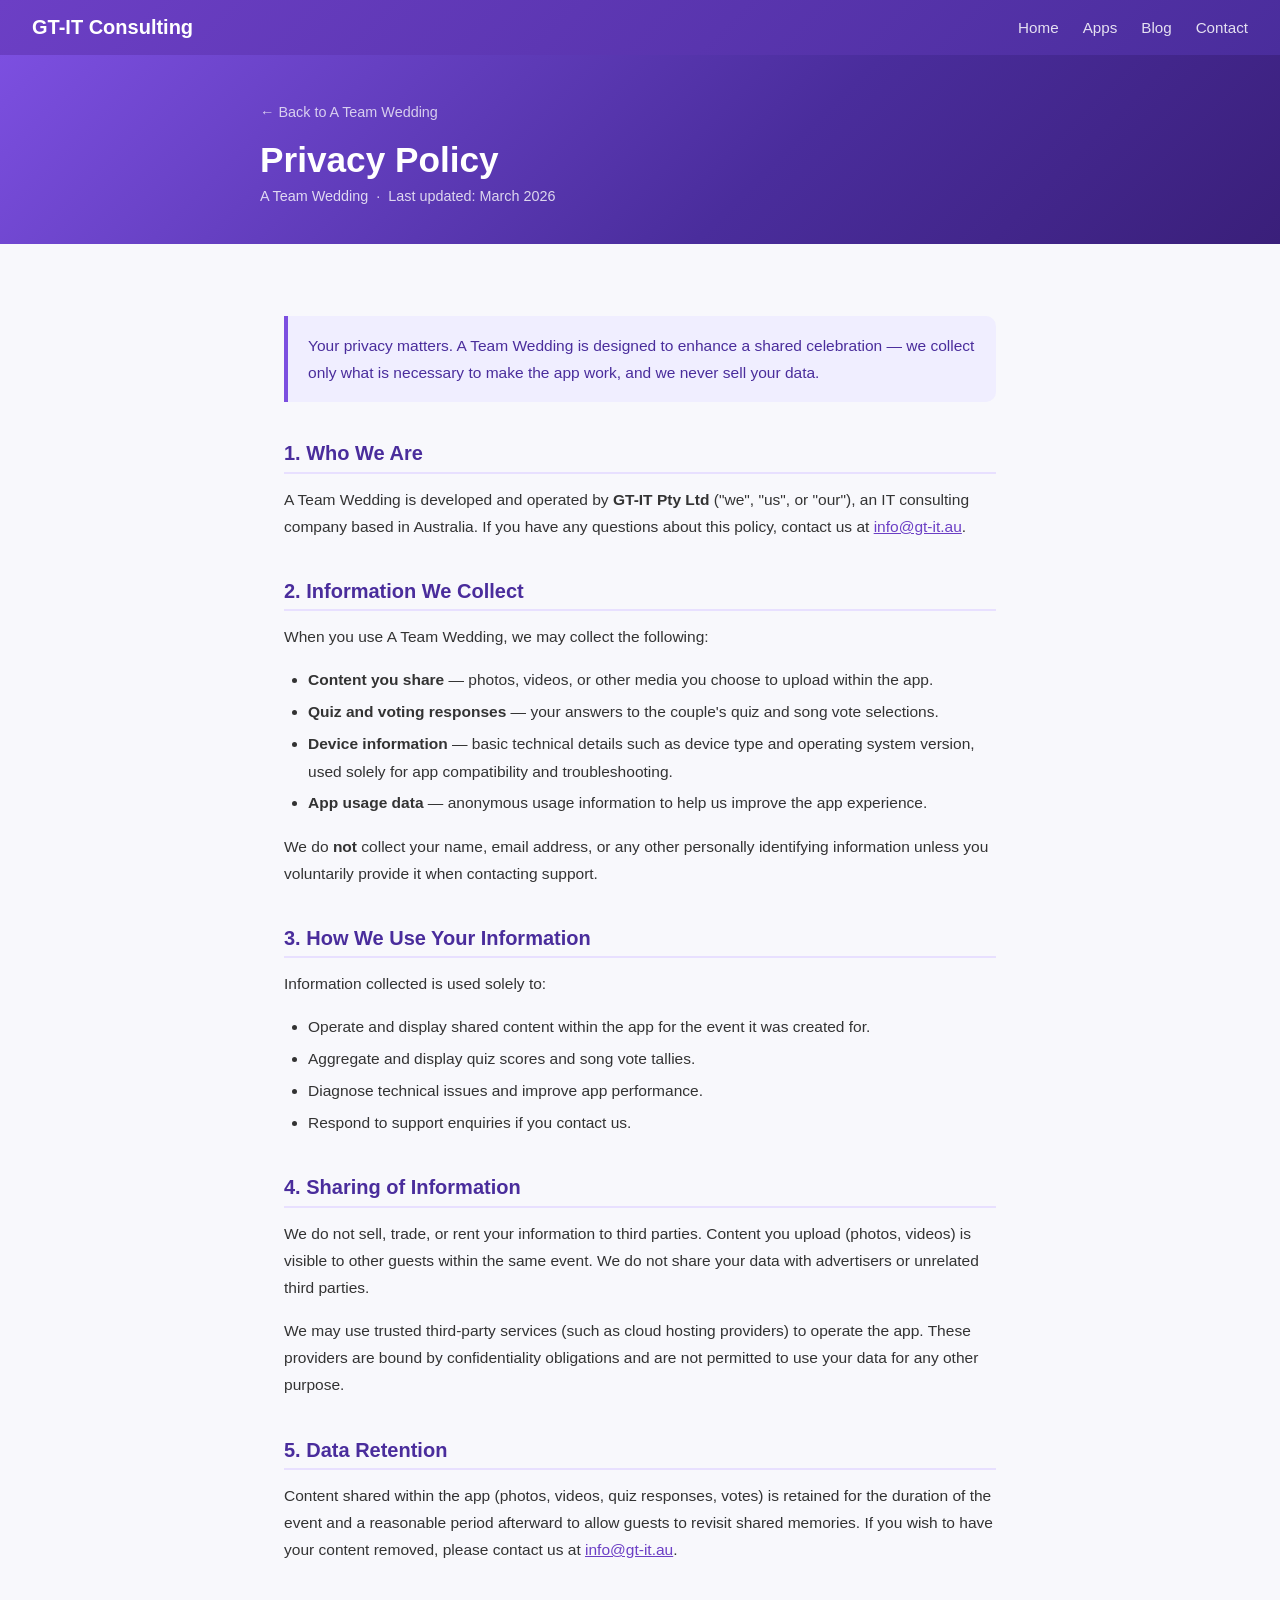
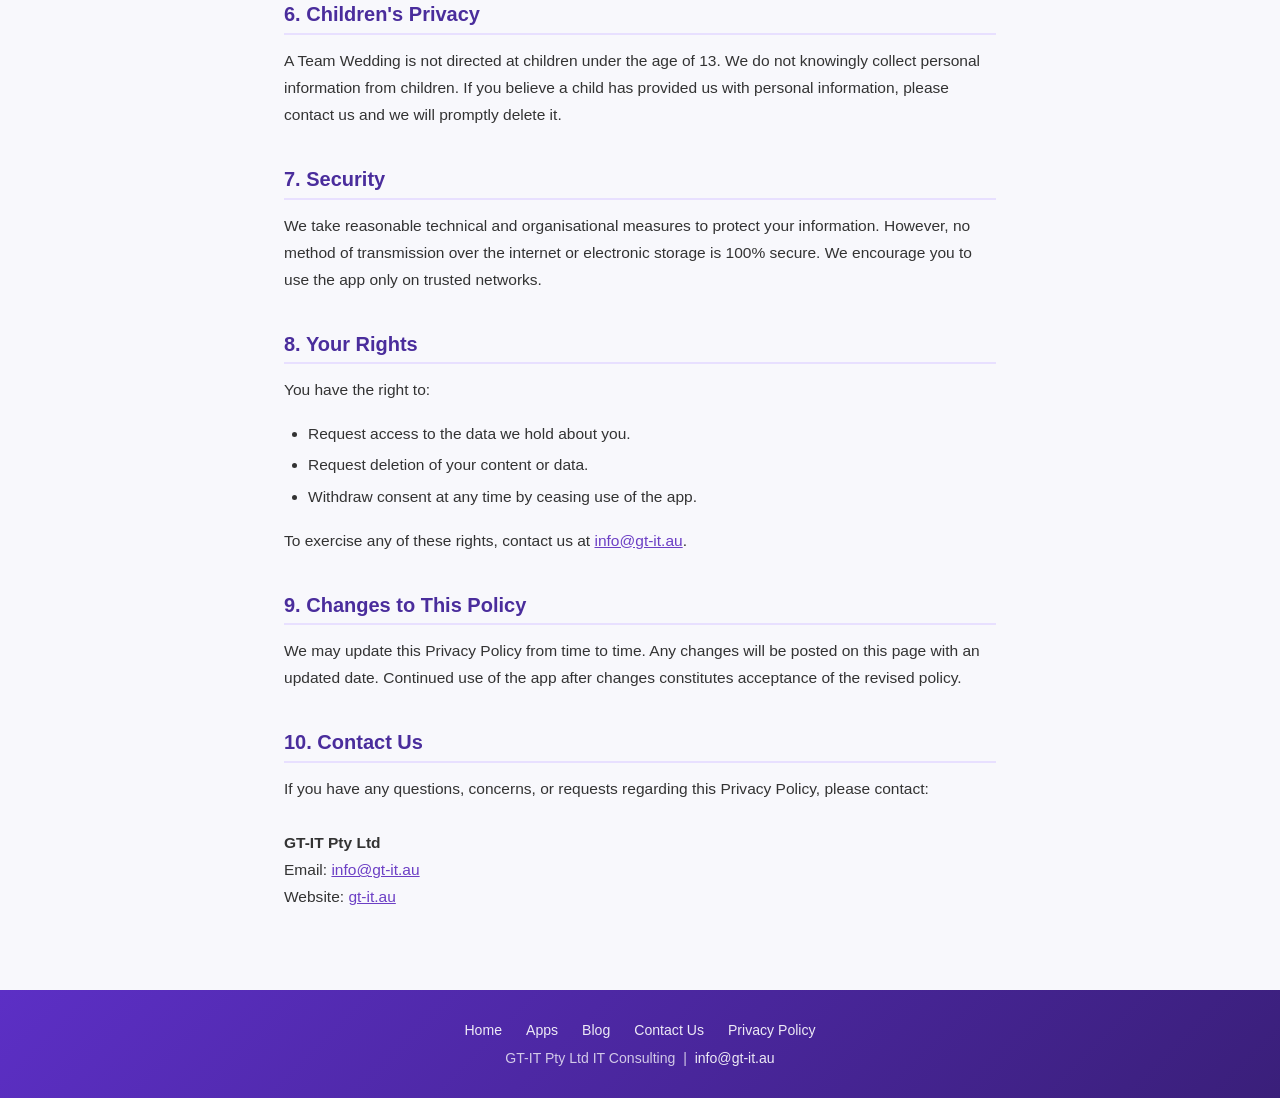
<file: apps/privacy.html>
<!DOCTYPE html>
<html lang="en">
<head>
  <meta charset="UTF-8" />
  <meta name="viewport" content="width=device-width, initial-scale=1.0" />
  <title>Privacy Policy — A Team Wedding</title>
  <meta name="description" content="Privacy Policy for the A Team Wedding app, developed by GT-IT Pty Ltd." />
  <style>
    *, *::before, *::after { box-sizing: border-box; margin: 0; padding: 0; }

    body {
      font-family: -apple-system, BlinkMacSystemFont, "Segoe UI", Roboto, Helvetica, Arial, sans-serif;
      color: #1a1a2e;
      background: #f8f8fc;
    }

    /* ── Nav ── */
    nav {
      background: linear-gradient(135deg, #6c3fc5 0%, #4a2d9c 100%);
      padding: 1rem 2rem;
      display: flex;
      align-items: center;
      justify-content: space-between;
    }
    nav .brand { color: #fff; font-size: 1.25rem; font-weight: 700; text-decoration: none; }
    nav ul { list-style: none; display: flex; gap: 1.5rem; }
    nav ul a { color: rgba(255,255,255,0.85); text-decoration: none; font-size: 0.95rem; }
    nav ul a:hover { color: #fff; }

    /* ── Hero ── */
    .hero {
      background: linear-gradient(135deg, #7c4fe0 0%, #4a2d9c 60%, #3a1f7a 100%);
      color: #fff;
      padding: 3rem 1.5rem 2.5rem;
    }
    .hero-inner { max-width: 760px; margin: 0 auto; }
    .back-link {
      display: inline-flex; align-items: center; gap: 0.4rem;
      color: rgba(255,255,255,0.75); text-decoration: none; font-size: 0.9rem;
      margin-bottom: 1.25rem; transition: color 0.2s;
    }
    .back-link:hover { color: #fff; }
    .hero h1 { font-size: clamp(1.6rem, 4vw, 2.2rem); margin-bottom: 0.5rem; }
    .hero p { opacity: 0.8; font-size: 0.9rem; }

    /* ── Content ── */
    .content {
      max-width: 760px;
      margin: 0 auto;
      padding: 3rem 1.5rem 4rem;
    }

    .content h2 {
      font-size: 1.25rem;
      color: #4a2d9c;
      margin: 2.5rem 0 0.75rem;
      padding-bottom: 0.4rem;
      border-bottom: 2px solid #e8e0ff;
    }
    .content h2:first-child { margin-top: 0; }

    .content p {
      font-size: 0.97rem;
      line-height: 1.75;
      color: #333;
      margin-bottom: 1rem;
    }

    .content ul {
      margin: 0.5rem 0 1rem 1.5rem;
    }
    .content ul li {
      font-size: 0.97rem;
      line-height: 1.75;
      color: #333;
      margin-bottom: 0.3rem;
    }

    .content a { color: #6c3fc5; }
    .content a:hover { color: #4a2d9c; }

    .highlight-box {
      background: #f0eeff;
      border-left: 4px solid #7c4fe0;
      border-radius: 0 10px 10px 0;
      padding: 1rem 1.25rem;
      margin: 1.5rem 0;
    }
    .highlight-box p { margin-bottom: 0; color: #4a2d9c; font-weight: 500; }

    /* ── Footer ── */
    footer {
      background: linear-gradient(135deg, #5c2fc5 0%, #3a1f7a 100%);
      color: rgba(255,255,255,0.75);
      text-align: center;
      padding: 2rem 1.5rem;
      font-size: 0.88rem;
    }
    footer a { color: rgba(255,255,255,0.9); text-decoration: none; }
    footer a:hover { text-decoration: underline; }
    footer .footer-links { margin-bottom: 0.75rem; display: flex; justify-content: center; gap: 1.5rem; flex-wrap: wrap; }

    @media (max-width: 600px) { nav ul { gap: 1rem; } }
  </style>
</head>
<body>

  <nav>
    <a href="../index.html" class="brand">GT-IT Consulting</a>
    <ul>
      <li><a href="../index.html">Home</a></li>
      <li><a href="index.html">Apps</a></li>
      <li><a href="../blog/index.html">Blog</a></li>
      <li><a href="../contact-us/index.html">Contact</a></li>
    </ul>
  </nav>

  <div class="hero">
    <div class="hero-inner">
      <a class="back-link" href="index.html">← Back to A Team Wedding</a>
      <h1>Privacy Policy</h1>
      <p>A Team Wedding &nbsp;·&nbsp; Last updated: March 2026</p>
    </div>
  </div>

  <div class="content">

    <div class="highlight-box">
      <p>Your privacy matters. A Team Wedding is designed to enhance a shared celebration — we collect only what is necessary to make the app work, and we never sell your data.</p>
    </div>

    <h2>1. Who We Are</h2>
    <p>
      A Team Wedding is developed and operated by <strong>GT-IT Pty Ltd</strong> ("we", "us", or "our"),
      an IT consulting company based in Australia. If you have any questions about this policy, contact us at
      <a href="mailto:info@gt-it.au">info@gt-it.au</a>.
    </p>

    <h2>2. Information We Collect</h2>
    <p>When you use A Team Wedding, we may collect the following:</p>
    <ul>
      <li><strong>Content you share</strong> — photos, videos, or other media you choose to upload within the app.</li>
      <li><strong>Quiz and voting responses</strong> — your answers to the couple's quiz and song vote selections.</li>
      <li><strong>Device information</strong> — basic technical details such as device type and operating system version, used solely for app compatibility and troubleshooting.</li>
      <li><strong>App usage data</strong> — anonymous usage information to help us improve the app experience.</li>
    </ul>
    <p>We do <strong>not</strong> collect your name, email address, or any other personally identifying information unless you voluntarily provide it when contacting support.</p>

    <h2>3. How We Use Your Information</h2>
    <p>Information collected is used solely to:</p>
    <ul>
      <li>Operate and display shared content within the app for the event it was created for.</li>
      <li>Aggregate and display quiz scores and song vote tallies.</li>
      <li>Diagnose technical issues and improve app performance.</li>
      <li>Respond to support enquiries if you contact us.</li>
    </ul>

    <h2>4. Sharing of Information</h2>
    <p>
      We do not sell, trade, or rent your information to third parties. Content you upload (photos, videos)
      is visible to other guests within the same event. We do not share your data with advertisers or
      unrelated third parties.
    </p>
    <p>
      We may use trusted third-party services (such as cloud hosting providers) to operate the app.
      These providers are bound by confidentiality obligations and are not permitted to use your data
      for any other purpose.
    </p>

    <h2>5. Data Retention</h2>
    <p>
      Content shared within the app (photos, videos, quiz responses, votes) is retained for the
      duration of the event and a reasonable period afterward to allow guests to revisit shared memories.
      If you wish to have your content removed, please contact us at
      <a href="mailto:info@gt-it.au">info@gt-it.au</a>.
    </p>

    <h2>6. Children's Privacy</h2>
    <p>
      A Team Wedding is not directed at children under the age of 13. We do not knowingly collect
      personal information from children. If you believe a child has provided us with personal
      information, please contact us and we will promptly delete it.
    </p>

    <h2>7. Security</h2>
    <p>
      We take reasonable technical and organisational measures to protect your information. However,
      no method of transmission over the internet or electronic storage is 100% secure. We encourage
      you to use the app only on trusted networks.
    </p>

    <h2>8. Your Rights</h2>
    <p>You have the right to:</p>
    <ul>
      <li>Request access to the data we hold about you.</li>
      <li>Request deletion of your content or data.</li>
      <li>Withdraw consent at any time by ceasing use of the app.</li>
    </ul>
    <p>To exercise any of these rights, contact us at <a href="mailto:info@gt-it.au">info@gt-it.au</a>.</p>

    <h2>9. Changes to This Policy</h2>
    <p>
      We may update this Privacy Policy from time to time. Any changes will be posted on this page
      with an updated date. Continued use of the app after changes constitutes acceptance of the
      revised policy.
    </p>

    <h2>10. Contact Us</h2>
    <p>
      If you have any questions, concerns, or requests regarding this Privacy Policy, please contact:<br><br>
      <strong>GT-IT Pty Ltd</strong><br>
      Email: <a href="mailto:info@gt-it.au">info@gt-it.au</a><br>
      Website: <a href="https://gt-it.au">gt-it.au</a>
    </p>

  </div>

  <footer>
    <div class="footer-links">
      <a href="../index.html">Home</a>
      <a href="index.html">Apps</a>
      <a href="../blog/index.html">Blog</a>
      <a href="../contact-us/index.html">Contact Us</a>
      <a href="privacy.html">Privacy Policy</a>
    </div>
    <p>GT-IT Pty Ltd IT Consulting &nbsp;|&nbsp; <a href="mailto:info@gt-it.au">info@gt-it.au</a></p>
  </footer>

</body>
</html>
</file>
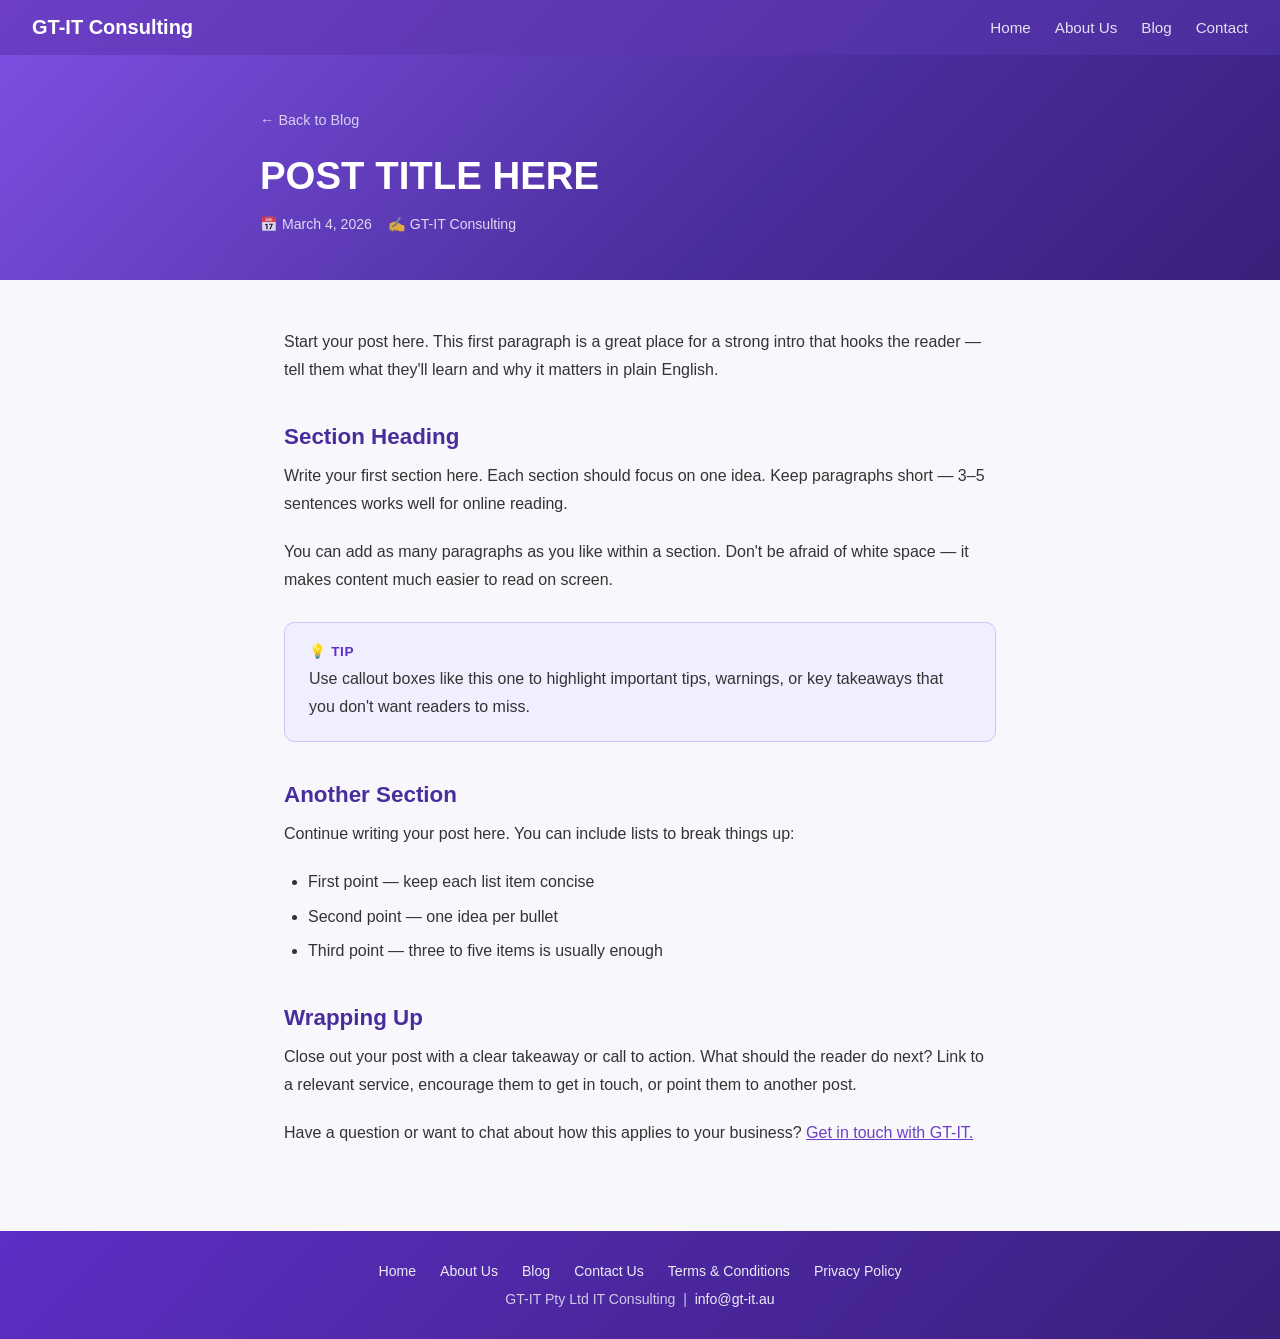
<file: blog/post-template.html>
<!DOCTYPE html>
<html lang="en">
<head>
  <meta charset="UTF-8" />
  <meta name="viewport" content="width=device-width, initial-scale=1.0" />

  <!-- ═══════════════════════════════════════════════
       EDIT THESE THREE LINES FOR EACH POST:
  ════════════════════════════════════════════════ -->
  <title>POST TITLE HERE — GT-IT Consulting</title>
  <meta name="description" content="A short description of this post for search engines (1–2 sentences)." />
  <!-- ════════════════════════════════════════════ -->

  <style>
    *, *::before, *::after { box-sizing: border-box; margin: 0; padding: 0; }

    body {
      font-family: -apple-system, BlinkMacSystemFont, "Segoe UI", Roboto, Helvetica, Arial, sans-serif;
      color: #1a1a2e;
      background: #f8f8fc;
    }

    /* ── Nav ── */
    nav {
      background: linear-gradient(135deg, #6c3fc5 0%, #4a2d9c 100%);
      padding: 1rem 2rem;
      display: flex;
      align-items: center;
      justify-content: space-between;
    }
    nav .brand {
      color: #fff;
      font-size: 1.25rem;
      font-weight: 700;
      text-decoration: none;
    }
    nav ul {
      list-style: none;
      display: flex;
      gap: 1.5rem;
    }
    nav ul a {
      color: rgba(255,255,255,0.85);
      text-decoration: none;
      font-size: 0.95rem;
      transition: color 0.2s;
    }
    nav ul a:hover { color: #fff; }

    /* ── Post hero ── */
    .post-hero {
      background: linear-gradient(135deg, #7c4fe0 0%, #4a2d9c 60%, #3a1f7a 100%);
      color: #fff;
      padding: 3.5rem 1.5rem 3rem;
    }
    .post-hero-inner {
      max-width: 760px;
      margin: 0 auto;
    }
    .back-link {
      display: inline-flex;
      align-items: center;
      gap: 0.4rem;
      color: rgba(255,255,255,0.75);
      text-decoration: none;
      font-size: 0.9rem;
      margin-bottom: 1.5rem;
      transition: color 0.2s;
    }
    .back-link:hover { color: #fff; }
    .post-hero h1 {
      font-size: clamp(1.6rem, 4vw, 2.4rem);
      line-height: 1.25;
      margin-bottom: 1rem;
    }
    .post-meta {
      font-size: 0.88rem;
      opacity: 0.8;
      display: flex;
      gap: 1rem;
      flex-wrap: wrap;
    }

    /* ── Post body ── */
    .post-content {
      max-width: 760px;
      margin: 0 auto;
      padding: 3rem 1.5rem 4rem;
    }

    /* Typography for post body */
    .post-content h2 {
      font-size: 1.4rem;
      color: #4a2d9c;
      margin: 2.5rem 0 0.75rem;
    }
    .post-content h3 {
      font-size: 1.15rem;
      color: #3a1f7a;
      margin: 2rem 0 0.6rem;
    }
    .post-content p {
      font-size: 1rem;
      line-height: 1.75;
      color: #333;
      margin-bottom: 1.25rem;
    }
    .post-content ul,
    .post-content ol {
      margin: 0 0 1.25rem 1.5rem;
    }
    .post-content li {
      font-size: 1rem;
      line-height: 1.75;
      color: #333;
      margin-bottom: 0.4rem;
    }
    .post-content blockquote {
      border-left: 4px solid #7c4fe0;
      background: #f0eeff;
      padding: 1rem 1.25rem;
      margin: 1.5rem 0;
      border-radius: 0 8px 8px 0;
      color: #4a2d9c;
      font-style: italic;
    }
    .post-content a { color: #6c3fc5; }
    .post-content a:hover { color: #4a2d9c; }
    .post-content strong { color: #1a1a2e; }
    .post-content hr {
      border: none;
      border-top: 2px solid #e8e0ff;
      margin: 2.5rem 0;
    }

    /* Tip/note callout box */
    .callout {
      background: #f0eeff;
      border: 1px solid #d0c4f7;
      border-radius: 10px;
      padding: 1.25rem 1.5rem;
      margin: 1.75rem 0;
    }
    .callout .callout-label {
      font-weight: 700;
      color: #5c2fc5;
      font-size: 0.85rem;
      text-transform: uppercase;
      letter-spacing: 0.05em;
      margin-bottom: 0.4rem;
    }
    .callout p { margin-bottom: 0; }

    /* ── Footer ── */
    footer {
      background: linear-gradient(135deg, #5c2fc5 0%, #3a1f7a 100%);
      color: rgba(255,255,255,0.75);
      text-align: center;
      padding: 2rem 1.5rem;
      font-size: 0.88rem;
    }
    footer a { color: rgba(255,255,255,0.9); text-decoration: none; }
    footer a:hover { text-decoration: underline; }
    footer .footer-links { margin-bottom: 0.75rem; display: flex; justify-content: center; gap: 1.5rem; flex-wrap: wrap; }

    @media (max-width: 600px) {
      nav ul { gap: 1rem; }
    }
  </style>
</head>
<body>

  <nav>
    <a href="../index.html" class="brand">GT-IT Consulting</a>
    <ul>
      <li><a href="../index.html">Home</a></li>
      <li><a href="../about-us/index.html">About Us</a></li>
      <li><a href="index.html">Blog</a></li>
      <li><a href="../contact-us/index.html">Contact</a></li>
    </ul>
  </nav>

  <!-- ═══════════════════════════════════════════════
       EDIT: Update the title, date, and author below
  ════════════════════════════════════════════════ -->
  <div class="post-hero">
    <div class="post-hero-inner">
      <a class="back-link" href="index.html">← Back to Blog</a>
      <h1>POST TITLE HERE</h1>
      <div class="post-meta">
        <span>📅 March 4, 2026</span>
        <span>✍️ GT-IT Consulting</span>
      </div>
    </div>
  </div>

  <!-- ═══════════════════════════════════════════════
       EDIT: Replace the sample content below with
       your actual post. Keep the <article> tag.

       AVAILABLE ELEMENTS:
         <h2>Section heading</h2>
         <h3>Sub-heading</h3>
         <p>A paragraph of text.</p>
         <ul><li>Bullet point</li></ul>
         <ol><li>Numbered list</li></ol>
         <blockquote>A stand-out quote</blockquote>
         <hr /> (dividing line)
         <div class="callout">
           <div class="callout-label">💡 Tip</div>
           <p>A helpful tip or note box.</p>
         </div>
  ════════════════════════════════════════════════ -->
  <article class="post-content">

    <p>Start your post here. This first paragraph is a great place for a strong intro that hooks the reader — tell them what they'll learn and why it matters in plain English.</p>

    <h2>Section Heading</h2>

    <p>Write your first section here. Each section should focus on one idea. Keep paragraphs short — 3–5 sentences works well for online reading.</p>

    <p>You can add as many paragraphs as you like within a section. Don't be afraid of white space — it makes content much easier to read on screen.</p>

    <div class="callout">
      <div class="callout-label">💡 Tip</div>
      <p>Use callout boxes like this one to highlight important tips, warnings, or key takeaways that you don't want readers to miss.</p>
    </div>

    <h2>Another Section</h2>

    <p>Continue writing your post here. You can include lists to break things up:</p>

    <ul>
      <li>First point — keep each list item concise</li>
      <li>Second point — one idea per bullet</li>
      <li>Third point — three to five items is usually enough</li>
    </ul>

    <h2>Wrapping Up</h2>

    <p>Close out your post with a clear takeaway or call to action. What should the reader do next? Link to a relevant service, encourage them to get in touch, or point them to another post.</p>

    <p>Have a question or want to chat about how this applies to your business? <a href="../contact-us/index.html">Get in touch with GT-IT.</a></p>

  </article>

  <footer>
    <div class="footer-links">
      <a href="../index.html">Home</a>
      <a href="../about-us/index.html">About Us</a>
      <a href="index.html">Blog</a>
      <a href="../contact-us/index.html">Contact Us</a>
      <a href="../terms-conditions/index.html">Terms &amp; Conditions</a>
      <a href="../privacy-policy/index.html">Privacy Policy</a>
    </div>
    <p>GT-IT Pty Ltd IT Consulting &nbsp;|&nbsp; <a href="mailto:info@gt-it.au">info@gt-it.au</a></p>
  </footer>

</body>
</html>
</file>
<file: wp-content/themes/fotawp/assets/css/blocks.css>
a,
button,
img,
.wp-block-group,
.wp-block-columns,
.wp-block-column {
  transition: all ease 0.23s;
}
.fotawp-swiper-holder {
  overflow: hidden;
  position: relative;
}
.fotawp-swiper-holder .swiper-pagination-bullets.swiper-pagination-horizontal {
  position: absolute;
  bottom: 32px;
  left: 50%;
  transform: translateX(-50%);
  width: 100%;
  text-align: center;
  z-index: 2;
}
.wp-block-image.is-style-fotawp-boxshadow img,
.wp-block-column.is-style-fotawp-boxshadow,
.wp-block-columns.is-style-fotawp-boxshadow,
.wp-block-group.is-style-fotawp-boxshadow {
  box-shadow: 0 0 50px rgba(0, 0, 0, 0.065);
}
.wp-block-image.is-style-fotawp-boxshadow-medium img,
.wp-block-column.is-style-fotawp-boxshadow-medium,
.wp-block-columns.is-style-fotawp-boxshadow-medium,
.wp-block-group.is-style-fotawp-boxshadow-medium {
  box-shadow: 0 0 50px rgba(0, 0, 0, 0.1);
}
.wp-block-image.is-style-fotawp-boxshadow-large img,
.wp-block-column.is-style-fotawp-boxshadow-large,
.wp-block-columns.is-style-fotawp-boxshadow-large,
.wp-block-group.is-style-fotawp-boxshadow-large {
  box-shadow: 0 0 50px rgba(0, 0, 0, 0.15);
}
.wp-block-image.is-style-fotawp-boxshadow-hover img:hover,
.wp-block-column.is-style-fotawp-boxshadow-hover:hover,
.wp-block-columns.is-style-fotawp-boxshadow-hover:hover,
.wp-block-group.is-style-fotawp-boxshadow-hover:hover {
  box-shadow: 0 0 50px rgba(0, 0, 0, 0.099);
  transform: translateY(-7px);
}
.wp-block-group.is-style-fotawp-boxshadow:hover {
  box-shadow: 0 0 50px rgba(0, 0, 0, 0.12);
  transform: translateY(-7px);
}
/* Style for header with banner */
.wp-block-cover.fotawpbanner-with-slantbottom:before {
  content: "";
  width: 0;
  height: 0;
  left: 0;
  bottom: 0;
  position: absolute;
  border-style: solid;
  border-width: 0 0 250px 100vw;
  border-color: transparent transparent var(--wp--preset--color--background) transparent;
  z-index: 2;
}
.wp-block-group.fotawp-overlap-ctasection {
  z-index: 2;
  position: relative;
  margin: -300px 0 -30px !important;
}
.wp-block-group.fotawp-overlap-ctasection.pattern-banner-layout {
  margin: -280px 0 0 !important;
}
.wp-block-navigation__container .wp-block-navigation__submenu-container.wp-block-navigation-submenu {
  border: 0;
  /* border-radius: 5px; */
  box-shadow: 0 0 40px rgba(0, 0, 0, 0.32);
  margin-top: 15px;
  transition: all ease 0.23s;
  padding: 0 !important;
  z-index: 99;
}
.wp-block-navigation .has-child .wp-block-navigation__submenu-container li:hover {
  background-color: var(--wp--preset--color--tertiary-light);
}
.wp-block-navigation__container .wp-block-navigation__submenu-container.wp-block-navigation-submenu li {
  line-height: 1.5 !important;
}
.wp-block-navigation__container li:hover .wp-block-navigation__submenu-container.wp-block-navigation-submenu,
.wp-block-navigation__container .wp-block-navigation__submenu-container.wp-block-navigation-submenu li:hover ul.wp-block-navigation-submenu {
  margin-top: 0;
}
.wp-block-navigation__container .wp-block-navigation__submenu-container.wp-block-navigation-submenu ul.wp-block-navigation-submenu {
  margin-top: 10px;
  transition: all ease 0.23s;
}
.wp-block-navigation__container li a:hover,
nav.fotawp-navigation.wp-block-navigation li a:hover {
  color: var(--wp--preset--color--secondary) !important;
}
nav.fotawp-navigation.wp-block-navigation li a {
  line-height: 50px;
}
nav.fotawp-navigation.wp-block-navigation li li a {
  line-height: 35px;
}
.wp-block-button {
  transition: all ease 0.23s;
}
footer.wp-block-template-part {
  margin: 0;
}
.taxonomy-category.is-style-categories-background-with-round a,
.taxonomy-category.is-style-categories-background-with-round-small a,
.taxonomy-category.is-style-categories-background-with-border-small-round a {
  padding: 2px 10px 4px;
  border-radius: 25px;
  position: relative;
  overflow: hidden;
}
.taxonomy-category.is-style-categories-background-with-round-small a,
.taxonomy-category.is-style-categories-background-with-border-small-round a {
  border-radius: 4px;
}
.taxonomy-category.is-style-categories-background-with-border-small-round a {
  border: 1px solid;
}
.taxonomy-category.is-style-categories-background-with-round a:before,
.taxonomy-category.is-style-categories-background-with-round-small a:before {
  background-color: var(--wp--preset--color--primary);
  content: "";
  width: 100%;
  height: 100%;
  left: 0;
  top: 0;
  position: absolute;
  opacity: 0.04;
  transition: all ease 0.23s;
  -webkit-transition: all ease 0.23s;
  -moz-transition: all ease 0.23s;
  -o-transition: all ease 0.23s;
  border-radius: 25px;
}
.taxonomy-category.is-style-categories-background-with-round-small a:before {
  border-radius: 4px;
}
.taxonomy-category.is-style-categories-background-with-round a:hover:before,
.taxonomy-category.is-style-categories-background-with-round-small a:hover:before {
  opacity: 0.06;
}
.taxonomy-category.is-style-categories-background-with-border-small-round a:hover {
  opacity: 0.67;
}
.taxonomy-category.is-style-categories-background-with-round a,
.taxonomy-category.is-style-categories-background-with-round-small a,
.taxonomy-category.is-style-categories-background-with-border-small-round a {
  margin: 0 5px 5px 0;
  display: inline-block;
}
.taxonomy-category.is-style-categories-background-with-round .wp-block-post-terms__separator,
.taxonomy-category.is-style-categories-background-with-round-small .wp-block-post-terms__separator,
.taxonomy-category.is-style-categories-background-with-border-small-round .wp-block-post-terms__separator,
.taxonomy-category.is-style-categories-background-with-primary-color.wp-block-post-terms .wp-block-post-terms__separator,
.taxonomy-category.is-style-categories-background-with-secondary-color.wp-block-post-terms .wp-block-post-terms__separator,
.taxonomy-category.is-style-categories-background-with-mixed-color.wp-block-post-terms .wp-block-post-terms__separator {
  display: none;
}
/*styling post title for hover*/
.is-style-title-hover-primary-color.wp-block-post-title a:hover {
  color: var(--wp--preset--color--primary);
}
.is-style-title-hover-secondary-color.wp-block-post-title a:hover {
  color: var(--wp--preset--color--secondary);
}
.is-style-title-hover-tertiary-color.wp-block-post-title a:hover {
  color: var(--wp--preset--color--tertiary);
}
/*button hover style*/
.wp-block-button.is-style-button-hover-primary-color a:hover {
  color: var(--wp--preset--color--primary) !important;
}
.wp-block-button.is-style-button-hover-secondary-color a:hover {
  color: var(--wp--preset--color--secondary) !important;
}
.wp-block-button.is-style-button-hover-primary-bgcolor a.wp-block-button__link.wp-element-button:hover {
  background-color: var(--wp--preset--color--primary) !important;
  opacity: 1;
  color: #ffffff !important;
  border-color: var(--wp--preset--color--primary) !important;
}
.wp-block-button.is-style-button-hover-secondary-bgcolor a.wp-block-button__link.wp-element-button:hover {
  background-color: var(--wp--preset--color--secondary) !important;
  opacity: 1;
  color: #ffffff !important;
  border-color: var(--wp--preset--color--secondary) !important;
}
.wp-block-button.is-style-button-hover-tertiary-bgcolor a.wp-block-button__link.wp-element-button:hover {
  background-color: var(--wp--preset--color--tertiary) !important;
  opacity: 1;
  color: #ffffff !important;
}
.wp-block-button.is-style-button-hover-white-bgcolor a.wp-block-button__link.wp-element-button:hover {
  background-color: #ffffff !important;
  opacity: 1;
  color: var(--wp--preset--color--text-color) !important;
}
/*Styling read more block for hover*/
.is-style-readmore-hover-primary-color.wp-block-read-more:hover,
.is-style-hide-bullet-list-link-hover-style-primary a:hover {
  color: var(--wp--preset--color--primary) !important;
}
.is-style-readmore-hover-secondary-color.wp-block-read-more:hover,
.is-style-hide-bullet-list-link-hover-style-secondary a:hover {
  color: var(--wp--preset--color--secondary) !important;
}
.is-style-readmore-hover-tertiary-color.wp-block-read-more:hover,
.is-style-hide-bullet-list-link-hover-style-tertiary a:hover {
  color: var(--wp--preset--color--tertiary) !important;
}
.is-style-readmore-hover-primary-fill.wp-block-read-more,
.is-style-readmore-hover-secondary-fill.wp-block-read-more,
.is-style-readmore-hover-tertiary-fill.wp-block-read-more {
  border-radius: 20px;
}
.is-style-readmore-hover-primary-fill.wp-block-read-more:hover {
  background-color: var(--wp--preset--color--primary) !important;
  color: #fff !important;
}
.is-style-readmore-hover-secondary-fill.wp-block-read-more:hover {
  background-color: var(--wp--preset--color--secondary) !important;
  color: #fff !important;
}
.is-style-readmore-hover-tertiary-fill.wp-block-read-more:hover {
  background-color: var(--wp--preset--color--tertiary) !important;
  color: #fff !important;
}
/*style list for ul*/
.is-style-list-style-no-bullet,
.is-style-hide-bullet-list-link-hover-style-primary,
.is-style-hide-bullet-list-link-hover-style-secondary,
.is-style-hide-bullet-list-link-hover-style-tertiary {
  list-style-type: none;
}
/*image hover effect*/
figure.wp-block-image.is-style-fotawp-image-hover-rotate img:hover {
  transform: rotate(360deg);
  -moz-transform: rotate(360deg);
  -o-transform: rotate(360deg);
  -ms-transform: rotate(360deg);
  -webkit-transform: rotate(360deg);
}
.wp-block-image.is-style-fotawp-image-hover-pulse img:hover {
  animation: fotawpPulse 2s infinite;
  -moz-animation: fotawpPulse 2s infinite;
  -o-animation: fotawpPulse 2s infinite;
  -webkit-animation: fotawpPulse 2s infinite;
  animation-timing-function: linear;
  -moz-animation-timing-function: linear;
  -webkit-animation-timing-function: linear;
  -o-animation-timing-function: linear;
}
.wp-block-image.is-style-fotawp-image-pulse img {
  animation: fotawpPulse 2s infinite;
  -moz-animation: fotawpPulse 2s infinite;
  -o-animation: fotawpPulse 2s infinite;
  -webkit-animation: fotawpPulse 2s infinite;
  animation-timing-function: linear;
  -moz-animation-timing-function: linear;
  -webkit-animation-timing-function: linear;
  -o-animation-timing-function: linear;
}
@keyframes fotawpPulse {
  0% {
    transform: scale(1);
  }
  50% {
    transform: scale(1.02);
  }
  100% {
    transform: scale(1);
  }
}

/*brands logo section*/
.wp-block-gallery.fotawp-brands-logos .wp-block-image {
  align-items: center;
  margin: auto !important;
}
.wp-block-gallery.is-style-enable-grayscale-mode-on-image .wp-block-image img {
  filter: grayscale(1);
  -webkit-filter: grayscale(1);
  transition: all ease-in 0.23s;
  -webkit-transition: all ease-in 0.23s;
  -moz-transition: all ease-in 0.23s;
  -o-transition: all ease-in 0.23s;
}
.wp-block-gallery.is-style-enable-grayscale-mode-on-image .wp-block-image img:hover {
  filter: grayscale(0);
  -webkit-filter: grayscale(0);
}
.wp-site-blocks > * + * {
  margin-block-start: 0 !important;
}

.wp-block-group.about-section-topslant:before {
  content: "";
  width: 100%;
  height: 100%;
  position: absolute;
  left: 0;
  top: 20px;
  z-index: 1;
  clip-path: polygon(-35% 40.25%, 100% 0%, 100% 101.75%, 0% 114.75%, 0% 47.5%);
  background: linear-gradient(192.26deg, var(--wp--preset--color--background-alt) 0%, var(--wp--preset--color--background) 100%);
}
.wp-block-group.about-section-topslant {
  position: relative;
  z-index: 1;
}
.fotawp-duotone-primary {
  filter: var(--wp--preset--duotone--primary);
}
.wp-block-social-links.is-style-social-icon-border li a {
  border: 1px solid;
  border-radius: 50%;
}
.is-style-fotawp-post-featured-image-overlap.wp-block-post-featured-image {
  margin-top: -250px;
  z-index: 1;
  margin-block-start: -250px !important;
}
.wp-block-cover.is-style-fotawp-cover-round-overlap {
  border-radius: 10px;
  overflow: hidden;
  margin-top: -250px;
  margin-block-start: -250px !important;
  z-index: 1;
}
.is-style-fotawp-page-list-bullet-hide-style.wp-block-page-list,
.wp-block-categories-list.is-style-fotawp-categories-bullet-hide-style {
  list-style: none;
  margin: 0;
  padding: 0;
}
.wp-block-cover.is-style-fotawp-cover-round-style {
  border-radius: 7px;
  overflow: hidden;
}
@media (max-width: 600px) {
  .wp-block-navigation__container {
    line-height: 1.5 !important;
    font-size: 18px;
    font-weight: 600;
  }
  .wp-block-navigation__container .wp-block-navigation__submenu-container.wp-block-navigation-submenu {
    box-shadow: none;
    margin-top: 0 !important;
    padding-left: 30px !important;
  }
  .wp-block-navigation__container .wp-block-navigation__submenu-container.wp-block-navigation-submenu li {
    margin: 5px 0;
    font-size: 15px;
    font-weight: 400;
  }
  .wp-block-navigation__container a .wp-block-navigation-item__label {
    position: relative;
  }
  .wp-block-navigation__container a .wp-block-navigation-item__label:after {
    content: "";
    width: 0;
    left: 0;
    height: 2px;
    background: var(--wp--preset--color--tertiary);
    position: absolute;
    top: 30px;
    transition: all ease 0.23s;
  }
  .wp-block-navigation__container a:hover .wp-block-navigation-item__label:after {
    width: 100%;
  }
  .wp-block-navigation-item.has-child.open-on-hover-click.wp-block-navigation-submenu a {
    border-bottom: 2px solid;
  }
  .wp-block-navigation-item.has-child.open-on-hover-click.wp-block-navigation-submenu a:hover {
    border-color: var(--wp--preset--color--tertiary);
  }
  .wp-block-navigation-item.has-child.open-on-hover-click.wp-block-navigation-submenu ul li a {
    border-bottom: 0;
  }
  .wp-block-navigation__container li {
    margin: 0 0 -12px;
    padding: 0;
  }
}
.fotawp-navigation-search button.wp-block-navigation__responsive-container-open {
  mask-image: url(/wp-content/themes/fotawp/assets/images/search-icon.svg);
  height: 24px;
  background: #ffffff;
  -webkit-mask-repeat: no-repeat;
  mask-repeat: no-repeat;
  mask-position: center;
  -webkit-mask-position: center;
}
.fotawp-navigation-search button.wp-block-navigation__responsive-container-open:hover {
  background: var(--wp--preset--color--secondary);
}
.fotawp-navigation-search button.wp-block-navigation__responsive-container-open svg {
  opacity: 0;
}
.wp-block-navigation__responsive-container.has-modal-open .wp-block-navigation__responsive-close {
  padding: 20px;
}
.is-style-author-name-with-icon.wp-block-post-author-name:before,
.is-style-author-name-with-white-icon.wp-block-post-author-name:before,
.is-style-post-date-with-icon.wp-block-post-date:before,
.is-style-post-date-with-white-icon.wp-block-post-date:before {
  content: "";
  width: 11px;
  height: 13px;
  background: var(--wp--preset--color--post-meta-color);
  -webkit-mask-repeat: no-repeat;
  mask-repeat: no-repeat;
  mask-position: center;
  -webkit-mask-position: center;
  display: inline-block;
  margin-right: 7px;
  margin-bottom: -1px;
}
.is-style-author-name-with-icon.wp-block-post-author-name:before,
.is-style-author-name-with-white-icon.wp-block-post-author-name:before {
  mask-image: url(/wp-content/themes/fotawp/assets/images/post-author.svg);
}
.is-style-post-date-with-icon.wp-block-post-date:before,
.is-style-post-date-with-white-icon.wp-block-post-date:before {
  mask-image: url(/wp-content/themes/fotawp/assets/images/post-date.svg);
  margin-bottom: -3px;
  width: 15px;
  height: 15px;
}
.is-style-author-name-with-white-icon.wp-block-post-author-name:before,
.is-style-post-date-with-white-icon.wp-block-post-date:before {
  background: #fff;
}
.taxonomy-category.is-style-categories-background-with-primary-color.wp-block-post-terms a,
.taxonomy-category.is-style-categories-background-with-secondary-color.wp-block-post-terms a,
.taxonomy-category.is-style-categories-background-with-mixed-color.wp-block-post-terms a {
  color: #fff;
  background: var(--wp--preset--color--primary);
  padding: 3px 8px;
  display: inline-block;
  margin: 0 4px 4px 0;
}
.taxonomy-category.is-style-categories-background-with-secondary-color.wp-block-post-terms a:hover {
  background: var(--wp--preset--color--primary);
}
.taxonomy-category.is-style-categories-background-with-primary-color.wp-block-post-terms a:hover,
.taxonomy-category.is-style-categories-background-with-secondary-color.wp-block-post-terms a,
.taxonomy-category.is-style-categories-background-with-mixed-color.wp-block-post-terms a:nth-child(3),
.taxonomy-category.is-style-categories-background-with-mixed-color.wp-block-post-terms a:nth-child(9) {
  background: var(--wp--preset--color--secondary);
}
.taxonomy-category.is-style-categories-background-with-mixed-color.wp-block-post-terms a:nth-child(5),
.taxonomy-category.is-style-categories-background-with-mixed-color.wp-block-post-terms a:nth-child(11) {
  background: var(--wp--preset--color--extra-category-color);
}
.taxonomy-category.is-style-categories-background-with-mixed-color.wp-block-post-terms a:hover {
  opacity: 0.85;
}
.is-style-fotawp-title-hover-underline-primary-color.wp-block-post-title a,
.is-style-fotawp-title-hover-underline-secondary-color.wp-block-post-title a {
  display: inline;
  text-decoration: none;
  background-image: linear-gradient(var(--wp--preset--color--primary), var(--wp--preset--color--primary));
  background-position: 0 1.05em;
  background-size: 0 3px;
  background-repeat: no-repeat;
  transition: background-size 0.5s;
}
.is-style-fotawp-title-hover-underline-secondary-color.wp-block-post-title a {
  background-image: linear-gradient(var(--wp--preset--color--secondary), var(--wp--preset--color--secondary));
}
.is-style-fotawp-title-hover-underline-primary-color.wp-block-post-title a:hover,
.is-style-fotawp-title-hover-underline-secondary-color.wp-block-post-title a:hover {
  background-size: 100% 3px;
}
ul.is-style-fotawp-list-style-square {
  list-style: square;
  margin: 0;
  padding: 0 0 0 15px;
}
ul.is-style-fotawp-list-style-check,
ul.is-style-fotawp-list-style-check-fill,
ul.is-style-fotawp-list-style-check-outline,
ul.is-style-fotawp-list-style-arrow,
ul.is-style-fotawp-list-style-arrow-outline,
ul.is-style-fotawp-list-style-arrow-circle,
ul.is-style-fotawp-list-style-dash {
  list-style: none;
  padding: 0;
  margin: 0;
}

ul.is-style-fotawp-list-style-check li,
ul.is-style-fotawp-list-style-check-fill li,
ul.is-style-fotawp-list-style-check-outline li,
ul.is-style-fotawp-list-style-arrow li,
ul.is-style-fotawp-list-style-arrow-outline li,
ul.is-style-fotawp-list-style-arrow-circle li,
ul.is-style-fotawp-list-style-dash li {
  position: relative;
  padding-left: 24px;
}
ul.is-style-fotawp-list-style-check li:before,
ul.is-style-fotawp-list-style-check-fill li:before,
ul.is-style-fotawp-list-style-check-outline li:before,
ul.is-style-fotawp-list-style-arrow li:before,
ul.is-style-fotawp-list-style-arrow-outline li:before,
ul.is-style-fotawp-list-style-arrow-circle li:before {
  content: "";
  background: var(--wp--preset--color--primary);
  -webkit-mask-repeat: no-repeat;
  mask-repeat: no-repeat;
  mask-position: center;
  -webkit-mask-position: center;
  display: inline-block;
  mask-image: url(/wp-content/themes/fotawp/assets/images/list_check.svg);
  width: 16px;
  height: 10px;
  position: absolute;
  left: 0;
  top: 50%;
  margin-top: -5px;
}
ul.is-style-fotawp-list-style-check-fill li:before,
ul.is-style-fotawp-list-style-check-outline li:before,
ul.is-style-fotawp-list-style-arrow-outline li:before,
ul.is-style-fotawp-list-style-arrow-circle li:before {
  width: 14px;
  height: 14px;
  border-radius: 50%;
  margin-top: -7px;
}
ul.is-style-fotawp-list-style-check-fill li:before {
  mask-image: url(/wp-content/themes/fotawp/assets/images/check_fill.svg);
}
ul.is-style-fotawp-list-style-check-outline li:before {
  mask-image: url(/wp-content/themes/fotawp/assets/images/check_border.svg);
}
ul.is-style-fotawp-list-style-arrow li:before {
  mask-image: url(/wp-content/themes/fotawp/assets/images/list_arrow.svg);
}
ul.is-style-fotawp-list-style-arrow-outline li:before {
  mask-image: url(/wp-content/themes/fotawp/assets/images/arrow_border.svg);
}
ul.is-style-fotawp-list-style-arrow-circle li:before {
  mask-image: url(/wp-content/themes/fotawp/assets/images/arrow_fill.svg);
}
ul.is-style-fotawp-list-style-dash li:before {
  content: "";
  width: 12px;
  height: 2px;
  position: absolute;
  left: 0;
  top: 50%;
  margin-top: -1px;
  background: var(--wp--preset--color--primary);
}
ul.is-style-fotawp-list-style-check.has-secondary-color li:before,
ul.is-style-fotawp-list-style-check-fill.has-secondary-color li:before,
ul.is-style-fotawp-list-style-check-outline.has-secondary-color li:before,
ul.is-style-fotawp-list-style-arrow.has-secondary-color li:before,
ul.is-style-fotawp-list-style-arrow-outline.has-secondary-color li:before,
ul.is-style-fotawp-list-style-arrow-circle.has-secondary-color li:before,
ul.is-style-fotawp-list-style-dash.has-secondary-color li:before {
  background: var(--wp--preset--color--secondary);
}
ul.is-style-fotawp-list-style-check.has-foregound-alt-color li:before,
ul.is-style-fotawp-list-style-check-fill.has-foregound-alt-color li:before,
ul.is-style-fotawp-list-style-check-outline.has-foreground-alt-color li:before,
ul.is-style-fotawp-list-style-arrow.has-foreground-alt-color li:before,
ul.is-style-fotawp-list-style-arrow-outline.has-foreground-alt-color li:before,
ul.is-style-fotawp-list-style-arrow-circle.has-foreground--alt-color li:before,
ul.is-style-fotawp-list-style-dash.has-foreground-alt-color li:before {
  background: var(--wp--preset--color--foregound-alt);
}
ul.is-style-fotawp-list-style-check.has-heading-color-color li:before,
ul.is-style-fotawp-list-style-check-fill.has-heading-color-color li:before,
ul.is-style-fotawp-list-style-check-outline.has-heading-color-color li:before,
ul.is-style-fotawp-list-style-arrow.has-heading-color-color li:before,
ul.is-style-fotawp-list-style-arrow-outline.has-heading-color-color li:before,
ul.is-style-fotawp-list-style-arrow-circle.has-heading-color-color li:before,
ul.is-style-fotawp-list-style-dash.has-heading-color-color li:before {
  background: var(--wp--preset--color--heading-color);
}
ul.is-style-fotawp-list-style-check.has-foreground-color li:before,
ul.is-style-fotawp-list-style-check-fill.has-foreground-color li:before,
ul.is-style-fotawp-list-style-check-outline.has-foreground-color li:before,
ul.is-style-fotawp-list-style-arrow.has-foreground-color li:before,
ul.is-style-fotawp-list-style-arrow-outline.has-foreground-color li:before,
ul.is-style-fotawp-list-style-arrow-circle.has-foreground-color li:before,
ul.is-style-fotawp-list-style-dash.has-foreground-color li:before {
  background: var(--wp--preset--color--foreground);
}
ul.is-style-fotawp-list-style-check.has-tertiary-color li:before,
ul.is-style-fotawp-list-style-check-fill.has-tertiary-color li:before,
ul.is-style-fotawp-list-style-check-outline.has-tertiary-color li:before,
ul.is-style-fotawp-list-style-arrow.has-tertiary-color li:before,
ul.is-style-fotawp-list-style-arrow-outline.has-tertiary-color li:before,
ul.is-style-fotawp-list-style-arrow-circle.has-tertiary-color li:before,
ul.is-style-fotawp-list-style-dash.has-tertiary-color li:before {
  background: var(--wp--preset--color--tertiary);
}
ul.is-style-fotawp-list-style-check.has-tertiary-light-color li:before,
ul.is-style-fotawp-list-style-check-fill.has-tertiary-light-color li:before,
ul.is-style-fotawp-list-style-check-outline.has-tertiary-light-color li:before,
ul.is-style-fotawp-list-style-arrow.has-tertiary-light-color li:before,
ul.is-style-fotawp-list-style-arrow-outline.has-tertiary-light-color li:before,
ul.is-style-fotawp-list-style-arrow-circle.has-tertiary-light-color li:before,
ul.is-style-fotawp-list-style-dash.has-tertiary-light-color li:before {
  background: var(--wp--preset--color--tertiary-light);
}
.wp-block-button.is-style-button-hover-style-set-one a.wp-block-button__link,
.wp-block-button.is-style-button-hover-style-set-two a.wp-block-button__link,
.wp-block-button.is-style-button-hover-style-set-three a.wp-block-button__link {
  box-shadow: 3px 3px;
}
.wp-block-button.is-style-button-hover-style-set-one a.wp-block-button__link.has-background {
  box-shadow: 3px 3px #000;
}

.wp-block-button.is-style-button-hover-style-set-one a.wp-block-button__link:hover,
.wp-block-button.is-style-button-hover-style-set-two a.wp-block-button__link:hover,
.wp-block-button.is-style-button-hover-style-set-three a.wp-block-button__link:hover {
  box-shadow: 5px 5px;
  transform: scale(1.08) translateY(-2px);
}
.wp-block-button.is-style-button-hover-style-set-one a.wp-block-button__link:hover {
  color: var(--wp--preset--color--secondary) !important;
  border-color: var(--wp--preset--color--secondary) !important;
}
.wp-block-button.is-style-button-hover-style-set-one a.wp-block-button__link.has-secondary-color:hover {
  color: var(--wp--preset--color--primary) !important;
  border-color: var(--wp--preset--color--primary) !important;
}
.wp-block-button.is-style-button-hover-style-set-two a.wp-block-button__link,
.wp-block-button.is-style-button-hover-style-set-three a.wp-block-button__link,
.wp-block-button.is-style-button-hover-style-set-four a.wp-block-button__link,
.wp-block-button.is-style-button-hover-style-set-five a.wp-block-button__link {
  position: relative;
  display: flex;
  justify-content: center;
  align-items: center;
}
.wp-block-button.is-style-button-hover-style-set-two a.wp-block-button__link:after,
.wp-block-button.is-style-button-hover-style-set-three a.wp-block-button__link:after,
.wp-block-button.is-style-button-hover-style-set-four a.wp-block-button__link:after,
.wp-block-button.is-style-button-hover-style-set-five a.wp-block-button__link:after {
  content: "";
  width: 20px;
  height: 20px;
  background: var(--wp--preset--color--primary);
  -webkit-mask-repeat: no-repeat;
  mask-repeat: no-repeat;
  mask-position: center;
  -webkit-mask-position: center;
  display: inline-block;
  mask-image: url(/wp-content/themes/fotawp/assets/images/button_arrow.svg);
  margin: 0 0 0 15px;
  display: inline-block;
  transition: all ease 0.23s;
}
.wp-block-button.is-style-button-hover-style-set-three a.wp-block-button__link:after,
.wp-block-button.is-style-button-hover-style-set-five a.wp-block-button__link:after {
  width: 12px;
  height: 12px;
  mask-image: url(/wp-content/themes/fotawp/assets/images/button_upward.svg);
}
.wp-block-button.is-style-button-hover-style-set-two a.wp-block-button__link:hover:after,
.wp-block-button.is-style-button-hover-style-set-three a.wp-block-button__link:hover:after,
.wp-block-button.is-style-button-hover-style-set-four a.wp-block-button__link:hover:after,
.wp-block-button.is-style-button-hover-style-set-five a.wp-block-button__link:hover:after {
  transform: translateX(5px);
}
.wp-block-button.is-style-button-hover-style-set-two a.wp-block-button__link.has-foregound-alt-color:after,
.wp-block-button.is-style-button-hover-style-set-three a.wp-block-button__link.has-foregound-alt-color:after,
.wp-block-button.is-style-button-hover-style-set-four a.wp-block-button__link.has-foregound-alt-color:after,
.wp-block-button.is-style-button-hover-style-set-five a.wp-block-button__link.has-foregound-alt-color:after {
  background: var(--wp--preset--color--foregound-alt);
}
.wp-block-button.is-style-button-hover-style-set-two a.wp-block-button__link.has-heading-color-color:after,
.wp-block-button.is-style-button-hover-style-set-three a.wp-block-button__link.has-heading-color:after,
.wp-block-button.is-style-button-hover-style-set-four a.wp-block-button__link.has-heading-color-color:after,
.wp-block-button.is-style-button-hover-style-set-five a.wp-block-button__link.has-heading-color:after {
  background: var(--wp--preset--color--heading-color);
}
.wp-block-button.is-style-button-hover-style-set-two a.wp-block-button__link.has-foreground-color:after,
.wp-block-button.is-style-button-hover-style-set-three a.wp-block-button__link.has-foregound-color:after,
.wp-block-button.is-style-button-hover-style-set-four a.wp-block-button__link.has-foreground-color:after,
.wp-block-button.is-style-button-hover-style-set-five a.wp-block-button__link.has-foregound-color:after {
  background: var(--wp--preset--color--foregroud);
}
.wp-block-button.is-style-button-hover-style-set-two a.wp-block-button__link.has-secondary-color:after,
.wp-block-button.is-style-button-hover-style-set-three a.wp-block-button__link.has-secondary-color:after,
.wp-block-button.is-style-button-hover-style-set-four a.wp-block-button__link.has-secondary-color:after,
.wp-block-button.is-style-button-hover-style-set-five a.wp-block-button__link.has-secondary-color:after {
  background: var(--wp--preset--color--secondary);
}
.wp-block-button.is-style-button-hover-style-set-two a.wp-block-button__link.has-tertiary-color:after,
.wp-block-button.is-style-button-hover-style-set-three a.wp-block-button__link.has-tertiary-alt-color:after,
.wp-block-button.is-style-button-hover-style-set-four a.wp-block-button__link.has-tertiary-color:after,
.wp-block-button.is-style-button-hover-style-set-five a.wp-block-button__link.has-tertiary-alt-color:after {
  background: var(--wp--preset--color--tertiary);
}
.is-style-fotawp-site-title-gradient-style.wp-block-site-title {
  background: -webkit-linear-gradient(180deg, var(--wp--preset--color--secondary), var(--wp--preset--color--primary));
  -webkit-background-clip: text;
  -webkit-text-fill-color: transparent;
}
.is-style-fotawp-site-title-gradient-style.wp-block-site-title:hover {
  opacity: 0.75;
}
ul.wp-block-list.is-style-fotawp-list-style-check-primary-fade,
ul.wp-block-list.is-style-fotawp-list-style-check-secondary-fade {
  list-style: none;
}
ul.wp-block-list.is-style-fotawp-list-style-check-primary-fade li,
ul.wp-block-list.is-style-fotawp-list-style-check-secondary-fade li {
  display: inline-block;
  position: relative;
  padding-left: 30px;
}
ul.wp-block-list.is-style-fotawp-list-style-check-primary-fade li:before,
ul.wp-block-list.is-style-fotawp-list-style-check-primary-fade li:after,
ul.wp-block-list.is-style-fotawp-list-style-check-secondary-fade li:before,
ul.wp-block-list.is-style-fotawp-list-style-check-secondary-fade li:after {
  width: 20px;
  height: 20px;
  position: absolute;
  content: "";
  background: var(--wp--preset--color--primary);
  border-radius: 50%;
  top: 50%;
  left: 0;
  margin-top: -10px;
}
ul.wp-block-list.is-style-fotawp-list-style-check-primary-fade li:before,
ul.wp-block-list.is-style-fotawp-list-style-check-secondary-fade li:before {
  opacity: 0.14;
}
ul.wp-block-list.is-style-fotawp-list-style-check-secondary-fade li:before,
ul.wp-block-list.is-style-fotawp-list-style-check-secondary-fade li:after {
  background: var(--wp--preset--color--secondary);
}
ul.wp-block-list.is-style-fotawp-list-style-check-primary-fade li:after,
ul.wp-block-list.is-style-fotawp-list-style-check-secondary-fade li:after {
  -webkit-mask-repeat: no-repeat;
  mask-repeat: no-repeat;
  mask-position: center;
  -webkit-mask-position: center;
  display: inline-block;
  mask-image: url(/wp-content/themes/fotawp/assets/images/icon_check_icon.svg);
}
</file>
<file: wp-content/themes/fotawp/style.css>
/*
Theme Name: FotaWP
Theme URI: https://cozythemes.com/fotawp/
Author: CozyThemes
Author URI: https://cozythemes.com/
Description: FotaWP is a lightweight, block-based, multipurpose WordPress theme designed to be responsive, SEO-friendly, and optimized for speed. It seamlessly integrates with both Full Site Editing (FSE) and your favorite page builder, Elementor. With over 130+ pre-built ready-to-use patterns, more than 40+ advanced Elementor widgets, and 28+ pre-built demos that can be imported with just one click. It is fully compatible with your favorite page builders and plugins, including Elementor, Gutenberg, Yoast SEO, RankMath, Contact Form, Jetpack, WooCommerce, and more. With FotaWP's exceptional support and compatibility with both FSE and Elementor, users can take full control over their site and achieve stunning websites as per their design and requirements, even with zero coding knowledge. Users can redesign and reconstruct their site from scratch with the help of our professionally crafted patterns and demos. With its wide range of features and customization options, FotaWP is suitable for various niches such as agencies, small businesses, corporate entities, startups, home services, HVAC services, education and e-learning platforms, health and fitness centers, insurance services, e-commerce shops and stores (WooCommerce), product catalogue, entertainment and media platforms, magazines, news outlets, bloggers, vloggers, writers, authors, automobile businesses, travel agencies, real estate firms, online courses and learning management systems (LMS), digital marketing agencies, SEO agencies, web agencies, consulting firms, technology companies, cybersecurity experts, public speakers, social media influencers, freelancers, portfolios and galleries, gadgets and technology enthusiasts, charities and nonprofit organizations, restaurants and food cafes, hotels and resorts, colleges, schools, pet care services, gardening and agriculture ventures, photography studios, art and creative studios, and various other professional services. Whether you're a developer or just starting out, FotaWP provides step-by-step documentation, video tutorials, and top-notch support to assist you on your journey. Discover more about FotaWP at https://www.cozythemes.com/fotawp/.
Tags: blog, one-column, custom-background, custom-colors, custom-logo, custom-menu, editor-style, featured-images, e-commerce, full-site-editing, block-patterns, full-width-template, rtl-language-support, threaded-comments, translation-ready, block-styles, wide-blocks
Version: 2.0.0
Requires at least: 5.9
Tested up to: 6.6
Requires PHP: 7.0
License: GNU General Public License v2 or later
License URI: http://www.gnu.org/licenses/gpl-2.0.html
Text Domain: fotawp
This theme, like WordPress, is licensed under the GPL.
Use it to make something cool, have fun, and share what you've learned with others.
*/
input[type="submit"] {
  transition: all ease 0.23s;
  -o-transition: all ease 0.23s;
  -moz-transition: all ease 0.23s;
  -webkit-transition: all ease 0.23s;
}
form.comment-form {
  border-radius: 20px;
  margin-top: 24px;
}
.wp-block-post-comments-form {
  border-radius: 10px;
}
form.comment-form input[type="email"],
form.comment-form input[type="text"],
form.comment-form input[type="url"],
form.comment-form textarea {
  border-radius: 5px;
  border: 0;
  margin: 12px 0 25px;
}
form.comment-form .form-submit.wp-block-button {
  margin-top: 25px;
}
.wpcf7-form-control.wpcf7-text,
.wpcf7-form-control.wpcf7-textarea,
.wpcf7-form-control.wpcf7-number.wpcf7-validates-as-number,
.wpcf7-form-control.wpcf7-select {
  border-radius: 5px;
  border: 1px solid #dad9d9;
  padding: 15px;
  width: 100%;
  margin-top: 10px;
  box-sizing: border-box;
}
.wpcf7-form-control.wpcf7-select {
  appearance: none;
  position: relative;
}
.wpcf7-form-control.wpcf7-select:after {
  content: ">";
  font-size: 20px;
  position: absolute;
  right: 20px;
  top: 10px;
}
form.wpcf7-form *::placeholder {
  font-size: 14px;
}
form.wpcf7-form *::-moz-placeholder {
  font-size: 14px;
}
form.wpcf7-form *::-webkit-input-placeholder {
  font-size: 14px;
}
.wpcf7-form-control.has-spinner.wpcf7-submit {
  background: var(--wp--preset--color--primary);
  color: var(--wp--preset--color--foregound-alt);
  border-radius: 5px;
  border: 0;
  font-size: 16px;
  padding: 15px 40px;
}
.wpcf7-form-control.has-spinner.wpcf7-submit:hover {
  background: var(--wp--preset--color--secondary);
}
.wp-block-comment-author-name {
  font-weight: 600;
}

.wp-block-comment-date a {
  color: var(--wp--preset--color--foregound);
  font-size: 13px;
}
.wp-block-comment-template li {
  margin-top: 50px;
}
.wp-block-comment-template li li {
  margin-top: 10px;
  padding-left: 60px;
}
a.comment-reply-link {
  border: 1px solid;
  padding: 5px 13px;
  border-radius: 40px;
  font-size: 13px;
  opacity: 0.6;
}
.wp-block-post-comments-form {
  margin-top: 30px;
  display: inline-block;
  width: 100%;
}
.woocommerce ul.products li.product a img {
  border-radius: 5px;
  height: 350px;
  object-fit: cover;
}
.woocommerce ul.products li.product,
.woocommerce-page ul.products li.product {
  margin: 0 2.5% 2.992em 0;
  width: 23.1%;
}
.woocommerce ul.products li.last,
.woocommerce-page ul.products li.last {
  margin-right: 0;
}
.woocommerce div.product .woocommerce-tabs ul.tabs li {
  border-radius: 0;
}
.woocommerce div.product .woocommerce-tabs ul.tabs li.active:before,
.woocommerce div.product .woocommerce-tabs ul.tabs li:before,
.woocommerce div.product .woocommerce-tabs ul.tabs li.active:after {
  display: none;
}
.woocommerce div.product .woocommerce-tabs ul.tabs li:after {
  border: 0;
}
.woocommerce #reviews #comments ol.commentlist {
  padding: 0;
  margin-top: 20px !important;
}
.woocommerce-page .input-text {
  padding: 11px 30px;
  border: 1px solid #817e7e;
  border-radius: 5px;
}
.wc-block-components-product-price {
  font-size: 14px;
  margin: 10px 0;
}
.wc-block-components-product-metadata__description {
  margin: 10px 0;
}
.wc-block-cart-item__product .wc-block-components-product-name {
  font-size: 17px;
  font-weight: 600;
}
.wc-block-components-product-badge.wc-block-components-sale-badge {
  background: #22ac24;
  font-weight: 400;
  padding: 5px 10px;
  color: #fff;
}
.wc-block-cart-item__quantity .wc-block-cart-item__remove-link {
  color: #fe7a7e !important;
}
.wc-block-cart-item__total-price-and-sale-badge-wrapper .wc-block-formatted-money-amount.wc-block-components-formatted-money-amount.wc-block-components-product-price__value {
  font-size: 18px;
  color: var(--wp--preset--color--primary);
}
.wp-block-contact-form-7-contact-form-selector.fotawp-footer-newsletter .wpcf7-form {
  position: relative;
}
.wp-block-contact-form-7-contact-form-selector.fotawp-footer-newsletter .wpcf7-form .wpcf7-form-control-wrap {
  padding: 0 !important;
  width: 65% !important;
}
.wp-block-contact-form-7-contact-form-selector.fotawp-footer-newsletter .wpcf7-form input.wpcf7-form-control.wpcf7-text.wpcf7-email {
  width: 100%;
  line-height: 33px;
  padding: 15px 20px 12px;
  display: inline-block;
  border-radius: 0;
  border: 0;
  margin: 0;
}
.wp-block-contact-form-7-contact-form-selector.fotawp-footer-newsletter .wpcf7-form .wpcf7-form-control.wpcf7-submit {
  width: 35% !important;
  background: var(--wp--preset--color--secondary);
  height: 60px;
  text-align: center;
  padding: 10px;
  border-radius: 0;
  border: 0;
  position: absolute;
  right: 0;
  top: 0;
}
.wp-block-contact-form-7-contact-form-selector.fotawp-footer-newsletter .wpcf7-form .wpcf7-form-control.wpcf7-submit:hover {
  opacity: 0.89;
}

.wp-block-contact-form-7-contact-form-selector.fotawp-footer-newsletter .wpcf7-form .wpcf7-not-valid-tip {
  margin-top: 20px;
}
.wp-block-contact-form-7-contact-form-selector.fotawp-footer-newsletter .wpcf7-form .wpcf7-response-output {
  margin: -25px 0 20px;
}
.wp-block-contact-form-7-contact-form-selector.fotawp-footer-newsletter {
  width: 100%;
  position: relative;
}
.wp-block-button__link.wp-element-button img {
  margin: 0 0 -2px 12px;
}
.wp-block-group.fotawp-header-transparent {
  background: transparent;
  position: absolute;
  width: 100%;
}
.wp-block-gallery.fotawp-brands-logos .wp-block-image img {
  max-height: 40px;
}

.entry-content.wp-block-post-content a,
.wp-block-comment-content a {
  text-decoration: underline;
}
.wp-block-button.fotawp-scrollto-top .wp-block-button__link.wp-element-button {
  width: 50px;
  height: 50px;
  position: fixed;
  right: 25px;
  bottom: 25px;
  display: inline-block;
  z-index: 999;
  text-indent: -5000px;
  display: none;
  box-shadow: 0 0 40px rgba(0, 0, 0, 0.089);
}
.wp-block-button.fotawp-scrollto-top .wp-block-button__link.wp-element-button:after {
  content: "";
  width: 50px;
  height: 50px;
  background-color: #fff;
  -webkit-mask-image: url(/wp-content/themes/fotawp/assets/images/up-arrow.svg);
  mask-image: url(/wp-content/themes/fotawp/assets/images/up-arrow.svg);
  mask-repeat: no-repeat;
  mask-position: center center;
  -webkit-mask-repeat: no-repeat;
  -webkit-mask-position: center center;
  position: absolute;
  display: inline-block;
  left: 0;
  top: 0;
}
.wp-block-button.fotawp-scrollto-top .wp-block-button__link.wp-element-button:hover:after {
  background-color: var(--wp--preset--color--primary) !important;
}
.fotawp-contact-form .wpcf7-form-control.wpcf7-text,
.fotawp-contact-form .wpcf7-form-control.wpcf7-textarea,
.fotawp-contact-form .wpcf7-form-control.wpcf7-number.wpcf7-validates-as-number,
.fotawp-contact-form .wpcf7-form-control.wpcf7-select {
  border-radius: 0;
  border: 0 solid var(--wp--preset--color--foreground);
  padding: 15px;
  width: 100%;
  margin-top: 10px;
  box-sizing: border-box;
  background: var(--wp--preset--color--tertiary-light);
}
.wp-block-heading.is-style-fotawp-heading-transparentfill-outline-stroke {
  -webkit-text-stroke: 1px var(--wp--preset--color--primary);
  -webkit-text-fill-color: transparent;
}
.wp-block-heading.is-style-fotawp-heading-transparentfill-outline-stroke-tertiary {
  -webkit-text-stroke: 1px var(--wp--preset--color--tertiary);
  -webkit-text-fill-color: transparent;
}
.wp-block-heading.is-style-fotawp-heading-transparentfill-outline-stroke-secondary {
  -webkit-text-stroke: 1px var(--wp--preset--color--secondary);
  -webkit-text-fill-color: transparent;
}
.wp-block-heading.is-style-fotawp-heading-transparentfill-outline-stroke-heading {
  -webkit-text-stroke: 1px var(--wp--preset--color--heading-color);
  -webkit-text-fill-color: transparent;
}
.wp-block-heading.is-style-fotawp-heading-transparentfill-outline-stroke-foreground {
  -webkit-text-stroke: 1px var(--wp--preset--color--foreground);
  -webkit-text-fill-color: transparent;
}
.wp-block-group.fotawp-box-primary-hover:hover {
  background-color: var(--wp--preset--color--primary) !important;
  transform: scale(1.027);
  -webkit-transform: scale(1.027);
  -moz-transform: scale(1.027);
}
.wp-block-group.fotawp-box-secondary-hover:hover {
  background-color: var(--wp--preset--color--secondary) !important;
  transform: scale(1.027);
  -webkit-transform: scale(1.027);
  -moz-transform: scale(1.027);
}
.wp-block-cover.fotawp-cover-hover:hover img.wp-block-cover__image-background,
.wp-block-cover.fotawp-cover-hover-dark:hover img.wp-block-cover__image-background {
  transform: scale(1.035);
}
.wp-block-cover.fotawp-cover-hover .wp-block-cover__inner-container,
.wp-block-cover.fotawp-cover-hover-dark .wp-block-cover__inner-container {
  opacity: 0;
  position: absolute;
  width: 100%;
  left: 0;
  bottom: -100%;
  transition: all ease 0.23s;
  padding: 24px 24px 0;
  box-sizing: border-box;
}
.wp-block-cover.fotawp-cover-hover:hover .wp-block-cover__inner-container,
.wp-block-cover.fotawp-cover-hover-dark:hover .wp-block-cover__inner-container {
  opacity: 1;
  bottom: 30px;
}
.wp-block-cover.fotawp-cover-hover:hover .wp-block-cover__background {
  background-color: var(--wp--preset--color--primary) !important;
  opacity: 0.75;
}
.wp-block-cover.fotawp-cover-hover-dark:hover .wp-block-cover__background {
  background-color: #000 !important;
  opacity: 0.65;
}
.wp-block-query.fotawp-product-grids .wc-block-grid__product-onsale {
  border: 0;
  font-size: 12px;
  width: 50px;
  height: 50px;
  line-height: 50px;
  border-radius: 50%;
  color: var(--wp--preset--color--secondary);
  padding: 0;
}
.woocommerce #review_form #respond textarea {
  border: 1px solid;
}
.woocommerce div.product form.cart button.single_add_to_cart_button,
.woocommerce div.product form.cart button[name="add-to-cart"] {
  border-radius: 0;
  padding: 7px 15px;
}
.woocommerce div.product form.cart div.quantity .qty {
  border-radius: 0;
  height: 14px;
}
.woocommerce div.product .woocommerce-tabs ul.tabs li.active {
  background: transparent;
  border: 0;
  color: var(--wp--preset--color--secondary);
}
.woocommerce div.product .woocommerce-tabs ul.tabs li {
  border-radius: 0;
  border: 0;
  background: transparent;
  padding: 0;
  margin: 0 24px 0 0;
}
.wp-block-woocommerce-product-details ul.wc-tabs {
  border-bottom: 0;
}
.woocommerce div.product .woocommerce-tabs ul.tabs {
  padding: 0;
}
.wc-block-components-product-image .wc-block-components-product-sale-badge--align-right {
  right: 10px;
  top: 10px;
}
.wc-block-components-product-image .wc-block-components-product-sale-badge--align-left {
  left: 10px;
  top: 10px;
}
.wp-block-button.fotawp-button-with-icon a {
  display: flex;
}
.wp-block-button.fotawp-button-with-icon a:after {
  content: "";
  background-color: var(--wp--preset--color--primary);
  -webkit-mask-image: url(/wp-content/themes/fotawp/assets/images/arrow_outward.svg);
  mask-image: url(/wp-content/themes/fotawp/assets/images/arrow_outward.svg);
  mask-repeat: no-repeat;
  mask-position: center center;
  -webkit-mask-repeat: no-repeat;
  -webkit-mask-position: center center;
  position: relative;
  display: inline-block;
  width: 30px;
  height: 30px;
  margin-left: 10px;
  transition: all ease 0.23s;
}
.wp-block-button.fotawp-button-with-icon a:hover:after {
  background-color: var(--wp--preset--color--secondary);
  transform: scale(1.2) translateX(3px);
}
.woocommerce .wp-block-woocommerce-product-image-gallery span.onsale {
  left: 10px;
  top: 10px;
  background: #fff;
  color: var(--wp--preset--color--secondary);
}
.wc-block-grid__product-rating .star-rating span,
.wc-block-grid__product-rating .wc-block-grid__product-rating__stars span,
.woocommerce .star-rating span {
  color: #e99500;
}
.wc-block-grid__product-rating .star-rating:before,
.wc-block-grid__product-rating .wc-block-grid__product-rating__stars:before,
.woocommerce .star-rating::before {
  color: #ccc9c9;
}
.wp-block-group.fotawp-cta-box figure.wp-block-image.cta-icon {
  transition: all ease 0.23s;
}
.wp-block-group.fotawp-cta-box:hover figure.wp-block-image.cta-icon {
  transform: translateY(-10px);
}

@media (max-width: 768px) {
  .fotawp-projects-columns.wp-block-columns .wp-block-column {
    padding: 0px !important;
  }
  .fotawp-projects-columns.wp-block-columns .wp-block-column:first-child {
    border-right: 0;
  }
}
@media (max-width: 600px) {
  nav.is-responsive.fotawp-navigation.wp-block-navigation ul {
    padding: 0 20px;
  }
  nav.fotawp-navigation.wp-block-navigation li a {
    line-height: 30px;
    padding: 0;
  }
}
.fotawp-search-button {
  padding: 10px 20px;
  font-size: 16px;
  cursor: pointer;
}

/* Modal styles */
.fotawp-search-content {
  display: none;
  position: fixed;
  z-index: 9999;
  left: 0;
  top: 0;
  width: 100%;
  height: 100%;
  overflow: auto;
}

.modal-content {
  background-color: #fefefe;
  margin: 15% auto;
  padding: 20px;
  border: 1px solid #888;
  width: 80%;
  max-width: 500px;
  text-align: center;
  position: relative;
}

.fotawp-search-button:hover,
.fotawp-search-close:focus {
  color: black;
  text-decoration: none;
  cursor: pointer;
}
.wp-block-cover.search-modal-cover .wp-block-search__button {
  margin: 0;
}
.wp-block-cover.search-modal-cover .wp-block-search__input {
  height: 64px;
  padding-left: 20px;
}
button.fotawp-search-close {
  width: 40px;
  height: 40px;
  font-size: 17px;
  background: #fff;
  border: 0;
  border-radius: 50%;
  color: var(--wp--preset--color--primary);
  float: right;
  font-weight: bold;
  position: absolute;
  top: 20px;
  right: 20px;
  cursor: pointer;
  font-size: 0;
}
button.fotawp-search-close:hover {
  color: #fff;
  background: var(--wp--preset--color--secondary);
}
.wp-block-cover.search-modal-cover .wp-block-search__button:hover {
  color: var(--wp--preset--color--secondary) !important;
}
.fotawp-search-modal .fotawp-search-button .wp-element-button {
  position: relative;
  font-size: 0 !important;
}
.fotawp-search-modal .fotawp-search-button {
  padding: 0;
  margin-bottom: -10px;
}
.fotawp-search-modal .wp-block-search__button svg {
  height: 38px;
  width: 38px;
}
.fotawp-search-modal .fotawp-search-button .wp-element-button:after,
button.fotawp-search-close:before {
  content: "";
  background: var(--wp--preset--color--foregound-alt);
  -webkit-mask-repeat: no-repeat;
  mask-repeat: no-repeat;
  mask-position: center;
  -webkit-mask-position: center;
  display: inline-block;
  mask-image: url(/wp-content/themes/fotawp/assets/images/icon_search.svg);
  width: 18px;
  height: 18px;
  mask-size: 100%;
}
.fotawp-search-modal .fotawp-search-button .wp-element-button.has-foreground-color:after {
  background: var(--wp--preset--color--foreground);
}
.fotawp-search-modal .fotawp-search-button .wp-element-button.has-primary-color:after {
  background: var(--wp--preset--color--primary);
}
.fotawp-search-modal .fotawp-search-button .wp-element-button.has-secondary-color:after {
  background: var(--wp--preset--color--secondary);
}
.fotawp-search-modal .fotawp-search-button .wp-element-button.has-tertiary-color:after {
  background: var(--wp--preset--color--tertiary);
}
.fotawp-search-modal .fotawp-search-button .wp-element-button.has-heading-color-color:after {
  background: var(--wp--preset--color--heading-color);
}
button.fotawp-search-close:before {
  mask-image: url(/wp-content/themes/fotawp/assets/images/icon_close.svg);
  background: var(--wp--preset--color--primary);
}
button.fotawp-search-close:hover:before {
  background: var(--wp--preset--color--foregound-alt);
}
.wp-block-contact-form-7-contact-form-selector.fotawp-newsletter-2 input.wpcf7-form-control.wpcf7-email {
  border-radius: 0;
  height: 60px;
  background: transparent;
  border: 1px solid #c4c7ce;
}
.wp-block-contact-form-7-contact-form-selector.fotawp-newsletter-2 input.wpcf7-form-control.wpcf7-submit {
  width: 100%;
  height: 60px;
  border-radius: 0;
  margin-top: 15px;
}
.wp-block-contact-form-7-contact-form-selector.fotawp-request-form input.wpcf7-form-control.wpcf7-submit {
  background: var(--wp--preset--color--background);
  width: 100%;
  border-radius: 4px;
  border: 0;
  height: 54px;
}
.wp-block-contact-form-7-contact-form-selector.fotawp-request-form input.wpcf7-form-control.wpcf7-submit:hover {
  background: var(--wp--preset--color--background-alt);
}
.wp-block-contact-form-7-contact-form-selector.fotawp-request-form input.wpcf7-form-control {
  border-radius: 4px;
  border: 0;
  min-height: 50px;
}
.wp-block-contact-form-7-contact-form-selector.fotawp-request-form textarea.wpcf7-form-control {
  border: 0;
  border-radius: 4px;
  height: 130px;
}
.wp-block-contact-form-7-contact-form-selector.newsletter-style-center input.wpcf7-form-control.wpcf7-email {
  text-align: center;
  text-transform: uppercase;
  border: 0;
  border-radius: 0;
  border-bottom: 1px solid;
}
.wp-block-contact-form-7-contact-form-selector.newsletter-style-center input.wpcf7-form-control.wpcf7-submit {
  border-radius: 0;
  margin-top: 20px;
  margin-right: -24px;
}
.wp-block-contact-form-7-contact-form-selector.newsletter-style-center form.wpcf7-form {
  text-align: center;
}
.wp-block-contact-form-7-contact-form-selector.newsletter-style-center .wpcf7-spinner {
  margin: 0;
}
.wp-block-contact-form-7-contact-form-selector.fotawp-footer-newsletter-2 span.wpcf7-form-control-wrap {
  width: 65%;
  float: left;
}
.wp-block-contact-form-7-contact-form-selector.fotawp-footer-newsletter-2 input.wpcf7-form-control.wpcf7-email {
  border-radius: 0;
  height: 54px;
  background: transparent;
  border: 1px solid rgba(255, 255, 255, 0.2);
}
.wp-block-contact-form-7-contact-form-selector.fotawp-footer-newsletter-2 input.wpcf7-form-control.wpcf7-submit {
  width: 34%;
  height: 54px;
  border-radius: 0 !important;
  border: 0;
  margin-left: 1%;
  float: left;
  margin-top: 10px;
}
.wp-block-contact-form-7-contact-form-selector.freelancer-enquiry-form .freelance-form-half {
  width: 48%;
  float: left;
}
.wp-block-contact-form-7-contact-form-selector.freelancer-enquiry-form .freelance-form-half.right {
  margin-left: 4%;
}
.wp-block-contact-form-7-contact-form-selector.freelancer-enquiry-form .freelance-form-half input.wpcf7-form-control {
  border: 0;
  border-radius: 0;
  border-bottom: 2px solid #c7c7c7;
  padding: 15px 0;
}
.wp-block-contact-form-7-contact-form-selector.freelancer-enquiry-form .freelance-form-half p {
  margin: 10px 0;
}
.wp-block-contact-form-7-contact-form-selector.freelancer-enquiry-form textarea.wpcf7-form-control.wpcf7-textarea {
  border-radius: 0;
  border: 0;
  border-bottom: 2px solid #c7c7c7;
  padding: 0;
  height: 120px;
}
.wp-block-contact-form-7-contact-form-selector.freelancer-enquiry-form input.wpcf7-form-control.wpcf7-submit {
  border-radius: 50px;
  margin-top: 20px;
}
.fotawp-sidebar-tags.wp-block-tag-cloud a {
  background: #f6f6f6;
  display: inline-block;
  margin: 0 0 4px;
  color: #444;
  font-family: inherit;
  padding: 3px 10px;
}
.fotawp-footer-tags.wp-block-tag-cloud a {
  display: inline-block;
  background: #4d4d4e;
  padding: 3px 10px;
  margin: 0 2px 4px 0;
  color: #fff;
}
.fotawp-sidebar-tags.wp-block-tag-cloud a:hover,
.fotawp-footer-tags.wp-block-tag-cloud a:hover {
  background: var(--wp--preset--color--secondary);
  color: #fff;
}
.fotawp-product-search.wp-block-search {
  width: 490px;
  background: #fff;
  border-radius: 12px;
}
.fotawp-product-search.wp-block-search input.wp-block-search__input {
  padding: 0 0 0 20px;
}
.wp-block-group.fotawp-nav-dropshadow {
  box-shadow: 0 5px 8px rgba(0, 0, 0, 0.04);
  position: relative;
}
.wp-block-cover.fotawp-cover-alter span.wp-block-cover__background {
  transition: all ease 0.23s;
}
.wp-block-cover.fotawp-cover-alter:hover span.wp-block-cover__background {
  opacity: 0.8;
  background-color: var(--wp--preset--color--primary) !important;
}
.wp-block-cover.fotawp-cover-alter:hover .wp-block-heading,
.wp-block-cover.fotawp-cover-alter:hover p {
  color: #fff !important;
}
.wp-block-contact-form-7-contact-form-selector.fotawp-newsletter-2.button-2 input.wpcf7-form-control.wpcf7-submit {
  background: #6487e0;
}
.wp-block-contact-form-7-contact-form-selector.fotawp-newsletter-2.button-2 input.wpcf7-form-control.wpcf7-submit:hover {
  background-color: var(--wp--preset--color--secondary);
}

.wp-block-group.fotawp-overlay-header:not(.block-editor-block-list__block) {
  position: fixed;
  width: 100%;
  background: transparent !important;
  z-index: 999;
}
.wp-block-group.fotawp-sticky-header.sticky-header-enabled {
  position: fixed;
  width: 100%;
  z-index: 999;
}
.wp-block-group.fotawp-sticky-header.sticky-header-enabled:before {
  content: "";
  width: 100%;
  height: 100%;
  position: absolute;
  left: 0;
  background-color: var(--wp--preset--color--overlay-header-bgcolor) !important;
  top: 0;
  opacity: 0.9;
}
.wp-block-group.fota-overlay-content {
  position: relative;
}
.wp-block-contact-form-7-contact-form-selector.fotawp-appointment-form input.wpcf7-form-control.wpcf7-text {
  height: 54px;
  padding: 0 20px;
  border: 1px solid #dcdcdc;
}
.wp-block-contact-form-7-contact-form-selector.fotawp-appointment-form input.wpcf7-form-control.wpcf7-date {
  height: 54px;
  width: 100%;
  border: 1px solid #dcdcdc;
  border-radius: 5px;
  padding: 0 20px;
  box-sizing: border-box;
  margin-top: 10px;
}
.wp-block-contact-form-7-contact-form-selector.fotawp-appointment-form select.wpcf7-form-control {
  height: 54px;
}
.wp-block-contact-form-7-contact-form-selector.fotawp-appointment-form input.wpcf7-form-control.wpcf7-submit {
  width: 100%;
  height: 54px;
  border-radius: 5px;
  border: 0;
  margin-top: -10px;
}
.wp-block-contact-form-7-contact-form-selector.fotawp-appointment-form textarea.wpcf7-form-control.wpcf7-textarea {
  height: 110px;
  border-radius: 5px;
}
.wp-block-contact-form-7-contact-form-selector.fotawp-appointment-form {
  margin-top: -7px;
}
.wp-block-contact-form-7-contact-form-selector.hvac-quote-form input.wpcf7-form-control.wpcf7-text,
.wp-block-contact-form-7-contact-form-selector.hvac-quote-form textarea.wpcf7-form-control {
  background: #f8f8f8;
  border: 0;
  border-radius: 0;
  height: 54px;
}
.wp-block-contact-form-7-contact-form-selector.hvac-quote-form textarea.wpcf7-form-control {
  height: 120px;
}
.wp-block-contact-form-7-contact-form-selector.hvac-quote-form input.wpcf7-form-control.wpcf7-submit {
  width: 100%;
  border-radius: 0;
  height: 54px;
  margin-top: 5px;
}
.fotawp-post-more-full.wp-block-read-more {
  width: 100%;
  box-sizing: border-box;
  text-align: center;
}
.fotawp-post-more-full.wp-block-read-more.has-text-color.has-primary-color:hover {
  background: var(--wp--preset--color--primary);
  color: #fff !important;
}
.fotawp-post-more-full.wp-block-read-more.has-text-color.has-secondary-color:hover {
  background: var(--wp--preset--color--secondary);
  color: #fff !important;
}
nav.fotawp-post-pagination.wp-block-query-pagination .wp-block-query-pagination-numbers a,
nav.fotawp-post-pagination.wp-block-query-pagination .wp-block-query-pagination-numbers span.page-numbers.current,
nav.fotawp-post-pagination.wp-block-query-pagination a.wp-block-query-pagination-next,
nav.fotawp-post-pagination.wp-block-query-pagination a.wp-block-query-pagination-previous {
  border: 1px solid;
  padding: 4px 13px;
  font-size: 20px;
}
nav.fotawp-post-pagination.wp-block-query-pagination {
  grid-gap: 0;
}
nav.fotawp-post-pagination.wp-block-query-pagination > .wp-block-query-pagination-next,
nav.fotawp-post-pagination.wp-block-query-pagination > .wp-block-query-pagination-previous {
  padding: 3px 13px 4px !important;
}
nav.fotawp-post-pagination.wp-block-query-pagination .wp-block-query-pagination-numbers span.page-numbers.current {
  background: var(--wp--preset--color--primary);
  color: #fff !important;
  padding: 5px 13px !important;
}
.wp-block-cover.fotawp-portfolio-box span.wp-block-cover__background,
.wp-block-cover.fotawp-portfolio-box img.wp-block-cover__image-background {
  transition: all ease 0.23s;
}
.wp-block-cover.fotawp-portfolio-box:hover span.wp-block-cover__background {
  opacity: 0.75 !important;
}
.wp-block-cover.fotawp-portfolio-box .wp-block-cover__inner-container {
  opacity: 0;
  transition: all ease 0.23s;
  margin-bottom: -50%;
}
.wp-block-cover.fotawp-portfolio-box:hover .wp-block-cover__inner-container {
  opacity: 1;
  margin-bottom: unset;
}
.wp-block-cover.fotawp-portfolio-box:hover img.wp-block-cover__image-background {
  transform: scale(1.1);
}
.wp-block-contact-form-7-contact-form-selector.fotahome-contact-form input.wpcf7-form-control,
.wp-block-contact-form-7-contact-form-selector.fotahome-contact-form textarea.wpcf7-form-control {
  border-radius: 0;
  padding: 16px 0;
  border: 0;
  transition: all ease 0.23s;
  border-bottom: 1px solid var(--wp--preset--color--border-color);
}
.wp-block-contact-form-7-contact-form-selector.fotahome-contact-form textarea.wpcf7-form-control {
  height: 120px;
}
.wp-block-contact-form-7-contact-form-selector.fotahome-contact-form input.wpcf7-form-control.wpcf7-submit {
  padding: 20px 30px;
  border-radius: 60px;
  margin-top: 15px;
}
.wp-block-contact-form-7-contact-form-selector.fotahome-contact-form ::placeholder {
  color: var(--wp--preset--color--heading-color);
}
.wp-block-contact-form-7-contact-form-selector.fotahome-contact-form input.wpcf7-form-control:focus,
.wp-block-contact-form-7-contact-form-selector.fotahome-contact-form textarea.wpcf7-form-control:focus {
  padding: 16px;
}
a.wp-block-button__link.has-foregound-alt-color.has-primary-background-color:hover,
a.wp-block-button__link.has-primary-color.has-background-background-color:hover,
a.wp-block-button__link.has-primary-color.has-transparent-background-color:hover {
  background: var(--wp--preset--color--secondary) !important;
  color: #fff !important;
  border-color: var(--wp--preset--color--secondary) !important;
}
a.wp-block-button__link.has-foregound-alt-color.has-primary-background-color:hover:after,
a.wp-block-button__link.has-primary-color.has-background-background-color:hover:after,
a.wp-block-button__link.has-primary-color.has-transparent-background-color:hover:after {
  background: #fff !important;
}
@media (max-width: 520px) {
  .fotawp-product-search.wp-block-search {
    width: 100%;
  }
}
</file>
<file: wp-includes/blocks/navigation/style.min.css>
.wp-block-navigation{position:relative}.wp-block-navigation ul{margin-bottom:0;margin-left:0;margin-top:0;padding-left:0}.wp-block-navigation ul,.wp-block-navigation ul li{list-style:none;padding:0}.wp-block-navigation .wp-block-navigation-item{align-items:center;background-color:inherit;display:flex;position:relative}.wp-block-navigation .wp-block-navigation-item .wp-block-navigation__submenu-container:empty{display:none}.wp-block-navigation .wp-block-navigation-item__content{display:block;z-index:1}.wp-block-navigation .wp-block-navigation-item__content.wp-block-navigation-item__content{color:inherit}.wp-block-navigation.has-text-decoration-underline .wp-block-navigation-item__content,.wp-block-navigation.has-text-decoration-underline .wp-block-navigation-item__content:active,.wp-block-navigation.has-text-decoration-underline .wp-block-navigation-item__content:focus{text-decoration:underline}.wp-block-navigation.has-text-decoration-line-through .wp-block-navigation-item__content,.wp-block-navigation.has-text-decoration-line-through .wp-block-navigation-item__content:active,.wp-block-navigation.has-text-decoration-line-through .wp-block-navigation-item__content:focus{text-decoration:line-through}.wp-block-navigation :where(a),.wp-block-navigation :where(a:active),.wp-block-navigation :where(a:focus){text-decoration:none}.wp-block-navigation .wp-block-navigation__submenu-icon{align-self:center;background-color:inherit;border:none;color:currentColor;display:inline-block;font-size:inherit;height:.6em;line-height:0;margin-left:.25em;padding:0;width:.6em}.wp-block-navigation .wp-block-navigation__submenu-icon svg{display:inline-block;stroke:currentColor;height:inherit;margin-top:.075em;width:inherit}.wp-block-navigation{--navigation-layout-justification-setting:flex-start;--navigation-layout-direction:row;--navigation-layout-wrap:wrap;--navigation-layout-justify:flex-start;--navigation-layout-align:center}.wp-block-navigation.is-vertical{--navigation-layout-direction:column;--navigation-layout-justify:initial;--navigation-layout-align:flex-start}.wp-block-navigation.no-wrap{--navigation-layout-wrap:nowrap}.wp-block-navigation.items-justified-center{--navigation-layout-justification-setting:center;--navigation-layout-justify:center}.wp-block-navigation.items-justified-center.is-vertical{--navigation-layout-align:center}.wp-block-navigation.items-justified-right{--navigation-layout-justification-setting:flex-end;--navigation-layout-justify:flex-end}.wp-block-navigation.items-justified-right.is-vertical{--navigation-layout-align:flex-end}.wp-block-navigation.items-justified-space-between{--navigation-layout-justification-setting:space-between;--navigation-layout-justify:space-between}.wp-block-navigation .has-child .wp-block-navigation__submenu-container{align-items:normal;background-color:inherit;color:inherit;display:flex;flex-direction:column;opacity:0;position:absolute;z-index:2}@media not (prefers-reduced-motion){.wp-block-navigation .has-child .wp-block-navigation__submenu-container{transition:opacity .1s linear}}.wp-block-navigation .has-child .wp-block-navigation__submenu-container{height:0;overflow:hidden;visibility:hidden;width:0}.wp-block-navigation .has-child .wp-block-navigation__submenu-container>.wp-block-navigation-item>.wp-block-navigation-item__content{display:flex;flex-grow:1;padding:.5em 1em}.wp-block-navigation .has-child .wp-block-navigation__submenu-container>.wp-block-navigation-item>.wp-block-navigation-item__content .wp-block-navigation__submenu-icon{margin-left:auto;margin-right:0}.wp-block-navigation .has-child .wp-block-navigation__submenu-container .wp-block-navigation-item__content{margin:0}.wp-block-navigation .has-child .wp-block-navigation__submenu-container{left:-1px;top:100%}@media (min-width:782px){.wp-block-navigation .has-child .wp-block-navigation__submenu-container .wp-block-navigation__submenu-container{left:100%;top:-1px}.wp-block-navigation .has-child .wp-block-navigation__submenu-container .wp-block-navigation__submenu-container:before{background:#0000;content:"";display:block;height:100%;position:absolute;right:100%;width:.5em}.wp-block-navigation .has-child .wp-block-navigation__submenu-container .wp-block-navigation__submenu-icon{margin-right:.25em}.wp-block-navigation .has-child .wp-block-navigation__submenu-container .wp-block-navigation__submenu-icon svg{transform:rotate(-90deg)}}.wp-block-navigation .has-child .wp-block-navigation-submenu__toggle[aria-expanded=true]~.wp-block-navigation__submenu-container,.wp-block-navigation .has-child:not(.open-on-click):hover>.wp-block-navigation__submenu-container,.wp-block-navigation .has-child:not(.open-on-click):not(.open-on-hover-click):focus-within>.wp-block-navigation__submenu-container{height:auto;min-width:200px;opacity:1;overflow:visible;visibility:visible;width:auto}.wp-block-navigation.has-background .has-child .wp-block-navigation__submenu-container{left:0;top:100%}@media (min-width:782px){.wp-block-navigation.has-background .has-child .wp-block-navigation__submenu-container .wp-block-navigation__submenu-container{left:100%;top:0}}.wp-block-navigation-submenu{display:flex;position:relative}.wp-block-navigation-submenu .wp-block-navigation__submenu-icon svg{stroke:currentColor}button.wp-block-navigation-item__content{background-color:initial;border:none;color:currentColor;font-family:inherit;font-size:inherit;font-style:inherit;font-weight:inherit;letter-spacing:inherit;line-height:inherit;text-align:left;text-transform:inherit}.wp-block-navigation-submenu__toggle{cursor:pointer}.wp-block-navigation-submenu__toggle[aria-expanded=true]+.wp-block-navigation__submenu-icon>svg,.wp-block-navigation-submenu__toggle[aria-expanded=true]>svg{transform:rotate(180deg)}.wp-block-navigation-item.open-on-click .wp-block-navigation-submenu__toggle{padding-left:0;padding-right:.85em}.wp-block-navigation-item.open-on-click .wp-block-navigation-submenu__toggle+.wp-block-navigation__submenu-icon{margin-left:-.6em;pointer-events:none}.wp-block-navigation-item.open-on-click button.wp-block-navigation-item__content:not(.wp-block-navigation-submenu__toggle){padding:0}.wp-block-navigation .wp-block-page-list,.wp-block-navigation__container,.wp-block-navigation__responsive-close,.wp-block-navigation__responsive-container,.wp-block-navigation__responsive-container-content,.wp-block-navigation__responsive-dialog{gap:inherit}:where(.wp-block-navigation.has-background .wp-block-navigation-item a:not(.wp-element-button)),:where(.wp-block-navigation.has-background .wp-block-navigation-submenu a:not(.wp-element-button)){padding:.5em 1em}:where(.wp-block-navigation .wp-block-navigation__submenu-container .wp-block-navigation-item a:not(.wp-element-button)),:where(.wp-block-navigation .wp-block-navigation__submenu-container .wp-block-navigation-submenu a:not(.wp-element-button)),:where(.wp-block-navigation .wp-block-navigation__submenu-container .wp-block-navigation-submenu button.wp-block-navigation-item__content),:where(.wp-block-navigation .wp-block-navigation__submenu-container .wp-block-pages-list__item button.wp-block-navigation-item__content){padding:.5em 1em}.wp-block-navigation.items-justified-right .wp-block-navigation__container .has-child .wp-block-navigation__submenu-container,.wp-block-navigation.items-justified-right .wp-block-page-list>.has-child .wp-block-navigation__submenu-container,.wp-block-navigation.items-justified-space-between .wp-block-page-list>.has-child:last-child .wp-block-navigation__submenu-container,.wp-block-navigation.items-justified-space-between>.wp-block-navigation__container>.has-child:last-child .wp-block-navigation__submenu-container{left:auto;right:0}.wp-block-navigation.items-justified-right .wp-block-navigation__container .has-child .wp-block-navigation__submenu-container .wp-block-navigation__submenu-container,.wp-block-navigation.items-justified-right .wp-block-page-list>.has-child .wp-block-navigation__submenu-container .wp-block-navigation__submenu-container,.wp-block-navigation.items-justified-space-between .wp-block-page-list>.has-child:last-child .wp-block-navigation__submenu-container .wp-block-navigation__submenu-container,.wp-block-navigation.items-justified-space-between>.wp-block-navigation__container>.has-child:last-child .wp-block-navigation__submenu-container .wp-block-navigation__submenu-container{left:-1px;right:-1px}@media (min-width:782px){.wp-block-navigation.items-justified-right .wp-block-navigation__container .has-child .wp-block-navigation__submenu-container .wp-block-navigation__submenu-container,.wp-block-navigation.items-justified-right .wp-block-page-list>.has-child .wp-block-navigation__submenu-container .wp-block-navigation__submenu-container,.wp-block-navigation.items-justified-space-between .wp-block-page-list>.has-child:last-child .wp-block-navigation__submenu-container .wp-block-navigation__submenu-container,.wp-block-navigation.items-justified-space-between>.wp-block-navigation__container>.has-child:last-child .wp-block-navigation__submenu-container .wp-block-navigation__submenu-container{left:auto;right:100%}}.wp-block-navigation:not(.has-background) .wp-block-navigation__submenu-container{background-color:#fff;border:1px solid #00000026}.wp-block-navigation.has-background .wp-block-navigation__submenu-container{background-color:inherit}.wp-block-navigation:not(.has-text-color) .wp-block-navigation__submenu-container{color:#000}.wp-block-navigation__container{align-items:var(--navigation-layout-align,initial);display:flex;flex-direction:var(--navigation-layout-direction,initial);flex-wrap:var(--navigation-layout-wrap,wrap);justify-content:var(--navigation-layout-justify,initial);list-style:none;margin:0;padding-left:0}.wp-block-navigation__container .is-responsive{display:none}.wp-block-navigation__container:only-child,.wp-block-page-list:only-child{flex-grow:1}@keyframes overlay-menu__fade-in-animation{0%{opacity:0;transform:translateY(.5em)}to{opacity:1;transform:translateY(0)}}.wp-block-navigation__responsive-container{bottom:0;display:none;left:0;position:fixed;right:0;top:0}.wp-block-navigation__responsive-container :where(.wp-block-navigation-item a){color:inherit}.wp-block-navigation__responsive-container .wp-block-navigation__responsive-container-content{align-items:var(--navigation-layout-align,initial);display:flex;flex-direction:var(--navigation-layout-direction,initial);flex-wrap:var(--navigation-layout-wrap,wrap);justify-content:var(--navigation-layout-justify,initial)}.wp-block-navigation__responsive-container:not(.is-menu-open.is-menu-open){background-color:inherit!important;color:inherit!important}.wp-block-navigation__responsive-container.is-menu-open{background-color:inherit;display:flex;flex-direction:column}@media not (prefers-reduced-motion){.wp-block-navigation__responsive-container.is-menu-open{animation:overlay-menu__fade-in-animation .1s ease-out;animation-fill-mode:forwards}}.wp-block-navigation__responsive-container.is-menu-open{overflow:auto;padding:clamp(1rem,var(--wp--style--root--padding-top),20rem) clamp(1rem,var(--wp--style--root--padding-right),20rem) clamp(1rem,var(--wp--style--root--padding-bottom),20rem) clamp(1rem,var(--wp--style--root--padding-left),20rem);z-index:100000}.wp-block-navigation__responsive-container.is-menu-open .wp-block-navigation__responsive-container-content{align-items:var(--navigation-layout-justification-setting,inherit);display:flex;flex-direction:column;flex-wrap:nowrap;overflow:visible;padding-top:calc(2rem + 24px)}.wp-block-navigation__responsive-container.is-menu-open .wp-block-navigation__responsive-container-content,.wp-block-navigation__responsive-container.is-menu-open .wp-block-navigation__responsive-container-content .wp-block-navigation__container,.wp-block-navigation__responsive-container.is-menu-open .wp-block-navigation__responsive-container-content .wp-block-page-list{justify-content:flex-start}.wp-block-navigation__responsive-container.is-menu-open .wp-block-navigation__responsive-container-content .wp-block-navigation__submenu-icon{display:none}.wp-block-navigation__responsive-container.is-menu-open .wp-block-navigation__responsive-container-content .has-child .wp-block-navigation__submenu-container{border:none;height:auto;min-width:200px;opacity:1;overflow:initial;padding-left:2rem;padding-right:2rem;position:static;visibility:visible;width:auto}.wp-block-navigation__responsive-container.is-menu-open .wp-block-navigation__responsive-container-content .wp-block-navigation__container,.wp-block-navigation__responsive-container.is-menu-open .wp-block-navigation__responsive-container-content .wp-block-navigation__submenu-container{gap:inherit}.wp-block-navigation__responsive-container.is-menu-open .wp-block-navigation__responsive-container-content .wp-block-navigation__submenu-container{padding-top:var(--wp--style--block-gap,2em)}.wp-block-navigation__responsive-container.is-menu-open .wp-block-navigation__responsive-container-content .wp-block-navigation-item__content{padding:0}.wp-block-navigation__responsive-container.is-menu-open .wp-block-navigation__responsive-container-content .wp-block-navigation-item,.wp-block-navigation__responsive-container.is-menu-open .wp-block-navigation__responsive-container-content .wp-block-navigation__container,.wp-block-navigation__responsive-container.is-menu-open .wp-block-navigation__responsive-container-content .wp-block-page-list{align-items:var(--navigation-layout-justification-setting,initial);display:flex;flex-direction:column}.wp-block-navigation__responsive-container.is-menu-open .wp-block-navigation-item,.wp-block-navigation__responsive-container.is-menu-open .wp-block-navigation-item .wp-block-navigation__submenu-container,.wp-block-navigation__responsive-container.is-menu-open .wp-block-navigation__container,.wp-block-navigation__responsive-container.is-menu-open .wp-block-page-list{background:#0000!important;color:inherit!important}.wp-block-navigation__responsive-container.is-menu-open .wp-block-navigation__submenu-container.wp-block-navigation__submenu-container.wp-block-navigation__submenu-container.wp-block-navigation__submenu-container{left:auto;right:auto}@media (min-width:600px){.wp-block-navigation__responsive-container:not(.hidden-by-default):not(.is-menu-open){background-color:inherit;display:block;position:relative;width:100%;z-index:auto}.wp-block-navigation__responsive-container:not(.hidden-by-default):not(.is-menu-open) .wp-block-navigation__responsive-container-close{display:none}.wp-block-navigation__responsive-container.is-menu-open .wp-block-navigation__submenu-container.wp-block-navigation__submenu-container.wp-block-navigation__submenu-container.wp-block-navigation__submenu-container{left:0}}.wp-block-navigation:not(.has-background) .wp-block-navigation__responsive-container.is-menu-open{background-color:#fff}.wp-block-navigation:not(.has-text-color) .wp-block-navigation__responsive-container.is-menu-open{color:#000}.wp-block-navigation__toggle_button_label{font-size:1rem;font-weight:700}.wp-block-navigation__responsive-container-close,.wp-block-navigation__responsive-container-open{background:#0000;border:none;color:currentColor;cursor:pointer;margin:0;padding:0;text-transform:inherit;vertical-align:middle}.wp-block-navigation__responsive-container-close svg,.wp-block-navigation__responsive-container-open svg{fill:currentColor;display:block;height:24px;pointer-events:none;width:24px}.wp-block-navigation__responsive-container-open{display:flex}.wp-block-navigation__responsive-container-open.wp-block-navigation__responsive-container-open.wp-block-navigation__responsive-container-open{font-family:inherit;font-size:inherit;font-weight:inherit}@media (min-width:600px){.wp-block-navigation__responsive-container-open:not(.always-shown){display:none}}.wp-block-navigation__responsive-container-close{position:absolute;right:0;top:0;z-index:2}.wp-block-navigation__responsive-container-close.wp-block-navigation__responsive-container-close.wp-block-navigation__responsive-container-close{font-family:inherit;font-size:inherit;font-weight:inherit}.wp-block-navigation__responsive-close{width:100%}.has-modal-open .wp-block-navigation__responsive-close{margin-left:auto;margin-right:auto;max-width:var(--wp--style--global--wide-size,100%)}.wp-block-navigation__responsive-close:focus{outline:none}.is-menu-open .wp-block-navigation__responsive-close,.is-menu-open .wp-block-navigation__responsive-container-content,.is-menu-open .wp-block-navigation__responsive-dialog{box-sizing:border-box}.wp-block-navigation__responsive-dialog{position:relative}.has-modal-open .admin-bar .is-menu-open .wp-block-navigation__responsive-dialog{margin-top:46px}@media (min-width:782px){.has-modal-open .admin-bar .is-menu-open .wp-block-navigation__responsive-dialog{margin-top:32px}}html.has-modal-open{overflow:hidden}
</file>
<file: wp-includes/blocks/cover/style.min.css>
.wp-block-cover,.wp-block-cover-image{align-items:center;background-position:50%;box-sizing:border-box;display:flex;justify-content:center;min-height:430px;overflow:hidden;overflow:clip;padding:1em;position:relative}.wp-block-cover .has-background-dim:not([class*=-background-color]),.wp-block-cover-image .has-background-dim:not([class*=-background-color]),.wp-block-cover-image.has-background-dim:not([class*=-background-color]),.wp-block-cover.has-background-dim:not([class*=-background-color]){background-color:#000}.wp-block-cover .has-background-dim.has-background-gradient,.wp-block-cover-image .has-background-dim.has-background-gradient{background-color:initial}.wp-block-cover-image.has-background-dim:before,.wp-block-cover.has-background-dim:before{background-color:inherit;content:""}.wp-block-cover .wp-block-cover__background,.wp-block-cover .wp-block-cover__gradient-background,.wp-block-cover-image .wp-block-cover__background,.wp-block-cover-image .wp-block-cover__gradient-background,.wp-block-cover-image.has-background-dim:not(.has-background-gradient):before,.wp-block-cover.has-background-dim:not(.has-background-gradient):before{bottom:0;left:0;opacity:.5;position:absolute;right:0;top:0}.wp-block-cover-image.has-background-dim.has-background-dim-10 .wp-block-cover__background,.wp-block-cover-image.has-background-dim.has-background-dim-10 .wp-block-cover__gradient-background,.wp-block-cover-image.has-background-dim.has-background-dim-10:not(.has-background-gradient):before,.wp-block-cover.has-background-dim.has-background-dim-10 .wp-block-cover__background,.wp-block-cover.has-background-dim.has-background-dim-10 .wp-block-cover__gradient-background,.wp-block-cover.has-background-dim.has-background-dim-10:not(.has-background-gradient):before{opacity:.1}.wp-block-cover-image.has-background-dim.has-background-dim-20 .wp-block-cover__background,.wp-block-cover-image.has-background-dim.has-background-dim-20 .wp-block-cover__gradient-background,.wp-block-cover-image.has-background-dim.has-background-dim-20:not(.has-background-gradient):before,.wp-block-cover.has-background-dim.has-background-dim-20 .wp-block-cover__background,.wp-block-cover.has-background-dim.has-background-dim-20 .wp-block-cover__gradient-background,.wp-block-cover.has-background-dim.has-background-dim-20:not(.has-background-gradient):before{opacity:.2}.wp-block-cover-image.has-background-dim.has-background-dim-30 .wp-block-cover__background,.wp-block-cover-image.has-background-dim.has-background-dim-30 .wp-block-cover__gradient-background,.wp-block-cover-image.has-background-dim.has-background-dim-30:not(.has-background-gradient):before,.wp-block-cover.has-background-dim.has-background-dim-30 .wp-block-cover__background,.wp-block-cover.has-background-dim.has-background-dim-30 .wp-block-cover__gradient-background,.wp-block-cover.has-background-dim.has-background-dim-30:not(.has-background-gradient):before{opacity:.3}.wp-block-cover-image.has-background-dim.has-background-dim-40 .wp-block-cover__background,.wp-block-cover-image.has-background-dim.has-background-dim-40 .wp-block-cover__gradient-background,.wp-block-cover-image.has-background-dim.has-background-dim-40:not(.has-background-gradient):before,.wp-block-cover.has-background-dim.has-background-dim-40 .wp-block-cover__background,.wp-block-cover.has-background-dim.has-background-dim-40 .wp-block-cover__gradient-background,.wp-block-cover.has-background-dim.has-background-dim-40:not(.has-background-gradient):before{opacity:.4}.wp-block-cover-image.has-background-dim.has-background-dim-50 .wp-block-cover__background,.wp-block-cover-image.has-background-dim.has-background-dim-50 .wp-block-cover__gradient-background,.wp-block-cover-image.has-background-dim.has-background-dim-50:not(.has-background-gradient):before,.wp-block-cover.has-background-dim.has-background-dim-50 .wp-block-cover__background,.wp-block-cover.has-background-dim.has-background-dim-50 .wp-block-cover__gradient-background,.wp-block-cover.has-background-dim.has-background-dim-50:not(.has-background-gradient):before{opacity:.5}.wp-block-cover-image.has-background-dim.has-background-dim-60 .wp-block-cover__background,.wp-block-cover-image.has-background-dim.has-background-dim-60 .wp-block-cover__gradient-background,.wp-block-cover-image.has-background-dim.has-background-dim-60:not(.has-background-gradient):before,.wp-block-cover.has-background-dim.has-background-dim-60 .wp-block-cover__background,.wp-block-cover.has-background-dim.has-background-dim-60 .wp-block-cover__gradient-background,.wp-block-cover.has-background-dim.has-background-dim-60:not(.has-background-gradient):before{opacity:.6}.wp-block-cover-image.has-background-dim.has-background-dim-70 .wp-block-cover__background,.wp-block-cover-image.has-background-dim.has-background-dim-70 .wp-block-cover__gradient-background,.wp-block-cover-image.has-background-dim.has-background-dim-70:not(.has-background-gradient):before,.wp-block-cover.has-background-dim.has-background-dim-70 .wp-block-cover__background,.wp-block-cover.has-background-dim.has-background-dim-70 .wp-block-cover__gradient-background,.wp-block-cover.has-background-dim.has-background-dim-70:not(.has-background-gradient):before{opacity:.7}.wp-block-cover-image.has-background-dim.has-background-dim-80 .wp-block-cover__background,.wp-block-cover-image.has-background-dim.has-background-dim-80 .wp-block-cover__gradient-background,.wp-block-cover-image.has-background-dim.has-background-dim-80:not(.has-background-gradient):before,.wp-block-cover.has-background-dim.has-background-dim-80 .wp-block-cover__background,.wp-block-cover.has-background-dim.has-background-dim-80 .wp-block-cover__gradient-background,.wp-block-cover.has-background-dim.has-background-dim-80:not(.has-background-gradient):before{opacity:.8}.wp-block-cover-image.has-background-dim.has-background-dim-90 .wp-block-cover__background,.wp-block-cover-image.has-background-dim.has-background-dim-90 .wp-block-cover__gradient-background,.wp-block-cover-image.has-background-dim.has-background-dim-90:not(.has-background-gradient):before,.wp-block-cover.has-background-dim.has-background-dim-90 .wp-block-cover__background,.wp-block-cover.has-background-dim.has-background-dim-90 .wp-block-cover__gradient-background,.wp-block-cover.has-background-dim.has-background-dim-90:not(.has-background-gradient):before{opacity:.9}.wp-block-cover-image.has-background-dim.has-background-dim-100 .wp-block-cover__background,.wp-block-cover-image.has-background-dim.has-background-dim-100 .wp-block-cover__gradient-background,.wp-block-cover-image.has-background-dim.has-background-dim-100:not(.has-background-gradient):before,.wp-block-cover.has-background-dim.has-background-dim-100 .wp-block-cover__background,.wp-block-cover.has-background-dim.has-background-dim-100 .wp-block-cover__gradient-background,.wp-block-cover.has-background-dim.has-background-dim-100:not(.has-background-gradient):before{opacity:1}.wp-block-cover .wp-block-cover__background.has-background-dim.has-background-dim-0,.wp-block-cover .wp-block-cover__gradient-background.has-background-dim.has-background-dim-0,.wp-block-cover-image .wp-block-cover__background.has-background-dim.has-background-dim-0,.wp-block-cover-image .wp-block-cover__gradient-background.has-background-dim.has-background-dim-0{opacity:0}.wp-block-cover .wp-block-cover__background.has-background-dim.has-background-dim-10,.wp-block-cover .wp-block-cover__gradient-background.has-background-dim.has-background-dim-10,.wp-block-cover-image .wp-block-cover__background.has-background-dim.has-background-dim-10,.wp-block-cover-image .wp-block-cover__gradient-background.has-background-dim.has-background-dim-10{opacity:.1}.wp-block-cover .wp-block-cover__background.has-background-dim.has-background-dim-20,.wp-block-cover .wp-block-cover__gradient-background.has-background-dim.has-background-dim-20,.wp-block-cover-image .wp-block-cover__background.has-background-dim.has-background-dim-20,.wp-block-cover-image .wp-block-cover__gradient-background.has-background-dim.has-background-dim-20{opacity:.2}.wp-block-cover .wp-block-cover__background.has-background-dim.has-background-dim-30,.wp-block-cover .wp-block-cover__gradient-background.has-background-dim.has-background-dim-30,.wp-block-cover-image .wp-block-cover__background.has-background-dim.has-background-dim-30,.wp-block-cover-image .wp-block-cover__gradient-background.has-background-dim.has-background-dim-30{opacity:.3}.wp-block-cover .wp-block-cover__background.has-background-dim.has-background-dim-40,.wp-block-cover .wp-block-cover__gradient-background.has-background-dim.has-background-dim-40,.wp-block-cover-image .wp-block-cover__background.has-background-dim.has-background-dim-40,.wp-block-cover-image .wp-block-cover__gradient-background.has-background-dim.has-background-dim-40{opacity:.4}.wp-block-cover .wp-block-cover__background.has-background-dim.has-background-dim-50,.wp-block-cover .wp-block-cover__gradient-background.has-background-dim.has-background-dim-50,.wp-block-cover-image .wp-block-cover__background.has-background-dim.has-background-dim-50,.wp-block-cover-image .wp-block-cover__gradient-background.has-background-dim.has-background-dim-50{opacity:.5}.wp-block-cover .wp-block-cover__background.has-background-dim.has-background-dim-60,.wp-block-cover .wp-block-cover__gradient-background.has-background-dim.has-background-dim-60,.wp-block-cover-image .wp-block-cover__background.has-background-dim.has-background-dim-60,.wp-block-cover-image .wp-block-cover__gradient-background.has-background-dim.has-background-dim-60{opacity:.6}.wp-block-cover .wp-block-cover__background.has-background-dim.has-background-dim-70,.wp-block-cover .wp-block-cover__gradient-background.has-background-dim.has-background-dim-70,.wp-block-cover-image .wp-block-cover__background.has-background-dim.has-background-dim-70,.wp-block-cover-image .wp-block-cover__gradient-background.has-background-dim.has-background-dim-70{opacity:.7}.wp-block-cover .wp-block-cover__background.has-background-dim.has-background-dim-80,.wp-block-cover .wp-block-cover__gradient-background.has-background-dim.has-background-dim-80,.wp-block-cover-image .wp-block-cover__background.has-background-dim.has-background-dim-80,.wp-block-cover-image .wp-block-cover__gradient-background.has-background-dim.has-background-dim-80{opacity:.8}.wp-block-cover .wp-block-cover__background.has-background-dim.has-background-dim-90,.wp-block-cover .wp-block-cover__gradient-background.has-background-dim.has-background-dim-90,.wp-block-cover-image .wp-block-cover__background.has-background-dim.has-background-dim-90,.wp-block-cover-image .wp-block-cover__gradient-background.has-background-dim.has-background-dim-90{opacity:.9}.wp-block-cover .wp-block-cover__background.has-background-dim.has-background-dim-100,.wp-block-cover .wp-block-cover__gradient-background.has-background-dim.has-background-dim-100,.wp-block-cover-image .wp-block-cover__background.has-background-dim.has-background-dim-100,.wp-block-cover-image .wp-block-cover__gradient-background.has-background-dim.has-background-dim-100{opacity:1}.wp-block-cover-image.alignleft,.wp-block-cover-image.alignright,.wp-block-cover.alignleft,.wp-block-cover.alignright{max-width:420px;width:100%}.wp-block-cover-image.aligncenter,.wp-block-cover-image.alignleft,.wp-block-cover-image.alignright,.wp-block-cover.aligncenter,.wp-block-cover.alignleft,.wp-block-cover.alignright{display:flex}.wp-block-cover .wp-block-cover__inner-container,.wp-block-cover-image .wp-block-cover__inner-container{color:inherit;position:relative;width:100%}.wp-block-cover-image.is-position-top-left,.wp-block-cover.is-position-top-left{align-items:flex-start;justify-content:flex-start}.wp-block-cover-image.is-position-top-center,.wp-block-cover.is-position-top-center{align-items:flex-start;justify-content:center}.wp-block-cover-image.is-position-top-right,.wp-block-cover.is-position-top-right{align-items:flex-start;justify-content:flex-end}.wp-block-cover-image.is-position-center-left,.wp-block-cover.is-position-center-left{align-items:center;justify-content:flex-start}.wp-block-cover-image.is-position-center-center,.wp-block-cover.is-position-center-center{align-items:center;justify-content:center}.wp-block-cover-image.is-position-center-right,.wp-block-cover.is-position-center-right{align-items:center;justify-content:flex-end}.wp-block-cover-image.is-position-bottom-left,.wp-block-cover.is-position-bottom-left{align-items:flex-end;justify-content:flex-start}.wp-block-cover-image.is-position-bottom-center,.wp-block-cover.is-position-bottom-center{align-items:flex-end;justify-content:center}.wp-block-cover-image.is-position-bottom-right,.wp-block-cover.is-position-bottom-right{align-items:flex-end;justify-content:flex-end}.wp-block-cover-image.has-custom-content-position.has-custom-content-position .wp-block-cover__inner-container,.wp-block-cover.has-custom-content-position.has-custom-content-position .wp-block-cover__inner-container{margin:0}.wp-block-cover-image.has-custom-content-position.has-custom-content-position.is-position-bottom-left .wp-block-cover__inner-container,.wp-block-cover-image.has-custom-content-position.has-custom-content-position.is-position-bottom-right .wp-block-cover__inner-container,.wp-block-cover-image.has-custom-content-position.has-custom-content-position.is-position-center-left .wp-block-cover__inner-container,.wp-block-cover-image.has-custom-content-position.has-custom-content-position.is-position-center-right .wp-block-cover__inner-container,.wp-block-cover-image.has-custom-content-position.has-custom-content-position.is-position-top-left .wp-block-cover__inner-container,.wp-block-cover-image.has-custom-content-position.has-custom-content-position.is-position-top-right .wp-block-cover__inner-container,.wp-block-cover.has-custom-content-position.has-custom-content-position.is-position-bottom-left .wp-block-cover__inner-container,.wp-block-cover.has-custom-content-position.has-custom-content-position.is-position-bottom-right .wp-block-cover__inner-container,.wp-block-cover.has-custom-content-position.has-custom-content-position.is-position-center-left .wp-block-cover__inner-container,.wp-block-cover.has-custom-content-position.has-custom-content-position.is-position-center-right .wp-block-cover__inner-container,.wp-block-cover.has-custom-content-position.has-custom-content-position.is-position-top-left .wp-block-cover__inner-container,.wp-block-cover.has-custom-content-position.has-custom-content-position.is-position-top-right .wp-block-cover__inner-container{margin:0;width:auto}.wp-block-cover .wp-block-cover__image-background,.wp-block-cover video.wp-block-cover__video-background,.wp-block-cover-image .wp-block-cover__image-background,.wp-block-cover-image video.wp-block-cover__video-background{border:none;bottom:0;box-shadow:none;height:100%;left:0;margin:0;max-height:none;max-width:none;object-fit:cover;outline:none;padding:0;position:absolute;right:0;top:0;width:100%}.wp-block-cover-image.has-parallax,.wp-block-cover.has-parallax,.wp-block-cover__image-background.has-parallax,video.wp-block-cover__video-background.has-parallax{background-attachment:fixed;background-repeat:no-repeat;background-size:cover}@supports (-webkit-touch-callout:inherit){.wp-block-cover-image.has-parallax,.wp-block-cover.has-parallax,.wp-block-cover__image-background.has-parallax,video.wp-block-cover__video-background.has-parallax{background-attachment:scroll}}@media (prefers-reduced-motion:reduce){.wp-block-cover-image.has-parallax,.wp-block-cover.has-parallax,.wp-block-cover__image-background.has-parallax,video.wp-block-cover__video-background.has-parallax{background-attachment:scroll}}.wp-block-cover-image.is-repeated,.wp-block-cover.is-repeated,.wp-block-cover__image-background.is-repeated,video.wp-block-cover__video-background.is-repeated{background-repeat:repeat;background-size:auto}.wp-block-cover-image-text,.wp-block-cover-image-text a,.wp-block-cover-image-text a:active,.wp-block-cover-image-text a:focus,.wp-block-cover-image-text a:hover,.wp-block-cover-text,.wp-block-cover-text a,.wp-block-cover-text a:active,.wp-block-cover-text a:focus,.wp-block-cover-text a:hover,section.wp-block-cover-image h2,section.wp-block-cover-image h2 a,section.wp-block-cover-image h2 a:active,section.wp-block-cover-image h2 a:focus,section.wp-block-cover-image h2 a:hover{color:#fff}.wp-block-cover-image .wp-block-cover.has-left-content{justify-content:flex-start}.wp-block-cover-image .wp-block-cover.has-right-content{justify-content:flex-end}.wp-block-cover-image.has-left-content .wp-block-cover-image-text,.wp-block-cover.has-left-content .wp-block-cover-text,section.wp-block-cover-image.has-left-content>h2{margin-left:0;text-align:left}.wp-block-cover-image.has-right-content .wp-block-cover-image-text,.wp-block-cover.has-right-content .wp-block-cover-text,section.wp-block-cover-image.has-right-content>h2{margin-right:0;text-align:right}.wp-block-cover .wp-block-cover-text,.wp-block-cover-image .wp-block-cover-image-text,section.wp-block-cover-image>h2{font-size:2em;line-height:1.25;margin-bottom:0;max-width:840px;padding:.44em;text-align:center;z-index:1}:where(.wp-block-cover-image:not(.has-text-color)),:where(.wp-block-cover:not(.has-text-color)){color:#fff}:where(.wp-block-cover-image.is-light:not(.has-text-color)),:where(.wp-block-cover.is-light:not(.has-text-color)){color:#000}:root :where(.wp-block-cover h1:not(.has-text-color)),:root :where(.wp-block-cover h2:not(.has-text-color)),:root :where(.wp-block-cover h3:not(.has-text-color)),:root :where(.wp-block-cover h4:not(.has-text-color)),:root :where(.wp-block-cover h5:not(.has-text-color)),:root :where(.wp-block-cover h6:not(.has-text-color)),:root :where(.wp-block-cover p:not(.has-text-color)){color:inherit}body:not(.editor-styles-wrapper) .wp-block-cover:not(.wp-block-cover:has(.wp-block-cover__background+.wp-block-cover__inner-container)) .wp-block-cover__image-background,body:not(.editor-styles-wrapper) .wp-block-cover:not(.wp-block-cover:has(.wp-block-cover__background+.wp-block-cover__inner-container)) .wp-block-cover__video-background{z-index:0}body:not(.editor-styles-wrapper) .wp-block-cover:not(.wp-block-cover:has(.wp-block-cover__background+.wp-block-cover__inner-container)) .wp-block-cover__background,body:not(.editor-styles-wrapper) .wp-block-cover:not(.wp-block-cover:has(.wp-block-cover__background+.wp-block-cover__inner-container)) .wp-block-cover__gradient-background,body:not(.editor-styles-wrapper) .wp-block-cover:not(.wp-block-cover:has(.wp-block-cover__background+.wp-block-cover__inner-container)) .wp-block-cover__inner-container,body:not(.editor-styles-wrapper) .wp-block-cover:not(.wp-block-cover:has(.wp-block-cover__background+.wp-block-cover__inner-container)).has-background-dim:not(.has-background-gradient):before{z-index:1}.has-modal-open body:not(.editor-styles-wrapper) .wp-block-cover:not(.wp-block-cover:has(.wp-block-cover__background+.wp-block-cover__inner-container)) .wp-block-cover__inner-container{z-index:auto}
</file>
<file: wp-includes/blocks/gallery/style.min.css>
.blocks-gallery-grid:not(.has-nested-images),.wp-block-gallery:not(.has-nested-images){display:flex;flex-wrap:wrap;list-style-type:none;margin:0;padding:0}.blocks-gallery-grid:not(.has-nested-images) .blocks-gallery-image,.blocks-gallery-grid:not(.has-nested-images) .blocks-gallery-item,.wp-block-gallery:not(.has-nested-images) .blocks-gallery-image,.wp-block-gallery:not(.has-nested-images) .blocks-gallery-item{display:flex;flex-direction:column;flex-grow:1;justify-content:center;margin:0 1em 1em 0;position:relative;width:calc(50% - 1em)}.blocks-gallery-grid:not(.has-nested-images) .blocks-gallery-image:nth-of-type(2n),.blocks-gallery-grid:not(.has-nested-images) .blocks-gallery-item:nth-of-type(2n),.wp-block-gallery:not(.has-nested-images) .blocks-gallery-image:nth-of-type(2n),.wp-block-gallery:not(.has-nested-images) .blocks-gallery-item:nth-of-type(2n){margin-right:0}.blocks-gallery-grid:not(.has-nested-images) .blocks-gallery-image figure,.blocks-gallery-grid:not(.has-nested-images) .blocks-gallery-item figure,.wp-block-gallery:not(.has-nested-images) .blocks-gallery-image figure,.wp-block-gallery:not(.has-nested-images) .blocks-gallery-item figure{align-items:flex-end;display:flex;height:100%;justify-content:flex-start;margin:0}.blocks-gallery-grid:not(.has-nested-images) .blocks-gallery-image img,.blocks-gallery-grid:not(.has-nested-images) .blocks-gallery-item img,.wp-block-gallery:not(.has-nested-images) .blocks-gallery-image img,.wp-block-gallery:not(.has-nested-images) .blocks-gallery-item img{display:block;height:auto;max-width:100%;width:auto}.blocks-gallery-grid:not(.has-nested-images) .blocks-gallery-image figcaption,.blocks-gallery-grid:not(.has-nested-images) .blocks-gallery-item figcaption,.wp-block-gallery:not(.has-nested-images) .blocks-gallery-image figcaption,.wp-block-gallery:not(.has-nested-images) .blocks-gallery-item figcaption{background:linear-gradient(0deg,#000000b3,#0000004d 70%,#0000);bottom:0;box-sizing:border-box;color:#fff;font-size:.8em;margin:0;max-height:100%;overflow:auto;padding:3em .77em .7em;position:absolute;text-align:center;width:100%;z-index:2}.blocks-gallery-grid:not(.has-nested-images) .blocks-gallery-image figcaption img,.blocks-gallery-grid:not(.has-nested-images) .blocks-gallery-item figcaption img,.wp-block-gallery:not(.has-nested-images) .blocks-gallery-image figcaption img,.wp-block-gallery:not(.has-nested-images) .blocks-gallery-item figcaption img{display:inline}.blocks-gallery-grid:not(.has-nested-images) figcaption,.wp-block-gallery:not(.has-nested-images) figcaption{flex-grow:1}.blocks-gallery-grid:not(.has-nested-images).is-cropped .blocks-gallery-image a,.blocks-gallery-grid:not(.has-nested-images).is-cropped .blocks-gallery-image img,.blocks-gallery-grid:not(.has-nested-images).is-cropped .blocks-gallery-item a,.blocks-gallery-grid:not(.has-nested-images).is-cropped .blocks-gallery-item img,.wp-block-gallery:not(.has-nested-images).is-cropped .blocks-gallery-image a,.wp-block-gallery:not(.has-nested-images).is-cropped .blocks-gallery-image img,.wp-block-gallery:not(.has-nested-images).is-cropped .blocks-gallery-item a,.wp-block-gallery:not(.has-nested-images).is-cropped .blocks-gallery-item img{flex:1;height:100%;object-fit:cover;width:100%}.blocks-gallery-grid:not(.has-nested-images).columns-1 .blocks-gallery-image,.blocks-gallery-grid:not(.has-nested-images).columns-1 .blocks-gallery-item,.wp-block-gallery:not(.has-nested-images).columns-1 .blocks-gallery-image,.wp-block-gallery:not(.has-nested-images).columns-1 .blocks-gallery-item{margin-right:0;width:100%}@media (min-width:600px){.blocks-gallery-grid:not(.has-nested-images).columns-3 .blocks-gallery-image,.blocks-gallery-grid:not(.has-nested-images).columns-3 .blocks-gallery-item,.wp-block-gallery:not(.has-nested-images).columns-3 .blocks-gallery-image,.wp-block-gallery:not(.has-nested-images).columns-3 .blocks-gallery-item{margin-right:1em;width:calc(33.33333% - .66667em)}.blocks-gallery-grid:not(.has-nested-images).columns-4 .blocks-gallery-image,.blocks-gallery-grid:not(.has-nested-images).columns-4 .blocks-gallery-item,.wp-block-gallery:not(.has-nested-images).columns-4 .blocks-gallery-image,.wp-block-gallery:not(.has-nested-images).columns-4 .blocks-gallery-item{margin-right:1em;width:calc(25% - .75em)}.blocks-gallery-grid:not(.has-nested-images).columns-5 .blocks-gallery-image,.blocks-gallery-grid:not(.has-nested-images).columns-5 .blocks-gallery-item,.wp-block-gallery:not(.has-nested-images).columns-5 .blocks-gallery-image,.wp-block-gallery:not(.has-nested-images).columns-5 .blocks-gallery-item{margin-right:1em;width:calc(20% - .8em)}.blocks-gallery-grid:not(.has-nested-images).columns-6 .blocks-gallery-image,.blocks-gallery-grid:not(.has-nested-images).columns-6 .blocks-gallery-item,.wp-block-gallery:not(.has-nested-images).columns-6 .blocks-gallery-image,.wp-block-gallery:not(.has-nested-images).columns-6 .blocks-gallery-item{margin-right:1em;width:calc(16.66667% - .83333em)}.blocks-gallery-grid:not(.has-nested-images).columns-7 .blocks-gallery-image,.blocks-gallery-grid:not(.has-nested-images).columns-7 .blocks-gallery-item,.wp-block-gallery:not(.has-nested-images).columns-7 .blocks-gallery-image,.wp-block-gallery:not(.has-nested-images).columns-7 .blocks-gallery-item{margin-right:1em;width:calc(14.28571% - .85714em)}.blocks-gallery-grid:not(.has-nested-images).columns-8 .blocks-gallery-image,.blocks-gallery-grid:not(.has-nested-images).columns-8 .blocks-gallery-item,.wp-block-gallery:not(.has-nested-images).columns-8 .blocks-gallery-image,.wp-block-gallery:not(.has-nested-images).columns-8 .blocks-gallery-item{margin-right:1em;width:calc(12.5% - .875em)}.blocks-gallery-grid:not(.has-nested-images).columns-1 .blocks-gallery-image:nth-of-type(1n),.blocks-gallery-grid:not(.has-nested-images).columns-1 .blocks-gallery-item:nth-of-type(1n),.blocks-gallery-grid:not(.has-nested-images).columns-2 .blocks-gallery-image:nth-of-type(2n),.blocks-gallery-grid:not(.has-nested-images).columns-2 .blocks-gallery-item:nth-of-type(2n),.blocks-gallery-grid:not(.has-nested-images).columns-3 .blocks-gallery-image:nth-of-type(3n),.blocks-gallery-grid:not(.has-nested-images).columns-3 .blocks-gallery-item:nth-of-type(3n),.blocks-gallery-grid:not(.has-nested-images).columns-4 .blocks-gallery-image:nth-of-type(4n),.blocks-gallery-grid:not(.has-nested-images).columns-4 .blocks-gallery-item:nth-of-type(4n),.blocks-gallery-grid:not(.has-nested-images).columns-5 .blocks-gallery-image:nth-of-type(5n),.blocks-gallery-grid:not(.has-nested-images).columns-5 .blocks-gallery-item:nth-of-type(5n),.blocks-gallery-grid:not(.has-nested-images).columns-6 .blocks-gallery-image:nth-of-type(6n),.blocks-gallery-grid:not(.has-nested-images).columns-6 .blocks-gallery-item:nth-of-type(6n),.blocks-gallery-grid:not(.has-nested-images).columns-7 .blocks-gallery-image:nth-of-type(7n),.blocks-gallery-grid:not(.has-nested-images).columns-7 .blocks-gallery-item:nth-of-type(7n),.blocks-gallery-grid:not(.has-nested-images).columns-8 .blocks-gallery-image:nth-of-type(8n),.blocks-gallery-grid:not(.has-nested-images).columns-8 .blocks-gallery-item:nth-of-type(8n),.wp-block-gallery:not(.has-nested-images).columns-1 .blocks-gallery-image:nth-of-type(1n),.wp-block-gallery:not(.has-nested-images).columns-1 .blocks-gallery-item:nth-of-type(1n),.wp-block-gallery:not(.has-nested-images).columns-2 .blocks-gallery-image:nth-of-type(2n),.wp-block-gallery:not(.has-nested-images).columns-2 .blocks-gallery-item:nth-of-type(2n),.wp-block-gallery:not(.has-nested-images).columns-3 .blocks-gallery-image:nth-of-type(3n),.wp-block-gallery:not(.has-nested-images).columns-3 .blocks-gallery-item:nth-of-type(3n),.wp-block-gallery:not(.has-nested-images).columns-4 .blocks-gallery-image:nth-of-type(4n),.wp-block-gallery:not(.has-nested-images).columns-4 .blocks-gallery-item:nth-of-type(4n),.wp-block-gallery:not(.has-nested-images).columns-5 .blocks-gallery-image:nth-of-type(5n),.wp-block-gallery:not(.has-nested-images).columns-5 .blocks-gallery-item:nth-of-type(5n),.wp-block-gallery:not(.has-nested-images).columns-6 .blocks-gallery-image:nth-of-type(6n),.wp-block-gallery:not(.has-nested-images).columns-6 .blocks-gallery-item:nth-of-type(6n),.wp-block-gallery:not(.has-nested-images).columns-7 .blocks-gallery-image:nth-of-type(7n),.wp-block-gallery:not(.has-nested-images).columns-7 .blocks-gallery-item:nth-of-type(7n),.wp-block-gallery:not(.has-nested-images).columns-8 .blocks-gallery-image:nth-of-type(8n),.wp-block-gallery:not(.has-nested-images).columns-8 .blocks-gallery-item:nth-of-type(8n){margin-right:0}}.blocks-gallery-grid:not(.has-nested-images) .blocks-gallery-image:last-child,.blocks-gallery-grid:not(.has-nested-images) .blocks-gallery-item:last-child,.wp-block-gallery:not(.has-nested-images) .blocks-gallery-image:last-child,.wp-block-gallery:not(.has-nested-images) .blocks-gallery-item:last-child{margin-right:0}.blocks-gallery-grid:not(.has-nested-images).alignleft,.blocks-gallery-grid:not(.has-nested-images).alignright,.wp-block-gallery:not(.has-nested-images).alignleft,.wp-block-gallery:not(.has-nested-images).alignright{max-width:420px;width:100%}.blocks-gallery-grid:not(.has-nested-images).aligncenter .blocks-gallery-item figure,.wp-block-gallery:not(.has-nested-images).aligncenter .blocks-gallery-item figure{justify-content:center}.wp-block-gallery:not(.is-cropped) .blocks-gallery-item{align-self:flex-start}figure.wp-block-gallery.has-nested-images{align-items:normal}.wp-block-gallery.has-nested-images figure.wp-block-image:not(#individual-image){margin:0;width:calc(50% - var(--wp--style--unstable-gallery-gap, 16px)/2)}.wp-block-gallery.has-nested-images figure.wp-block-image{box-sizing:border-box;display:flex;flex-direction:column;flex-grow:1;justify-content:center;max-width:100%;position:relative}.wp-block-gallery.has-nested-images figure.wp-block-image>a,.wp-block-gallery.has-nested-images figure.wp-block-image>div{flex-direction:column;flex-grow:1;margin:0}.wp-block-gallery.has-nested-images figure.wp-block-image img{display:block;height:auto;max-width:100%!important;width:auto}.wp-block-gallery.has-nested-images figure.wp-block-image figcaption,.wp-block-gallery.has-nested-images figure.wp-block-image:has(figcaption):before{bottom:0;left:0;max-height:100%;position:absolute;right:0}.wp-block-gallery.has-nested-images figure.wp-block-image:has(figcaption):before{backdrop-filter:blur(3px);content:"";height:100%;-webkit-mask-image:linear-gradient(0deg,#000 20%,#0000);mask-image:linear-gradient(0deg,#000 20%,#0000);max-height:40%;pointer-events:none}.wp-block-gallery.has-nested-images figure.wp-block-image figcaption{box-sizing:border-box;color:#fff;font-size:13px;margin:0;overflow:auto;padding:1em;text-align:center;text-shadow:0 0 1.5px #000}.wp-block-gallery.has-nested-images figure.wp-block-image figcaption::-webkit-scrollbar{height:12px;width:12px}.wp-block-gallery.has-nested-images figure.wp-block-image figcaption::-webkit-scrollbar-track{background-color:initial}.wp-block-gallery.has-nested-images figure.wp-block-image figcaption::-webkit-scrollbar-thumb{background-clip:padding-box;background-color:initial;border:3px solid #0000;border-radius:8px}.wp-block-gallery.has-nested-images figure.wp-block-image figcaption:focus-within::-webkit-scrollbar-thumb,.wp-block-gallery.has-nested-images figure.wp-block-image figcaption:focus::-webkit-scrollbar-thumb,.wp-block-gallery.has-nested-images figure.wp-block-image figcaption:hover::-webkit-scrollbar-thumb{background-color:#fffc}.wp-block-gallery.has-nested-images figure.wp-block-image figcaption{scrollbar-color:#0000 #0000;scrollbar-gutter:stable both-edges;scrollbar-width:thin}.wp-block-gallery.has-nested-images figure.wp-block-image figcaption:focus,.wp-block-gallery.has-nested-images figure.wp-block-image figcaption:focus-within,.wp-block-gallery.has-nested-images figure.wp-block-image figcaption:hover{scrollbar-color:#fffc #0000}.wp-block-gallery.has-nested-images figure.wp-block-image figcaption{will-change:transform}@media (hover:none){.wp-block-gallery.has-nested-images figure.wp-block-image figcaption{scrollbar-color:#fffc #0000}}.wp-block-gallery.has-nested-images figure.wp-block-image figcaption{background:linear-gradient(0deg,#0006,#0000)}.wp-block-gallery.has-nested-images figure.wp-block-image figcaption img{display:inline}.wp-block-gallery.has-nested-images figure.wp-block-image figcaption a{color:inherit}.wp-block-gallery.has-nested-images figure.wp-block-image.has-custom-border img{box-sizing:border-box}.wp-block-gallery.has-nested-images figure.wp-block-image.has-custom-border>a,.wp-block-gallery.has-nested-images figure.wp-block-image.has-custom-border>div,.wp-block-gallery.has-nested-images figure.wp-block-image.is-style-rounded>a,.wp-block-gallery.has-nested-images figure.wp-block-image.is-style-rounded>div{flex:1 1 auto}.wp-block-gallery.has-nested-images figure.wp-block-image.has-custom-border figcaption,.wp-block-gallery.has-nested-images figure.wp-block-image.is-style-rounded figcaption{background:none;color:inherit;flex:initial;margin:0;padding:10px 10px 9px;position:relative;text-shadow:none}.wp-block-gallery.has-nested-images figure.wp-block-image.has-custom-border:before,.wp-block-gallery.has-nested-images figure.wp-block-image.is-style-rounded:before{content:none}.wp-block-gallery.has-nested-images figcaption{flex-basis:100%;flex-grow:1;text-align:center}.wp-block-gallery.has-nested-images:not(.is-cropped) figure.wp-block-image:not(#individual-image){margin-bottom:auto;margin-top:0}.wp-block-gallery.has-nested-images.is-cropped figure.wp-block-image:not(#individual-image){align-self:inherit}.wp-block-gallery.has-nested-images.is-cropped figure.wp-block-image:not(#individual-image)>a,.wp-block-gallery.has-nested-images.is-cropped figure.wp-block-image:not(#individual-image)>div:not(.components-drop-zone){display:flex}.wp-block-gallery.has-nested-images.is-cropped figure.wp-block-image:not(#individual-image) a,.wp-block-gallery.has-nested-images.is-cropped figure.wp-block-image:not(#individual-image) img{flex:1 0 0%;height:100%;object-fit:cover;width:100%}.wp-block-gallery.has-nested-images.columns-1 figure.wp-block-image:not(#individual-image){width:100%}@media (min-width:600px){.wp-block-gallery.has-nested-images.columns-3 figure.wp-block-image:not(#individual-image){width:calc(33.33333% - var(--wp--style--unstable-gallery-gap, 16px)*.66667)}.wp-block-gallery.has-nested-images.columns-4 figure.wp-block-image:not(#individual-image){width:calc(25% - var(--wp--style--unstable-gallery-gap, 16px)*.75)}.wp-block-gallery.has-nested-images.columns-5 figure.wp-block-image:not(#individual-image){width:calc(20% - var(--wp--style--unstable-gallery-gap, 16px)*.8)}.wp-block-gallery.has-nested-images.columns-6 figure.wp-block-image:not(#individual-image){width:calc(16.66667% - var(--wp--style--unstable-gallery-gap, 16px)*.83333)}.wp-block-gallery.has-nested-images.columns-7 figure.wp-block-image:not(#individual-image){width:calc(14.28571% - var(--wp--style--unstable-gallery-gap, 16px)*.85714)}.wp-block-gallery.has-nested-images.columns-8 figure.wp-block-image:not(#individual-image){width:calc(12.5% - var(--wp--style--unstable-gallery-gap, 16px)*.875)}.wp-block-gallery.has-nested-images.columns-default figure.wp-block-image:not(#individual-image){width:calc(33.33% - var(--wp--style--unstable-gallery-gap, 16px)*.66667)}.wp-block-gallery.has-nested-images.columns-default figure.wp-block-image:not(#individual-image):first-child:nth-last-child(2),.wp-block-gallery.has-nested-images.columns-default figure.wp-block-image:not(#individual-image):first-child:nth-last-child(2)~figure.wp-block-image:not(#individual-image){width:calc(50% - var(--wp--style--unstable-gallery-gap, 16px)*.5)}.wp-block-gallery.has-nested-images.columns-default figure.wp-block-image:not(#individual-image):first-child:last-child{width:100%}}.wp-block-gallery.has-nested-images.alignleft,.wp-block-gallery.has-nested-images.alignright{max-width:420px;width:100%}.wp-block-gallery.has-nested-images.aligncenter{justify-content:center}
</file>
